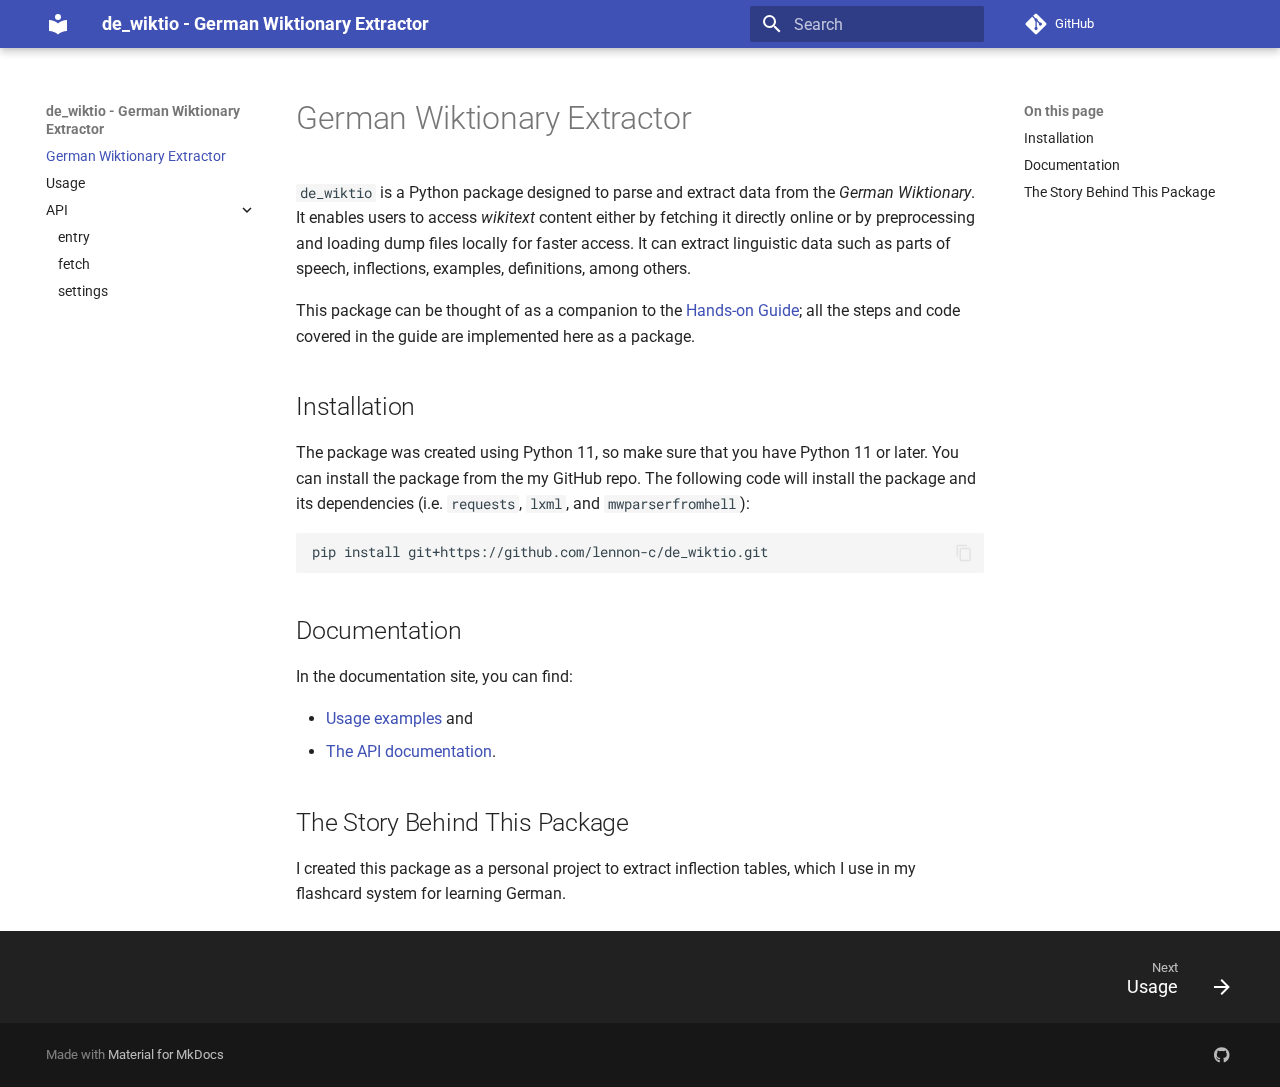
<file: index.html>
<!doctype html>
<html lang="en" class="no-js">
  <head>
    
      <meta charset="utf-8">
      <meta name="viewport" content="width=device-width,initial-scale=1">
      
      
      
      
      
        <link rel="next" href="usage/">
      
      
      <link rel="icon" href="assets/images/favicon.png">
      <meta name="generator" content="mkdocs-1.6.1, mkdocs-material-9.5.44">
    
    
      
        <title>de_wiktio - German Wiktionary Extractor</title>
      
    
    
      <link rel="stylesheet" href="assets/stylesheets/main.0253249f.min.css">
      
        
        <link rel="stylesheet" href="assets/stylesheets/palette.06af60db.min.css">
      
      


    
    
      
    
    
      
        
        
        <link rel="preconnect" href="https://fonts.gstatic.com" crossorigin>
        <link rel="stylesheet" href="https://fonts.googleapis.com/css?family=Roboto:300,300i,400,400i,700,700i%7CRoboto+Mono:400,400i,700,700i&display=fallback">
        <style>:root{--md-text-font:"Roboto";--md-code-font:"Roboto Mono"}</style>
      
    
    
      <link rel="stylesheet" href="assets/_markdown_exec_pyodide.css">
    
      <link rel="stylesheet" href="assets/_markdown_exec_ansi.css">
    
      <link rel="stylesheet" href="assets/_mkdocstrings.css">
    
      <link rel="stylesheet" href="css/mkdocstrings.css">
    
    <script>__md_scope=new URL(".",location),__md_hash=e=>[...e].reduce(((e,_)=>(e<<5)-e+_.charCodeAt(0)),0),__md_get=(e,_=localStorage,t=__md_scope)=>JSON.parse(_.getItem(t.pathname+"."+e)),__md_set=(e,_,t=localStorage,a=__md_scope)=>{try{t.setItem(a.pathname+"."+e,JSON.stringify(_))}catch(e){}}</script>
    
      

    
    
    
  </head>
  
  
    
    
    
    
    
    <body dir="ltr" data-md-color-scheme="default" data-md-color-primary="indigo" data-md-color-accent="indigo">
  
    
    <input class="md-toggle" data-md-toggle="drawer" type="checkbox" id="__drawer" autocomplete="off">
    <input class="md-toggle" data-md-toggle="search" type="checkbox" id="__search" autocomplete="off">
    <label class="md-overlay" for="__drawer"></label>
    <div data-md-component="skip">
      
        
        <a href="#installation" class="md-skip">
          Skip to content
        </a>
      
    </div>
    <div data-md-component="announce">
      
    </div>
    
    
      

  

<header class="md-header md-header--shadow" data-md-component="header">
  <nav class="md-header__inner md-grid" aria-label="Header">
    <a href="." title="de_wiktio - German Wiktionary Extractor" class="md-header__button md-logo" aria-label="de_wiktio - German Wiktionary Extractor" data-md-component="logo">
      
  
  <svg xmlns="http://www.w3.org/2000/svg" viewBox="0 0 24 24"><path d="M12 8a3 3 0 0 0 3-3 3 3 0 0 0-3-3 3 3 0 0 0-3 3 3 3 0 0 0 3 3m0 3.54C9.64 9.35 6.5 8 3 8v11c3.5 0 6.64 1.35 9 3.54 2.36-2.19 5.5-3.54 9-3.54V8c-3.5 0-6.64 1.35-9 3.54"/></svg>

    </a>
    <label class="md-header__button md-icon" for="__drawer">
      
      <svg xmlns="http://www.w3.org/2000/svg" viewBox="0 0 24 24"><path d="M3 6h18v2H3zm0 5h18v2H3zm0 5h18v2H3z"/></svg>
    </label>
    <div class="md-header__title" data-md-component="header-title">
      <div class="md-header__ellipsis">
        <div class="md-header__topic">
          <span class="md-ellipsis">
            de_wiktio - German Wiktionary Extractor
          </span>
        </div>
        <div class="md-header__topic" data-md-component="header-topic">
          <span class="md-ellipsis">
            
              German Wiktionary Extractor
            
          </span>
        </div>
      </div>
    </div>
    
      
    
    
    
    
      <label class="md-header__button md-icon" for="__search">
        
        <svg xmlns="http://www.w3.org/2000/svg" viewBox="0 0 24 24"><path d="M9.5 3A6.5 6.5 0 0 1 16 9.5c0 1.61-.59 3.09-1.56 4.23l.27.27h.79l5 5-1.5 1.5-5-5v-.79l-.27-.27A6.52 6.52 0 0 1 9.5 16 6.5 6.5 0 0 1 3 9.5 6.5 6.5 0 0 1 9.5 3m0 2C7 5 5 7 5 9.5S7 14 9.5 14 14 12 14 9.5 12 5 9.5 5"/></svg>
      </label>
      <div class="md-search" data-md-component="search" role="dialog">
  <label class="md-search__overlay" for="__search"></label>
  <div class="md-search__inner" role="search">
    <form class="md-search__form" name="search">
      <input type="text" class="md-search__input" name="query" aria-label="Search" placeholder="Search" autocapitalize="off" autocorrect="off" autocomplete="off" spellcheck="false" data-md-component="search-query" required>
      <label class="md-search__icon md-icon" for="__search">
        
        <svg xmlns="http://www.w3.org/2000/svg" viewBox="0 0 24 24"><path d="M9.5 3A6.5 6.5 0 0 1 16 9.5c0 1.61-.59 3.09-1.56 4.23l.27.27h.79l5 5-1.5 1.5-5-5v-.79l-.27-.27A6.52 6.52 0 0 1 9.5 16 6.5 6.5 0 0 1 3 9.5 6.5 6.5 0 0 1 9.5 3m0 2C7 5 5 7 5 9.5S7 14 9.5 14 14 12 14 9.5 12 5 9.5 5"/></svg>
        
        <svg xmlns="http://www.w3.org/2000/svg" viewBox="0 0 24 24"><path d="M20 11v2H8l5.5 5.5-1.42 1.42L4.16 12l7.92-7.92L13.5 5.5 8 11z"/></svg>
      </label>
      <nav class="md-search__options" aria-label="Search">
        
        <button type="reset" class="md-search__icon md-icon" title="Clear" aria-label="Clear" tabindex="-1">
          
          <svg xmlns="http://www.w3.org/2000/svg" viewBox="0 0 24 24"><path d="M19 6.41 17.59 5 12 10.59 6.41 5 5 6.41 10.59 12 5 17.59 6.41 19 12 13.41 17.59 19 19 17.59 13.41 12z"/></svg>
        </button>
      </nav>
      
        <div class="md-search__suggest" data-md-component="search-suggest"></div>
      
    </form>
    <div class="md-search__output">
      <div class="md-search__scrollwrap" tabindex="0" data-md-scrollfix>
        <div class="md-search-result" data-md-component="search-result">
          <div class="md-search-result__meta">
            Initializing search
          </div>
          <ol class="md-search-result__list" role="presentation"></ol>
        </div>
      </div>
    </div>
  </div>
</div>
    
    
      <div class="md-header__source">
        <a href="https://github.com/lennon-c/de_wiktio" title="Go to repository" class="md-source" data-md-component="source">
  <div class="md-source__icon md-icon">
    
    <svg xmlns="http://www.w3.org/2000/svg" viewBox="0 0 448 512"><!--! Font Awesome Free 6.6.0 by @fontawesome - https://fontawesome.com License - https://fontawesome.com/license/free (Icons: CC BY 4.0, Fonts: SIL OFL 1.1, Code: MIT License) Copyright 2024 Fonticons, Inc.--><path d="M439.55 236.05 244 40.45a28.87 28.87 0 0 0-40.81 0l-40.66 40.63 51.52 51.52c27.06-9.14 52.68 16.77 43.39 43.68l49.66 49.66c34.23-11.8 61.18 31 35.47 56.69-26.49 26.49-70.21-2.87-56-37.34L240.22 199v121.85c25.3 12.54 22.26 41.85 9.08 55a34.34 34.34 0 0 1-48.55 0c-17.57-17.6-11.07-46.91 11.25-56v-123c-20.8-8.51-24.6-30.74-18.64-45L142.57 101 8.45 235.14a28.86 28.86 0 0 0 0 40.81l195.61 195.6a28.86 28.86 0 0 0 40.8 0l194.69-194.69a28.86 28.86 0 0 0 0-40.81"/></svg>
  </div>
  <div class="md-source__repository">
    GitHub
  </div>
</a>
      </div>
    
  </nav>
  
</header>
    
    <div class="md-container" data-md-component="container">
      
      
        
          
        
      
      <main class="md-main" data-md-component="main">
        <div class="md-main__inner md-grid">
          
            
              
              <div class="md-sidebar md-sidebar--primary" data-md-component="sidebar" data-md-type="navigation" >
                <div class="md-sidebar__scrollwrap">
                  <div class="md-sidebar__inner">
                    



<nav class="md-nav md-nav--primary" aria-label="Navigation" data-md-level="0">
  <label class="md-nav__title" for="__drawer">
    <a href="." title="de_wiktio - German Wiktionary Extractor" class="md-nav__button md-logo" aria-label="de_wiktio - German Wiktionary Extractor" data-md-component="logo">
      
  
  <svg xmlns="http://www.w3.org/2000/svg" viewBox="0 0 24 24"><path d="M12 8a3 3 0 0 0 3-3 3 3 0 0 0-3-3 3 3 0 0 0-3 3 3 3 0 0 0 3 3m0 3.54C9.64 9.35 6.5 8 3 8v11c3.5 0 6.64 1.35 9 3.54 2.36-2.19 5.5-3.54 9-3.54V8c-3.5 0-6.64 1.35-9 3.54"/></svg>

    </a>
    de_wiktio - German Wiktionary Extractor
  </label>
  
    <div class="md-nav__source">
      <a href="https://github.com/lennon-c/de_wiktio" title="Go to repository" class="md-source" data-md-component="source">
  <div class="md-source__icon md-icon">
    
    <svg xmlns="http://www.w3.org/2000/svg" viewBox="0 0 448 512"><!--! Font Awesome Free 6.6.0 by @fontawesome - https://fontawesome.com License - https://fontawesome.com/license/free (Icons: CC BY 4.0, Fonts: SIL OFL 1.1, Code: MIT License) Copyright 2024 Fonticons, Inc.--><path d="M439.55 236.05 244 40.45a28.87 28.87 0 0 0-40.81 0l-40.66 40.63 51.52 51.52c27.06-9.14 52.68 16.77 43.39 43.68l49.66 49.66c34.23-11.8 61.18 31 35.47 56.69-26.49 26.49-70.21-2.87-56-37.34L240.22 199v121.85c25.3 12.54 22.26 41.85 9.08 55a34.34 34.34 0 0 1-48.55 0c-17.57-17.6-11.07-46.91 11.25-56v-123c-20.8-8.51-24.6-30.74-18.64-45L142.57 101 8.45 235.14a28.86 28.86 0 0 0 0 40.81l195.61 195.6a28.86 28.86 0 0 0 40.8 0l194.69-194.69a28.86 28.86 0 0 0 0-40.81"/></svg>
  </div>
  <div class="md-source__repository">
    GitHub
  </div>
</a>
    </div>
  
  <ul class="md-nav__list" data-md-scrollfix>
    
      
      
  
  
    
  
  
  
    <li class="md-nav__item md-nav__item--active">
      
      <input class="md-nav__toggle md-toggle" type="checkbox" id="__toc">
      
      
      
        <label class="md-nav__link md-nav__link--active" for="__toc">
          
  
  <span class="md-ellipsis">
    German Wiktionary Extractor
  </span>
  

          <span class="md-nav__icon md-icon"></span>
        </label>
      
      <a href="." class="md-nav__link md-nav__link--active">
        
  
  <span class="md-ellipsis">
    German Wiktionary Extractor
  </span>
  

      </a>
      
        

  

<nav class="md-nav md-nav--secondary" aria-label="On this page">
  
  
  
  
    <label class="md-nav__title" for="__toc">
      <span class="md-nav__icon md-icon"></span>
      On this page
    </label>
    <ul class="md-nav__list" data-md-component="toc" data-md-scrollfix>
      
        <li class="md-nav__item">
  <a href="#installation" class="md-nav__link">
    <span class="md-ellipsis">
      Installation
    </span>
  </a>
  
</li>
      
        <li class="md-nav__item">
  <a href="#documentation" class="md-nav__link">
    <span class="md-ellipsis">
      Documentation
    </span>
  </a>
  
</li>
      
        <li class="md-nav__item">
  <a href="#the-story-behind-this-package" class="md-nav__link">
    <span class="md-ellipsis">
      The Story Behind This Package
    </span>
  </a>
  
</li>
      
    </ul>
  
</nav>
      
    </li>
  

    
      
      
  
  
  
  
    <li class="md-nav__item">
      <a href="usage/" class="md-nav__link">
        
  
  <span class="md-ellipsis">
    Usage
  </span>
  

      </a>
    </li>
  

    
      
      
  
  
  
  
    
    
      
        
          
        
      
        
      
        
      
        
      
    
    
    
    <li class="md-nav__item md-nav__item--nested">
      
        
        
          
        
        <input class="md-nav__toggle md-toggle md-toggle--indeterminate" type="checkbox" id="__nav_3" >
        
          
          
          <div class="md-nav__link md-nav__container">
            <a href="API/" class="md-nav__link ">
              
  
  <span class="md-ellipsis">
    API
  </span>
  

            </a>
            
              
              <label class="md-nav__link " for="__nav_3" id="__nav_3_label" tabindex="0">
                <span class="md-nav__icon md-icon"></span>
              </label>
            
          </div>
        
        <nav class="md-nav" data-md-level="1" aria-labelledby="__nav_3_label" aria-expanded="false">
          <label class="md-nav__title" for="__nav_3">
            <span class="md-nav__icon md-icon"></span>
            API
          </label>
          <ul class="md-nav__list" data-md-scrollfix>
            
              
            
              
                
  
  
  
  
    <li class="md-nav__item">
      <a href="API/entry/" class="md-nav__link">
        
  
  <span class="md-ellipsis">
    entry
  </span>
  

      </a>
    </li>
  

              
            
              
                
  
  
  
  
    <li class="md-nav__item">
      <a href="API/fetch/" class="md-nav__link">
        
  
  <span class="md-ellipsis">
    fetch
  </span>
  

      </a>
    </li>
  

              
            
              
                
  
  
  
  
    <li class="md-nav__item">
      <a href="API/settings/" class="md-nav__link">
        
  
  <span class="md-ellipsis">
    settings
  </span>
  

      </a>
    </li>
  

              
            
          </ul>
        </nav>
      
    </li>
  

    
  </ul>
</nav>
                  </div>
                </div>
              </div>
            
            
              
              <div class="md-sidebar md-sidebar--secondary" data-md-component="sidebar" data-md-type="toc" >
                <div class="md-sidebar__scrollwrap">
                  <div class="md-sidebar__inner">
                    

  

<nav class="md-nav md-nav--secondary" aria-label="On this page">
  
  
  
  
    <label class="md-nav__title" for="__toc">
      <span class="md-nav__icon md-icon"></span>
      On this page
    </label>
    <ul class="md-nav__list" data-md-component="toc" data-md-scrollfix>
      
        <li class="md-nav__item">
  <a href="#installation" class="md-nav__link">
    <span class="md-ellipsis">
      Installation
    </span>
  </a>
  
</li>
      
        <li class="md-nav__item">
  <a href="#documentation" class="md-nav__link">
    <span class="md-ellipsis">
      Documentation
    </span>
  </a>
  
</li>
      
        <li class="md-nav__item">
  <a href="#the-story-behind-this-package" class="md-nav__link">
    <span class="md-ellipsis">
      The Story Behind This Package
    </span>
  </a>
  
</li>
      
    </ul>
  
</nav>
                  </div>
                </div>
              </div>
            
          
          
            <div class="md-content" data-md-component="content">
              <article class="md-content__inner md-typeset">
                
                  

  
  


  <h1>German Wiktionary Extractor</h1>

<p><code>de_wiktio</code> is a Python package designed to parse and extract data from the <em>German Wiktionary</em>. It enables users to access <em>wikitext</em> content either by fetching it directly online or by preprocessing and loading dump files locally for faster access. It can extract linguistic data such as parts of speech, inflections, examples, definitions, among others.</p>
<p>This package can be thought of as a companion to the <a href="https://lennon-c.github.io/python-wikitext-parser-guide">Hands-on Guide</a>; all the steps and code covered in the guide are implemented here as a package. </p>
<h2 id="installation">Installation<a class="headerlink" href="#installation" title="Permanent link">&para;</a></h2>
<p>The package was created using Python 11, so make sure that you have Python 11 or later. You can install the package from the my GitHub repo. The following code will install the package and its dependencies (i.e. <code>requests</code>, <code>lxml</code>, and <code>mwparserfromhell</code>):</p>
<div class="language-bash highlight"><pre><span></span><code>pip<span class="w"> </span>install<span class="w"> </span>git+https://github.com/lennon-c/de_wiktio.git
</code></pre></div>
<h2 id="documentation">Documentation<a class="headerlink" href="#documentation" title="Permanent link">&para;</a></h2>
<p>In the documentation site, you can find:</p>
<ul>
<li><a href="https://lennon-c.github.io/de_wiktio/usage/">Usage examples</a> and </li>
<li><a href="https://lennon-c.github.io/de_wiktio/API/">The API documentation</a>.  </li>
</ul>
<h2 id="the-story-behind-this-package">The Story Behind This Package<a class="headerlink" href="#the-story-behind-this-package" title="Permanent link">&para;</a></h2>
<p>I created this package as a personal project to extract inflection tables, which I use in my flashcard system for learning German.</p>












                
              </article>
            </div>
          
          
<script>var target=document.getElementById(location.hash.slice(1));target&&target.name&&(target.checked=target.name.startsWith("__tabbed_"))</script>
        </div>
        
          <button type="button" class="md-top md-icon" data-md-component="top" hidden>
  
  <svg xmlns="http://www.w3.org/2000/svg" viewBox="0 0 24 24"><path d="M13 20h-2V8l-5.5 5.5-1.42-1.42L12 4.16l7.92 7.92-1.42 1.42L13 8z"/></svg>
  Back to top
</button>
        
      </main>
      
        <footer class="md-footer">
  
    
      
      <nav class="md-footer__inner md-grid" aria-label="Footer" >
        
        
          
          <a href="usage/" class="md-footer__link md-footer__link--next" aria-label="Next: Usage">
            <div class="md-footer__title">
              <span class="md-footer__direction">
                Next
              </span>
              <div class="md-ellipsis">
                Usage
              </div>
            </div>
            <div class="md-footer__button md-icon">
              
              <svg xmlns="http://www.w3.org/2000/svg" viewBox="0 0 24 24"><path d="M4 11v2h12l-5.5 5.5 1.42 1.42L19.84 12l-7.92-7.92L10.5 5.5 16 11z"/></svg>
            </div>
          </a>
        
      </nav>
    
  
  <div class="md-footer-meta md-typeset">
    <div class="md-footer-meta__inner md-grid">
      <div class="md-copyright">
  
  
    Made with
    <a href="https://squidfunk.github.io/mkdocs-material/" target="_blank" rel="noopener">
      Material for MkDocs
    </a>
  
</div>
      
        <div class="md-social">
  
    
    
    
    
      
      
    
    <a href="https://github.com/lennon-c" target="_blank" rel="noopener" title="github.com" class="md-social__link">
      <svg xmlns="http://www.w3.org/2000/svg" viewBox="0 0 496 512"><!--! Font Awesome Free 6.6.0 by @fontawesome - https://fontawesome.com License - https://fontawesome.com/license/free (Icons: CC BY 4.0, Fonts: SIL OFL 1.1, Code: MIT License) Copyright 2024 Fonticons, Inc.--><path d="M165.9 397.4c0 2-2.3 3.6-5.2 3.6-3.3.3-5.6-1.3-5.6-3.6 0-2 2.3-3.6 5.2-3.6 3-.3 5.6 1.3 5.6 3.6m-31.1-4.5c-.7 2 1.3 4.3 4.3 4.9 2.6 1 5.6 0 6.2-2s-1.3-4.3-4.3-5.2c-2.6-.7-5.5.3-6.2 2.3m44.2-1.7c-2.9.7-4.9 2.6-4.6 4.9.3 2 2.9 3.3 5.9 2.6 2.9-.7 4.9-2.6 4.6-4.6-.3-1.9-3-3.2-5.9-2.9M244.8 8C106.1 8 0 113.3 0 252c0 110.9 69.8 205.8 169.5 239.2 12.8 2.3 17.3-5.6 17.3-12.1 0-6.2-.3-40.4-.3-61.4 0 0-70 15-84.7-29.8 0 0-11.4-29.1-27.8-36.6 0 0-22.9-15.7 1.6-15.4 0 0 24.9 2 38.6 25.8 21.9 38.6 58.6 27.5 72.9 20.9 2.3-16 8.8-27.1 16-33.7-55.9-6.2-112.3-14.3-112.3-110.5 0-27.5 7.6-41.3 23.6-58.9-2.6-6.5-11.1-33.3 2.6-67.9 20.9-6.5 69 27 69 27 20-5.6 41.5-8.5 62.8-8.5s42.8 2.9 62.8 8.5c0 0 48.1-33.6 69-27 13.7 34.7 5.2 61.4 2.6 67.9 16 17.7 25.8 31.5 25.8 58.9 0 96.5-58.9 104.2-114.8 110.5 9.2 7.9 17 22.9 17 46.4 0 33.7-.3 75.4-.3 83.6 0 6.5 4.6 14.4 17.3 12.1C428.2 457.8 496 362.9 496 252 496 113.3 383.5 8 244.8 8M97.2 352.9c-1.3 1-1 3.3.7 5.2 1.6 1.6 3.9 2.3 5.2 1 1.3-1 1-3.3-.7-5.2-1.6-1.6-3.9-2.3-5.2-1m-10.8-8.1c-.7 1.3.3 2.9 2.3 3.9 1.6 1 3.6.7 4.3-.7.7-1.3-.3-2.9-2.3-3.9-2-.6-3.6-.3-4.3.7m32.4 35.6c-1.6 1.3-1 4.3 1.3 6.2 2.3 2.3 5.2 2.6 6.5 1 1.3-1.3.7-4.3-1.3-6.2-2.2-2.3-5.2-2.6-6.5-1m-11.4-14.7c-1.6 1-1.6 3.6 0 5.9s4.3 3.3 5.6 2.3c1.6-1.3 1.6-3.9 0-6.2-1.4-2.3-4-3.3-5.6-2"/></svg>
    </a>
  
</div>
      
    </div>
  </div>
</footer>
      
    </div>
    <div class="md-dialog" data-md-component="dialog">
      <div class="md-dialog__inner md-typeset"></div>
    </div>
    
    
    <script id="__config" type="application/json">{"base": ".", "features": ["content.code.copy", "navigation.expand", "navigation.footer", "navigation.indexes", "toc.follow", "search.suggest", "search.highlight", "navigation.top"], "search": "assets/javascripts/workers/search.6ce7567c.min.js", "translations": {"clipboard.copied": "Copied to clipboard", "clipboard.copy": "Copy to clipboard", "search.result.more.one": "1 more on this page", "search.result.more.other": "# more on this page", "search.result.none": "No matching documents", "search.result.one": "1 matching document", "search.result.other": "# matching documents", "search.result.placeholder": "Type to start searching", "search.result.term.missing": "Missing", "select.version": "Select version"}}</script>
    
    
      <script src="assets/javascripts/bundle.83f73b43.min.js"></script>
      
        <script src="assets/_markdown_exec_pyodide.js"></script>
      
        <script src="js/open_in_new_tab.js"></script>
      
    
  </body>
</html>
</file>
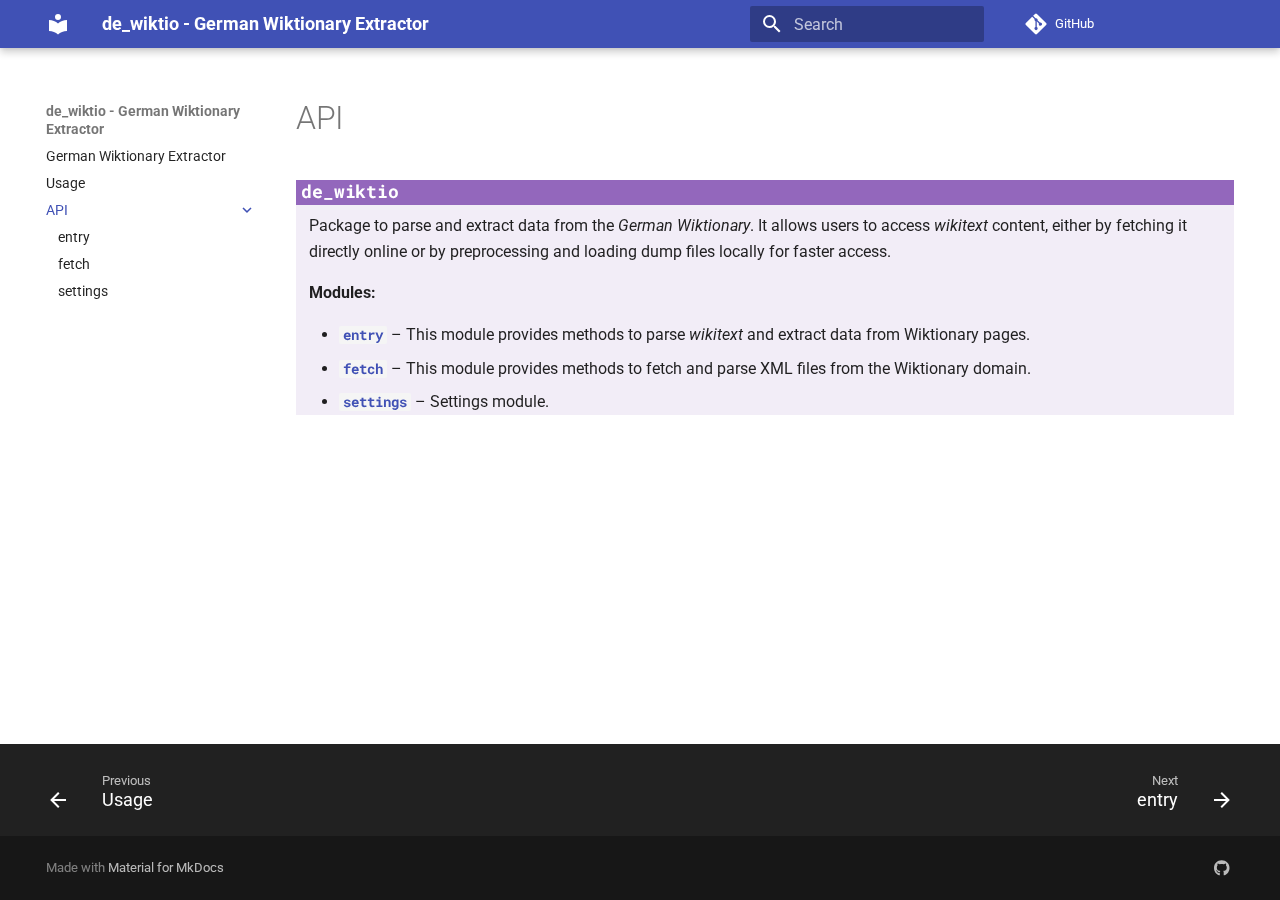
<file: API/index.html>
<!doctype html>
<html lang="en" class="no-js">
  <head>
    
      <meta charset="utf-8">
      <meta name="viewport" content="width=device-width,initial-scale=1">
      
      
      
      
        <link rel="prev" href="../usage/">
      
      
        <link rel="next" href="entry/">
      
      
      <link rel="icon" href="../assets/images/favicon.png">
      <meta name="generator" content="mkdocs-1.6.1, mkdocs-material-9.5.44">
    
    
      
        <title>API - de_wiktio - German Wiktionary Extractor</title>
      
    
    
      <link rel="stylesheet" href="../assets/stylesheets/main.0253249f.min.css">
      
        
        <link rel="stylesheet" href="../assets/stylesheets/palette.06af60db.min.css">
      
      


    
    
      
    
    
      
        
        
        <link rel="preconnect" href="https://fonts.gstatic.com" crossorigin>
        <link rel="stylesheet" href="https://fonts.googleapis.com/css?family=Roboto:300,300i,400,400i,700,700i%7CRoboto+Mono:400,400i,700,700i&display=fallback">
        <style>:root{--md-text-font:"Roboto";--md-code-font:"Roboto Mono"}</style>
      
    
    
      <link rel="stylesheet" href="../assets/_markdown_exec_pyodide.css">
    
      <link rel="stylesheet" href="../assets/_markdown_exec_ansi.css">
    
      <link rel="stylesheet" href="../assets/_mkdocstrings.css">
    
      <link rel="stylesheet" href="../css/mkdocstrings.css">
    
    <script>__md_scope=new URL("..",location),__md_hash=e=>[...e].reduce(((e,_)=>(e<<5)-e+_.charCodeAt(0)),0),__md_get=(e,_=localStorage,t=__md_scope)=>JSON.parse(_.getItem(t.pathname+"."+e)),__md_set=(e,_,t=localStorage,a=__md_scope)=>{try{t.setItem(a.pathname+"."+e,JSON.stringify(_))}catch(e){}}</script>
    
      

    
    
    
  </head>
  
  
    
    
    
    
    
    <body dir="ltr" data-md-color-scheme="default" data-md-color-primary="indigo" data-md-color-accent="indigo">
  
    
    <input class="md-toggle" data-md-toggle="drawer" type="checkbox" id="__drawer" autocomplete="off">
    <input class="md-toggle" data-md-toggle="search" type="checkbox" id="__search" autocomplete="off">
    <label class="md-overlay" for="__drawer"></label>
    <div data-md-component="skip">
      
        
        <a href="#de_wiktio" class="md-skip">
          Skip to content
        </a>
      
    </div>
    <div data-md-component="announce">
      
    </div>
    
    
      

  

<header class="md-header md-header--shadow" data-md-component="header">
  <nav class="md-header__inner md-grid" aria-label="Header">
    <a href=".." title="de_wiktio - German Wiktionary Extractor" class="md-header__button md-logo" aria-label="de_wiktio - German Wiktionary Extractor" data-md-component="logo">
      
  
  <svg xmlns="http://www.w3.org/2000/svg" viewBox="0 0 24 24"><path d="M12 8a3 3 0 0 0 3-3 3 3 0 0 0-3-3 3 3 0 0 0-3 3 3 3 0 0 0 3 3m0 3.54C9.64 9.35 6.5 8 3 8v11c3.5 0 6.64 1.35 9 3.54 2.36-2.19 5.5-3.54 9-3.54V8c-3.5 0-6.64 1.35-9 3.54"/></svg>

    </a>
    <label class="md-header__button md-icon" for="__drawer">
      
      <svg xmlns="http://www.w3.org/2000/svg" viewBox="0 0 24 24"><path d="M3 6h18v2H3zm0 5h18v2H3zm0 5h18v2H3z"/></svg>
    </label>
    <div class="md-header__title" data-md-component="header-title">
      <div class="md-header__ellipsis">
        <div class="md-header__topic">
          <span class="md-ellipsis">
            de_wiktio - German Wiktionary Extractor
          </span>
        </div>
        <div class="md-header__topic" data-md-component="header-topic">
          <span class="md-ellipsis">
            
              API
            
          </span>
        </div>
      </div>
    </div>
    
      
    
    
    
    
      <label class="md-header__button md-icon" for="__search">
        
        <svg xmlns="http://www.w3.org/2000/svg" viewBox="0 0 24 24"><path d="M9.5 3A6.5 6.5 0 0 1 16 9.5c0 1.61-.59 3.09-1.56 4.23l.27.27h.79l5 5-1.5 1.5-5-5v-.79l-.27-.27A6.52 6.52 0 0 1 9.5 16 6.5 6.5 0 0 1 3 9.5 6.5 6.5 0 0 1 9.5 3m0 2C7 5 5 7 5 9.5S7 14 9.5 14 14 12 14 9.5 12 5 9.5 5"/></svg>
      </label>
      <div class="md-search" data-md-component="search" role="dialog">
  <label class="md-search__overlay" for="__search"></label>
  <div class="md-search__inner" role="search">
    <form class="md-search__form" name="search">
      <input type="text" class="md-search__input" name="query" aria-label="Search" placeholder="Search" autocapitalize="off" autocorrect="off" autocomplete="off" spellcheck="false" data-md-component="search-query" required>
      <label class="md-search__icon md-icon" for="__search">
        
        <svg xmlns="http://www.w3.org/2000/svg" viewBox="0 0 24 24"><path d="M9.5 3A6.5 6.5 0 0 1 16 9.5c0 1.61-.59 3.09-1.56 4.23l.27.27h.79l5 5-1.5 1.5-5-5v-.79l-.27-.27A6.52 6.52 0 0 1 9.5 16 6.5 6.5 0 0 1 3 9.5 6.5 6.5 0 0 1 9.5 3m0 2C7 5 5 7 5 9.5S7 14 9.5 14 14 12 14 9.5 12 5 9.5 5"/></svg>
        
        <svg xmlns="http://www.w3.org/2000/svg" viewBox="0 0 24 24"><path d="M20 11v2H8l5.5 5.5-1.42 1.42L4.16 12l7.92-7.92L13.5 5.5 8 11z"/></svg>
      </label>
      <nav class="md-search__options" aria-label="Search">
        
        <button type="reset" class="md-search__icon md-icon" title="Clear" aria-label="Clear" tabindex="-1">
          
          <svg xmlns="http://www.w3.org/2000/svg" viewBox="0 0 24 24"><path d="M19 6.41 17.59 5 12 10.59 6.41 5 5 6.41 10.59 12 5 17.59 6.41 19 12 13.41 17.59 19 19 17.59 13.41 12z"/></svg>
        </button>
      </nav>
      
        <div class="md-search__suggest" data-md-component="search-suggest"></div>
      
    </form>
    <div class="md-search__output">
      <div class="md-search__scrollwrap" tabindex="0" data-md-scrollfix>
        <div class="md-search-result" data-md-component="search-result">
          <div class="md-search-result__meta">
            Initializing search
          </div>
          <ol class="md-search-result__list" role="presentation"></ol>
        </div>
      </div>
    </div>
  </div>
</div>
    
    
      <div class="md-header__source">
        <a href="https://github.com/lennon-c/de_wiktio" title="Go to repository" class="md-source" data-md-component="source">
  <div class="md-source__icon md-icon">
    
    <svg xmlns="http://www.w3.org/2000/svg" viewBox="0 0 448 512"><!--! Font Awesome Free 6.6.0 by @fontawesome - https://fontawesome.com License - https://fontawesome.com/license/free (Icons: CC BY 4.0, Fonts: SIL OFL 1.1, Code: MIT License) Copyright 2024 Fonticons, Inc.--><path d="M439.55 236.05 244 40.45a28.87 28.87 0 0 0-40.81 0l-40.66 40.63 51.52 51.52c27.06-9.14 52.68 16.77 43.39 43.68l49.66 49.66c34.23-11.8 61.18 31 35.47 56.69-26.49 26.49-70.21-2.87-56-37.34L240.22 199v121.85c25.3 12.54 22.26 41.85 9.08 55a34.34 34.34 0 0 1-48.55 0c-17.57-17.6-11.07-46.91 11.25-56v-123c-20.8-8.51-24.6-30.74-18.64-45L142.57 101 8.45 235.14a28.86 28.86 0 0 0 0 40.81l195.61 195.6a28.86 28.86 0 0 0 40.8 0l194.69-194.69a28.86 28.86 0 0 0 0-40.81"/></svg>
  </div>
  <div class="md-source__repository">
    GitHub
  </div>
</a>
      </div>
    
  </nav>
  
</header>
    
    <div class="md-container" data-md-component="container">
      
      
        
          
        
      
      <main class="md-main" data-md-component="main">
        <div class="md-main__inner md-grid">
          
            
              
                
              
              <div class="md-sidebar md-sidebar--primary" data-md-component="sidebar" data-md-type="navigation" >
                <div class="md-sidebar__scrollwrap">
                  <div class="md-sidebar__inner">
                    



<nav class="md-nav md-nav--primary" aria-label="Navigation" data-md-level="0">
  <label class="md-nav__title" for="__drawer">
    <a href=".." title="de_wiktio - German Wiktionary Extractor" class="md-nav__button md-logo" aria-label="de_wiktio - German Wiktionary Extractor" data-md-component="logo">
      
  
  <svg xmlns="http://www.w3.org/2000/svg" viewBox="0 0 24 24"><path d="M12 8a3 3 0 0 0 3-3 3 3 0 0 0-3-3 3 3 0 0 0-3 3 3 3 0 0 0 3 3m0 3.54C9.64 9.35 6.5 8 3 8v11c3.5 0 6.64 1.35 9 3.54 2.36-2.19 5.5-3.54 9-3.54V8c-3.5 0-6.64 1.35-9 3.54"/></svg>

    </a>
    de_wiktio - German Wiktionary Extractor
  </label>
  
    <div class="md-nav__source">
      <a href="https://github.com/lennon-c/de_wiktio" title="Go to repository" class="md-source" data-md-component="source">
  <div class="md-source__icon md-icon">
    
    <svg xmlns="http://www.w3.org/2000/svg" viewBox="0 0 448 512"><!--! Font Awesome Free 6.6.0 by @fontawesome - https://fontawesome.com License - https://fontawesome.com/license/free (Icons: CC BY 4.0, Fonts: SIL OFL 1.1, Code: MIT License) Copyright 2024 Fonticons, Inc.--><path d="M439.55 236.05 244 40.45a28.87 28.87 0 0 0-40.81 0l-40.66 40.63 51.52 51.52c27.06-9.14 52.68 16.77 43.39 43.68l49.66 49.66c34.23-11.8 61.18 31 35.47 56.69-26.49 26.49-70.21-2.87-56-37.34L240.22 199v121.85c25.3 12.54 22.26 41.85 9.08 55a34.34 34.34 0 0 1-48.55 0c-17.57-17.6-11.07-46.91 11.25-56v-123c-20.8-8.51-24.6-30.74-18.64-45L142.57 101 8.45 235.14a28.86 28.86 0 0 0 0 40.81l195.61 195.6a28.86 28.86 0 0 0 40.8 0l194.69-194.69a28.86 28.86 0 0 0 0-40.81"/></svg>
  </div>
  <div class="md-source__repository">
    GitHub
  </div>
</a>
    </div>
  
  <ul class="md-nav__list" data-md-scrollfix>
    
      
      
  
  
  
  
    <li class="md-nav__item">
      <a href=".." class="md-nav__link">
        
  
  <span class="md-ellipsis">
    German Wiktionary Extractor
  </span>
  

      </a>
    </li>
  

    
      
      
  
  
  
  
    <li class="md-nav__item">
      <a href="../usage/" class="md-nav__link">
        
  
  <span class="md-ellipsis">
    Usage
  </span>
  

      </a>
    </li>
  

    
      
      
  
  
    
  
  
  
    
    
      
        
          
        
      
        
      
        
      
        
      
    
    
    
    <li class="md-nav__item md-nav__item--active md-nav__item--nested">
      
        
        
        <input class="md-nav__toggle md-toggle " type="checkbox" id="__nav_3" checked>
        
          
          
          <div class="md-nav__link md-nav__container">
            <a href="./" class="md-nav__link md-nav__link--active">
              
  
  <span class="md-ellipsis">
    API
  </span>
  

            </a>
            
              
              <label class="md-nav__link md-nav__link--active" for="__nav_3" id="__nav_3_label" tabindex="0">
                <span class="md-nav__icon md-icon"></span>
              </label>
            
          </div>
        
        <nav class="md-nav" data-md-level="1" aria-labelledby="__nav_3_label" aria-expanded="true">
          <label class="md-nav__title" for="__nav_3">
            <span class="md-nav__icon md-icon"></span>
            API
          </label>
          <ul class="md-nav__list" data-md-scrollfix>
            
              
            
              
                
  
  
  
  
    <li class="md-nav__item">
      <a href="entry/" class="md-nav__link">
        
  
  <span class="md-ellipsis">
    entry
  </span>
  

      </a>
    </li>
  

              
            
              
                
  
  
  
  
    <li class="md-nav__item">
      <a href="fetch/" class="md-nav__link">
        
  
  <span class="md-ellipsis">
    fetch
  </span>
  

      </a>
    </li>
  

              
            
              
                
  
  
  
  
    <li class="md-nav__item">
      <a href="settings/" class="md-nav__link">
        
  
  <span class="md-ellipsis">
    settings
  </span>
  

      </a>
    </li>
  

              
            
          </ul>
        </nav>
      
    </li>
  

    
  </ul>
</nav>
                  </div>
                </div>
              </div>
            
            
              
                
              
              <div class="md-sidebar md-sidebar--secondary" data-md-component="sidebar" data-md-type="toc" hidden>
                <div class="md-sidebar__scrollwrap">
                  <div class="md-sidebar__inner">
                    

  

<nav class="md-nav md-nav--secondary" aria-label="On this page">
  
  
  
  
    <label class="md-nav__title" for="__toc">
      <span class="md-nav__icon md-icon"></span>
      On this page
    </label>
    <ul class="md-nav__list" data-md-component="toc" data-md-scrollfix>
      
        <li class="md-nav__item">
  <a href="#de_wiktio" class="md-nav__link">
    <span class="md-ellipsis">
      <code class="doc-symbol doc-symbol-toc doc-symbol-module"></code>&nbsp;de_wiktio
    </span>
  </a>
  
</li>
      
    </ul>
  
</nav>
                  </div>
                </div>
              </div>
            
          
          
            <div class="md-content" data-md-component="content">
              <article class="md-content__inner md-typeset">
                
                  

  
  


  <h1>API</h1>

<div class="doc doc-object doc-module">



<h2 id="de_wiktio" class="doc doc-heading">
            <code>de_wiktio</code>


<a href="#de_wiktio" class="headerlink" title="Permanent link">&para;</a></h2>

    <div class="doc doc-contents first">

        <p>Package to parse and extract data from the <em>German Wiktionary</em>. It allows users to access <em>wikitext</em> content, either by fetching it directly online or by preprocessing and loading dump files locally for faster access.</p>





<p><span class="doc-section-title">Modules:</span></p>
    <ul>
        <li class="doc-section-item field-body">
          <b><code><a class="autorefs autorefs-internal" title="de_wiktio.entry" href="entry/#de_wiktio.entry">entry</a></code></b>
          –
          <div class="doc-md-description">
            <p>This module provides methods to parse <em>wikitext</em> and extract data from Wiktionary pages.</p>
          </div>
        </li>
        <li class="doc-section-item field-body">
          <b><code><a class="autorefs autorefs-internal" title="de_wiktio.fetch" href="fetch/#de_wiktio.fetch">fetch</a></code></b>
          –
          <div class="doc-md-description">
            <p>This module provides methods to fetch and parse XML files from the Wiktionary domain.</p>
          </div>
        </li>
        <li class="doc-section-item field-body">
          <b><code><a class="autorefs autorefs-internal" title="de_wiktio.settings" href="settings/#de_wiktio.settings">settings</a></code></b>
          –
          <div class="doc-md-description">
            <p>Settings module.</p>
          </div>
        </li>
    </ul>









  <div class="doc doc-children">











  </div>

    </div>

</div>







  
  




  



                
              </article>
            </div>
          
          
<script>var target=document.getElementById(location.hash.slice(1));target&&target.name&&(target.checked=target.name.startsWith("__tabbed_"))</script>
        </div>
        
          <button type="button" class="md-top md-icon" data-md-component="top" hidden>
  
  <svg xmlns="http://www.w3.org/2000/svg" viewBox="0 0 24 24"><path d="M13 20h-2V8l-5.5 5.5-1.42-1.42L12 4.16l7.92 7.92-1.42 1.42L13 8z"/></svg>
  Back to top
</button>
        
      </main>
      
        <footer class="md-footer">
  
    
      
        
      
      <nav class="md-footer__inner md-grid" aria-label="Footer" >
        
          
          <a href="../usage/" class="md-footer__link md-footer__link--prev" aria-label="Previous: Usage">
            <div class="md-footer__button md-icon">
              
              <svg xmlns="http://www.w3.org/2000/svg" viewBox="0 0 24 24"><path d="M20 11v2H8l5.5 5.5-1.42 1.42L4.16 12l7.92-7.92L13.5 5.5 8 11z"/></svg>
            </div>
            <div class="md-footer__title">
              <span class="md-footer__direction">
                Previous
              </span>
              <div class="md-ellipsis">
                Usage
              </div>
            </div>
          </a>
        
        
          
          <a href="entry/" class="md-footer__link md-footer__link--next" aria-label="Next: entry">
            <div class="md-footer__title">
              <span class="md-footer__direction">
                Next
              </span>
              <div class="md-ellipsis">
                entry
              </div>
            </div>
            <div class="md-footer__button md-icon">
              
              <svg xmlns="http://www.w3.org/2000/svg" viewBox="0 0 24 24"><path d="M4 11v2h12l-5.5 5.5 1.42 1.42L19.84 12l-7.92-7.92L10.5 5.5 16 11z"/></svg>
            </div>
          </a>
        
      </nav>
    
  
  <div class="md-footer-meta md-typeset">
    <div class="md-footer-meta__inner md-grid">
      <div class="md-copyright">
  
  
    Made with
    <a href="https://squidfunk.github.io/mkdocs-material/" target="_blank" rel="noopener">
      Material for MkDocs
    </a>
  
</div>
      
        <div class="md-social">
  
    
    
    
    
      
      
    
    <a href="https://github.com/lennon-c" target="_blank" rel="noopener" title="github.com" class="md-social__link">
      <svg xmlns="http://www.w3.org/2000/svg" viewBox="0 0 496 512"><!--! Font Awesome Free 6.6.0 by @fontawesome - https://fontawesome.com License - https://fontawesome.com/license/free (Icons: CC BY 4.0, Fonts: SIL OFL 1.1, Code: MIT License) Copyright 2024 Fonticons, Inc.--><path d="M165.9 397.4c0 2-2.3 3.6-5.2 3.6-3.3.3-5.6-1.3-5.6-3.6 0-2 2.3-3.6 5.2-3.6 3-.3 5.6 1.3 5.6 3.6m-31.1-4.5c-.7 2 1.3 4.3 4.3 4.9 2.6 1 5.6 0 6.2-2s-1.3-4.3-4.3-5.2c-2.6-.7-5.5.3-6.2 2.3m44.2-1.7c-2.9.7-4.9 2.6-4.6 4.9.3 2 2.9 3.3 5.9 2.6 2.9-.7 4.9-2.6 4.6-4.6-.3-1.9-3-3.2-5.9-2.9M244.8 8C106.1 8 0 113.3 0 252c0 110.9 69.8 205.8 169.5 239.2 12.8 2.3 17.3-5.6 17.3-12.1 0-6.2-.3-40.4-.3-61.4 0 0-70 15-84.7-29.8 0 0-11.4-29.1-27.8-36.6 0 0-22.9-15.7 1.6-15.4 0 0 24.9 2 38.6 25.8 21.9 38.6 58.6 27.5 72.9 20.9 2.3-16 8.8-27.1 16-33.7-55.9-6.2-112.3-14.3-112.3-110.5 0-27.5 7.6-41.3 23.6-58.9-2.6-6.5-11.1-33.3 2.6-67.9 20.9-6.5 69 27 69 27 20-5.6 41.5-8.5 62.8-8.5s42.8 2.9 62.8 8.5c0 0 48.1-33.6 69-27 13.7 34.7 5.2 61.4 2.6 67.9 16 17.7 25.8 31.5 25.8 58.9 0 96.5-58.9 104.2-114.8 110.5 9.2 7.9 17 22.9 17 46.4 0 33.7-.3 75.4-.3 83.6 0 6.5 4.6 14.4 17.3 12.1C428.2 457.8 496 362.9 496 252 496 113.3 383.5 8 244.8 8M97.2 352.9c-1.3 1-1 3.3.7 5.2 1.6 1.6 3.9 2.3 5.2 1 1.3-1 1-3.3-.7-5.2-1.6-1.6-3.9-2.3-5.2-1m-10.8-8.1c-.7 1.3.3 2.9 2.3 3.9 1.6 1 3.6.7 4.3-.7.7-1.3-.3-2.9-2.3-3.9-2-.6-3.6-.3-4.3.7m32.4 35.6c-1.6 1.3-1 4.3 1.3 6.2 2.3 2.3 5.2 2.6 6.5 1 1.3-1.3.7-4.3-1.3-6.2-2.2-2.3-5.2-2.6-6.5-1m-11.4-14.7c-1.6 1-1.6 3.6 0 5.9s4.3 3.3 5.6 2.3c1.6-1.3 1.6-3.9 0-6.2-1.4-2.3-4-3.3-5.6-2"/></svg>
    </a>
  
</div>
      
    </div>
  </div>
</footer>
      
    </div>
    <div class="md-dialog" data-md-component="dialog">
      <div class="md-dialog__inner md-typeset"></div>
    </div>
    
    
    <script id="__config" type="application/json">{"base": "..", "features": ["content.code.copy", "navigation.expand", "navigation.footer", "navigation.indexes", "toc.follow", "search.suggest", "search.highlight", "navigation.top"], "search": "../assets/javascripts/workers/search.6ce7567c.min.js", "translations": {"clipboard.copied": "Copied to clipboard", "clipboard.copy": "Copy to clipboard", "search.result.more.one": "1 more on this page", "search.result.more.other": "# more on this page", "search.result.none": "No matching documents", "search.result.one": "1 matching document", "search.result.other": "# matching documents", "search.result.placeholder": "Type to start searching", "search.result.term.missing": "Missing", "select.version": "Select version"}}</script>
    
    
      <script src="../assets/javascripts/bundle.83f73b43.min.js"></script>
      
        <script src="../assets/_markdown_exec_pyodide.js"></script>
      
        <script src="../js/open_in_new_tab.js"></script>
      
    
  </body>
</html>
</file>
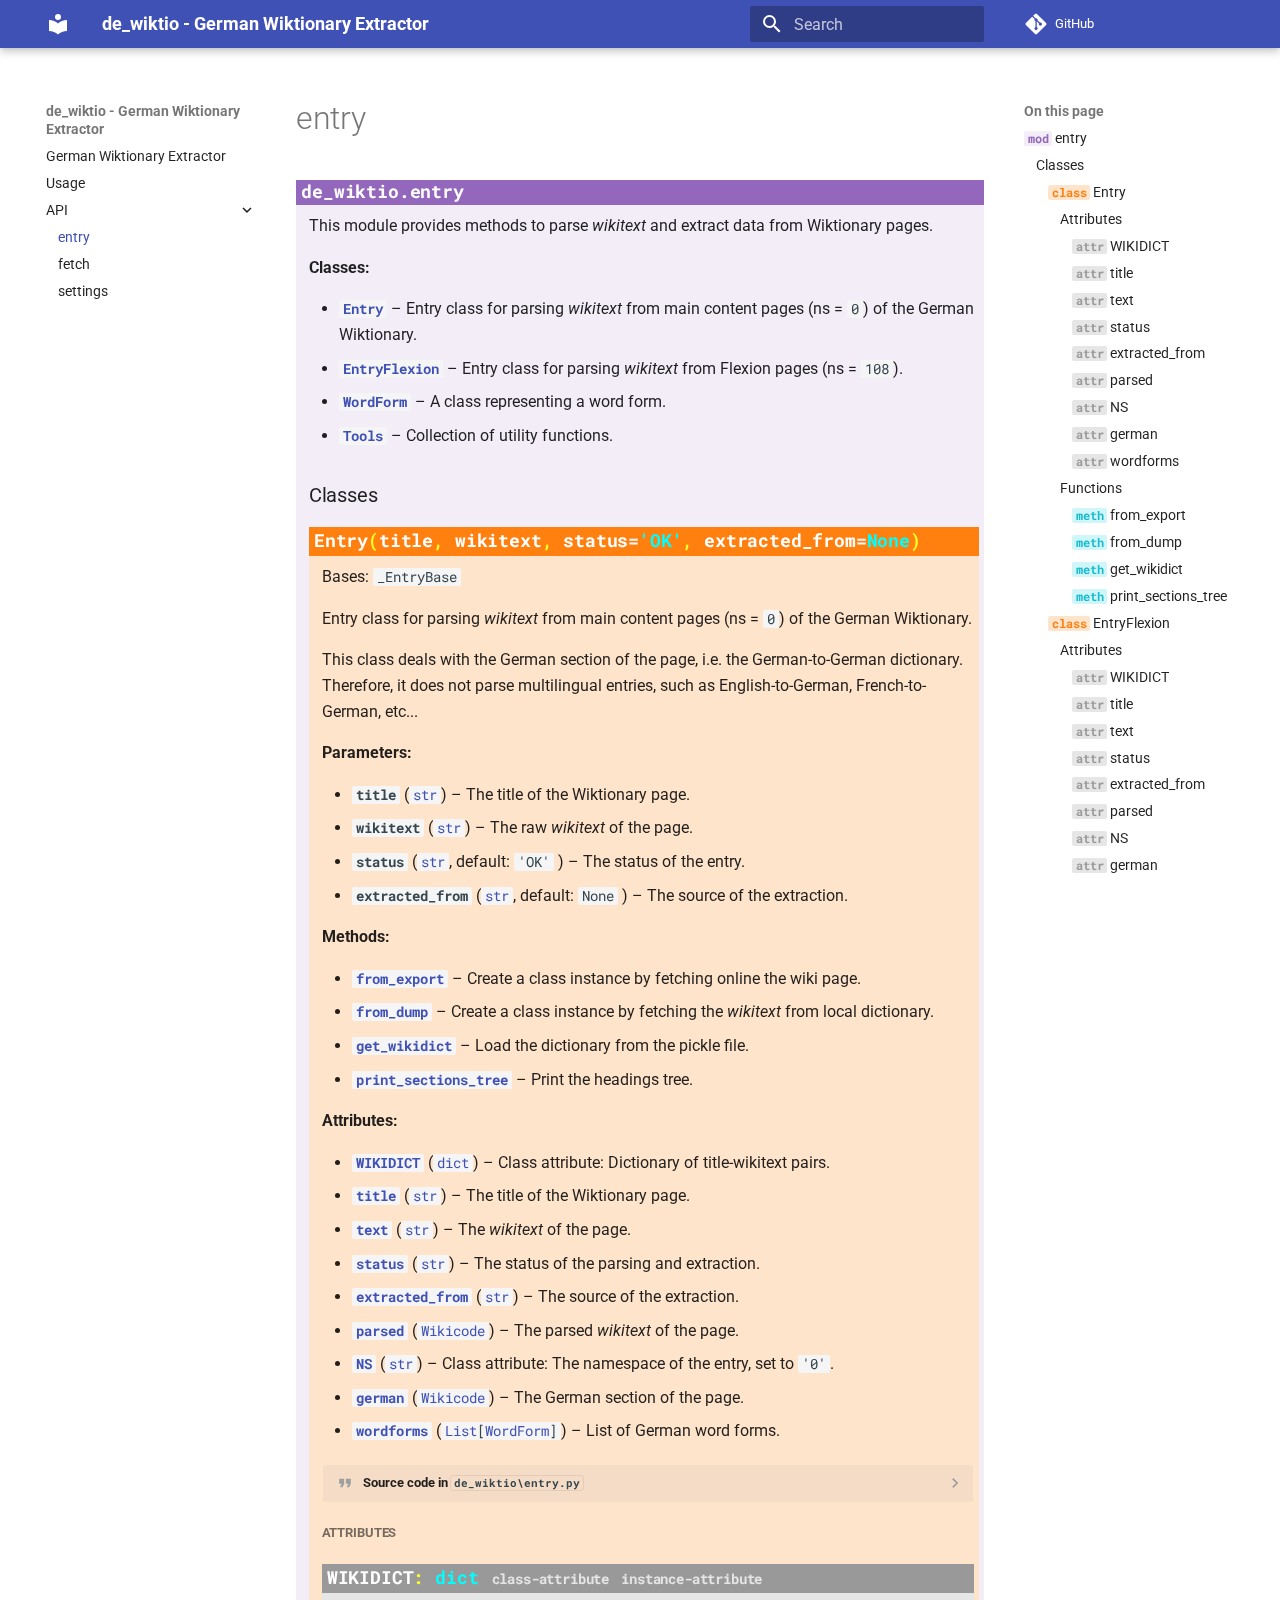
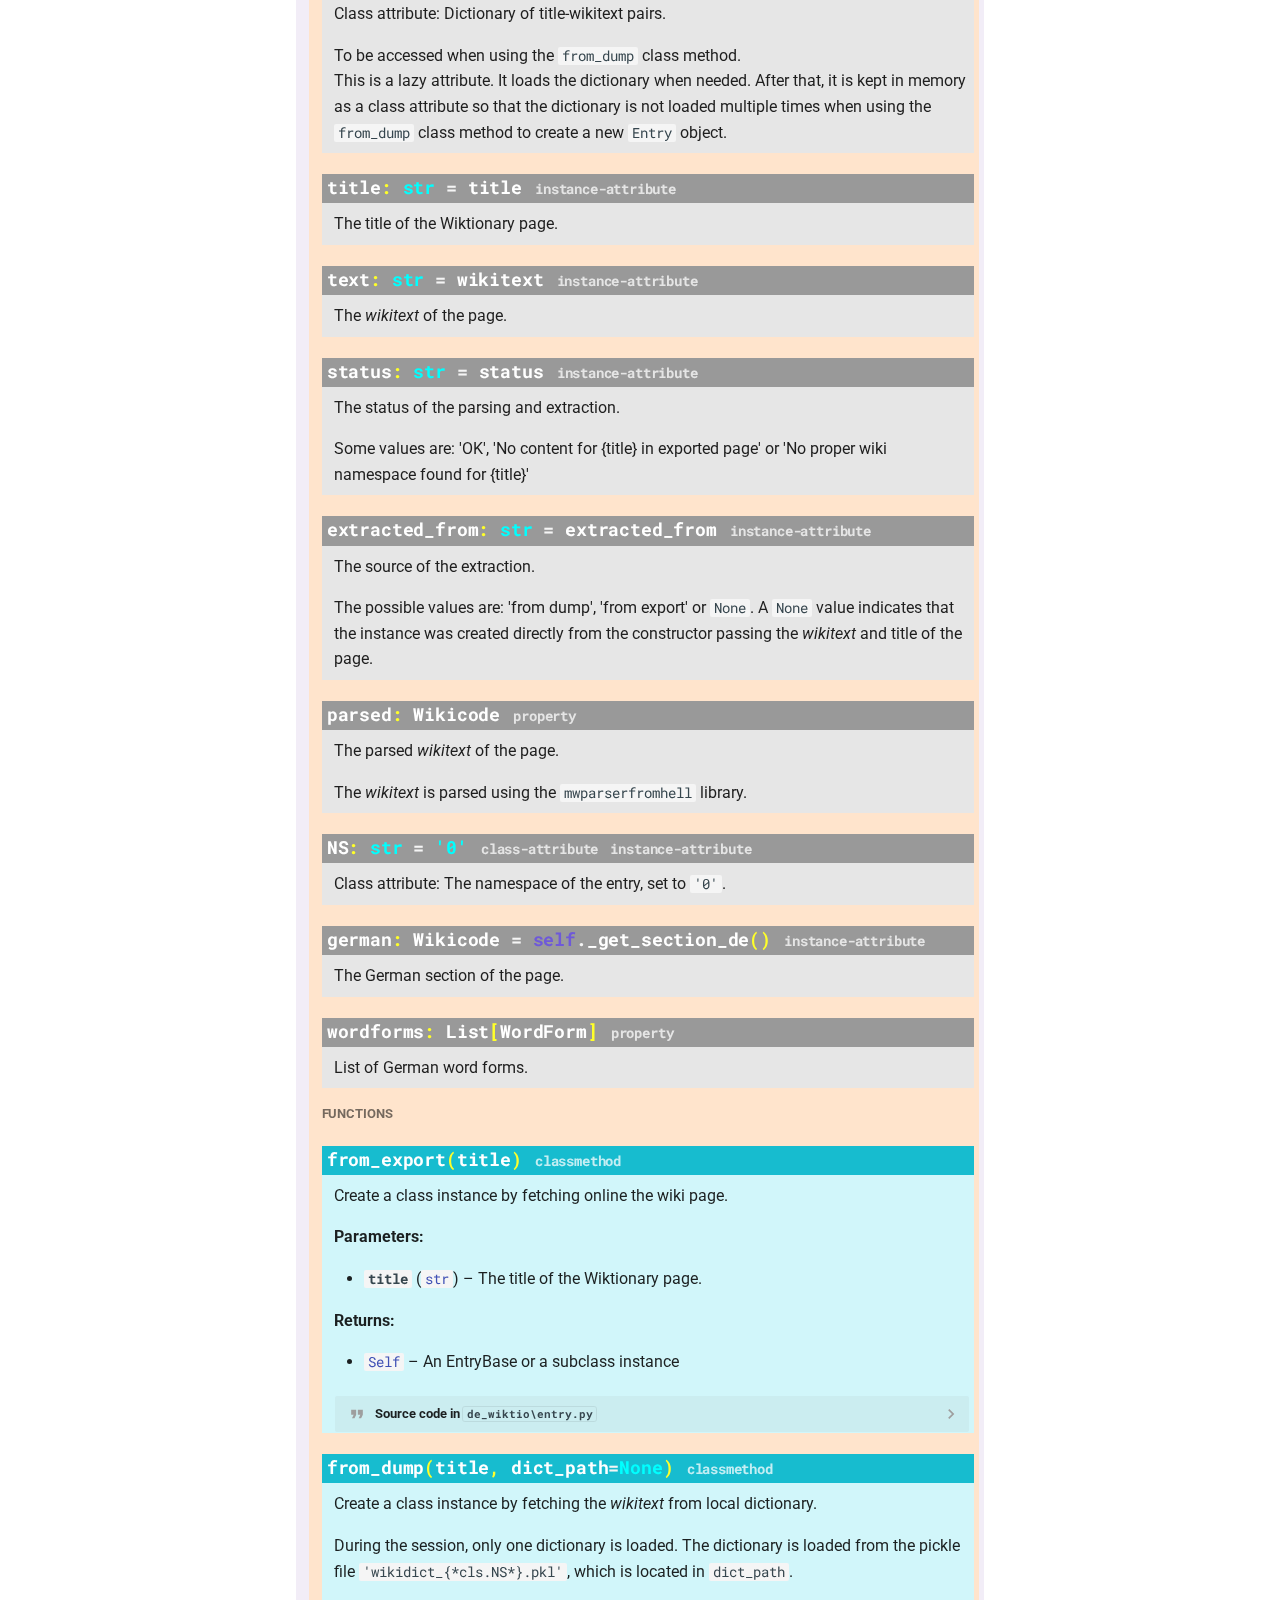
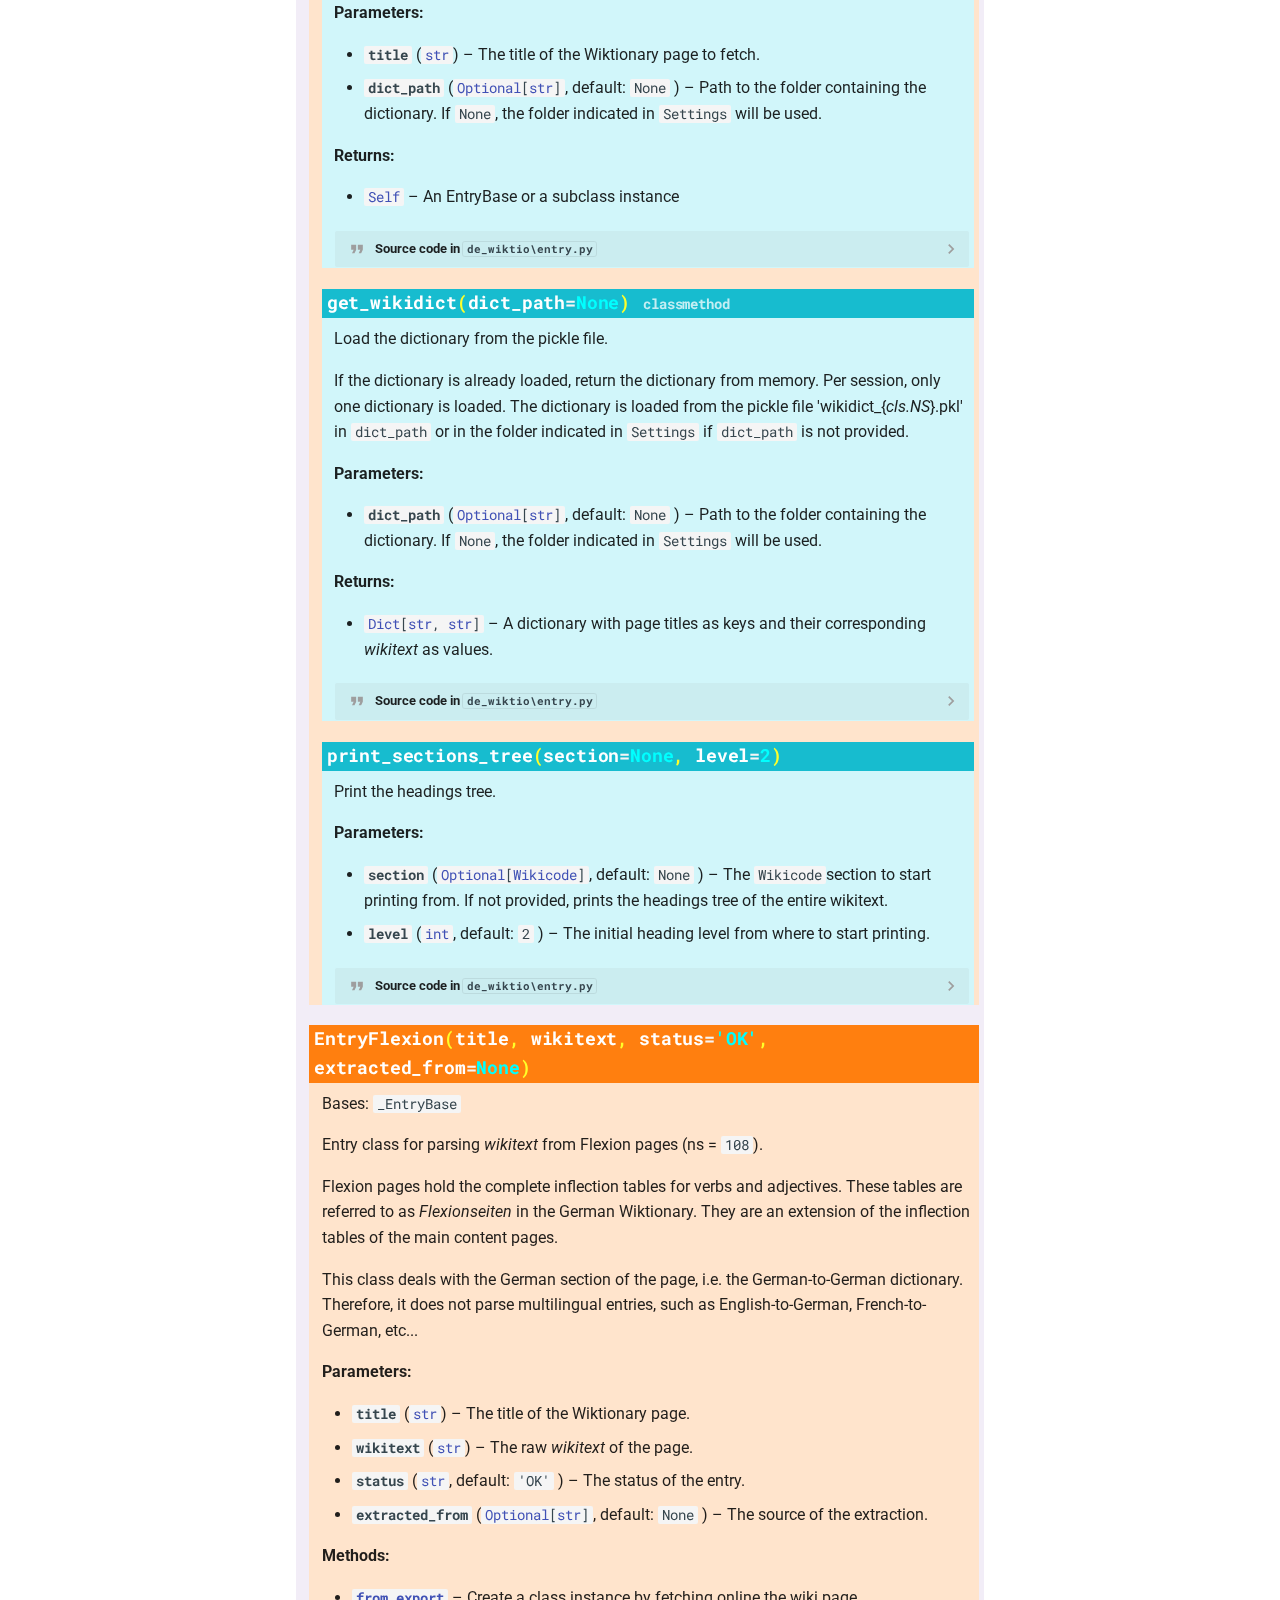
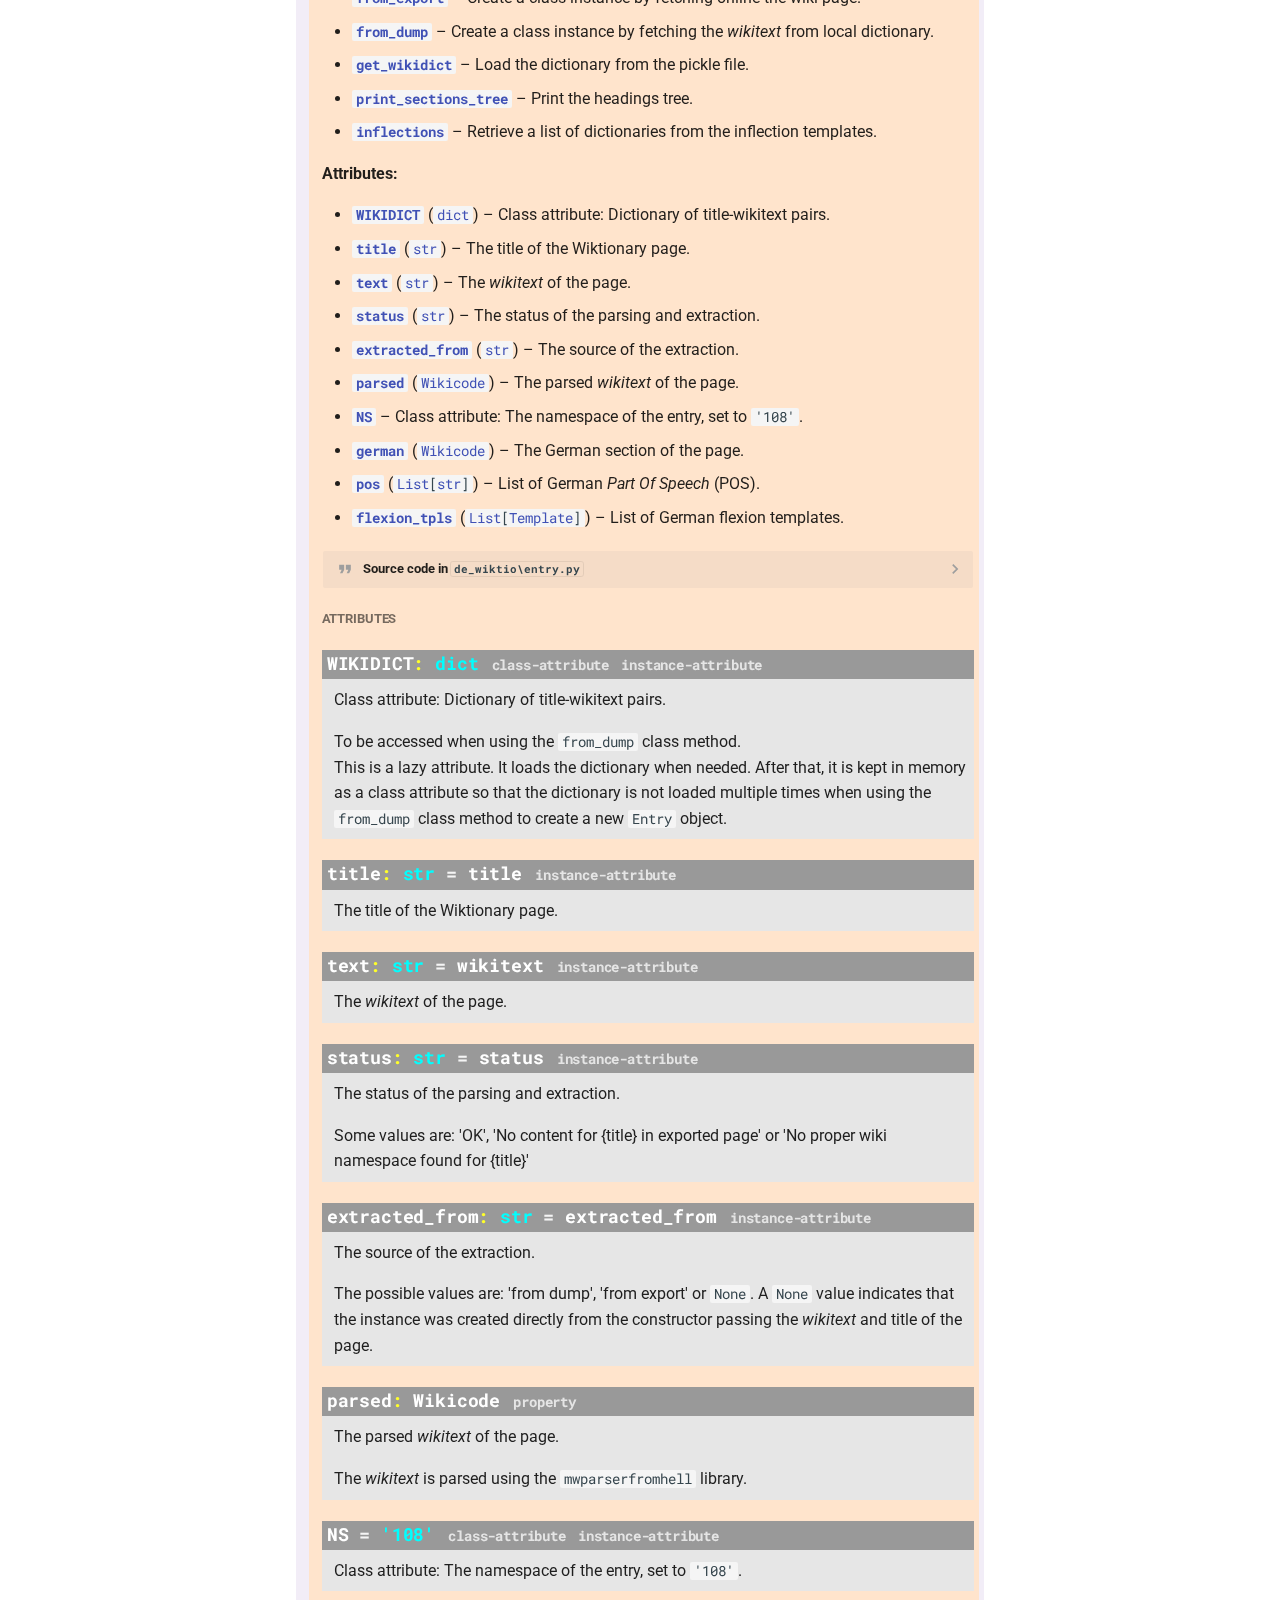
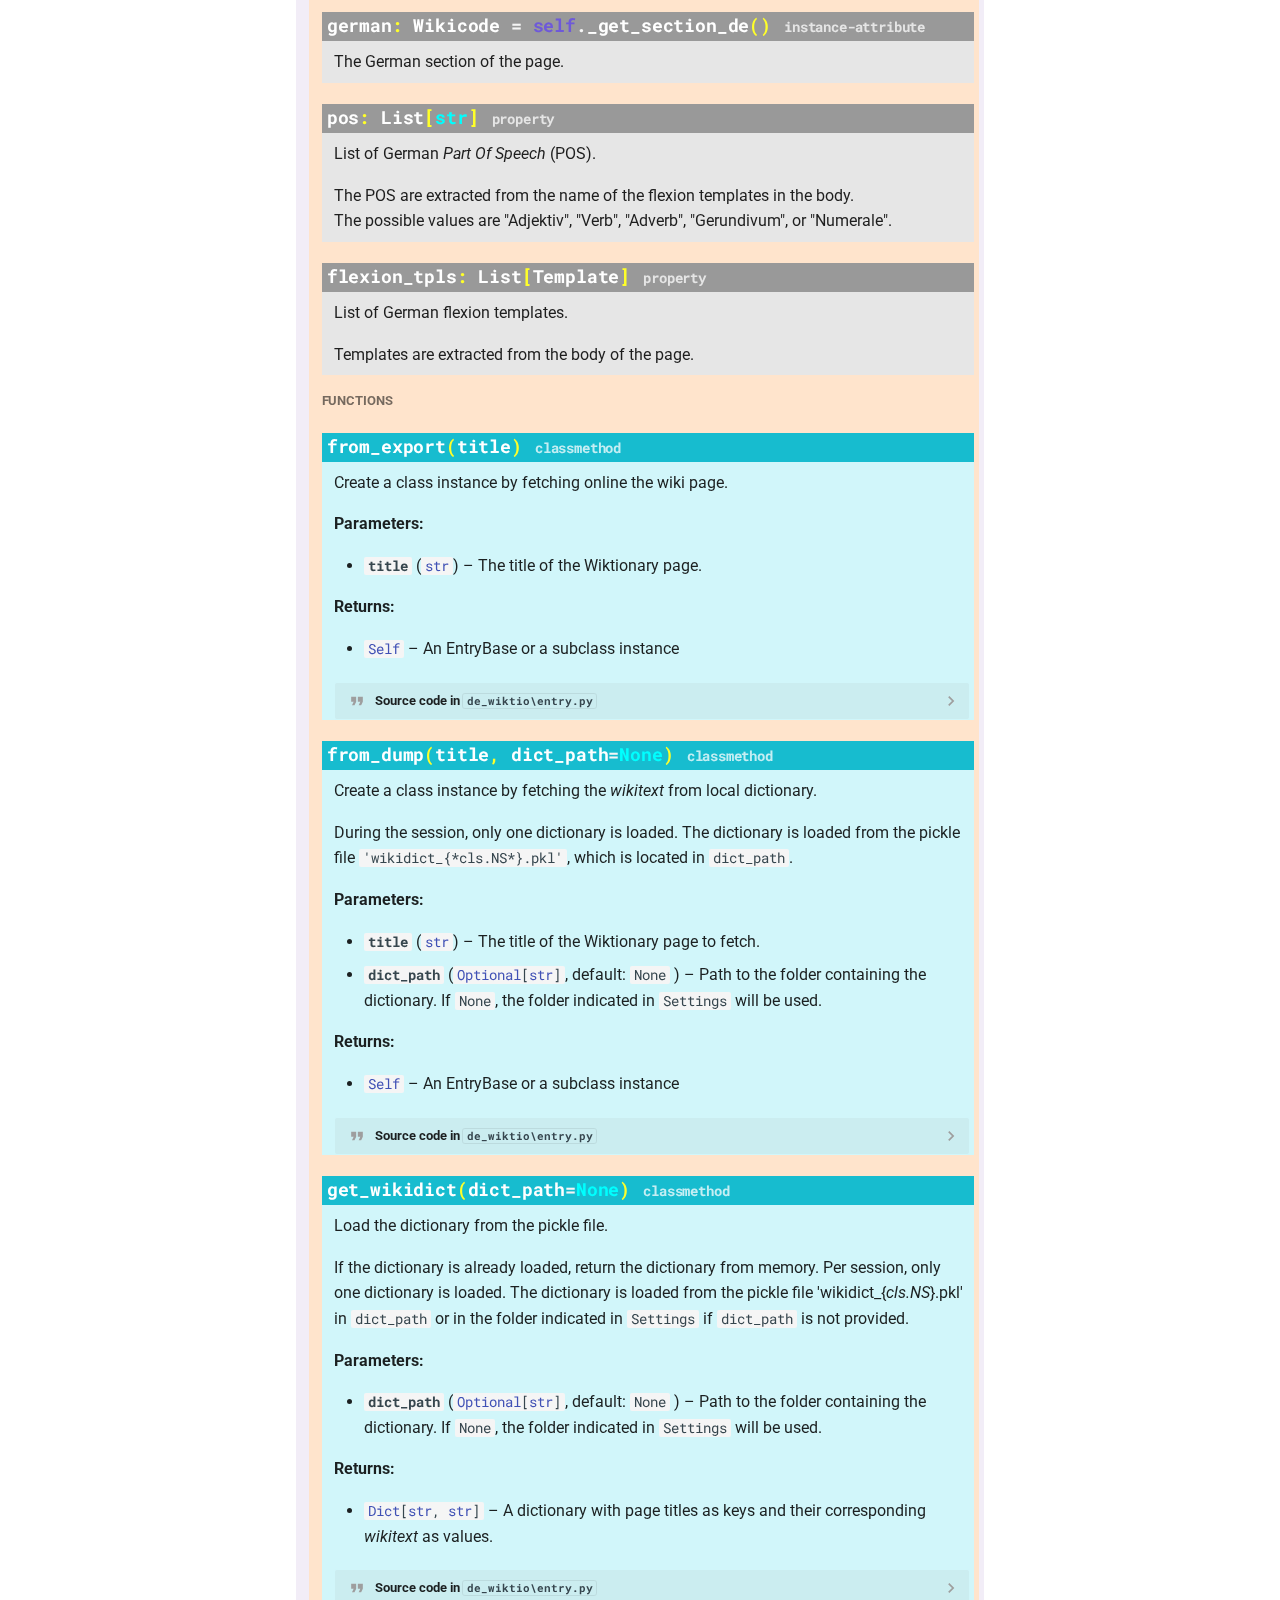
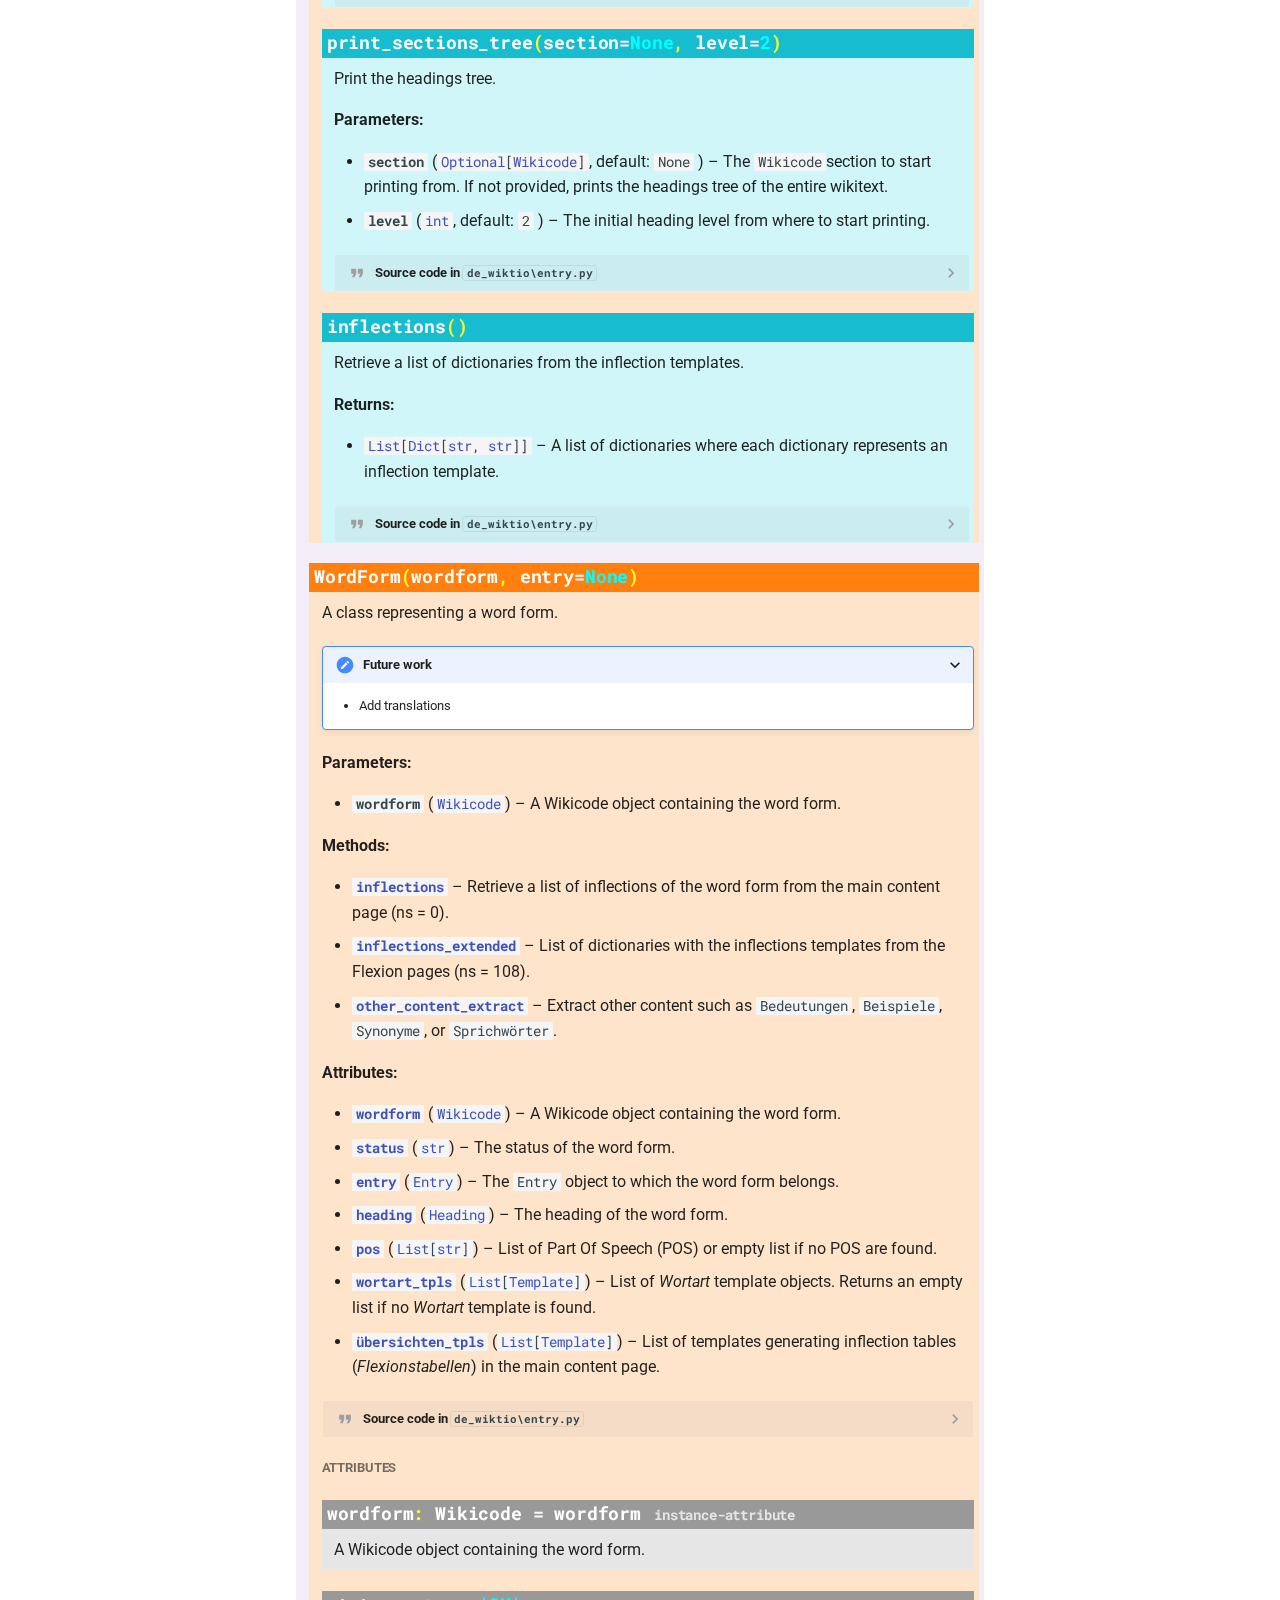
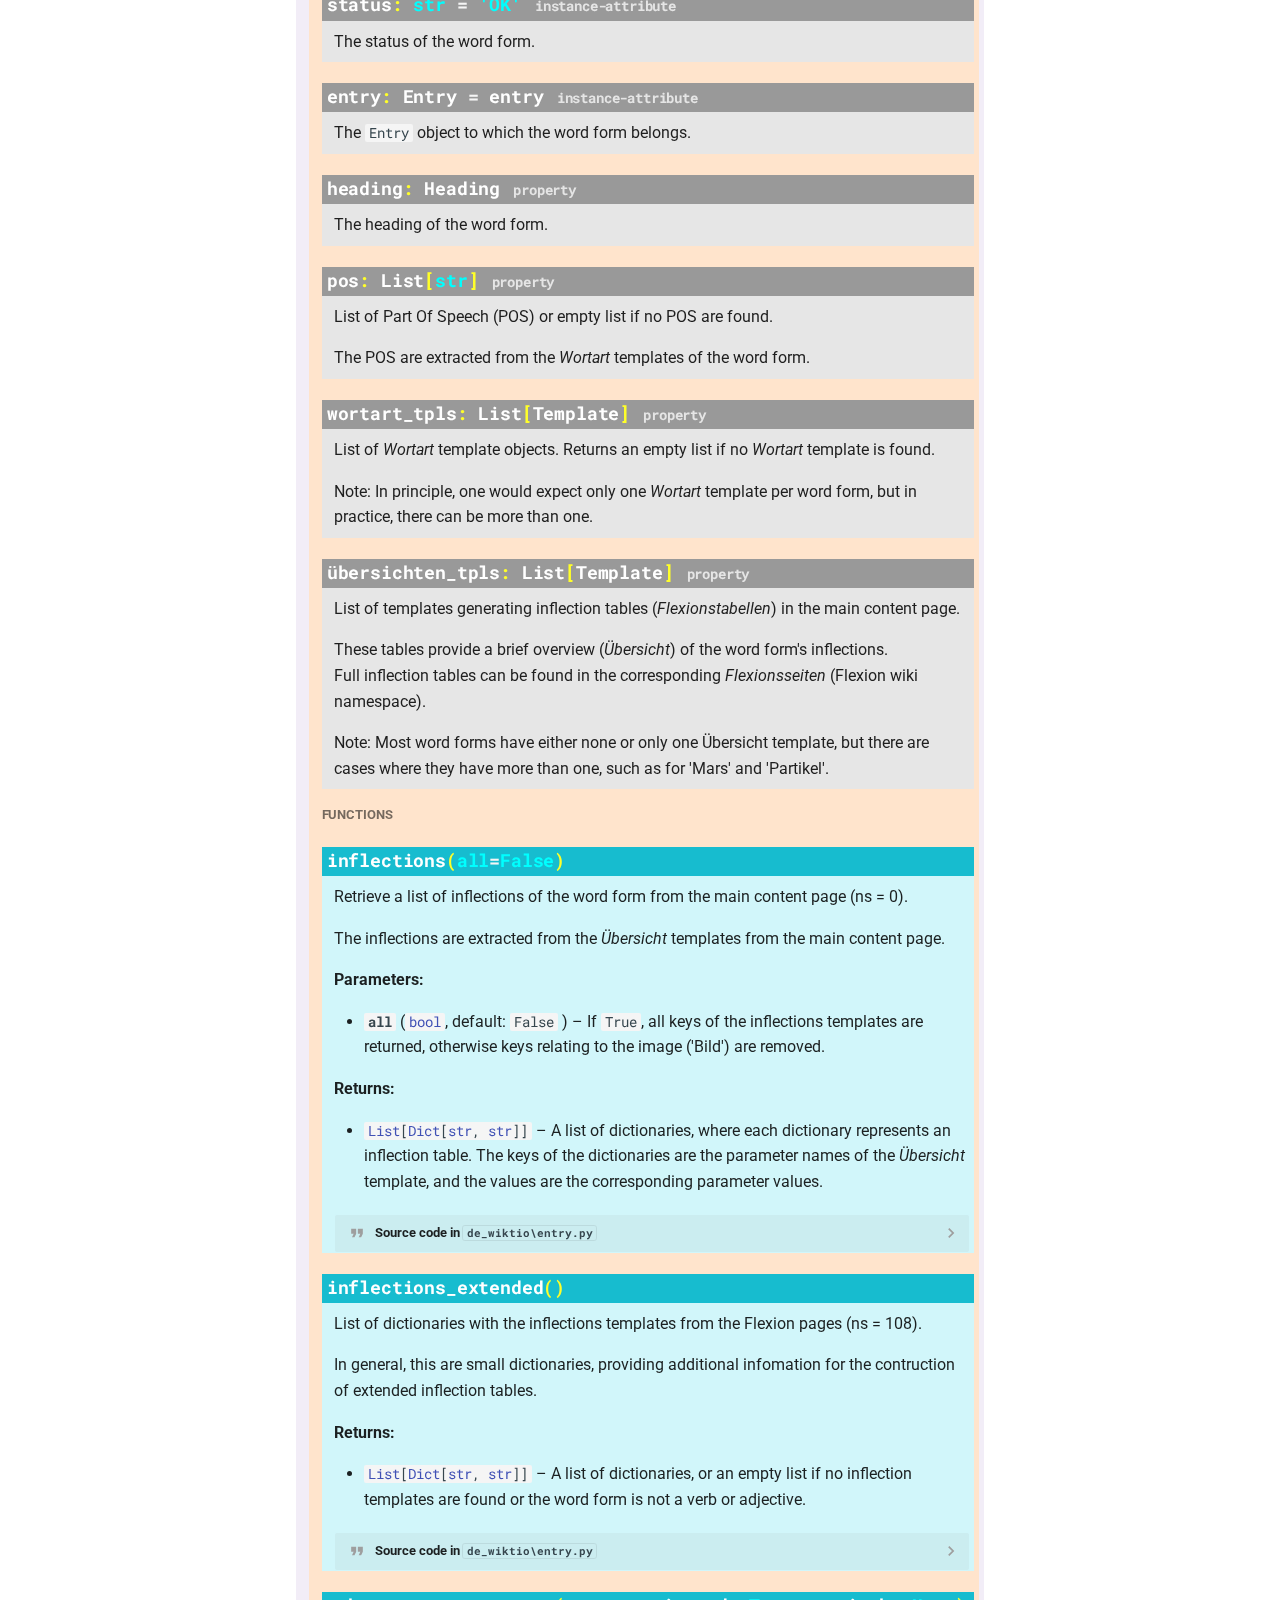
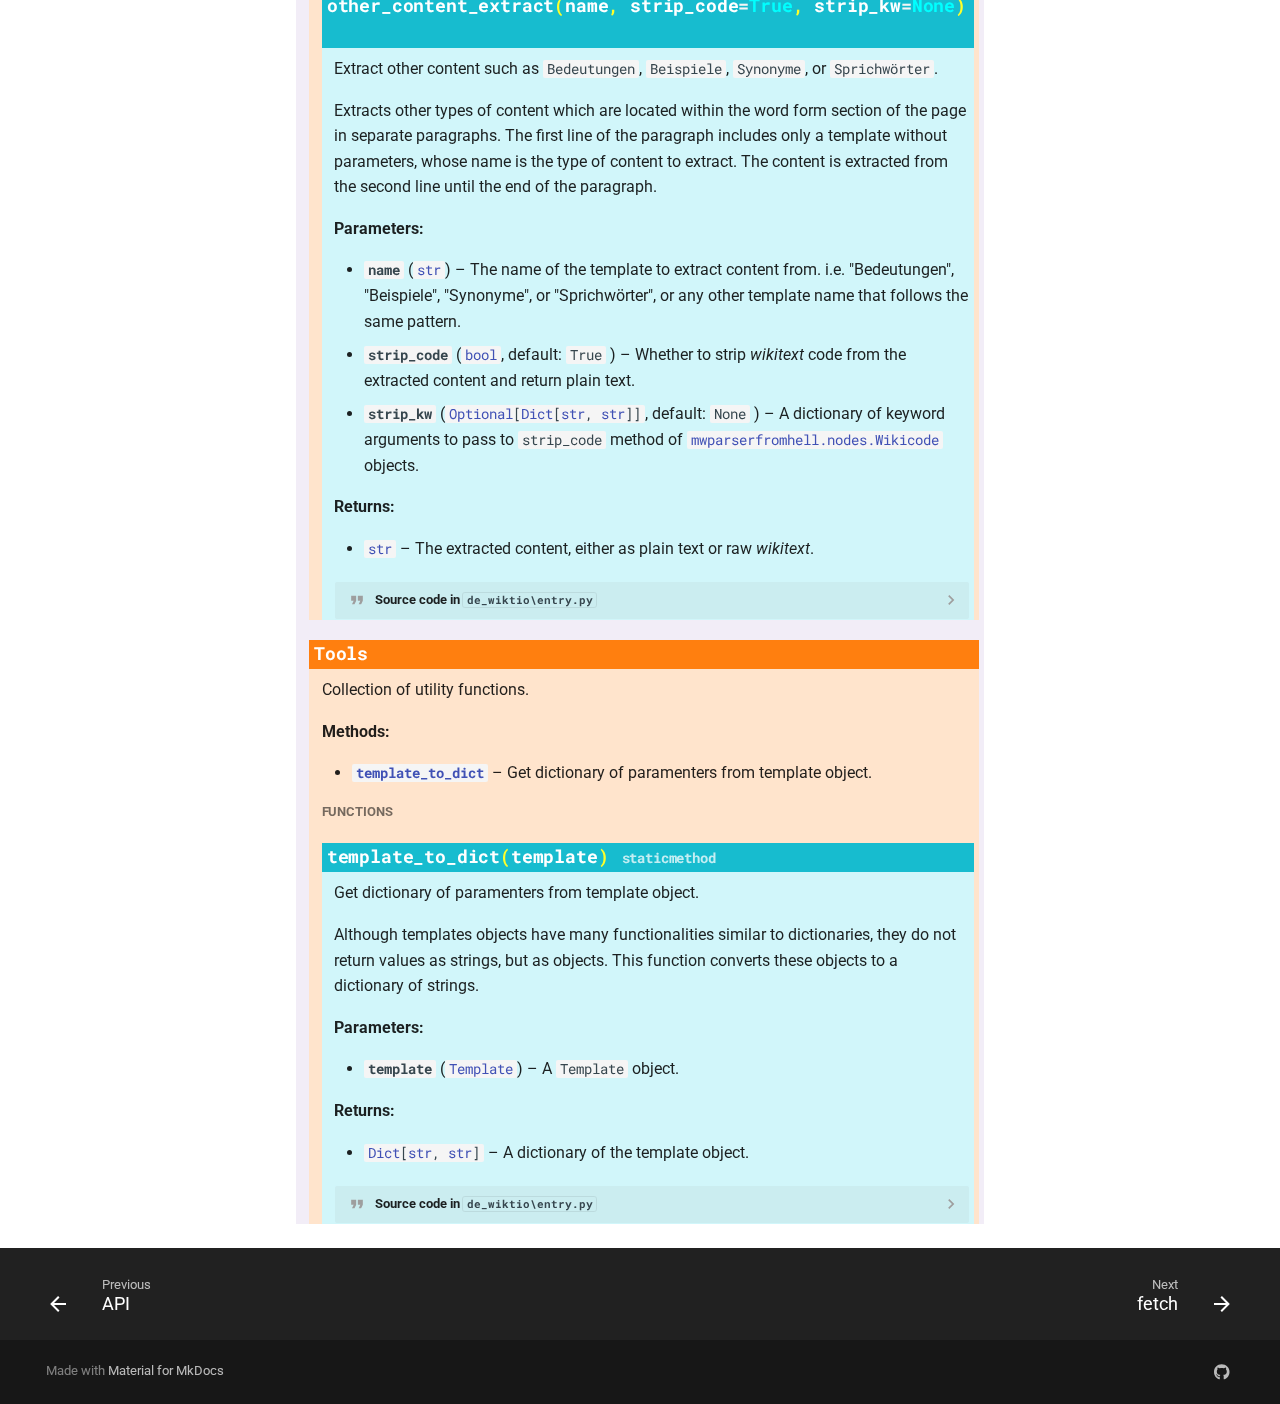
<file: API/entry/index.html>
<!doctype html>
<html lang="en" class="no-js">
  <head>
    
      <meta charset="utf-8">
      <meta name="viewport" content="width=device-width,initial-scale=1">
      
      
      
      
        <link rel="prev" href="../">
      
      
        <link rel="next" href="../fetch/">
      
      
      <link rel="icon" href="../../assets/images/favicon.png">
      <meta name="generator" content="mkdocs-1.6.1, mkdocs-material-9.5.44">
    
    
      
        <title>entry - de_wiktio - German Wiktionary Extractor</title>
      
    
    
      <link rel="stylesheet" href="../../assets/stylesheets/main.0253249f.min.css">
      
        
        <link rel="stylesheet" href="../../assets/stylesheets/palette.06af60db.min.css">
      
      


    
    
      
    
    
      
        
        
        <link rel="preconnect" href="https://fonts.gstatic.com" crossorigin>
        <link rel="stylesheet" href="https://fonts.googleapis.com/css?family=Roboto:300,300i,400,400i,700,700i%7CRoboto+Mono:400,400i,700,700i&display=fallback">
        <style>:root{--md-text-font:"Roboto";--md-code-font:"Roboto Mono"}</style>
      
    
    
      <link rel="stylesheet" href="../../assets/_markdown_exec_pyodide.css">
    
      <link rel="stylesheet" href="../../assets/_markdown_exec_ansi.css">
    
      <link rel="stylesheet" href="../../assets/_mkdocstrings.css">
    
      <link rel="stylesheet" href="../../css/mkdocstrings.css">
    
    <script>__md_scope=new URL("../..",location),__md_hash=e=>[...e].reduce(((e,_)=>(e<<5)-e+_.charCodeAt(0)),0),__md_get=(e,_=localStorage,t=__md_scope)=>JSON.parse(_.getItem(t.pathname+"."+e)),__md_set=(e,_,t=localStorage,a=__md_scope)=>{try{t.setItem(a.pathname+"."+e,JSON.stringify(_))}catch(e){}}</script>
    
      

    
    
    
  </head>
  
  
    
    
    
    
    
    <body dir="ltr" data-md-color-scheme="default" data-md-color-primary="indigo" data-md-color-accent="indigo">
  
    
    <input class="md-toggle" data-md-toggle="drawer" type="checkbox" id="__drawer" autocomplete="off">
    <input class="md-toggle" data-md-toggle="search" type="checkbox" id="__search" autocomplete="off">
    <label class="md-overlay" for="__drawer"></label>
    <div data-md-component="skip">
      
        
        <a href="#de_wiktio.entry" class="md-skip">
          Skip to content
        </a>
      
    </div>
    <div data-md-component="announce">
      
    </div>
    
    
      

  

<header class="md-header md-header--shadow" data-md-component="header">
  <nav class="md-header__inner md-grid" aria-label="Header">
    <a href="../.." title="de_wiktio - German Wiktionary Extractor" class="md-header__button md-logo" aria-label="de_wiktio - German Wiktionary Extractor" data-md-component="logo">
      
  
  <svg xmlns="http://www.w3.org/2000/svg" viewBox="0 0 24 24"><path d="M12 8a3 3 0 0 0 3-3 3 3 0 0 0-3-3 3 3 0 0 0-3 3 3 3 0 0 0 3 3m0 3.54C9.64 9.35 6.5 8 3 8v11c3.5 0 6.64 1.35 9 3.54 2.36-2.19 5.5-3.54 9-3.54V8c-3.5 0-6.64 1.35-9 3.54"/></svg>

    </a>
    <label class="md-header__button md-icon" for="__drawer">
      
      <svg xmlns="http://www.w3.org/2000/svg" viewBox="0 0 24 24"><path d="M3 6h18v2H3zm0 5h18v2H3zm0 5h18v2H3z"/></svg>
    </label>
    <div class="md-header__title" data-md-component="header-title">
      <div class="md-header__ellipsis">
        <div class="md-header__topic">
          <span class="md-ellipsis">
            de_wiktio - German Wiktionary Extractor
          </span>
        </div>
        <div class="md-header__topic" data-md-component="header-topic">
          <span class="md-ellipsis">
            
              entry
            
          </span>
        </div>
      </div>
    </div>
    
      
    
    
    
    
      <label class="md-header__button md-icon" for="__search">
        
        <svg xmlns="http://www.w3.org/2000/svg" viewBox="0 0 24 24"><path d="M9.5 3A6.5 6.5 0 0 1 16 9.5c0 1.61-.59 3.09-1.56 4.23l.27.27h.79l5 5-1.5 1.5-5-5v-.79l-.27-.27A6.52 6.52 0 0 1 9.5 16 6.5 6.5 0 0 1 3 9.5 6.5 6.5 0 0 1 9.5 3m0 2C7 5 5 7 5 9.5S7 14 9.5 14 14 12 14 9.5 12 5 9.5 5"/></svg>
      </label>
      <div class="md-search" data-md-component="search" role="dialog">
  <label class="md-search__overlay" for="__search"></label>
  <div class="md-search__inner" role="search">
    <form class="md-search__form" name="search">
      <input type="text" class="md-search__input" name="query" aria-label="Search" placeholder="Search" autocapitalize="off" autocorrect="off" autocomplete="off" spellcheck="false" data-md-component="search-query" required>
      <label class="md-search__icon md-icon" for="__search">
        
        <svg xmlns="http://www.w3.org/2000/svg" viewBox="0 0 24 24"><path d="M9.5 3A6.5 6.5 0 0 1 16 9.5c0 1.61-.59 3.09-1.56 4.23l.27.27h.79l5 5-1.5 1.5-5-5v-.79l-.27-.27A6.52 6.52 0 0 1 9.5 16 6.5 6.5 0 0 1 3 9.5 6.5 6.5 0 0 1 9.5 3m0 2C7 5 5 7 5 9.5S7 14 9.5 14 14 12 14 9.5 12 5 9.5 5"/></svg>
        
        <svg xmlns="http://www.w3.org/2000/svg" viewBox="0 0 24 24"><path d="M20 11v2H8l5.5 5.5-1.42 1.42L4.16 12l7.92-7.92L13.5 5.5 8 11z"/></svg>
      </label>
      <nav class="md-search__options" aria-label="Search">
        
        <button type="reset" class="md-search__icon md-icon" title="Clear" aria-label="Clear" tabindex="-1">
          
          <svg xmlns="http://www.w3.org/2000/svg" viewBox="0 0 24 24"><path d="M19 6.41 17.59 5 12 10.59 6.41 5 5 6.41 10.59 12 5 17.59 6.41 19 12 13.41 17.59 19 19 17.59 13.41 12z"/></svg>
        </button>
      </nav>
      
        <div class="md-search__suggest" data-md-component="search-suggest"></div>
      
    </form>
    <div class="md-search__output">
      <div class="md-search__scrollwrap" tabindex="0" data-md-scrollfix>
        <div class="md-search-result" data-md-component="search-result">
          <div class="md-search-result__meta">
            Initializing search
          </div>
          <ol class="md-search-result__list" role="presentation"></ol>
        </div>
      </div>
    </div>
  </div>
</div>
    
    
      <div class="md-header__source">
        <a href="https://github.com/lennon-c/de_wiktio" title="Go to repository" class="md-source" data-md-component="source">
  <div class="md-source__icon md-icon">
    
    <svg xmlns="http://www.w3.org/2000/svg" viewBox="0 0 448 512"><!--! Font Awesome Free 6.6.0 by @fontawesome - https://fontawesome.com License - https://fontawesome.com/license/free (Icons: CC BY 4.0, Fonts: SIL OFL 1.1, Code: MIT License) Copyright 2024 Fonticons, Inc.--><path d="M439.55 236.05 244 40.45a28.87 28.87 0 0 0-40.81 0l-40.66 40.63 51.52 51.52c27.06-9.14 52.68 16.77 43.39 43.68l49.66 49.66c34.23-11.8 61.18 31 35.47 56.69-26.49 26.49-70.21-2.87-56-37.34L240.22 199v121.85c25.3 12.54 22.26 41.85 9.08 55a34.34 34.34 0 0 1-48.55 0c-17.57-17.6-11.07-46.91 11.25-56v-123c-20.8-8.51-24.6-30.74-18.64-45L142.57 101 8.45 235.14a28.86 28.86 0 0 0 0 40.81l195.61 195.6a28.86 28.86 0 0 0 40.8 0l194.69-194.69a28.86 28.86 0 0 0 0-40.81"/></svg>
  </div>
  <div class="md-source__repository">
    GitHub
  </div>
</a>
      </div>
    
  </nav>
  
</header>
    
    <div class="md-container" data-md-component="container">
      
      
        
          
        
      
      <main class="md-main" data-md-component="main">
        <div class="md-main__inner md-grid">
          
            
              
              <div class="md-sidebar md-sidebar--primary" data-md-component="sidebar" data-md-type="navigation" >
                <div class="md-sidebar__scrollwrap">
                  <div class="md-sidebar__inner">
                    



<nav class="md-nav md-nav--primary" aria-label="Navigation" data-md-level="0">
  <label class="md-nav__title" for="__drawer">
    <a href="../.." title="de_wiktio - German Wiktionary Extractor" class="md-nav__button md-logo" aria-label="de_wiktio - German Wiktionary Extractor" data-md-component="logo">
      
  
  <svg xmlns="http://www.w3.org/2000/svg" viewBox="0 0 24 24"><path d="M12 8a3 3 0 0 0 3-3 3 3 0 0 0-3-3 3 3 0 0 0-3 3 3 3 0 0 0 3 3m0 3.54C9.64 9.35 6.5 8 3 8v11c3.5 0 6.64 1.35 9 3.54 2.36-2.19 5.5-3.54 9-3.54V8c-3.5 0-6.64 1.35-9 3.54"/></svg>

    </a>
    de_wiktio - German Wiktionary Extractor
  </label>
  
    <div class="md-nav__source">
      <a href="https://github.com/lennon-c/de_wiktio" title="Go to repository" class="md-source" data-md-component="source">
  <div class="md-source__icon md-icon">
    
    <svg xmlns="http://www.w3.org/2000/svg" viewBox="0 0 448 512"><!--! Font Awesome Free 6.6.0 by @fontawesome - https://fontawesome.com License - https://fontawesome.com/license/free (Icons: CC BY 4.0, Fonts: SIL OFL 1.1, Code: MIT License) Copyright 2024 Fonticons, Inc.--><path d="M439.55 236.05 244 40.45a28.87 28.87 0 0 0-40.81 0l-40.66 40.63 51.52 51.52c27.06-9.14 52.68 16.77 43.39 43.68l49.66 49.66c34.23-11.8 61.18 31 35.47 56.69-26.49 26.49-70.21-2.87-56-37.34L240.22 199v121.85c25.3 12.54 22.26 41.85 9.08 55a34.34 34.34 0 0 1-48.55 0c-17.57-17.6-11.07-46.91 11.25-56v-123c-20.8-8.51-24.6-30.74-18.64-45L142.57 101 8.45 235.14a28.86 28.86 0 0 0 0 40.81l195.61 195.6a28.86 28.86 0 0 0 40.8 0l194.69-194.69a28.86 28.86 0 0 0 0-40.81"/></svg>
  </div>
  <div class="md-source__repository">
    GitHub
  </div>
</a>
    </div>
  
  <ul class="md-nav__list" data-md-scrollfix>
    
      
      
  
  
  
  
    <li class="md-nav__item">
      <a href="../.." class="md-nav__link">
        
  
  <span class="md-ellipsis">
    German Wiktionary Extractor
  </span>
  

      </a>
    </li>
  

    
      
      
  
  
  
  
    <li class="md-nav__item">
      <a href="../../usage/" class="md-nav__link">
        
  
  <span class="md-ellipsis">
    Usage
  </span>
  

      </a>
    </li>
  

    
      
      
  
  
    
  
  
  
    
    
      
        
          
        
      
        
      
        
      
        
      
    
    
    
    <li class="md-nav__item md-nav__item--active md-nav__item--nested">
      
        
        
        <input class="md-nav__toggle md-toggle " type="checkbox" id="__nav_3" checked>
        
          
          
          <div class="md-nav__link md-nav__container">
            <a href="../" class="md-nav__link ">
              
  
  <span class="md-ellipsis">
    API
  </span>
  

            </a>
            
              
              <label class="md-nav__link " for="__nav_3" id="__nav_3_label" tabindex="0">
                <span class="md-nav__icon md-icon"></span>
              </label>
            
          </div>
        
        <nav class="md-nav" data-md-level="1" aria-labelledby="__nav_3_label" aria-expanded="true">
          <label class="md-nav__title" for="__nav_3">
            <span class="md-nav__icon md-icon"></span>
            API
          </label>
          <ul class="md-nav__list" data-md-scrollfix>
            
              
            
              
                
  
  
    
  
  
  
    <li class="md-nav__item md-nav__item--active">
      
      <input class="md-nav__toggle md-toggle" type="checkbox" id="__toc">
      
      
      
        <label class="md-nav__link md-nav__link--active" for="__toc">
          
  
  <span class="md-ellipsis">
    entry
  </span>
  

          <span class="md-nav__icon md-icon"></span>
        </label>
      
      <a href="./" class="md-nav__link md-nav__link--active">
        
  
  <span class="md-ellipsis">
    entry
  </span>
  

      </a>
      
        

  

<nav class="md-nav md-nav--secondary" aria-label="On this page">
  
  
  
  
    <label class="md-nav__title" for="__toc">
      <span class="md-nav__icon md-icon"></span>
      On this page
    </label>
    <ul class="md-nav__list" data-md-component="toc" data-md-scrollfix>
      
        <li class="md-nav__item">
  <a href="#de_wiktio.entry" class="md-nav__link">
    <span class="md-ellipsis">
      <code class="doc-symbol doc-symbol-toc doc-symbol-module"></code>&nbsp;entry
    </span>
  </a>
  
    <nav class="md-nav" aria-label=" entry">
      <ul class="md-nav__list">
        
          <li class="md-nav__item">
  <a href="#de_wiktio.entry-classes" class="md-nav__link">
    <span class="md-ellipsis">
      Classes
    </span>
  </a>
  
    <nav class="md-nav" aria-label="Classes">
      <ul class="md-nav__list">
        
          <li class="md-nav__item">
  <a href="#de_wiktio.entry.Entry" class="md-nav__link">
    <span class="md-ellipsis">
      <code class="doc-symbol doc-symbol-toc doc-symbol-class"></code>&nbsp;Entry
    </span>
  </a>
  
    <nav class="md-nav" aria-label=" Entry">
      <ul class="md-nav__list">
        
          <li class="md-nav__item">
  <a href="#de_wiktio.entry.Entry-attributes" class="md-nav__link">
    <span class="md-ellipsis">
      Attributes
    </span>
  </a>
  
    <nav class="md-nav" aria-label="Attributes">
      <ul class="md-nav__list">
        
          <li class="md-nav__item">
  <a href="#de_wiktio.entry.Entry.WIKIDICT" class="md-nav__link">
    <span class="md-ellipsis">
      <code class="doc-symbol doc-symbol-toc doc-symbol-attribute"></code>&nbsp;WIKIDICT
    </span>
  </a>
  
</li>
        
          <li class="md-nav__item">
  <a href="#de_wiktio.entry.Entry.title" class="md-nav__link">
    <span class="md-ellipsis">
      <code class="doc-symbol doc-symbol-toc doc-symbol-attribute"></code>&nbsp;title
    </span>
  </a>
  
</li>
        
          <li class="md-nav__item">
  <a href="#de_wiktio.entry.Entry.text" class="md-nav__link">
    <span class="md-ellipsis">
      <code class="doc-symbol doc-symbol-toc doc-symbol-attribute"></code>&nbsp;text
    </span>
  </a>
  
</li>
        
          <li class="md-nav__item">
  <a href="#de_wiktio.entry.Entry.status" class="md-nav__link">
    <span class="md-ellipsis">
      <code class="doc-symbol doc-symbol-toc doc-symbol-attribute"></code>&nbsp;status
    </span>
  </a>
  
</li>
        
          <li class="md-nav__item">
  <a href="#de_wiktio.entry.Entry.extracted_from" class="md-nav__link">
    <span class="md-ellipsis">
      <code class="doc-symbol doc-symbol-toc doc-symbol-attribute"></code>&nbsp;extracted_from
    </span>
  </a>
  
</li>
        
          <li class="md-nav__item">
  <a href="#de_wiktio.entry.Entry.parsed" class="md-nav__link">
    <span class="md-ellipsis">
      <code class="doc-symbol doc-symbol-toc doc-symbol-attribute"></code>&nbsp;parsed
    </span>
  </a>
  
</li>
        
          <li class="md-nav__item">
  <a href="#de_wiktio.entry.Entry.NS" class="md-nav__link">
    <span class="md-ellipsis">
      <code class="doc-symbol doc-symbol-toc doc-symbol-attribute"></code>&nbsp;NS
    </span>
  </a>
  
</li>
        
          <li class="md-nav__item">
  <a href="#de_wiktio.entry.Entry.german" class="md-nav__link">
    <span class="md-ellipsis">
      <code class="doc-symbol doc-symbol-toc doc-symbol-attribute"></code>&nbsp;german
    </span>
  </a>
  
</li>
        
          <li class="md-nav__item">
  <a href="#de_wiktio.entry.Entry.wordforms" class="md-nav__link">
    <span class="md-ellipsis">
      <code class="doc-symbol doc-symbol-toc doc-symbol-attribute"></code>&nbsp;wordforms
    </span>
  </a>
  
</li>
        
      </ul>
    </nav>
  
</li>
        
          <li class="md-nav__item">
  <a href="#de_wiktio.entry.Entry-functions" class="md-nav__link">
    <span class="md-ellipsis">
      Functions
    </span>
  </a>
  
    <nav class="md-nav" aria-label="Functions">
      <ul class="md-nav__list">
        
          <li class="md-nav__item">
  <a href="#de_wiktio.entry.Entry.from_export" class="md-nav__link">
    <span class="md-ellipsis">
      <code class="doc-symbol doc-symbol-toc doc-symbol-method"></code>&nbsp;from_export
    </span>
  </a>
  
</li>
        
          <li class="md-nav__item">
  <a href="#de_wiktio.entry.Entry.from_dump" class="md-nav__link">
    <span class="md-ellipsis">
      <code class="doc-symbol doc-symbol-toc doc-symbol-method"></code>&nbsp;from_dump
    </span>
  </a>
  
</li>
        
          <li class="md-nav__item">
  <a href="#de_wiktio.entry.Entry.get_wikidict" class="md-nav__link">
    <span class="md-ellipsis">
      <code class="doc-symbol doc-symbol-toc doc-symbol-method"></code>&nbsp;get_wikidict
    </span>
  </a>
  
</li>
        
          <li class="md-nav__item">
  <a href="#de_wiktio.entry.Entry.print_sections_tree" class="md-nav__link">
    <span class="md-ellipsis">
      <code class="doc-symbol doc-symbol-toc doc-symbol-method"></code>&nbsp;print_sections_tree
    </span>
  </a>
  
</li>
        
      </ul>
    </nav>
  
</li>
        
      </ul>
    </nav>
  
</li>
        
          <li class="md-nav__item">
  <a href="#de_wiktio.entry.EntryFlexion" class="md-nav__link">
    <span class="md-ellipsis">
      <code class="doc-symbol doc-symbol-toc doc-symbol-class"></code>&nbsp;EntryFlexion
    </span>
  </a>
  
    <nav class="md-nav" aria-label=" EntryFlexion">
      <ul class="md-nav__list">
        
          <li class="md-nav__item">
  <a href="#de_wiktio.entry.EntryFlexion-attributes" class="md-nav__link">
    <span class="md-ellipsis">
      Attributes
    </span>
  </a>
  
    <nav class="md-nav" aria-label="Attributes">
      <ul class="md-nav__list">
        
          <li class="md-nav__item">
  <a href="#de_wiktio.entry.EntryFlexion.WIKIDICT" class="md-nav__link">
    <span class="md-ellipsis">
      <code class="doc-symbol doc-symbol-toc doc-symbol-attribute"></code>&nbsp;WIKIDICT
    </span>
  </a>
  
</li>
        
          <li class="md-nav__item">
  <a href="#de_wiktio.entry.EntryFlexion.title" class="md-nav__link">
    <span class="md-ellipsis">
      <code class="doc-symbol doc-symbol-toc doc-symbol-attribute"></code>&nbsp;title
    </span>
  </a>
  
</li>
        
          <li class="md-nav__item">
  <a href="#de_wiktio.entry.EntryFlexion.text" class="md-nav__link">
    <span class="md-ellipsis">
      <code class="doc-symbol doc-symbol-toc doc-symbol-attribute"></code>&nbsp;text
    </span>
  </a>
  
</li>
        
          <li class="md-nav__item">
  <a href="#de_wiktio.entry.EntryFlexion.status" class="md-nav__link">
    <span class="md-ellipsis">
      <code class="doc-symbol doc-symbol-toc doc-symbol-attribute"></code>&nbsp;status
    </span>
  </a>
  
</li>
        
          <li class="md-nav__item">
  <a href="#de_wiktio.entry.EntryFlexion.extracted_from" class="md-nav__link">
    <span class="md-ellipsis">
      <code class="doc-symbol doc-symbol-toc doc-symbol-attribute"></code>&nbsp;extracted_from
    </span>
  </a>
  
</li>
        
          <li class="md-nav__item">
  <a href="#de_wiktio.entry.EntryFlexion.parsed" class="md-nav__link">
    <span class="md-ellipsis">
      <code class="doc-symbol doc-symbol-toc doc-symbol-attribute"></code>&nbsp;parsed
    </span>
  </a>
  
</li>
        
          <li class="md-nav__item">
  <a href="#de_wiktio.entry.EntryFlexion.NS" class="md-nav__link">
    <span class="md-ellipsis">
      <code class="doc-symbol doc-symbol-toc doc-symbol-attribute"></code>&nbsp;NS
    </span>
  </a>
  
</li>
        
          <li class="md-nav__item">
  <a href="#de_wiktio.entry.EntryFlexion.german" class="md-nav__link">
    <span class="md-ellipsis">
      <code class="doc-symbol doc-symbol-toc doc-symbol-attribute"></code>&nbsp;german
    </span>
  </a>
  
</li>
        
          <li class="md-nav__item">
  <a href="#de_wiktio.entry.EntryFlexion.pos" class="md-nav__link">
    <span class="md-ellipsis">
      <code class="doc-symbol doc-symbol-toc doc-symbol-attribute"></code>&nbsp;pos
    </span>
  </a>
  
</li>
        
          <li class="md-nav__item">
  <a href="#de_wiktio.entry.EntryFlexion.flexion_tpls" class="md-nav__link">
    <span class="md-ellipsis">
      <code class="doc-symbol doc-symbol-toc doc-symbol-attribute"></code>&nbsp;flexion_tpls
    </span>
  </a>
  
</li>
        
      </ul>
    </nav>
  
</li>
        
          <li class="md-nav__item">
  <a href="#de_wiktio.entry.EntryFlexion-functions" class="md-nav__link">
    <span class="md-ellipsis">
      Functions
    </span>
  </a>
  
    <nav class="md-nav" aria-label="Functions">
      <ul class="md-nav__list">
        
          <li class="md-nav__item">
  <a href="#de_wiktio.entry.EntryFlexion.from_export" class="md-nav__link">
    <span class="md-ellipsis">
      <code class="doc-symbol doc-symbol-toc doc-symbol-method"></code>&nbsp;from_export
    </span>
  </a>
  
</li>
        
          <li class="md-nav__item">
  <a href="#de_wiktio.entry.EntryFlexion.from_dump" class="md-nav__link">
    <span class="md-ellipsis">
      <code class="doc-symbol doc-symbol-toc doc-symbol-method"></code>&nbsp;from_dump
    </span>
  </a>
  
</li>
        
          <li class="md-nav__item">
  <a href="#de_wiktio.entry.EntryFlexion.get_wikidict" class="md-nav__link">
    <span class="md-ellipsis">
      <code class="doc-symbol doc-symbol-toc doc-symbol-method"></code>&nbsp;get_wikidict
    </span>
  </a>
  
</li>
        
          <li class="md-nav__item">
  <a href="#de_wiktio.entry.EntryFlexion.print_sections_tree" class="md-nav__link">
    <span class="md-ellipsis">
      <code class="doc-symbol doc-symbol-toc doc-symbol-method"></code>&nbsp;print_sections_tree
    </span>
  </a>
  
</li>
        
          <li class="md-nav__item">
  <a href="#de_wiktio.entry.EntryFlexion.inflections" class="md-nav__link">
    <span class="md-ellipsis">
      <code class="doc-symbol doc-symbol-toc doc-symbol-method"></code>&nbsp;inflections
    </span>
  </a>
  
</li>
        
      </ul>
    </nav>
  
</li>
        
      </ul>
    </nav>
  
</li>
        
          <li class="md-nav__item">
  <a href="#de_wiktio.entry.WordForm" class="md-nav__link">
    <span class="md-ellipsis">
      <code class="doc-symbol doc-symbol-toc doc-symbol-class"></code>&nbsp;WordForm
    </span>
  </a>
  
    <nav class="md-nav" aria-label=" WordForm">
      <ul class="md-nav__list">
        
          <li class="md-nav__item">
  <a href="#de_wiktio.entry.WordForm-attributes" class="md-nav__link">
    <span class="md-ellipsis">
      Attributes
    </span>
  </a>
  
    <nav class="md-nav" aria-label="Attributes">
      <ul class="md-nav__list">
        
          <li class="md-nav__item">
  <a href="#de_wiktio.entry.WordForm.wordform" class="md-nav__link">
    <span class="md-ellipsis">
      <code class="doc-symbol doc-symbol-toc doc-symbol-attribute"></code>&nbsp;wordform
    </span>
  </a>
  
</li>
        
          <li class="md-nav__item">
  <a href="#de_wiktio.entry.WordForm.status" class="md-nav__link">
    <span class="md-ellipsis">
      <code class="doc-symbol doc-symbol-toc doc-symbol-attribute"></code>&nbsp;status
    </span>
  </a>
  
</li>
        
          <li class="md-nav__item">
  <a href="#de_wiktio.entry.WordForm.entry" class="md-nav__link">
    <span class="md-ellipsis">
      <code class="doc-symbol doc-symbol-toc doc-symbol-attribute"></code>&nbsp;entry
    </span>
  </a>
  
</li>
        
          <li class="md-nav__item">
  <a href="#de_wiktio.entry.WordForm.heading" class="md-nav__link">
    <span class="md-ellipsis">
      <code class="doc-symbol doc-symbol-toc doc-symbol-attribute"></code>&nbsp;heading
    </span>
  </a>
  
</li>
        
          <li class="md-nav__item">
  <a href="#de_wiktio.entry.WordForm.pos" class="md-nav__link">
    <span class="md-ellipsis">
      <code class="doc-symbol doc-symbol-toc doc-symbol-attribute"></code>&nbsp;pos
    </span>
  </a>
  
</li>
        
          <li class="md-nav__item">
  <a href="#de_wiktio.entry.WordForm.wortart_tpls" class="md-nav__link">
    <span class="md-ellipsis">
      <code class="doc-symbol doc-symbol-toc doc-symbol-attribute"></code>&nbsp;wortart_tpls
    </span>
  </a>
  
</li>
        
          <li class="md-nav__item">
  <a href="#de_wiktio.entry.WordForm.übersichten_tpls" class="md-nav__link">
    <span class="md-ellipsis">
      <code class="doc-symbol doc-symbol-toc doc-symbol-attribute"></code>&nbsp;übersichten_tpls
    </span>
  </a>
  
</li>
        
      </ul>
    </nav>
  
</li>
        
          <li class="md-nav__item">
  <a href="#de_wiktio.entry.WordForm-functions" class="md-nav__link">
    <span class="md-ellipsis">
      Functions
    </span>
  </a>
  
    <nav class="md-nav" aria-label="Functions">
      <ul class="md-nav__list">
        
          <li class="md-nav__item">
  <a href="#de_wiktio.entry.WordForm.inflections" class="md-nav__link">
    <span class="md-ellipsis">
      <code class="doc-symbol doc-symbol-toc doc-symbol-method"></code>&nbsp;inflections
    </span>
  </a>
  
</li>
        
          <li class="md-nav__item">
  <a href="#de_wiktio.entry.WordForm.inflections_extended" class="md-nav__link">
    <span class="md-ellipsis">
      <code class="doc-symbol doc-symbol-toc doc-symbol-method"></code>&nbsp;inflections_extended
    </span>
  </a>
  
</li>
        
          <li class="md-nav__item">
  <a href="#de_wiktio.entry.WordForm.other_content_extract" class="md-nav__link">
    <span class="md-ellipsis">
      <code class="doc-symbol doc-symbol-toc doc-symbol-method"></code>&nbsp;other_content_extract
    </span>
  </a>
  
</li>
        
      </ul>
    </nav>
  
</li>
        
      </ul>
    </nav>
  
</li>
        
          <li class="md-nav__item">
  <a href="#de_wiktio.entry.Tools" class="md-nav__link">
    <span class="md-ellipsis">
      <code class="doc-symbol doc-symbol-toc doc-symbol-class"></code>&nbsp;Tools
    </span>
  </a>
  
    <nav class="md-nav" aria-label=" Tools">
      <ul class="md-nav__list">
        
          <li class="md-nav__item">
  <a href="#de_wiktio.entry.Tools-functions" class="md-nav__link">
    <span class="md-ellipsis">
      Functions
    </span>
  </a>
  
    <nav class="md-nav" aria-label="Functions">
      <ul class="md-nav__list">
        
          <li class="md-nav__item">
  <a href="#de_wiktio.entry.Tools.template_to_dict" class="md-nav__link">
    <span class="md-ellipsis">
      <code class="doc-symbol doc-symbol-toc doc-symbol-method"></code>&nbsp;template_to_dict
    </span>
  </a>
  
</li>
        
      </ul>
    </nav>
  
</li>
        
      </ul>
    </nav>
  
</li>
        
      </ul>
    </nav>
  
</li>
        
      </ul>
    </nav>
  
</li>
      
    </ul>
  
</nav>
      
    </li>
  

              
            
              
                
  
  
  
  
    <li class="md-nav__item">
      <a href="../fetch/" class="md-nav__link">
        
  
  <span class="md-ellipsis">
    fetch
  </span>
  

      </a>
    </li>
  

              
            
              
                
  
  
  
  
    <li class="md-nav__item">
      <a href="../settings/" class="md-nav__link">
        
  
  <span class="md-ellipsis">
    settings
  </span>
  

      </a>
    </li>
  

              
            
          </ul>
        </nav>
      
    </li>
  

    
  </ul>
</nav>
                  </div>
                </div>
              </div>
            
            
              
              <div class="md-sidebar md-sidebar--secondary" data-md-component="sidebar" data-md-type="toc" >
                <div class="md-sidebar__scrollwrap">
                  <div class="md-sidebar__inner">
                    

  

<nav class="md-nav md-nav--secondary" aria-label="On this page">
  
  
  
  
    <label class="md-nav__title" for="__toc">
      <span class="md-nav__icon md-icon"></span>
      On this page
    </label>
    <ul class="md-nav__list" data-md-component="toc" data-md-scrollfix>
      
        <li class="md-nav__item">
  <a href="#de_wiktio.entry" class="md-nav__link">
    <span class="md-ellipsis">
      <code class="doc-symbol doc-symbol-toc doc-symbol-module"></code>&nbsp;entry
    </span>
  </a>
  
    <nav class="md-nav" aria-label=" entry">
      <ul class="md-nav__list">
        
          <li class="md-nav__item">
  <a href="#de_wiktio.entry-classes" class="md-nav__link">
    <span class="md-ellipsis">
      Classes
    </span>
  </a>
  
    <nav class="md-nav" aria-label="Classes">
      <ul class="md-nav__list">
        
          <li class="md-nav__item">
  <a href="#de_wiktio.entry.Entry" class="md-nav__link">
    <span class="md-ellipsis">
      <code class="doc-symbol doc-symbol-toc doc-symbol-class"></code>&nbsp;Entry
    </span>
  </a>
  
    <nav class="md-nav" aria-label=" Entry">
      <ul class="md-nav__list">
        
          <li class="md-nav__item">
  <a href="#de_wiktio.entry.Entry-attributes" class="md-nav__link">
    <span class="md-ellipsis">
      Attributes
    </span>
  </a>
  
    <nav class="md-nav" aria-label="Attributes">
      <ul class="md-nav__list">
        
          <li class="md-nav__item">
  <a href="#de_wiktio.entry.Entry.WIKIDICT" class="md-nav__link">
    <span class="md-ellipsis">
      <code class="doc-symbol doc-symbol-toc doc-symbol-attribute"></code>&nbsp;WIKIDICT
    </span>
  </a>
  
</li>
        
          <li class="md-nav__item">
  <a href="#de_wiktio.entry.Entry.title" class="md-nav__link">
    <span class="md-ellipsis">
      <code class="doc-symbol doc-symbol-toc doc-symbol-attribute"></code>&nbsp;title
    </span>
  </a>
  
</li>
        
          <li class="md-nav__item">
  <a href="#de_wiktio.entry.Entry.text" class="md-nav__link">
    <span class="md-ellipsis">
      <code class="doc-symbol doc-symbol-toc doc-symbol-attribute"></code>&nbsp;text
    </span>
  </a>
  
</li>
        
          <li class="md-nav__item">
  <a href="#de_wiktio.entry.Entry.status" class="md-nav__link">
    <span class="md-ellipsis">
      <code class="doc-symbol doc-symbol-toc doc-symbol-attribute"></code>&nbsp;status
    </span>
  </a>
  
</li>
        
          <li class="md-nav__item">
  <a href="#de_wiktio.entry.Entry.extracted_from" class="md-nav__link">
    <span class="md-ellipsis">
      <code class="doc-symbol doc-symbol-toc doc-symbol-attribute"></code>&nbsp;extracted_from
    </span>
  </a>
  
</li>
        
          <li class="md-nav__item">
  <a href="#de_wiktio.entry.Entry.parsed" class="md-nav__link">
    <span class="md-ellipsis">
      <code class="doc-symbol doc-symbol-toc doc-symbol-attribute"></code>&nbsp;parsed
    </span>
  </a>
  
</li>
        
          <li class="md-nav__item">
  <a href="#de_wiktio.entry.Entry.NS" class="md-nav__link">
    <span class="md-ellipsis">
      <code class="doc-symbol doc-symbol-toc doc-symbol-attribute"></code>&nbsp;NS
    </span>
  </a>
  
</li>
        
          <li class="md-nav__item">
  <a href="#de_wiktio.entry.Entry.german" class="md-nav__link">
    <span class="md-ellipsis">
      <code class="doc-symbol doc-symbol-toc doc-symbol-attribute"></code>&nbsp;german
    </span>
  </a>
  
</li>
        
          <li class="md-nav__item">
  <a href="#de_wiktio.entry.Entry.wordforms" class="md-nav__link">
    <span class="md-ellipsis">
      <code class="doc-symbol doc-symbol-toc doc-symbol-attribute"></code>&nbsp;wordforms
    </span>
  </a>
  
</li>
        
      </ul>
    </nav>
  
</li>
        
          <li class="md-nav__item">
  <a href="#de_wiktio.entry.Entry-functions" class="md-nav__link">
    <span class="md-ellipsis">
      Functions
    </span>
  </a>
  
    <nav class="md-nav" aria-label="Functions">
      <ul class="md-nav__list">
        
          <li class="md-nav__item">
  <a href="#de_wiktio.entry.Entry.from_export" class="md-nav__link">
    <span class="md-ellipsis">
      <code class="doc-symbol doc-symbol-toc doc-symbol-method"></code>&nbsp;from_export
    </span>
  </a>
  
</li>
        
          <li class="md-nav__item">
  <a href="#de_wiktio.entry.Entry.from_dump" class="md-nav__link">
    <span class="md-ellipsis">
      <code class="doc-symbol doc-symbol-toc doc-symbol-method"></code>&nbsp;from_dump
    </span>
  </a>
  
</li>
        
          <li class="md-nav__item">
  <a href="#de_wiktio.entry.Entry.get_wikidict" class="md-nav__link">
    <span class="md-ellipsis">
      <code class="doc-symbol doc-symbol-toc doc-symbol-method"></code>&nbsp;get_wikidict
    </span>
  </a>
  
</li>
        
          <li class="md-nav__item">
  <a href="#de_wiktio.entry.Entry.print_sections_tree" class="md-nav__link">
    <span class="md-ellipsis">
      <code class="doc-symbol doc-symbol-toc doc-symbol-method"></code>&nbsp;print_sections_tree
    </span>
  </a>
  
</li>
        
      </ul>
    </nav>
  
</li>
        
      </ul>
    </nav>
  
</li>
        
          <li class="md-nav__item">
  <a href="#de_wiktio.entry.EntryFlexion" class="md-nav__link">
    <span class="md-ellipsis">
      <code class="doc-symbol doc-symbol-toc doc-symbol-class"></code>&nbsp;EntryFlexion
    </span>
  </a>
  
    <nav class="md-nav" aria-label=" EntryFlexion">
      <ul class="md-nav__list">
        
          <li class="md-nav__item">
  <a href="#de_wiktio.entry.EntryFlexion-attributes" class="md-nav__link">
    <span class="md-ellipsis">
      Attributes
    </span>
  </a>
  
    <nav class="md-nav" aria-label="Attributes">
      <ul class="md-nav__list">
        
          <li class="md-nav__item">
  <a href="#de_wiktio.entry.EntryFlexion.WIKIDICT" class="md-nav__link">
    <span class="md-ellipsis">
      <code class="doc-symbol doc-symbol-toc doc-symbol-attribute"></code>&nbsp;WIKIDICT
    </span>
  </a>
  
</li>
        
          <li class="md-nav__item">
  <a href="#de_wiktio.entry.EntryFlexion.title" class="md-nav__link">
    <span class="md-ellipsis">
      <code class="doc-symbol doc-symbol-toc doc-symbol-attribute"></code>&nbsp;title
    </span>
  </a>
  
</li>
        
          <li class="md-nav__item">
  <a href="#de_wiktio.entry.EntryFlexion.text" class="md-nav__link">
    <span class="md-ellipsis">
      <code class="doc-symbol doc-symbol-toc doc-symbol-attribute"></code>&nbsp;text
    </span>
  </a>
  
</li>
        
          <li class="md-nav__item">
  <a href="#de_wiktio.entry.EntryFlexion.status" class="md-nav__link">
    <span class="md-ellipsis">
      <code class="doc-symbol doc-symbol-toc doc-symbol-attribute"></code>&nbsp;status
    </span>
  </a>
  
</li>
        
          <li class="md-nav__item">
  <a href="#de_wiktio.entry.EntryFlexion.extracted_from" class="md-nav__link">
    <span class="md-ellipsis">
      <code class="doc-symbol doc-symbol-toc doc-symbol-attribute"></code>&nbsp;extracted_from
    </span>
  </a>
  
</li>
        
          <li class="md-nav__item">
  <a href="#de_wiktio.entry.EntryFlexion.parsed" class="md-nav__link">
    <span class="md-ellipsis">
      <code class="doc-symbol doc-symbol-toc doc-symbol-attribute"></code>&nbsp;parsed
    </span>
  </a>
  
</li>
        
          <li class="md-nav__item">
  <a href="#de_wiktio.entry.EntryFlexion.NS" class="md-nav__link">
    <span class="md-ellipsis">
      <code class="doc-symbol doc-symbol-toc doc-symbol-attribute"></code>&nbsp;NS
    </span>
  </a>
  
</li>
        
          <li class="md-nav__item">
  <a href="#de_wiktio.entry.EntryFlexion.german" class="md-nav__link">
    <span class="md-ellipsis">
      <code class="doc-symbol doc-symbol-toc doc-symbol-attribute"></code>&nbsp;german
    </span>
  </a>
  
</li>
        
          <li class="md-nav__item">
  <a href="#de_wiktio.entry.EntryFlexion.pos" class="md-nav__link">
    <span class="md-ellipsis">
      <code class="doc-symbol doc-symbol-toc doc-symbol-attribute"></code>&nbsp;pos
    </span>
  </a>
  
</li>
        
          <li class="md-nav__item">
  <a href="#de_wiktio.entry.EntryFlexion.flexion_tpls" class="md-nav__link">
    <span class="md-ellipsis">
      <code class="doc-symbol doc-symbol-toc doc-symbol-attribute"></code>&nbsp;flexion_tpls
    </span>
  </a>
  
</li>
        
      </ul>
    </nav>
  
</li>
        
          <li class="md-nav__item">
  <a href="#de_wiktio.entry.EntryFlexion-functions" class="md-nav__link">
    <span class="md-ellipsis">
      Functions
    </span>
  </a>
  
    <nav class="md-nav" aria-label="Functions">
      <ul class="md-nav__list">
        
          <li class="md-nav__item">
  <a href="#de_wiktio.entry.EntryFlexion.from_export" class="md-nav__link">
    <span class="md-ellipsis">
      <code class="doc-symbol doc-symbol-toc doc-symbol-method"></code>&nbsp;from_export
    </span>
  </a>
  
</li>
        
          <li class="md-nav__item">
  <a href="#de_wiktio.entry.EntryFlexion.from_dump" class="md-nav__link">
    <span class="md-ellipsis">
      <code class="doc-symbol doc-symbol-toc doc-symbol-method"></code>&nbsp;from_dump
    </span>
  </a>
  
</li>
        
          <li class="md-nav__item">
  <a href="#de_wiktio.entry.EntryFlexion.get_wikidict" class="md-nav__link">
    <span class="md-ellipsis">
      <code class="doc-symbol doc-symbol-toc doc-symbol-method"></code>&nbsp;get_wikidict
    </span>
  </a>
  
</li>
        
          <li class="md-nav__item">
  <a href="#de_wiktio.entry.EntryFlexion.print_sections_tree" class="md-nav__link">
    <span class="md-ellipsis">
      <code class="doc-symbol doc-symbol-toc doc-symbol-method"></code>&nbsp;print_sections_tree
    </span>
  </a>
  
</li>
        
          <li class="md-nav__item">
  <a href="#de_wiktio.entry.EntryFlexion.inflections" class="md-nav__link">
    <span class="md-ellipsis">
      <code class="doc-symbol doc-symbol-toc doc-symbol-method"></code>&nbsp;inflections
    </span>
  </a>
  
</li>
        
      </ul>
    </nav>
  
</li>
        
      </ul>
    </nav>
  
</li>
        
          <li class="md-nav__item">
  <a href="#de_wiktio.entry.WordForm" class="md-nav__link">
    <span class="md-ellipsis">
      <code class="doc-symbol doc-symbol-toc doc-symbol-class"></code>&nbsp;WordForm
    </span>
  </a>
  
    <nav class="md-nav" aria-label=" WordForm">
      <ul class="md-nav__list">
        
          <li class="md-nav__item">
  <a href="#de_wiktio.entry.WordForm-attributes" class="md-nav__link">
    <span class="md-ellipsis">
      Attributes
    </span>
  </a>
  
    <nav class="md-nav" aria-label="Attributes">
      <ul class="md-nav__list">
        
          <li class="md-nav__item">
  <a href="#de_wiktio.entry.WordForm.wordform" class="md-nav__link">
    <span class="md-ellipsis">
      <code class="doc-symbol doc-symbol-toc doc-symbol-attribute"></code>&nbsp;wordform
    </span>
  </a>
  
</li>
        
          <li class="md-nav__item">
  <a href="#de_wiktio.entry.WordForm.status" class="md-nav__link">
    <span class="md-ellipsis">
      <code class="doc-symbol doc-symbol-toc doc-symbol-attribute"></code>&nbsp;status
    </span>
  </a>
  
</li>
        
          <li class="md-nav__item">
  <a href="#de_wiktio.entry.WordForm.entry" class="md-nav__link">
    <span class="md-ellipsis">
      <code class="doc-symbol doc-symbol-toc doc-symbol-attribute"></code>&nbsp;entry
    </span>
  </a>
  
</li>
        
          <li class="md-nav__item">
  <a href="#de_wiktio.entry.WordForm.heading" class="md-nav__link">
    <span class="md-ellipsis">
      <code class="doc-symbol doc-symbol-toc doc-symbol-attribute"></code>&nbsp;heading
    </span>
  </a>
  
</li>
        
          <li class="md-nav__item">
  <a href="#de_wiktio.entry.WordForm.pos" class="md-nav__link">
    <span class="md-ellipsis">
      <code class="doc-symbol doc-symbol-toc doc-symbol-attribute"></code>&nbsp;pos
    </span>
  </a>
  
</li>
        
          <li class="md-nav__item">
  <a href="#de_wiktio.entry.WordForm.wortart_tpls" class="md-nav__link">
    <span class="md-ellipsis">
      <code class="doc-symbol doc-symbol-toc doc-symbol-attribute"></code>&nbsp;wortart_tpls
    </span>
  </a>
  
</li>
        
          <li class="md-nav__item">
  <a href="#de_wiktio.entry.WordForm.übersichten_tpls" class="md-nav__link">
    <span class="md-ellipsis">
      <code class="doc-symbol doc-symbol-toc doc-symbol-attribute"></code>&nbsp;übersichten_tpls
    </span>
  </a>
  
</li>
        
      </ul>
    </nav>
  
</li>
        
          <li class="md-nav__item">
  <a href="#de_wiktio.entry.WordForm-functions" class="md-nav__link">
    <span class="md-ellipsis">
      Functions
    </span>
  </a>
  
    <nav class="md-nav" aria-label="Functions">
      <ul class="md-nav__list">
        
          <li class="md-nav__item">
  <a href="#de_wiktio.entry.WordForm.inflections" class="md-nav__link">
    <span class="md-ellipsis">
      <code class="doc-symbol doc-symbol-toc doc-symbol-method"></code>&nbsp;inflections
    </span>
  </a>
  
</li>
        
          <li class="md-nav__item">
  <a href="#de_wiktio.entry.WordForm.inflections_extended" class="md-nav__link">
    <span class="md-ellipsis">
      <code class="doc-symbol doc-symbol-toc doc-symbol-method"></code>&nbsp;inflections_extended
    </span>
  </a>
  
</li>
        
          <li class="md-nav__item">
  <a href="#de_wiktio.entry.WordForm.other_content_extract" class="md-nav__link">
    <span class="md-ellipsis">
      <code class="doc-symbol doc-symbol-toc doc-symbol-method"></code>&nbsp;other_content_extract
    </span>
  </a>
  
</li>
        
      </ul>
    </nav>
  
</li>
        
      </ul>
    </nav>
  
</li>
        
          <li class="md-nav__item">
  <a href="#de_wiktio.entry.Tools" class="md-nav__link">
    <span class="md-ellipsis">
      <code class="doc-symbol doc-symbol-toc doc-symbol-class"></code>&nbsp;Tools
    </span>
  </a>
  
    <nav class="md-nav" aria-label=" Tools">
      <ul class="md-nav__list">
        
          <li class="md-nav__item">
  <a href="#de_wiktio.entry.Tools-functions" class="md-nav__link">
    <span class="md-ellipsis">
      Functions
    </span>
  </a>
  
    <nav class="md-nav" aria-label="Functions">
      <ul class="md-nav__list">
        
          <li class="md-nav__item">
  <a href="#de_wiktio.entry.Tools.template_to_dict" class="md-nav__link">
    <span class="md-ellipsis">
      <code class="doc-symbol doc-symbol-toc doc-symbol-method"></code>&nbsp;template_to_dict
    </span>
  </a>
  
</li>
        
      </ul>
    </nav>
  
</li>
        
      </ul>
    </nav>
  
</li>
        
      </ul>
    </nav>
  
</li>
        
      </ul>
    </nav>
  
</li>
      
    </ul>
  
</nav>
                  </div>
                </div>
              </div>
            
          
          
            <div class="md-content" data-md-component="content">
              <article class="md-content__inner md-typeset">
                
                  

  
  


  <h1>entry</h1>

<div class="doc doc-object doc-module">



<h2 id="de_wiktio.entry" class="doc doc-heading">
            <code>de_wiktio.entry</code>


<a href="#de_wiktio.entry" class="headerlink" title="Permanent link">&para;</a></h2>

    <div class="doc doc-contents first">

        <p>This module provides methods to parse <em>wikitext</em> and extract data from Wiktionary pages.</p>







<p><span class="doc-section-title">Classes:</span></p>
    <ul>
        <li class="doc-section-item field-body">
          <b><code><a class="autorefs autorefs-internal" title="de_wiktio.entry.Entry" href="#de_wiktio.entry.Entry">Entry</a></code></b>
          –
          <div class="doc-md-description">
            <p>Entry class for parsing <em>wikitext</em> from main content pages (ns = <code>0</code>) of the German Wiktionary.   </p>
          </div>
        </li>
        <li class="doc-section-item field-body">
          <b><code><a class="autorefs autorefs-internal" title="de_wiktio.entry.EntryFlexion" href="#de_wiktio.entry.EntryFlexion">EntryFlexion</a></code></b>
          –
          <div class="doc-md-description">
            <p>Entry class for parsing <em>wikitext</em> from Flexion pages (ns = <code>108</code>).</p>
          </div>
        </li>
        <li class="doc-section-item field-body">
          <b><code><a class="autorefs autorefs-internal" title="de_wiktio.entry.WordForm" href="#de_wiktio.entry.WordForm">WordForm</a></code></b>
          –
          <div class="doc-md-description">
            <p>A class representing a word form.</p>
          </div>
        </li>
        <li class="doc-section-item field-body">
          <b><code><a class="autorefs autorefs-internal" title="de_wiktio.entry.Tools" href="#de_wiktio.entry.Tools">Tools</a></code></b>
          –
          <div class="doc-md-description">
            <p>Collection of utility functions.</p>
          </div>
        </li>
    </ul>







  <div class="doc doc-children">






<h3 id="de_wiktio.entry-classes">Classes<a href="#de_wiktio.entry-classes" class="headerlink" title="Permanent link">&para;</a></h3>

<div class="doc doc-object doc-class">



<h4 id="de_wiktio.entry.Entry" class="doc doc-heading">
              <code class="highlight language-python"><span class="n">Entry</span><span class="p">(</span><span class="n">title</span><span class="p">,</span> <span class="n">wikitext</span><span class="p">,</span> <span class="n">status</span><span class="o">=</span><span class="s1">&#39;OK&#39;</span><span class="p">,</span> <span class="n">extracted_from</span><span class="o">=</span><span class="kc">None</span><span class="p">)</span></code>

<a href="#de_wiktio.entry.Entry" class="headerlink" title="Permanent link">&para;</a></h4>


    <div class="doc doc-contents ">
            <p class="doc doc-class-bases">
              Bases: <code><span title="de_wiktio.entry._EntryBase">_EntryBase</span></code></p>


        <p>Entry class for parsing <em>wikitext</em> from main content pages (ns = <code>0</code>) of the German Wiktionary.   </p>
<p>This class deals with the German section of the page, i.e. the German-to-German dictionary. Therefore, it does not parse multilingual entries, such as English-to-German, French-to-German, etc...</p>



<p><span class="doc-section-title">Parameters:</span></p>
    <ul>
        <li class="doc-section-item field-body">
            <b><code>title</code></b>
              (<code><a class="autorefs autorefs-external" href="https://docs.python.org/3/library/stdtypes.html#str">str</a></code>)
          –
          <div class="doc-md-description">
            <p>The title of the Wiktionary page.</p>
          </div>
        </li>
        <li class="doc-section-item field-body">
            <b><code>wikitext</code></b>
              (<code><a class="autorefs autorefs-external" href="https://docs.python.org/3/library/stdtypes.html#str">str</a></code>)
          –
          <div class="doc-md-description">
            <p>The raw <em>wikitext</em> of the page.</p>
          </div>
        </li>
        <li class="doc-section-item field-body">
            <b><code>status</code></b>
              (<code><a class="autorefs autorefs-external" href="https://docs.python.org/3/library/stdtypes.html#str">str</a></code>, default:
                  <code>&#39;OK&#39;</code>
)
          –
          <div class="doc-md-description">
            <p>The status of the entry.</p>
          </div>
        </li>
        <li class="doc-section-item field-body">
            <b><code>extracted_from</code></b>
              (<code><a class="autorefs autorefs-external" href="https://docs.python.org/3/library/stdtypes.html#str">str</a></code>, default:
                  <code>None</code>
)
          –
          <div class="doc-md-description">
            <p>The source of the extraction.</p>
          </div>
        </li>
    </ul>









<p><span class="doc-section-title">Methods:</span></p>
    <ul>
          <li class="doc-section-item field-body">
            <b><code><a class="autorefs autorefs-internal" title="de_wiktio.entry.Entry.from_export" href="#de_wiktio.entry.Entry.from_export">from_export</a></code></b>
            –
            <div class="doc-md-description">
              <p>Create a class instance by fetching online the wiki page.</p>
            </div>
          </li>
          <li class="doc-section-item field-body">
            <b><code><a class="autorefs autorefs-internal" title="de_wiktio.entry.Entry.from_dump" href="#de_wiktio.entry.Entry.from_dump">from_dump</a></code></b>
            –
            <div class="doc-md-description">
              <p>Create a class instance by fetching the <em>wikitext</em> from local dictionary.</p>
            </div>
          </li>
          <li class="doc-section-item field-body">
            <b><code><a class="autorefs autorefs-internal" title="de_wiktio.entry.Entry.get_wikidict" href="#de_wiktio.entry.Entry.get_wikidict">get_wikidict</a></code></b>
            –
            <div class="doc-md-description">
              <p>Load the dictionary from the pickle file. </p>
            </div>
          </li>
          <li class="doc-section-item field-body">
            <b><code><a class="autorefs autorefs-internal" title="de_wiktio.entry.Entry.print_sections_tree" href="#de_wiktio.entry.Entry.print_sections_tree">print_sections_tree</a></code></b>
            –
            <div class="doc-md-description">
              <p>Print the headings tree.</p>
            </div>
          </li>
    </ul>




<p><span class="doc-section-title">Attributes:</span></p>
    <ul>
        <li class="doc-section-item field-body">
          <b><code><a class="autorefs autorefs-internal" title="de_wiktio.entry.Entry.WIKIDICT" href="#de_wiktio.entry.Entry.WIKIDICT">WIKIDICT</a></code></b>
              (<code><a class="autorefs autorefs-external" href="https://docs.python.org/3/library/stdtypes.html#dict">dict</a></code>)
          –
          <div class="doc-md-description">
            <p>Class attribute: Dictionary of title-wikitext pairs.</p>
          </div>
        </li>
        <li class="doc-section-item field-body">
          <b><code><a class="autorefs autorefs-internal" title="de_wiktio.entry.Entry.title" href="#de_wiktio.entry.Entry.title">title</a></code></b>
              (<code><a class="autorefs autorefs-external" href="https://docs.python.org/3/library/stdtypes.html#str">str</a></code>)
          –
          <div class="doc-md-description">
            <p>The title of the Wiktionary page.</p>
          </div>
        </li>
        <li class="doc-section-item field-body">
          <b><code><a class="autorefs autorefs-internal" title="de_wiktio.entry.Entry.text" href="#de_wiktio.entry.Entry.text">text</a></code></b>
              (<code><a class="autorefs autorefs-external" href="https://docs.python.org/3/library/stdtypes.html#str">str</a></code>)
          –
          <div class="doc-md-description">
            <p>The <em>wikitext</em> of the page.</p>
          </div>
        </li>
        <li class="doc-section-item field-body">
          <b><code><a class="autorefs autorefs-internal" title="de_wiktio.entry.Entry.status" href="#de_wiktio.entry.Entry.status">status</a></code></b>
              (<code><a class="autorefs autorefs-external" href="https://docs.python.org/3/library/stdtypes.html#str">str</a></code>)
          –
          <div class="doc-md-description">
            <p>The status of the parsing and extraction. </p>
          </div>
        </li>
        <li class="doc-section-item field-body">
          <b><code><a class="autorefs autorefs-internal" title="de_wiktio.entry.Entry.extracted_from" href="#de_wiktio.entry.Entry.extracted_from">extracted_from</a></code></b>
              (<code><a class="autorefs autorefs-external" href="https://docs.python.org/3/library/stdtypes.html#str">str</a></code>)
          –
          <div class="doc-md-description">
            <p>The source of the extraction. </p>
          </div>
        </li>
        <li class="doc-section-item field-body">
          <b><code><a class="autorefs autorefs-internal" title="de_wiktio.entry.Entry.parsed" href="#de_wiktio.entry.Entry.parsed">parsed</a></code></b>
              (<code><a class="autorefs autorefs-external" title="mwparserfromhell.wikicode.Wikicode" href="https://mwparserfromhell.readthedocs.io/en/latest/api/mwparserfromhell.html#mwparserfromhell.wikicode.Wikicode">Wikicode</a></code>)
          –
          <div class="doc-md-description">
            <p>The parsed <em>wikitext</em> of the page.</p>
          </div>
        </li>
        <li class="doc-section-item field-body">
          <b><code><a class="autorefs autorefs-internal" title="de_wiktio.entry.Entry.NS" href="#de_wiktio.entry.Entry.NS">NS</a></code></b>
              (<code><a class="autorefs autorefs-external" href="https://docs.python.org/3/library/stdtypes.html#str">str</a></code>)
          –
          <div class="doc-md-description">
            <p>Class attribute: The namespace of the entry, set to <code>'0'</code>.</p>
          </div>
        </li>
        <li class="doc-section-item field-body">
          <b><code><a class="autorefs autorefs-internal" title="de_wiktio.entry.Entry.german" href="#de_wiktio.entry.Entry.german">german</a></code></b>
              (<code><a class="autorefs autorefs-external" title="mwparserfromhell.wikicode.Wikicode" href="https://mwparserfromhell.readthedocs.io/en/latest/api/mwparserfromhell.html#mwparserfromhell.wikicode.Wikicode">Wikicode</a></code>)
          –
          <div class="doc-md-description">
            <p>The German section of the page.</p>
          </div>
        </li>
        <li class="doc-section-item field-body">
          <b><code><a class="autorefs autorefs-internal" title="de_wiktio.entry.Entry.wordforms" href="#de_wiktio.entry.Entry.wordforms">wordforms</a></code></b>
              (<code><a class="autorefs autorefs-external" title="typing.List" href="https://docs.python.org/3/library/typing.html#typing.List">List</a>[<a class="autorefs autorefs-internal" title="de_wiktio.entry.WordForm" href="#de_wiktio.entry.WordForm">WordForm</a>]</code>)
          –
          <div class="doc-md-description">
            <p>List of German word forms.</p>
          </div>
        </li>
    </ul>

                  <details class="quote">
                    <summary>Source code in <code>de_wiktio\entry.py</code></summary>
                    <div class="language-python highlight"><table class="highlighttable"><tr><td class="linenos"><div class="linenodiv"><pre><span></span><span class="normal">202</span>
<span class="normal">203</span>
<span class="normal">204</span>
<span class="normal">205</span>
<span class="normal">206</span>
<span class="normal">207</span>
<span class="normal">208</span>
<span class="normal">209</span>
<span class="normal">210</span>
<span class="normal">211</span>
<span class="normal">212</span>
<span class="normal">213</span>
<span class="normal">214</span></pre></div></td><td class="code"><div><pre><span></span><code><span class="k">def</span> <span class="fm">__init__</span><span class="p">(</span><span class="bp">self</span><span class="p">,</span> <span class="n">title</span><span class="p">:</span> <span class="nb">str</span><span class="p">,</span> <span class="n">wikitext</span><span class="p">:</span><span class="nb">str</span><span class="p">,</span> <span class="n">status</span><span class="p">:</span><span class="nb">str</span><span class="o">=</span><span class="s1">&#39;OK&#39;</span><span class="p">,</span> <span class="n">extracted_from</span><span class="p">:</span><span class="nb">str</span> <span class="o">=</span><span class="kc">None</span><span class="p">)</span> <span class="o">-&gt;</span> <span class="kc">None</span><span class="p">:</span>
<span class="w">    </span><span class="sd">&quot;&quot;&quot;</span>
<span class="sd">    The Entry class constructor.</span>

<span class="sd">    Args:</span>
<span class="sd">        title: The title of the Wiktionary page.</span>
<span class="sd">        wikitext: The raw *wikitext* of the page.</span>
<span class="sd">        status: The status of the entry.</span>
<span class="sd">        extracted_from: The source of the extraction.</span>
<span class="sd">    &quot;&quot;&quot;</span>
    <span class="nb">super</span><span class="p">()</span><span class="o">.</span><span class="fm">__init__</span><span class="p">(</span><span class="n">title</span><span class="p">,</span> <span class="n">wikitext</span><span class="p">,</span> <span class="n">status</span><span class="p">,</span> <span class="n">extracted_from</span><span class="p">)</span>
    <span class="bp">self</span><span class="o">.</span><span class="n">german</span><span class="p">:</span> <span class="n">Wikicode</span> <span class="o">=</span> <span class="bp">self</span><span class="o">.</span><span class="n">_get_section_de</span><span class="p">()</span>
<span class="w">    </span><span class="sd">&quot;&quot;&quot;The German section of the page.&quot;&quot;&quot;</span>
</code></pre></div></td></tr></table></div>
                  </details>



  <div class="doc doc-children">





<h5 id="de_wiktio.entry.Entry-attributes">Attributes<a href="#de_wiktio.entry.Entry-attributes" class="headerlink" title="Permanent link">&para;</a></h5>

<div class="doc doc-object doc-attribute">



<h6 id="de_wiktio.entry.Entry.WIKIDICT" class="doc doc-heading">
            <code class="highlight language-python"><span class="n">WIKIDICT</span><span class="p">:</span> <span class="nb">dict</span></code>

  <span class="doc doc-labels">
      <small class="doc doc-label doc-label-class-attribute"><code>class-attribute</code></small>
      <small class="doc doc-label doc-label-instance-attribute"><code>instance-attribute</code></small>
  </span>

<a href="#de_wiktio.entry.Entry.WIKIDICT" class="headerlink" title="Permanent link">&para;</a></h6>


    <div class="doc doc-contents ">

        <p>Class attribute: Dictionary of title-wikitext pairs.</p>
<p>To be accessed when using the <code>from_dump</code> class method. <br />
This is a lazy attribute. It loads the dictionary when needed. After that, it is kept in memory as a class attribute so that the dictionary is not loaded multiple times when using the <code>from_dump</code> class method to create a new <code>Entry</code> object.</p>
    </div>

</div>

<div class="doc doc-object doc-attribute">



<h6 id="de_wiktio.entry.Entry.title" class="doc doc-heading">
            <code class="highlight language-python"><span class="n">title</span><span class="p">:</span> <span class="nb">str</span> <span class="o">=</span> <span class="n">title</span></code>

  <span class="doc doc-labels">
      <small class="doc doc-label doc-label-instance-attribute"><code>instance-attribute</code></small>
  </span>

<a href="#de_wiktio.entry.Entry.title" class="headerlink" title="Permanent link">&para;</a></h6>


    <div class="doc doc-contents ">

        <p>The title of the Wiktionary page.</p>
    </div>

</div>

<div class="doc doc-object doc-attribute">



<h6 id="de_wiktio.entry.Entry.text" class="doc doc-heading">
            <code class="highlight language-python"><span class="n">text</span><span class="p">:</span> <span class="nb">str</span> <span class="o">=</span> <span class="n">wikitext</span></code>

  <span class="doc doc-labels">
      <small class="doc doc-label doc-label-instance-attribute"><code>instance-attribute</code></small>
  </span>

<a href="#de_wiktio.entry.Entry.text" class="headerlink" title="Permanent link">&para;</a></h6>


    <div class="doc doc-contents ">

        <p>The <em>wikitext</em> of the page.</p>
    </div>

</div>

<div class="doc doc-object doc-attribute">



<h6 id="de_wiktio.entry.Entry.status" class="doc doc-heading">
            <code class="highlight language-python"><span class="n">status</span><span class="p">:</span> <span class="nb">str</span> <span class="o">=</span> <span class="n">status</span></code>

  <span class="doc doc-labels">
      <small class="doc doc-label doc-label-instance-attribute"><code>instance-attribute</code></small>
  </span>

<a href="#de_wiktio.entry.Entry.status" class="headerlink" title="Permanent link">&para;</a></h6>


    <div class="doc doc-contents ">

        <p>The status of the parsing and extraction. </p>
<p>Some values are: 'OK', 'No content for {title} in exported page' or 'No proper wiki namespace found for {title}'</p>
    </div>

</div>

<div class="doc doc-object doc-attribute">



<h6 id="de_wiktio.entry.Entry.extracted_from" class="doc doc-heading">
            <code class="highlight language-python"><span class="n">extracted_from</span><span class="p">:</span> <span class="nb">str</span> <span class="o">=</span> <span class="n">extracted_from</span></code>

  <span class="doc doc-labels">
      <small class="doc doc-label doc-label-instance-attribute"><code>instance-attribute</code></small>
  </span>

<a href="#de_wiktio.entry.Entry.extracted_from" class="headerlink" title="Permanent link">&para;</a></h6>


    <div class="doc doc-contents ">

        <p>The source of the extraction. </p>
<p>The possible values are: 'from dump', 'from export' or <code>None</code>. A <code>None</code> value indicates that the instance was created directly from the constructor passing the <em>wikitext</em> and title of the page.</p>
    </div>

</div>

<div class="doc doc-object doc-attribute">



<h6 id="de_wiktio.entry.Entry.parsed" class="doc doc-heading">
            <code class="highlight language-python"><span class="n">parsed</span><span class="p">:</span> <span class="n">Wikicode</span></code>

  <span class="doc doc-labels">
      <small class="doc doc-label doc-label-property"><code>property</code></small>
  </span>

<a href="#de_wiktio.entry.Entry.parsed" class="headerlink" title="Permanent link">&para;</a></h6>


    <div class="doc doc-contents ">

        <p>The parsed <em>wikitext</em> of the page.</p>
<p>The <em>wikitext</em> is parsed using the <code>mwparserfromhell</code> library.</p>
    </div>

</div>

<div class="doc doc-object doc-attribute">



<h6 id="de_wiktio.entry.Entry.NS" class="doc doc-heading">
            <code class="highlight language-python"><span class="n">NS</span><span class="p">:</span> <span class="nb">str</span> <span class="o">=</span> <span class="s1">&#39;0&#39;</span></code>

  <span class="doc doc-labels">
      <small class="doc doc-label doc-label-class-attribute"><code>class-attribute</code></small>
      <small class="doc doc-label doc-label-instance-attribute"><code>instance-attribute</code></small>
  </span>

<a href="#de_wiktio.entry.Entry.NS" class="headerlink" title="Permanent link">&para;</a></h6>


    <div class="doc doc-contents ">

        <p>Class attribute: The namespace of the entry, set to <code>'0'</code>.</p>
    </div>

</div>

<div class="doc doc-object doc-attribute">



<h6 id="de_wiktio.entry.Entry.german" class="doc doc-heading">
            <code class="highlight language-python"><span class="n">german</span><span class="p">:</span> <span class="n">Wikicode</span> <span class="o">=</span> <span class="bp">self</span><span class="o">.</span><span class="n">_get_section_de</span><span class="p">()</span></code>

  <span class="doc doc-labels">
      <small class="doc doc-label doc-label-instance-attribute"><code>instance-attribute</code></small>
  </span>

<a href="#de_wiktio.entry.Entry.german" class="headerlink" title="Permanent link">&para;</a></h6>


    <div class="doc doc-contents ">

        <p>The German section of the page.</p>
    </div>

</div>

<div class="doc doc-object doc-attribute">



<h6 id="de_wiktio.entry.Entry.wordforms" class="doc doc-heading">
            <code class="highlight language-python"><span class="n">wordforms</span><span class="p">:</span> <span class="n">List</span><span class="p">[</span><span class="n">WordForm</span><span class="p">]</span></code>

  <span class="doc doc-labels">
      <small class="doc doc-label doc-label-property"><code>property</code></small>
  </span>

<a href="#de_wiktio.entry.Entry.wordforms" class="headerlink" title="Permanent link">&para;</a></h6>


    <div class="doc doc-contents ">

        <p>List of German word forms.</p>
    </div>

</div>

<h5 id="de_wiktio.entry.Entry-functions">Functions<a href="#de_wiktio.entry.Entry-functions" class="headerlink" title="Permanent link">&para;</a></h5>

<div class="doc doc-object doc-function">


<h6 id="de_wiktio.entry.Entry.from_export" class="doc doc-heading">
            <code class="highlight language-python"><span class="n">from_export</span><span class="p">(</span><span class="n">title</span><span class="p">)</span></code>

  <span class="doc doc-labels">
      <small class="doc doc-label doc-label-classmethod"><code>classmethod</code></small>
  </span>

<a href="#de_wiktio.entry.Entry.from_export" class="headerlink" title="Permanent link">&para;</a></h6>


    <div class="doc doc-contents ">

        <p>Create a class instance by fetching online the wiki page.</p>


<p><span class="doc-section-title">Parameters:</span></p>
    <ul>
        <li class="doc-section-item field-body">
            <b><code>title</code></b>
              (<code><a class="autorefs autorefs-external" href="https://docs.python.org/3/library/stdtypes.html#str">str</a></code>)
          –
          <div class="doc-md-description">
            <p>The title of the Wiktionary page.</p>
          </div>
        </li>
    </ul>


<p><span class="doc-section-title">Returns:</span></p>
    <ul>
        <li class="doc-section-item field-body">
              <code><a class="autorefs autorefs-external" title="typing.Self" href="https://docs.python.org/3/library/typing.html#typing.Self">Self</a></code>
          –
          <div class="doc-md-description">
            <p>An EntryBase or a subclass instance</p>
          </div>
        </li>
    </ul>

            <details class="quote">
              <summary>Source code in <code>de_wiktio\entry.py</code></summary>
              <div class="language-python highlight"><table class="highlighttable"><tr><td class="linenos"><div class="linenodiv"><pre><span></span><span class="normal">39</span>
<span class="normal">40</span>
<span class="normal">41</span>
<span class="normal">42</span>
<span class="normal">43</span>
<span class="normal">44</span>
<span class="normal">45</span>
<span class="normal">46</span>
<span class="normal">47</span>
<span class="normal">48</span>
<span class="normal">49</span>
<span class="normal">50</span>
<span class="normal">51</span>
<span class="normal">52</span>
<span class="normal">53</span>
<span class="normal">54</span>
<span class="normal">55</span>
<span class="normal">56</span>
<span class="normal">57</span>
<span class="normal">58</span>
<span class="normal">59</span></pre></div></td><td class="code"><div><pre><span></span><code><span class="nd">@classmethod</span>
<span class="k">def</span> <span class="nf">from_export</span><span class="p">(</span><span class="bp">cls</span><span class="p">,</span> <span class="n">title</span><span class="p">:</span> <span class="nb">str</span><span class="p">)</span> <span class="o">-&gt;</span> <span class="n">Self</span><span class="p">:</span>      
<span class="w">    </span><span class="sd">&quot;&quot;&quot;Create a class instance by fetching online the wiki page.</span>

<span class="sd">    Args:</span>
<span class="sd">        title: The title of the Wiktionary page.</span>

<span class="sd">    Returns:</span>
<span class="sd">        An EntryBase or a subclass instance</span>
<span class="sd">    &quot;&quot;&quot;</span>
    <span class="n">fetched</span> <span class="o">=</span> <span class="n">PageExport</span><span class="p">(</span><span class="n">title</span><span class="p">)</span>
    <span class="n">wikitext</span> <span class="o">=</span> <span class="n">fetched</span><span class="o">.</span><span class="n">wikitext</span>

    <span class="k">if</span> <span class="n">fetched</span><span class="o">.</span><span class="n">wikitext</span> <span class="o">==</span> <span class="s1">&#39;&#39;</span><span class="p">:</span>
        <span class="n">status</span> <span class="o">=</span> <span class="sa">f</span><span class="s1">&#39;No content for </span><span class="si">{</span><span class="n">title</span><span class="si">}</span><span class="s1"> in exported page&#39;</span>
    <span class="k">elif</span> <span class="n">fetched</span><span class="o">.</span><span class="n">ns</span> <span class="o">!=</span> <span class="bp">cls</span><span class="o">.</span><span class="n">NS</span><span class="p">:</span>
        <span class="n">status</span> <span class="o">=</span> <span class="sa">f</span><span class="s1">&#39;No proper wiki namespace found for </span><span class="si">{</span><span class="n">title</span><span class="si">}</span><span class="s1">&#39;</span>
        <span class="n">wikitext</span> <span class="o">=</span> <span class="s1">&#39;&#39;</span>
    <span class="k">else</span><span class="p">:</span>
        <span class="n">status</span> <span class="o">=</span> <span class="s1">&#39;OK&#39;</span>
    <span class="k">return</span> <span class="bp">cls</span><span class="p">(</span><span class="n">title</span><span class="p">,</span> <span class="n">wikitext</span><span class="p">,</span> <span class="n">status</span><span class="p">,</span><span class="s1">&#39;from export&#39;</span><span class="p">)</span>
</code></pre></div></td></tr></table></div>
            </details>
    </div>

</div>

<div class="doc doc-object doc-function">


<h6 id="de_wiktio.entry.Entry.from_dump" class="doc doc-heading">
            <code class="highlight language-python"><span class="n">from_dump</span><span class="p">(</span><span class="n">title</span><span class="p">,</span> <span class="n">dict_path</span><span class="o">=</span><span class="kc">None</span><span class="p">)</span></code>

  <span class="doc doc-labels">
      <small class="doc doc-label doc-label-classmethod"><code>classmethod</code></small>
  </span>

<a href="#de_wiktio.entry.Entry.from_dump" class="headerlink" title="Permanent link">&para;</a></h6>


    <div class="doc doc-contents ">

        <p>Create a class instance by fetching the <em>wikitext</em> from local dictionary.</p>
<p>During the session, only one dictionary is loaded. The dictionary is loaded from the pickle file <code>'wikidict_{*cls.NS*}.pkl'</code>, which is located in <code>dict_path</code>.  </p>


<p><span class="doc-section-title">Parameters:</span></p>
    <ul>
        <li class="doc-section-item field-body">
            <b><code>title</code></b>
              (<code><a class="autorefs autorefs-external" href="https://docs.python.org/3/library/stdtypes.html#str">str</a></code>)
          –
          <div class="doc-md-description">
            <p>The title of the Wiktionary page to fetch.</p>
          </div>
        </li>
        <li class="doc-section-item field-body">
            <b><code>dict_path</code></b>
              (<code><a class="autorefs autorefs-external" title="typing.Optional" href="https://docs.python.org/3/library/typing.html#typing.Optional">Optional</a>[<a class="autorefs autorefs-external" href="https://docs.python.org/3/library/stdtypes.html#str">str</a>]</code>, default:
                  <code>None</code>
)
          –
          <div class="doc-md-description">
            <p>Path to the folder containing the dictionary. If <code>None</code>, the folder indicated in <code>Settings</code> will be used.</p>
          </div>
        </li>
    </ul>


<p><span class="doc-section-title">Returns:</span></p>
    <ul>
        <li class="doc-section-item field-body">
              <code><a class="autorefs autorefs-external" title="typing.Self" href="https://docs.python.org/3/library/typing.html#typing.Self">Self</a></code>
          –
          <div class="doc-md-description">
            <p>An EntryBase or a subclass instance</p>
          </div>
        </li>
    </ul>

            <details class="quote">
              <summary>Source code in <code>de_wiktio\entry.py</code></summary>
              <div class="language-python highlight"><table class="highlighttable"><tr><td class="linenos"><div class="linenodiv"><pre><span></span><span class="normal">61</span>
<span class="normal">62</span>
<span class="normal">63</span>
<span class="normal">64</span>
<span class="normal">65</span>
<span class="normal">66</span>
<span class="normal">67</span>
<span class="normal">68</span>
<span class="normal">69</span>
<span class="normal">70</span>
<span class="normal">71</span>
<span class="normal">72</span>
<span class="normal">73</span>
<span class="normal">74</span>
<span class="normal">75</span>
<span class="normal">76</span>
<span class="normal">77</span>
<span class="normal">78</span></pre></div></td><td class="code"><div><pre><span></span><code><span class="nd">@classmethod</span>
<span class="k">def</span> <span class="nf">from_dump</span><span class="p">(</span><span class="bp">cls</span><span class="p">,</span> <span class="n">title</span><span class="p">:</span> <span class="nb">str</span><span class="p">,</span> <span class="n">dict_path</span><span class="p">:</span> <span class="n">Optional</span><span class="p">[</span><span class="nb">str</span><span class="p">]</span> <span class="o">=</span> <span class="kc">None</span><span class="p">)</span> <span class="o">-&gt;</span> <span class="n">Self</span><span class="p">:</span> 
<span class="w">    </span><span class="sd">&quot;&quot;&quot;</span>
<span class="sd">    Create a class instance by fetching the *wikitext* from local dictionary.</span>

<span class="sd">    During the session, only one dictionary is loaded. The dictionary is loaded from the pickle file `&#39;wikidict_{*cls.NS*}.pkl&#39;`, which is located in `dict_path`.  </span>

<span class="sd">    Args:</span>
<span class="sd">        title: The title of the Wiktionary page to fetch.</span>
<span class="sd">        dict_path: Path to the folder containing the dictionary. If `None`, the folder indicated in `Settings` will be used.</span>

<span class="sd">    Returns:</span>
<span class="sd">        An EntryBase or a subclass instance</span>
<span class="sd">    &quot;&quot;&quot;</span>
    <span class="n">wikidict</span> <span class="o">=</span> <span class="bp">cls</span><span class="o">.</span><span class="n">get_wikidict</span><span class="p">(</span><span class="n">dict_path</span><span class="p">)</span>
    <span class="n">wikitext</span> <span class="o">=</span> <span class="n">wikidict</span><span class="o">.</span><span class="n">get</span><span class="p">(</span><span class="n">title</span><span class="p">,</span> <span class="s1">&#39;&#39;</span><span class="p">)</span>
    <span class="n">status</span> <span class="o">=</span> <span class="s1">&#39;OK&#39;</span> <span class="k">if</span> <span class="n">wikitext</span> <span class="o">!=</span> <span class="s1">&#39;&#39;</span> <span class="k">else</span> <span class="sa">f</span><span class="s1">&#39;No content for </span><span class="si">{</span><span class="n">title</span><span class="si">}</span><span class="s1"> in dump file&#39;</span>
    <span class="k">return</span> <span class="bp">cls</span><span class="p">(</span><span class="n">title</span><span class="p">,</span> <span class="n">wikitext</span><span class="p">,</span> <span class="n">status</span><span class="p">,</span> <span class="s1">&#39;from dump&#39;</span><span class="p">)</span>
</code></pre></div></td></tr></table></div>
            </details>
    </div>

</div>

<div class="doc doc-object doc-function">


<h6 id="de_wiktio.entry.Entry.get_wikidict" class="doc doc-heading">
            <code class="highlight language-python"><span class="n">get_wikidict</span><span class="p">(</span><span class="n">dict_path</span><span class="o">=</span><span class="kc">None</span><span class="p">)</span></code>

  <span class="doc doc-labels">
      <small class="doc doc-label doc-label-classmethod"><code>classmethod</code></small>
  </span>

<a href="#de_wiktio.entry.Entry.get_wikidict" class="headerlink" title="Permanent link">&para;</a></h6>


    <div class="doc doc-contents ">

        <p>Load the dictionary from the pickle file. </p>
<p>If the dictionary is already loaded, return the dictionary from memory. Per session, only one dictionary is loaded. The dictionary is loaded from the pickle file 'wikidict_{<em>cls.NS</em>}.pkl' in <code>dict_path</code> or in the folder indicated in <code>Settings</code> if <code>dict_path</code> is not provided.</p>


<p><span class="doc-section-title">Parameters:</span></p>
    <ul>
        <li class="doc-section-item field-body">
            <b><code>dict_path</code></b>
              (<code><a class="autorefs autorefs-external" title="typing.Optional" href="https://docs.python.org/3/library/typing.html#typing.Optional">Optional</a>[<a class="autorefs autorefs-external" href="https://docs.python.org/3/library/stdtypes.html#str">str</a>]</code>, default:
                  <code>None</code>
)
          –
          <div class="doc-md-description">
            <p>Path to the folder containing the dictionary. If <code>None</code>, the folder indicated in <code>Settings</code> will be used.</p>
          </div>
        </li>
    </ul>


<p><span class="doc-section-title">Returns:</span></p>
    <ul>
        <li class="doc-section-item field-body">
              <code><a class="autorefs autorefs-external" title="typing.Dict" href="https://docs.python.org/3/library/typing.html#typing.Dict">Dict</a>[<a class="autorefs autorefs-external" href="https://docs.python.org/3/library/stdtypes.html#str">str</a>, <a class="autorefs autorefs-external" href="https://docs.python.org/3/library/stdtypes.html#str">str</a>]</code>
          –
          <div class="doc-md-description">
            <p>A dictionary with page titles as keys and their corresponding <em>wikitext</em> as values.</p>
          </div>
        </li>
    </ul>

            <details class="quote">
              <summary>Source code in <code>de_wiktio\entry.py</code></summary>
              <div class="language-python highlight"><table class="highlighttable"><tr><td class="linenos"><div class="linenodiv"><pre><span></span><span class="normal"> 81</span>
<span class="normal"> 82</span>
<span class="normal"> 83</span>
<span class="normal"> 84</span>
<span class="normal"> 85</span>
<span class="normal"> 86</span>
<span class="normal"> 87</span>
<span class="normal"> 88</span>
<span class="normal"> 89</span>
<span class="normal"> 90</span>
<span class="normal"> 91</span>
<span class="normal"> 92</span>
<span class="normal"> 93</span>
<span class="normal"> 94</span>
<span class="normal"> 95</span>
<span class="normal"> 96</span>
<span class="normal"> 97</span>
<span class="normal"> 98</span>
<span class="normal"> 99</span>
<span class="normal">100</span>
<span class="normal">101</span>
<span class="normal">102</span>
<span class="normal">103</span>
<span class="normal">104</span>
<span class="normal">105</span></pre></div></td><td class="code"><div><pre><span></span><code><span class="nd">@classmethod</span>
<span class="k">def</span> <span class="nf">get_wikidict</span><span class="p">(</span><span class="bp">cls</span><span class="p">,</span> <span class="n">dict_path</span><span class="p">:</span> <span class="n">Optional</span><span class="p">[</span><span class="nb">str</span><span class="p">]</span> <span class="o">=</span> <span class="kc">None</span><span class="p">)</span> <span class="o">-&gt;</span> <span class="n">Dict</span><span class="p">[</span><span class="nb">str</span><span class="p">,</span> <span class="nb">str</span><span class="p">]:</span>
<span class="w">    </span><span class="sd">&quot;&quot;&quot;</span>
<span class="sd">    Load the dictionary from the pickle file. </span>

<span class="sd">    If the dictionary is already loaded, return the dictionary from memory. Per session, only one dictionary is loaded. The dictionary is loaded from the pickle file &#39;wikidict_{*cls.NS*}.pkl&#39; in `dict_path` or in the folder indicated in `Settings` if `dict_path` is not provided.</span>

<span class="sd">    Args:</span>
<span class="sd">        dict_path: Path to the folder containing the dictionary. If `None`, the folder indicated in `Settings` will be used.</span>

<span class="sd">    Returns:</span>
<span class="sd">        A dictionary with page titles as keys and their corresponding *wikitext* as values.</span>
<span class="sd">    &quot;&quot;&quot;</span>
    <span class="c1"># if the dictionary is already loaded, return it</span>
    <span class="k">if</span> <span class="bp">cls</span><span class="o">.</span><span class="n">WIKIDICT</span> <span class="ow">is</span> <span class="ow">not</span> <span class="kc">None</span><span class="p">:</span>
        <span class="k">return</span> <span class="bp">cls</span><span class="o">.</span><span class="n">WIKIDICT</span>

    <span class="c1"># otherwise, load the dictionary</span>
    <span class="k">if</span> <span class="n">dict_path</span> <span class="ow">is</span> <span class="kc">None</span><span class="p">:</span>
        <span class="bp">cls</span><span class="o">.</span><span class="n">WIKIDICT</span> <span class="o">=</span> <span class="n">WikiDump</span><span class="o">.</span><span class="n">load_wikidict_by_ns</span><span class="p">(</span><span class="n">ns</span><span class="o">=</span><span class="bp">cls</span><span class="o">.</span><span class="n">NS</span><span class="p">)</span>
    <span class="k">else</span><span class="p">:</span>
        <span class="n">_file</span> <span class="o">=</span> <span class="n">Path</span><span class="p">(</span><span class="n">dict_path</span><span class="p">)</span> <span class="o">/</span> <span class="sa">f</span><span class="s1">&#39;wikidict_</span><span class="si">{</span><span class="bp">cls</span><span class="o">.</span><span class="n">NS</span><span class="si">}</span><span class="s1">.pkl&#39;</span>
        <span class="bp">cls</span><span class="o">.</span><span class="n">WIKIDICT</span> <span class="o">=</span> <span class="n">WikiDump</span><span class="o">.</span><span class="n">load_wikidict_by_ns</span><span class="p">(</span><span class="n">file</span><span class="o">=</span><span class="n">_file</span><span class="p">,</span> <span class="n">ns</span><span class="o">=</span><span class="bp">cls</span><span class="o">.</span><span class="n">NS</span><span class="p">)</span>

    <span class="k">return</span> <span class="bp">cls</span><span class="o">.</span><span class="n">WIKIDICT</span>
</code></pre></div></td></tr></table></div>
            </details>
    </div>

</div>

<div class="doc doc-object doc-function">


<h6 id="de_wiktio.entry.Entry.print_sections_tree" class="doc doc-heading">
            <code class="highlight language-python"><span class="n">print_sections_tree</span><span class="p">(</span><span class="n">section</span><span class="o">=</span><span class="kc">None</span><span class="p">,</span> <span class="n">level</span><span class="o">=</span><span class="mi">2</span><span class="p">)</span></code>

<a href="#de_wiktio.entry.Entry.print_sections_tree" class="headerlink" title="Permanent link">&para;</a></h6>


    <div class="doc doc-contents ">

        <p>Print the headings tree.</p>


<p><span class="doc-section-title">Parameters:</span></p>
    <ul>
        <li class="doc-section-item field-body">
            <b><code>section</code></b>
              (<code><a class="autorefs autorefs-external" title="typing.Optional" href="https://docs.python.org/3/library/typing.html#typing.Optional">Optional</a>[<a class="autorefs autorefs-external" title="mwparserfromhell.wikicode.Wikicode" href="https://mwparserfromhell.readthedocs.io/en/latest/api/mwparserfromhell.html#mwparserfromhell.wikicode.Wikicode">Wikicode</a>]</code>, default:
                  <code>None</code>
)
          –
          <div class="doc-md-description">
            <p>The <code>Wikicode</code>section to start printing from. If not provided, prints the headings tree of the entire wikitext.</p>
          </div>
        </li>
        <li class="doc-section-item field-body">
            <b><code>level</code></b>
              (<code><a class="autorefs autorefs-external" href="https://docs.python.org/3/library/functions.html#int">int</a></code>, default:
                  <code>2</code>
)
          –
          <div class="doc-md-description">
            <p>The initial heading level from where to start printing.</p>
          </div>
        </li>
    </ul>

            <details class="quote">
              <summary>Source code in <code>de_wiktio\entry.py</code></summary>
              <div class="language-python highlight"><table class="highlighttable"><tr><td class="linenos"><div class="linenodiv"><pre><span></span><span class="normal">176</span>
<span class="normal">177</span>
<span class="normal">178</span>
<span class="normal">179</span>
<span class="normal">180</span>
<span class="normal">181</span>
<span class="normal">182</span>
<span class="normal">183</span>
<span class="normal">184</span>
<span class="normal">185</span>
<span class="normal">186</span>
<span class="normal">187</span>
<span class="normal">188</span>
<span class="normal">189</span>
<span class="normal">190</span></pre></div></td><td class="code"><div><pre><span></span><code><span class="k">def</span> <span class="nf">print_sections_tree</span><span class="p">(</span><span class="bp">self</span><span class="p">,</span> <span class="n">section</span><span class="p">:</span> <span class="n">Optional</span><span class="p">[</span><span class="n">Wikicode</span><span class="p">]</span> <span class="o">=</span> <span class="kc">None</span><span class="p">,</span> <span class="n">level</span><span class="p">:</span> <span class="nb">int</span> <span class="o">=</span> <span class="mi">2</span><span class="p">)</span> <span class="o">-&gt;</span> <span class="kc">None</span><span class="p">:</span>
<span class="w">    </span><span class="sd">&quot;&quot;&quot;</span>
<span class="sd">    Print the headings tree.</span>

<span class="sd">    Args:</span>
<span class="sd">        section: The `Wikicode`section to start printing from. If not provided, prints the headings tree of the entire wikitext.</span>
<span class="sd">        level: The initial heading level from where to start printing.</span>
<span class="sd">    &quot;&quot;&quot;</span>
    <span class="k">if</span> <span class="n">section</span> <span class="ow">is</span> <span class="kc">None</span><span class="p">:</span>
        <span class="n">section</span> <span class="o">=</span> <span class="bp">self</span><span class="o">.</span><span class="n">parsed</span>

    <span class="n">headings</span> <span class="o">=</span> <span class="n">section</span><span class="o">.</span><span class="n">filter_headings</span><span class="p">()</span>
    <span class="k">for</span> <span class="n">heading</span> <span class="ow">in</span> <span class="n">headings</span><span class="p">:</span>
        <span class="k">if</span> <span class="n">level</span> <span class="o">&lt;=</span> <span class="n">heading</span><span class="o">.</span><span class="n">level</span><span class="p">:</span>
            <span class="nb">print</span><span class="p">(</span><span class="s1">&#39; &#39;</span> <span class="o">*</span> <span class="mi">8</span> <span class="o">*</span> <span class="p">(</span><span class="n">heading</span><span class="o">.</span><span class="n">level</span> <span class="o">-</span> <span class="n">level</span><span class="p">),</span> <span class="n">heading</span><span class="o">.</span><span class="n">level</span><span class="p">,</span> <span class="n">heading</span><span class="o">.</span><span class="n">title</span><span class="p">)</span>
</code></pre></div></td></tr></table></div>
            </details>
    </div>

</div>



  </div>

    </div>

</div>

<div class="doc doc-object doc-class">



<h4 id="de_wiktio.entry.EntryFlexion" class="doc doc-heading">
              <code class="highlight language-python"><span class="n">EntryFlexion</span><span class="p">(</span><span class="n">title</span><span class="p">,</span> <span class="n">wikitext</span><span class="p">,</span> <span class="n">status</span><span class="o">=</span><span class="s1">&#39;OK&#39;</span><span class="p">,</span> <span class="n">extracted_from</span><span class="o">=</span><span class="kc">None</span><span class="p">)</span></code>

<a href="#de_wiktio.entry.EntryFlexion" class="headerlink" title="Permanent link">&para;</a></h4>


    <div class="doc doc-contents ">
            <p class="doc doc-class-bases">
              Bases: <code><span title="de_wiktio.entry._EntryBase">_EntryBase</span></code></p>


        <p>Entry class for parsing <em>wikitext</em> from Flexion pages (ns = <code>108</code>).</p>
<p>Flexion pages hold the complete inflection tables for verbs and adjectives. These tables are referred to as <em>Flexionseiten</em> in the German Wiktionary. They are an extension of the inflection tables of the main content pages. </p>
<p>This class deals with the German section of the page, i.e. the German-to-German dictionary. Therefore, it does not parse multilingual entries, such as English-to-German, French-to-German, etc...</p>



<p><span class="doc-section-title">Parameters:</span></p>
    <ul>
        <li class="doc-section-item field-body">
            <b><code>title</code></b>
              (<code><a class="autorefs autorefs-external" href="https://docs.python.org/3/library/stdtypes.html#str">str</a></code>)
          –
          <div class="doc-md-description">
            <p>The title of the Wiktionary page.</p>
          </div>
        </li>
        <li class="doc-section-item field-body">
            <b><code>wikitext</code></b>
              (<code><a class="autorefs autorefs-external" href="https://docs.python.org/3/library/stdtypes.html#str">str</a></code>)
          –
          <div class="doc-md-description">
            <p>The raw <em>wikitext</em> of the page.</p>
          </div>
        </li>
        <li class="doc-section-item field-body">
            <b><code>status</code></b>
              (<code><a class="autorefs autorefs-external" href="https://docs.python.org/3/library/stdtypes.html#str">str</a></code>, default:
                  <code>&#39;OK&#39;</code>
)
          –
          <div class="doc-md-description">
            <p>The status of the entry.</p>
          </div>
        </li>
        <li class="doc-section-item field-body">
            <b><code>extracted_from</code></b>
              (<code><a class="autorefs autorefs-external" title="typing.Optional" href="https://docs.python.org/3/library/typing.html#typing.Optional">Optional</a>[<a class="autorefs autorefs-external" href="https://docs.python.org/3/library/stdtypes.html#str">str</a>]</code>, default:
                  <code>None</code>
)
          –
          <div class="doc-md-description">
            <p>The source of the extraction.</p>
          </div>
        </li>
    </ul>









<p><span class="doc-section-title">Methods:</span></p>
    <ul>
          <li class="doc-section-item field-body">
            <b><code><a class="autorefs autorefs-internal" title="de_wiktio.entry.EntryFlexion.from_export" href="#de_wiktio.entry.EntryFlexion.from_export">from_export</a></code></b>
            –
            <div class="doc-md-description">
              <p>Create a class instance by fetching online the wiki page.</p>
            </div>
          </li>
          <li class="doc-section-item field-body">
            <b><code><a class="autorefs autorefs-internal" title="de_wiktio.entry.EntryFlexion.from_dump" href="#de_wiktio.entry.EntryFlexion.from_dump">from_dump</a></code></b>
            –
            <div class="doc-md-description">
              <p>Create a class instance by fetching the <em>wikitext</em> from local dictionary.</p>
            </div>
          </li>
          <li class="doc-section-item field-body">
            <b><code><a class="autorefs autorefs-internal" title="de_wiktio.entry.EntryFlexion.get_wikidict" href="#de_wiktio.entry.EntryFlexion.get_wikidict">get_wikidict</a></code></b>
            –
            <div class="doc-md-description">
              <p>Load the dictionary from the pickle file. </p>
            </div>
          </li>
          <li class="doc-section-item field-body">
            <b><code><a class="autorefs autorefs-internal" title="de_wiktio.entry.EntryFlexion.print_sections_tree" href="#de_wiktio.entry.EntryFlexion.print_sections_tree">print_sections_tree</a></code></b>
            –
            <div class="doc-md-description">
              <p>Print the headings tree.</p>
            </div>
          </li>
          <li class="doc-section-item field-body">
            <b><code><a class="autorefs autorefs-internal" title="de_wiktio.entry.EntryFlexion.inflections" href="#de_wiktio.entry.EntryFlexion.inflections">inflections</a></code></b>
            –
            <div class="doc-md-description">
              <p>Retrieve a list of dictionaries from the inflection templates.</p>
            </div>
          </li>
    </ul>




<p><span class="doc-section-title">Attributes:</span></p>
    <ul>
        <li class="doc-section-item field-body">
          <b><code><a class="autorefs autorefs-internal" title="de_wiktio.entry.EntryFlexion.WIKIDICT" href="#de_wiktio.entry.EntryFlexion.WIKIDICT">WIKIDICT</a></code></b>
              (<code><a class="autorefs autorefs-external" href="https://docs.python.org/3/library/stdtypes.html#dict">dict</a></code>)
          –
          <div class="doc-md-description">
            <p>Class attribute: Dictionary of title-wikitext pairs.</p>
          </div>
        </li>
        <li class="doc-section-item field-body">
          <b><code><a class="autorefs autorefs-internal" title="de_wiktio.entry.EntryFlexion.title" href="#de_wiktio.entry.EntryFlexion.title">title</a></code></b>
              (<code><a class="autorefs autorefs-external" href="https://docs.python.org/3/library/stdtypes.html#str">str</a></code>)
          –
          <div class="doc-md-description">
            <p>The title of the Wiktionary page.</p>
          </div>
        </li>
        <li class="doc-section-item field-body">
          <b><code><a class="autorefs autorefs-internal" title="de_wiktio.entry.EntryFlexion.text" href="#de_wiktio.entry.EntryFlexion.text">text</a></code></b>
              (<code><a class="autorefs autorefs-external" href="https://docs.python.org/3/library/stdtypes.html#str">str</a></code>)
          –
          <div class="doc-md-description">
            <p>The <em>wikitext</em> of the page.</p>
          </div>
        </li>
        <li class="doc-section-item field-body">
          <b><code><a class="autorefs autorefs-internal" title="de_wiktio.entry.EntryFlexion.status" href="#de_wiktio.entry.EntryFlexion.status">status</a></code></b>
              (<code><a class="autorefs autorefs-external" href="https://docs.python.org/3/library/stdtypes.html#str">str</a></code>)
          –
          <div class="doc-md-description">
            <p>The status of the parsing and extraction. </p>
          </div>
        </li>
        <li class="doc-section-item field-body">
          <b><code><a class="autorefs autorefs-internal" title="de_wiktio.entry.EntryFlexion.extracted_from" href="#de_wiktio.entry.EntryFlexion.extracted_from">extracted_from</a></code></b>
              (<code><a class="autorefs autorefs-external" href="https://docs.python.org/3/library/stdtypes.html#str">str</a></code>)
          –
          <div class="doc-md-description">
            <p>The source of the extraction. </p>
          </div>
        </li>
        <li class="doc-section-item field-body">
          <b><code><a class="autorefs autorefs-internal" title="de_wiktio.entry.EntryFlexion.parsed" href="#de_wiktio.entry.EntryFlexion.parsed">parsed</a></code></b>
              (<code><a class="autorefs autorefs-external" title="mwparserfromhell.wikicode.Wikicode" href="https://mwparserfromhell.readthedocs.io/en/latest/api/mwparserfromhell.html#mwparserfromhell.wikicode.Wikicode">Wikicode</a></code>)
          –
          <div class="doc-md-description">
            <p>The parsed <em>wikitext</em> of the page.</p>
          </div>
        </li>
        <li class="doc-section-item field-body">
          <b><code><a class="autorefs autorefs-internal" title="de_wiktio.entry.EntryFlexion.NS" href="#de_wiktio.entry.EntryFlexion.NS">NS</a></code></b>
          –
          <div class="doc-md-description">
            <p>Class attribute: The namespace of the entry, set to <code>'108'</code>.</p>
          </div>
        </li>
        <li class="doc-section-item field-body">
          <b><code><a class="autorefs autorefs-internal" title="de_wiktio.entry.EntryFlexion.german" href="#de_wiktio.entry.EntryFlexion.german">german</a></code></b>
              (<code><a class="autorefs autorefs-external" title="mwparserfromhell.wikicode.Wikicode" href="https://mwparserfromhell.readthedocs.io/en/latest/api/mwparserfromhell.html#mwparserfromhell.wikicode.Wikicode">Wikicode</a></code>)
          –
          <div class="doc-md-description">
            <p>The German section of the page.</p>
          </div>
        </li>
        <li class="doc-section-item field-body">
          <b><code><a class="autorefs autorefs-internal" title="de_wiktio.entry.EntryFlexion.pos" href="#de_wiktio.entry.EntryFlexion.pos">pos</a></code></b>
              (<code><a class="autorefs autorefs-external" title="typing.List" href="https://docs.python.org/3/library/typing.html#typing.List">List</a>[<a class="autorefs autorefs-external" href="https://docs.python.org/3/library/stdtypes.html#str">str</a>]</code>)
          –
          <div class="doc-md-description">
            <p>List of German <em>Part Of Speech</em> (POS).</p>
          </div>
        </li>
        <li class="doc-section-item field-body">
          <b><code><a class="autorefs autorefs-internal" title="de_wiktio.entry.EntryFlexion.flexion_tpls" href="#de_wiktio.entry.EntryFlexion.flexion_tpls">flexion_tpls</a></code></b>
              (<code><a class="autorefs autorefs-external" title="typing.List" href="https://docs.python.org/3/library/typing.html#typing.List">List</a>[<a class="autorefs autorefs-external" title="mwparserfromhell.nodes.template.Template" href="https://mwparserfromhell.readthedocs.io/en/latest/api/mwparserfromhell.nodes.html#mwparserfromhell.nodes.template.Template">Template</a>]</code>)
          –
          <div class="doc-md-description">
            <p>List of German flexion templates.</p>
          </div>
        </li>
    </ul>

                  <details class="quote">
                    <summary>Source code in <code>de_wiktio\entry.py</code></summary>
                    <div class="language-python highlight"><table class="highlighttable"><tr><td class="linenos"><div class="linenodiv"><pre><span></span><span class="normal">247</span>
<span class="normal">248</span>
<span class="normal">249</span>
<span class="normal">250</span>
<span class="normal">251</span>
<span class="normal">252</span>
<span class="normal">253</span>
<span class="normal">254</span>
<span class="normal">255</span>
<span class="normal">256</span>
<span class="normal">257</span>
<span class="normal">258</span>
<span class="normal">259</span>
<span class="normal">260</span></pre></div></td><td class="code"><div><pre><span></span><code><span class="k">def</span> <span class="fm">__init__</span><span class="p">(</span><span class="bp">self</span><span class="p">,</span> <span class="n">title</span><span class="p">:</span> <span class="nb">str</span><span class="p">,</span> <span class="n">wikitext</span><span class="p">:</span> <span class="nb">str</span><span class="p">,</span> <span class="n">status</span><span class="p">:</span> <span class="nb">str</span> <span class="o">=</span> <span class="s1">&#39;OK&#39;</span><span class="p">,</span> <span class="n">extracted_from</span><span class="p">:</span> <span class="n">Optional</span><span class="p">[</span><span class="nb">str</span><span class="p">]</span> <span class="o">=</span> <span class="kc">None</span><span class="p">)</span> <span class="o">-&gt;</span> <span class="kc">None</span><span class="p">:</span>
<span class="w">    </span><span class="sd">&quot;&quot;&quot;</span>
<span class="sd">    The EntryFlexion class constructor.</span>

<span class="sd">    Args:</span>
<span class="sd">        title: The title of the Wiktionary page.</span>
<span class="sd">        wikitext: The raw *wikitext* of the page.</span>
<span class="sd">        status: The status of the entry.</span>
<span class="sd">        extracted_from: The source of the extraction.</span>

<span class="sd">    &quot;&quot;&quot;</span>
    <span class="nb">super</span><span class="p">()</span><span class="o">.</span><span class="fm">__init__</span><span class="p">(</span><span class="n">title</span><span class="p">,</span> <span class="n">wikitext</span><span class="p">,</span> <span class="n">status</span><span class="p">,</span> <span class="n">extracted_from</span><span class="p">)</span>
    <span class="bp">self</span><span class="o">.</span><span class="n">german</span><span class="p">:</span> <span class="n">Wikicode</span> <span class="o">=</span> <span class="bp">self</span><span class="o">.</span><span class="n">_get_section_de</span><span class="p">()</span>
<span class="w">    </span><span class="sd">&quot;&quot;&quot;The German section of the page.&quot;&quot;&quot;</span>
</code></pre></div></td></tr></table></div>
                  </details>



  <div class="doc doc-children">





<h5 id="de_wiktio.entry.EntryFlexion-attributes">Attributes<a href="#de_wiktio.entry.EntryFlexion-attributes" class="headerlink" title="Permanent link">&para;</a></h5>

<div class="doc doc-object doc-attribute">



<h6 id="de_wiktio.entry.EntryFlexion.WIKIDICT" class="doc doc-heading">
            <code class="highlight language-python"><span class="n">WIKIDICT</span><span class="p">:</span> <span class="nb">dict</span></code>

  <span class="doc doc-labels">
      <small class="doc doc-label doc-label-class-attribute"><code>class-attribute</code></small>
      <small class="doc doc-label doc-label-instance-attribute"><code>instance-attribute</code></small>
  </span>

<a href="#de_wiktio.entry.EntryFlexion.WIKIDICT" class="headerlink" title="Permanent link">&para;</a></h6>


    <div class="doc doc-contents ">

        <p>Class attribute: Dictionary of title-wikitext pairs.</p>
<p>To be accessed when using the <code>from_dump</code> class method. <br />
This is a lazy attribute. It loads the dictionary when needed. After that, it is kept in memory as a class attribute so that the dictionary is not loaded multiple times when using the <code>from_dump</code> class method to create a new <code>Entry</code> object.</p>
    </div>

</div>

<div class="doc doc-object doc-attribute">



<h6 id="de_wiktio.entry.EntryFlexion.title" class="doc doc-heading">
            <code class="highlight language-python"><span class="n">title</span><span class="p">:</span> <span class="nb">str</span> <span class="o">=</span> <span class="n">title</span></code>

  <span class="doc doc-labels">
      <small class="doc doc-label doc-label-instance-attribute"><code>instance-attribute</code></small>
  </span>

<a href="#de_wiktio.entry.EntryFlexion.title" class="headerlink" title="Permanent link">&para;</a></h6>


    <div class="doc doc-contents ">

        <p>The title of the Wiktionary page.</p>
    </div>

</div>

<div class="doc doc-object doc-attribute">



<h6 id="de_wiktio.entry.EntryFlexion.text" class="doc doc-heading">
            <code class="highlight language-python"><span class="n">text</span><span class="p">:</span> <span class="nb">str</span> <span class="o">=</span> <span class="n">wikitext</span></code>

  <span class="doc doc-labels">
      <small class="doc doc-label doc-label-instance-attribute"><code>instance-attribute</code></small>
  </span>

<a href="#de_wiktio.entry.EntryFlexion.text" class="headerlink" title="Permanent link">&para;</a></h6>


    <div class="doc doc-contents ">

        <p>The <em>wikitext</em> of the page.</p>
    </div>

</div>

<div class="doc doc-object doc-attribute">



<h6 id="de_wiktio.entry.EntryFlexion.status" class="doc doc-heading">
            <code class="highlight language-python"><span class="n">status</span><span class="p">:</span> <span class="nb">str</span> <span class="o">=</span> <span class="n">status</span></code>

  <span class="doc doc-labels">
      <small class="doc doc-label doc-label-instance-attribute"><code>instance-attribute</code></small>
  </span>

<a href="#de_wiktio.entry.EntryFlexion.status" class="headerlink" title="Permanent link">&para;</a></h6>


    <div class="doc doc-contents ">

        <p>The status of the parsing and extraction. </p>
<p>Some values are: 'OK', 'No content for {title} in exported page' or 'No proper wiki namespace found for {title}'</p>
    </div>

</div>

<div class="doc doc-object doc-attribute">



<h6 id="de_wiktio.entry.EntryFlexion.extracted_from" class="doc doc-heading">
            <code class="highlight language-python"><span class="n">extracted_from</span><span class="p">:</span> <span class="nb">str</span> <span class="o">=</span> <span class="n">extracted_from</span></code>

  <span class="doc doc-labels">
      <small class="doc doc-label doc-label-instance-attribute"><code>instance-attribute</code></small>
  </span>

<a href="#de_wiktio.entry.EntryFlexion.extracted_from" class="headerlink" title="Permanent link">&para;</a></h6>


    <div class="doc doc-contents ">

        <p>The source of the extraction. </p>
<p>The possible values are: 'from dump', 'from export' or <code>None</code>. A <code>None</code> value indicates that the instance was created directly from the constructor passing the <em>wikitext</em> and title of the page.</p>
    </div>

</div>

<div class="doc doc-object doc-attribute">



<h6 id="de_wiktio.entry.EntryFlexion.parsed" class="doc doc-heading">
            <code class="highlight language-python"><span class="n">parsed</span><span class="p">:</span> <span class="n">Wikicode</span></code>

  <span class="doc doc-labels">
      <small class="doc doc-label doc-label-property"><code>property</code></small>
  </span>

<a href="#de_wiktio.entry.EntryFlexion.parsed" class="headerlink" title="Permanent link">&para;</a></h6>


    <div class="doc doc-contents ">

        <p>The parsed <em>wikitext</em> of the page.</p>
<p>The <em>wikitext</em> is parsed using the <code>mwparserfromhell</code> library.</p>
    </div>

</div>

<div class="doc doc-object doc-attribute">



<h6 id="de_wiktio.entry.EntryFlexion.NS" class="doc doc-heading">
            <code class="highlight language-python"><span class="n">NS</span> <span class="o">=</span> <span class="s1">&#39;108&#39;</span></code>

  <span class="doc doc-labels">
      <small class="doc doc-label doc-label-class-attribute"><code>class-attribute</code></small>
      <small class="doc doc-label doc-label-instance-attribute"><code>instance-attribute</code></small>
  </span>

<a href="#de_wiktio.entry.EntryFlexion.NS" class="headerlink" title="Permanent link">&para;</a></h6>


    <div class="doc doc-contents ">

        <p>Class attribute: The namespace of the entry, set to <code>'108'</code>.</p>
    </div>

</div>

<div class="doc doc-object doc-attribute">



<h6 id="de_wiktio.entry.EntryFlexion.german" class="doc doc-heading">
            <code class="highlight language-python"><span class="n">german</span><span class="p">:</span> <span class="n">Wikicode</span> <span class="o">=</span> <span class="bp">self</span><span class="o">.</span><span class="n">_get_section_de</span><span class="p">()</span></code>

  <span class="doc doc-labels">
      <small class="doc doc-label doc-label-instance-attribute"><code>instance-attribute</code></small>
  </span>

<a href="#de_wiktio.entry.EntryFlexion.german" class="headerlink" title="Permanent link">&para;</a></h6>


    <div class="doc doc-contents ">

        <p>The German section of the page.</p>
    </div>

</div>

<div class="doc doc-object doc-attribute">



<h6 id="de_wiktio.entry.EntryFlexion.pos" class="doc doc-heading">
            <code class="highlight language-python"><span class="n">pos</span><span class="p">:</span> <span class="n">List</span><span class="p">[</span><span class="nb">str</span><span class="p">]</span></code>

  <span class="doc doc-labels">
      <small class="doc doc-label doc-label-property"><code>property</code></small>
  </span>

<a href="#de_wiktio.entry.EntryFlexion.pos" class="headerlink" title="Permanent link">&para;</a></h6>


    <div class="doc doc-contents ">

        <p>List of German <em>Part Of Speech</em> (POS).</p>
<p>The POS are extracted from the name of the flexion templates in the body.<br />
The possible values are "Adjektiv", "Verb", "Adverb", "Gerundivum", or "Numerale".</p>
    </div>

</div>

<div class="doc doc-object doc-attribute">



<h6 id="de_wiktio.entry.EntryFlexion.flexion_tpls" class="doc doc-heading">
            <code class="highlight language-python"><span class="n">flexion_tpls</span><span class="p">:</span> <span class="n">List</span><span class="p">[</span><span class="n">Template</span><span class="p">]</span></code>

  <span class="doc doc-labels">
      <small class="doc doc-label doc-label-property"><code>property</code></small>
  </span>

<a href="#de_wiktio.entry.EntryFlexion.flexion_tpls" class="headerlink" title="Permanent link">&para;</a></h6>


    <div class="doc doc-contents ">

        <p>List of German flexion templates.</p>
<p>Templates are extracted from the body of the page.</p>
    </div>

</div>

<h5 id="de_wiktio.entry.EntryFlexion-functions">Functions<a href="#de_wiktio.entry.EntryFlexion-functions" class="headerlink" title="Permanent link">&para;</a></h5>

<div class="doc doc-object doc-function">


<h6 id="de_wiktio.entry.EntryFlexion.from_export" class="doc doc-heading">
            <code class="highlight language-python"><span class="n">from_export</span><span class="p">(</span><span class="n">title</span><span class="p">)</span></code>

  <span class="doc doc-labels">
      <small class="doc doc-label doc-label-classmethod"><code>classmethod</code></small>
  </span>

<a href="#de_wiktio.entry.EntryFlexion.from_export" class="headerlink" title="Permanent link">&para;</a></h6>


    <div class="doc doc-contents ">

        <p>Create a class instance by fetching online the wiki page.</p>


<p><span class="doc-section-title">Parameters:</span></p>
    <ul>
        <li class="doc-section-item field-body">
            <b><code>title</code></b>
              (<code><a class="autorefs autorefs-external" href="https://docs.python.org/3/library/stdtypes.html#str">str</a></code>)
          –
          <div class="doc-md-description">
            <p>The title of the Wiktionary page.</p>
          </div>
        </li>
    </ul>


<p><span class="doc-section-title">Returns:</span></p>
    <ul>
        <li class="doc-section-item field-body">
              <code><a class="autorefs autorefs-external" title="typing.Self" href="https://docs.python.org/3/library/typing.html#typing.Self">Self</a></code>
          –
          <div class="doc-md-description">
            <p>An EntryBase or a subclass instance</p>
          </div>
        </li>
    </ul>

            <details class="quote">
              <summary>Source code in <code>de_wiktio\entry.py</code></summary>
              <div class="language-python highlight"><table class="highlighttable"><tr><td class="linenos"><div class="linenodiv"><pre><span></span><span class="normal">39</span>
<span class="normal">40</span>
<span class="normal">41</span>
<span class="normal">42</span>
<span class="normal">43</span>
<span class="normal">44</span>
<span class="normal">45</span>
<span class="normal">46</span>
<span class="normal">47</span>
<span class="normal">48</span>
<span class="normal">49</span>
<span class="normal">50</span>
<span class="normal">51</span>
<span class="normal">52</span>
<span class="normal">53</span>
<span class="normal">54</span>
<span class="normal">55</span>
<span class="normal">56</span>
<span class="normal">57</span>
<span class="normal">58</span>
<span class="normal">59</span></pre></div></td><td class="code"><div><pre><span></span><code><span class="nd">@classmethod</span>
<span class="k">def</span> <span class="nf">from_export</span><span class="p">(</span><span class="bp">cls</span><span class="p">,</span> <span class="n">title</span><span class="p">:</span> <span class="nb">str</span><span class="p">)</span> <span class="o">-&gt;</span> <span class="n">Self</span><span class="p">:</span>      
<span class="w">    </span><span class="sd">&quot;&quot;&quot;Create a class instance by fetching online the wiki page.</span>

<span class="sd">    Args:</span>
<span class="sd">        title: The title of the Wiktionary page.</span>

<span class="sd">    Returns:</span>
<span class="sd">        An EntryBase or a subclass instance</span>
<span class="sd">    &quot;&quot;&quot;</span>
    <span class="n">fetched</span> <span class="o">=</span> <span class="n">PageExport</span><span class="p">(</span><span class="n">title</span><span class="p">)</span>
    <span class="n">wikitext</span> <span class="o">=</span> <span class="n">fetched</span><span class="o">.</span><span class="n">wikitext</span>

    <span class="k">if</span> <span class="n">fetched</span><span class="o">.</span><span class="n">wikitext</span> <span class="o">==</span> <span class="s1">&#39;&#39;</span><span class="p">:</span>
        <span class="n">status</span> <span class="o">=</span> <span class="sa">f</span><span class="s1">&#39;No content for </span><span class="si">{</span><span class="n">title</span><span class="si">}</span><span class="s1"> in exported page&#39;</span>
    <span class="k">elif</span> <span class="n">fetched</span><span class="o">.</span><span class="n">ns</span> <span class="o">!=</span> <span class="bp">cls</span><span class="o">.</span><span class="n">NS</span><span class="p">:</span>
        <span class="n">status</span> <span class="o">=</span> <span class="sa">f</span><span class="s1">&#39;No proper wiki namespace found for </span><span class="si">{</span><span class="n">title</span><span class="si">}</span><span class="s1">&#39;</span>
        <span class="n">wikitext</span> <span class="o">=</span> <span class="s1">&#39;&#39;</span>
    <span class="k">else</span><span class="p">:</span>
        <span class="n">status</span> <span class="o">=</span> <span class="s1">&#39;OK&#39;</span>
    <span class="k">return</span> <span class="bp">cls</span><span class="p">(</span><span class="n">title</span><span class="p">,</span> <span class="n">wikitext</span><span class="p">,</span> <span class="n">status</span><span class="p">,</span><span class="s1">&#39;from export&#39;</span><span class="p">)</span>
</code></pre></div></td></tr></table></div>
            </details>
    </div>

</div>

<div class="doc doc-object doc-function">


<h6 id="de_wiktio.entry.EntryFlexion.from_dump" class="doc doc-heading">
            <code class="highlight language-python"><span class="n">from_dump</span><span class="p">(</span><span class="n">title</span><span class="p">,</span> <span class="n">dict_path</span><span class="o">=</span><span class="kc">None</span><span class="p">)</span></code>

  <span class="doc doc-labels">
      <small class="doc doc-label doc-label-classmethod"><code>classmethod</code></small>
  </span>

<a href="#de_wiktio.entry.EntryFlexion.from_dump" class="headerlink" title="Permanent link">&para;</a></h6>


    <div class="doc doc-contents ">

        <p>Create a class instance by fetching the <em>wikitext</em> from local dictionary.</p>
<p>During the session, only one dictionary is loaded. The dictionary is loaded from the pickle file <code>'wikidict_{*cls.NS*}.pkl'</code>, which is located in <code>dict_path</code>.  </p>


<p><span class="doc-section-title">Parameters:</span></p>
    <ul>
        <li class="doc-section-item field-body">
            <b><code>title</code></b>
              (<code><a class="autorefs autorefs-external" href="https://docs.python.org/3/library/stdtypes.html#str">str</a></code>)
          –
          <div class="doc-md-description">
            <p>The title of the Wiktionary page to fetch.</p>
          </div>
        </li>
        <li class="doc-section-item field-body">
            <b><code>dict_path</code></b>
              (<code><a class="autorefs autorefs-external" title="typing.Optional" href="https://docs.python.org/3/library/typing.html#typing.Optional">Optional</a>[<a class="autorefs autorefs-external" href="https://docs.python.org/3/library/stdtypes.html#str">str</a>]</code>, default:
                  <code>None</code>
)
          –
          <div class="doc-md-description">
            <p>Path to the folder containing the dictionary. If <code>None</code>, the folder indicated in <code>Settings</code> will be used.</p>
          </div>
        </li>
    </ul>


<p><span class="doc-section-title">Returns:</span></p>
    <ul>
        <li class="doc-section-item field-body">
              <code><a class="autorefs autorefs-external" title="typing.Self" href="https://docs.python.org/3/library/typing.html#typing.Self">Self</a></code>
          –
          <div class="doc-md-description">
            <p>An EntryBase or a subclass instance</p>
          </div>
        </li>
    </ul>

            <details class="quote">
              <summary>Source code in <code>de_wiktio\entry.py</code></summary>
              <div class="language-python highlight"><table class="highlighttable"><tr><td class="linenos"><div class="linenodiv"><pre><span></span><span class="normal">61</span>
<span class="normal">62</span>
<span class="normal">63</span>
<span class="normal">64</span>
<span class="normal">65</span>
<span class="normal">66</span>
<span class="normal">67</span>
<span class="normal">68</span>
<span class="normal">69</span>
<span class="normal">70</span>
<span class="normal">71</span>
<span class="normal">72</span>
<span class="normal">73</span>
<span class="normal">74</span>
<span class="normal">75</span>
<span class="normal">76</span>
<span class="normal">77</span>
<span class="normal">78</span></pre></div></td><td class="code"><div><pre><span></span><code><span class="nd">@classmethod</span>
<span class="k">def</span> <span class="nf">from_dump</span><span class="p">(</span><span class="bp">cls</span><span class="p">,</span> <span class="n">title</span><span class="p">:</span> <span class="nb">str</span><span class="p">,</span> <span class="n">dict_path</span><span class="p">:</span> <span class="n">Optional</span><span class="p">[</span><span class="nb">str</span><span class="p">]</span> <span class="o">=</span> <span class="kc">None</span><span class="p">)</span> <span class="o">-&gt;</span> <span class="n">Self</span><span class="p">:</span> 
<span class="w">    </span><span class="sd">&quot;&quot;&quot;</span>
<span class="sd">    Create a class instance by fetching the *wikitext* from local dictionary.</span>

<span class="sd">    During the session, only one dictionary is loaded. The dictionary is loaded from the pickle file `&#39;wikidict_{*cls.NS*}.pkl&#39;`, which is located in `dict_path`.  </span>

<span class="sd">    Args:</span>
<span class="sd">        title: The title of the Wiktionary page to fetch.</span>
<span class="sd">        dict_path: Path to the folder containing the dictionary. If `None`, the folder indicated in `Settings` will be used.</span>

<span class="sd">    Returns:</span>
<span class="sd">        An EntryBase or a subclass instance</span>
<span class="sd">    &quot;&quot;&quot;</span>
    <span class="n">wikidict</span> <span class="o">=</span> <span class="bp">cls</span><span class="o">.</span><span class="n">get_wikidict</span><span class="p">(</span><span class="n">dict_path</span><span class="p">)</span>
    <span class="n">wikitext</span> <span class="o">=</span> <span class="n">wikidict</span><span class="o">.</span><span class="n">get</span><span class="p">(</span><span class="n">title</span><span class="p">,</span> <span class="s1">&#39;&#39;</span><span class="p">)</span>
    <span class="n">status</span> <span class="o">=</span> <span class="s1">&#39;OK&#39;</span> <span class="k">if</span> <span class="n">wikitext</span> <span class="o">!=</span> <span class="s1">&#39;&#39;</span> <span class="k">else</span> <span class="sa">f</span><span class="s1">&#39;No content for </span><span class="si">{</span><span class="n">title</span><span class="si">}</span><span class="s1"> in dump file&#39;</span>
    <span class="k">return</span> <span class="bp">cls</span><span class="p">(</span><span class="n">title</span><span class="p">,</span> <span class="n">wikitext</span><span class="p">,</span> <span class="n">status</span><span class="p">,</span> <span class="s1">&#39;from dump&#39;</span><span class="p">)</span>
</code></pre></div></td></tr></table></div>
            </details>
    </div>

</div>

<div class="doc doc-object doc-function">


<h6 id="de_wiktio.entry.EntryFlexion.get_wikidict" class="doc doc-heading">
            <code class="highlight language-python"><span class="n">get_wikidict</span><span class="p">(</span><span class="n">dict_path</span><span class="o">=</span><span class="kc">None</span><span class="p">)</span></code>

  <span class="doc doc-labels">
      <small class="doc doc-label doc-label-classmethod"><code>classmethod</code></small>
  </span>

<a href="#de_wiktio.entry.EntryFlexion.get_wikidict" class="headerlink" title="Permanent link">&para;</a></h6>


    <div class="doc doc-contents ">

        <p>Load the dictionary from the pickle file. </p>
<p>If the dictionary is already loaded, return the dictionary from memory. Per session, only one dictionary is loaded. The dictionary is loaded from the pickle file 'wikidict_{<em>cls.NS</em>}.pkl' in <code>dict_path</code> or in the folder indicated in <code>Settings</code> if <code>dict_path</code> is not provided.</p>


<p><span class="doc-section-title">Parameters:</span></p>
    <ul>
        <li class="doc-section-item field-body">
            <b><code>dict_path</code></b>
              (<code><a class="autorefs autorefs-external" title="typing.Optional" href="https://docs.python.org/3/library/typing.html#typing.Optional">Optional</a>[<a class="autorefs autorefs-external" href="https://docs.python.org/3/library/stdtypes.html#str">str</a>]</code>, default:
                  <code>None</code>
)
          –
          <div class="doc-md-description">
            <p>Path to the folder containing the dictionary. If <code>None</code>, the folder indicated in <code>Settings</code> will be used.</p>
          </div>
        </li>
    </ul>


<p><span class="doc-section-title">Returns:</span></p>
    <ul>
        <li class="doc-section-item field-body">
              <code><a class="autorefs autorefs-external" title="typing.Dict" href="https://docs.python.org/3/library/typing.html#typing.Dict">Dict</a>[<a class="autorefs autorefs-external" href="https://docs.python.org/3/library/stdtypes.html#str">str</a>, <a class="autorefs autorefs-external" href="https://docs.python.org/3/library/stdtypes.html#str">str</a>]</code>
          –
          <div class="doc-md-description">
            <p>A dictionary with page titles as keys and their corresponding <em>wikitext</em> as values.</p>
          </div>
        </li>
    </ul>

            <details class="quote">
              <summary>Source code in <code>de_wiktio\entry.py</code></summary>
              <div class="language-python highlight"><table class="highlighttable"><tr><td class="linenos"><div class="linenodiv"><pre><span></span><span class="normal"> 81</span>
<span class="normal"> 82</span>
<span class="normal"> 83</span>
<span class="normal"> 84</span>
<span class="normal"> 85</span>
<span class="normal"> 86</span>
<span class="normal"> 87</span>
<span class="normal"> 88</span>
<span class="normal"> 89</span>
<span class="normal"> 90</span>
<span class="normal"> 91</span>
<span class="normal"> 92</span>
<span class="normal"> 93</span>
<span class="normal"> 94</span>
<span class="normal"> 95</span>
<span class="normal"> 96</span>
<span class="normal"> 97</span>
<span class="normal"> 98</span>
<span class="normal"> 99</span>
<span class="normal">100</span>
<span class="normal">101</span>
<span class="normal">102</span>
<span class="normal">103</span>
<span class="normal">104</span>
<span class="normal">105</span></pre></div></td><td class="code"><div><pre><span></span><code><span class="nd">@classmethod</span>
<span class="k">def</span> <span class="nf">get_wikidict</span><span class="p">(</span><span class="bp">cls</span><span class="p">,</span> <span class="n">dict_path</span><span class="p">:</span> <span class="n">Optional</span><span class="p">[</span><span class="nb">str</span><span class="p">]</span> <span class="o">=</span> <span class="kc">None</span><span class="p">)</span> <span class="o">-&gt;</span> <span class="n">Dict</span><span class="p">[</span><span class="nb">str</span><span class="p">,</span> <span class="nb">str</span><span class="p">]:</span>
<span class="w">    </span><span class="sd">&quot;&quot;&quot;</span>
<span class="sd">    Load the dictionary from the pickle file. </span>

<span class="sd">    If the dictionary is already loaded, return the dictionary from memory. Per session, only one dictionary is loaded. The dictionary is loaded from the pickle file &#39;wikidict_{*cls.NS*}.pkl&#39; in `dict_path` or in the folder indicated in `Settings` if `dict_path` is not provided.</span>

<span class="sd">    Args:</span>
<span class="sd">        dict_path: Path to the folder containing the dictionary. If `None`, the folder indicated in `Settings` will be used.</span>

<span class="sd">    Returns:</span>
<span class="sd">        A dictionary with page titles as keys and their corresponding *wikitext* as values.</span>
<span class="sd">    &quot;&quot;&quot;</span>
    <span class="c1"># if the dictionary is already loaded, return it</span>
    <span class="k">if</span> <span class="bp">cls</span><span class="o">.</span><span class="n">WIKIDICT</span> <span class="ow">is</span> <span class="ow">not</span> <span class="kc">None</span><span class="p">:</span>
        <span class="k">return</span> <span class="bp">cls</span><span class="o">.</span><span class="n">WIKIDICT</span>

    <span class="c1"># otherwise, load the dictionary</span>
    <span class="k">if</span> <span class="n">dict_path</span> <span class="ow">is</span> <span class="kc">None</span><span class="p">:</span>
        <span class="bp">cls</span><span class="o">.</span><span class="n">WIKIDICT</span> <span class="o">=</span> <span class="n">WikiDump</span><span class="o">.</span><span class="n">load_wikidict_by_ns</span><span class="p">(</span><span class="n">ns</span><span class="o">=</span><span class="bp">cls</span><span class="o">.</span><span class="n">NS</span><span class="p">)</span>
    <span class="k">else</span><span class="p">:</span>
        <span class="n">_file</span> <span class="o">=</span> <span class="n">Path</span><span class="p">(</span><span class="n">dict_path</span><span class="p">)</span> <span class="o">/</span> <span class="sa">f</span><span class="s1">&#39;wikidict_</span><span class="si">{</span><span class="bp">cls</span><span class="o">.</span><span class="n">NS</span><span class="si">}</span><span class="s1">.pkl&#39;</span>
        <span class="bp">cls</span><span class="o">.</span><span class="n">WIKIDICT</span> <span class="o">=</span> <span class="n">WikiDump</span><span class="o">.</span><span class="n">load_wikidict_by_ns</span><span class="p">(</span><span class="n">file</span><span class="o">=</span><span class="n">_file</span><span class="p">,</span> <span class="n">ns</span><span class="o">=</span><span class="bp">cls</span><span class="o">.</span><span class="n">NS</span><span class="p">)</span>

    <span class="k">return</span> <span class="bp">cls</span><span class="o">.</span><span class="n">WIKIDICT</span>
</code></pre></div></td></tr></table></div>
            </details>
    </div>

</div>

<div class="doc doc-object doc-function">


<h6 id="de_wiktio.entry.EntryFlexion.print_sections_tree" class="doc doc-heading">
            <code class="highlight language-python"><span class="n">print_sections_tree</span><span class="p">(</span><span class="n">section</span><span class="o">=</span><span class="kc">None</span><span class="p">,</span> <span class="n">level</span><span class="o">=</span><span class="mi">2</span><span class="p">)</span></code>

<a href="#de_wiktio.entry.EntryFlexion.print_sections_tree" class="headerlink" title="Permanent link">&para;</a></h6>


    <div class="doc doc-contents ">

        <p>Print the headings tree.</p>


<p><span class="doc-section-title">Parameters:</span></p>
    <ul>
        <li class="doc-section-item field-body">
            <b><code>section</code></b>
              (<code><a class="autorefs autorefs-external" title="typing.Optional" href="https://docs.python.org/3/library/typing.html#typing.Optional">Optional</a>[<a class="autorefs autorefs-external" title="mwparserfromhell.wikicode.Wikicode" href="https://mwparserfromhell.readthedocs.io/en/latest/api/mwparserfromhell.html#mwparserfromhell.wikicode.Wikicode">Wikicode</a>]</code>, default:
                  <code>None</code>
)
          –
          <div class="doc-md-description">
            <p>The <code>Wikicode</code>section to start printing from. If not provided, prints the headings tree of the entire wikitext.</p>
          </div>
        </li>
        <li class="doc-section-item field-body">
            <b><code>level</code></b>
              (<code><a class="autorefs autorefs-external" href="https://docs.python.org/3/library/functions.html#int">int</a></code>, default:
                  <code>2</code>
)
          –
          <div class="doc-md-description">
            <p>The initial heading level from where to start printing.</p>
          </div>
        </li>
    </ul>

            <details class="quote">
              <summary>Source code in <code>de_wiktio\entry.py</code></summary>
              <div class="language-python highlight"><table class="highlighttable"><tr><td class="linenos"><div class="linenodiv"><pre><span></span><span class="normal">176</span>
<span class="normal">177</span>
<span class="normal">178</span>
<span class="normal">179</span>
<span class="normal">180</span>
<span class="normal">181</span>
<span class="normal">182</span>
<span class="normal">183</span>
<span class="normal">184</span>
<span class="normal">185</span>
<span class="normal">186</span>
<span class="normal">187</span>
<span class="normal">188</span>
<span class="normal">189</span>
<span class="normal">190</span></pre></div></td><td class="code"><div><pre><span></span><code><span class="k">def</span> <span class="nf">print_sections_tree</span><span class="p">(</span><span class="bp">self</span><span class="p">,</span> <span class="n">section</span><span class="p">:</span> <span class="n">Optional</span><span class="p">[</span><span class="n">Wikicode</span><span class="p">]</span> <span class="o">=</span> <span class="kc">None</span><span class="p">,</span> <span class="n">level</span><span class="p">:</span> <span class="nb">int</span> <span class="o">=</span> <span class="mi">2</span><span class="p">)</span> <span class="o">-&gt;</span> <span class="kc">None</span><span class="p">:</span>
<span class="w">    </span><span class="sd">&quot;&quot;&quot;</span>
<span class="sd">    Print the headings tree.</span>

<span class="sd">    Args:</span>
<span class="sd">        section: The `Wikicode`section to start printing from. If not provided, prints the headings tree of the entire wikitext.</span>
<span class="sd">        level: The initial heading level from where to start printing.</span>
<span class="sd">    &quot;&quot;&quot;</span>
    <span class="k">if</span> <span class="n">section</span> <span class="ow">is</span> <span class="kc">None</span><span class="p">:</span>
        <span class="n">section</span> <span class="o">=</span> <span class="bp">self</span><span class="o">.</span><span class="n">parsed</span>

    <span class="n">headings</span> <span class="o">=</span> <span class="n">section</span><span class="o">.</span><span class="n">filter_headings</span><span class="p">()</span>
    <span class="k">for</span> <span class="n">heading</span> <span class="ow">in</span> <span class="n">headings</span><span class="p">:</span>
        <span class="k">if</span> <span class="n">level</span> <span class="o">&lt;=</span> <span class="n">heading</span><span class="o">.</span><span class="n">level</span><span class="p">:</span>
            <span class="nb">print</span><span class="p">(</span><span class="s1">&#39; &#39;</span> <span class="o">*</span> <span class="mi">8</span> <span class="o">*</span> <span class="p">(</span><span class="n">heading</span><span class="o">.</span><span class="n">level</span> <span class="o">-</span> <span class="n">level</span><span class="p">),</span> <span class="n">heading</span><span class="o">.</span><span class="n">level</span><span class="p">,</span> <span class="n">heading</span><span class="o">.</span><span class="n">title</span><span class="p">)</span>
</code></pre></div></td></tr></table></div>
            </details>
    </div>

</div>

<div class="doc doc-object doc-function">


<h6 id="de_wiktio.entry.EntryFlexion.inflections" class="doc doc-heading">
            <code class="highlight language-python"><span class="n">inflections</span><span class="p">()</span></code>

<a href="#de_wiktio.entry.EntryFlexion.inflections" class="headerlink" title="Permanent link">&para;</a></h6>


    <div class="doc doc-contents ">

        <p>Retrieve a list of dictionaries from the inflection templates.</p>


<p><span class="doc-section-title">Returns:</span></p>
    <ul>
        <li class="doc-section-item field-body">
              <code><a class="autorefs autorefs-external" title="typing.List" href="https://docs.python.org/3/library/typing.html#typing.List">List</a>[<a class="autorefs autorefs-external" title="typing.Dict" href="https://docs.python.org/3/library/typing.html#typing.Dict">Dict</a>[<a class="autorefs autorefs-external" href="https://docs.python.org/3/library/stdtypes.html#str">str</a>, <a class="autorefs autorefs-external" href="https://docs.python.org/3/library/stdtypes.html#str">str</a>]]</code>
          –
          <div class="doc-md-description">
            <p>A list of dictionaries where each dictionary represents an inflection template.</p>
          </div>
        </li>
    </ul>

            <details class="quote">
              <summary>Source code in <code>de_wiktio\entry.py</code></summary>
              <div class="language-python highlight"><table class="highlighttable"><tr><td class="linenos"><div class="linenodiv"><pre><span></span><span class="normal">290</span>
<span class="normal">291</span>
<span class="normal">292</span>
<span class="normal">293</span>
<span class="normal">294</span>
<span class="normal">295</span>
<span class="normal">296</span></pre></div></td><td class="code"><div><pre><span></span><code><span class="k">def</span> <span class="nf">inflections</span><span class="p">(</span><span class="bp">self</span><span class="p">)</span> <span class="o">-&gt;</span> <span class="n">List</span><span class="p">[</span><span class="n">Dict</span><span class="p">[</span><span class="nb">str</span><span class="p">,</span> <span class="nb">str</span><span class="p">]]:</span>
<span class="w">    </span><span class="sd">&quot;&quot;&quot;Retrieve a list of dictionaries from the inflection templates.</span>

<span class="sd">    Returns:</span>
<span class="sd">        A list of dictionaries where each dictionary represents an inflection template.</span>
<span class="sd">    &quot;&quot;&quot;</span>
    <span class="k">return</span> <span class="p">[</span><span class="n">Tools</span><span class="o">.</span><span class="n">template_to_dict</span><span class="p">(</span><span class="n">template</span><span class="p">)</span> <span class="k">for</span> <span class="n">template</span> <span class="ow">in</span> <span class="bp">self</span><span class="o">.</span><span class="n">flexion_tpls</span><span class="p">]</span>
</code></pre></div></td></tr></table></div>
            </details>
    </div>

</div>



  </div>

    </div>

</div>

<div class="doc doc-object doc-class">



<h4 id="de_wiktio.entry.WordForm" class="doc doc-heading">
              <code class="highlight language-python"><span class="n">WordForm</span><span class="p">(</span><span class="n">wordform</span><span class="p">,</span> <span class="n">entry</span><span class="o">=</span><span class="kc">None</span><span class="p">)</span></code>

<a href="#de_wiktio.entry.WordForm" class="headerlink" title="Permanent link">&para;</a></h4>


    <div class="doc doc-contents ">


        <p>A class representing a word form.</p>


<details class="future-work" open>
  <summary>Future work</summary>
  <ul>
<li>Add translations</li>
</ul>
</details>


<p><span class="doc-section-title">Parameters:</span></p>
    <ul>
        <li class="doc-section-item field-body">
            <b><code>wordform</code></b>
              (<code><a class="autorefs autorefs-external" title="mwparserfromhell.wikicode.Wikicode" href="https://mwparserfromhell.readthedocs.io/en/latest/api/mwparserfromhell.html#mwparserfromhell.wikicode.Wikicode">Wikicode</a></code>)
          –
          <div class="doc-md-description">
            <p>A Wikicode object containing the word form.</p>
          </div>
        </li>
    </ul>









<p><span class="doc-section-title">Methods:</span></p>
    <ul>
          <li class="doc-section-item field-body">
            <b><code><a class="autorefs autorefs-internal" title="de_wiktio.entry.WordForm.inflections" href="#de_wiktio.entry.WordForm.inflections">inflections</a></code></b>
            –
            <div class="doc-md-description">
              <p>Retrieve a list of inflections of the word form from the main content page (ns = 0).</p>
            </div>
          </li>
          <li class="doc-section-item field-body">
            <b><code><a class="autorefs autorefs-internal" title="de_wiktio.entry.WordForm.inflections_extended" href="#de_wiktio.entry.WordForm.inflections_extended">inflections_extended</a></code></b>
            –
            <div class="doc-md-description">
              <p>List of dictionaries with the inflections templates from the Flexion pages (ns = 108).</p>
            </div>
          </li>
          <li class="doc-section-item field-body">
            <b><code><a class="autorefs autorefs-internal" title="de_wiktio.entry.WordForm.other_content_extract" href="#de_wiktio.entry.WordForm.other_content_extract">other_content_extract</a></code></b>
            –
            <div class="doc-md-description">
              <p>Extract other content such as <code>Bedeutungen</code>, <code>Beispiele</code>, <code>Synonyme</code>, or <code>Sprichwörter</code>.</p>
            </div>
          </li>
    </ul>




<p><span class="doc-section-title">Attributes:</span></p>
    <ul>
        <li class="doc-section-item field-body">
          <b><code><a class="autorefs autorefs-internal" title="de_wiktio.entry.WordForm.wordform" href="#de_wiktio.entry.WordForm.wordform">wordform</a></code></b>
              (<code><a class="autorefs autorefs-external" title="mwparserfromhell.wikicode.Wikicode" href="https://mwparserfromhell.readthedocs.io/en/latest/api/mwparserfromhell.html#mwparserfromhell.wikicode.Wikicode">Wikicode</a></code>)
          –
          <div class="doc-md-description">
            <p>A Wikicode object containing the word form.</p>
          </div>
        </li>
        <li class="doc-section-item field-body">
          <b><code><a class="autorefs autorefs-internal" title="de_wiktio.entry.WordForm.status" href="#de_wiktio.entry.WordForm.status">status</a></code></b>
              (<code><a class="autorefs autorefs-external" href="https://docs.python.org/3/library/stdtypes.html#str">str</a></code>)
          –
          <div class="doc-md-description">
            <p>The status of the word form.</p>
          </div>
        </li>
        <li class="doc-section-item field-body">
          <b><code><a class="autorefs autorefs-internal" title="de_wiktio.entry.WordForm.entry" href="#de_wiktio.entry.WordForm.entry">entry</a></code></b>
              (<code><a class="autorefs autorefs-internal" title="de_wiktio.entry.Entry" href="#de_wiktio.entry.Entry">Entry</a></code>)
          –
          <div class="doc-md-description">
            <p>The <code>Entry</code> object to which the word form belongs.</p>
          </div>
        </li>
        <li class="doc-section-item field-body">
          <b><code><a class="autorefs autorefs-internal" title="de_wiktio.entry.WordForm.heading" href="#de_wiktio.entry.WordForm.heading">heading</a></code></b>
              (<code><a class="autorefs autorefs-external" title="mwparserfromhell.nodes.heading.Heading" href="https://mwparserfromhell.readthedocs.io/en/latest/api/mwparserfromhell.nodes.html#mwparserfromhell.nodes.heading.Heading">Heading</a></code>)
          –
          <div class="doc-md-description">
            <p>The heading of the word form.</p>
          </div>
        </li>
        <li class="doc-section-item field-body">
          <b><code><a class="autorefs autorefs-internal" title="de_wiktio.entry.WordForm.pos" href="#de_wiktio.entry.WordForm.pos">pos</a></code></b>
              (<code><a class="autorefs autorefs-external" title="typing.List" href="https://docs.python.org/3/library/typing.html#typing.List">List</a>[<a class="autorefs autorefs-external" href="https://docs.python.org/3/library/stdtypes.html#str">str</a>]</code>)
          –
          <div class="doc-md-description">
            <p>List of Part Of Speech (POS) or empty list if no POS are found.</p>
          </div>
        </li>
        <li class="doc-section-item field-body">
          <b><code><a class="autorefs autorefs-internal" title="de_wiktio.entry.WordForm.wortart_tpls" href="#de_wiktio.entry.WordForm.wortart_tpls">wortart_tpls</a></code></b>
              (<code><a class="autorefs autorefs-external" title="typing.List" href="https://docs.python.org/3/library/typing.html#typing.List">List</a>[<a class="autorefs autorefs-external" title="mwparserfromhell.nodes.template.Template" href="https://mwparserfromhell.readthedocs.io/en/latest/api/mwparserfromhell.nodes.html#mwparserfromhell.nodes.template.Template">Template</a>]</code>)
          –
          <div class="doc-md-description">
            <p>List of <em>Wortart</em> template objects. Returns an empty list if no <em>Wortart</em> template is found.</p>
          </div>
        </li>
        <li class="doc-section-item field-body">
          <b><code><a class="autorefs autorefs-internal" title="de_wiktio.entry.WordForm.übersichten_tpls" href="#de_wiktio.entry.WordForm.übersichten_tpls">übersichten_tpls</a></code></b>
              (<code><a class="autorefs autorefs-external" title="typing.List" href="https://docs.python.org/3/library/typing.html#typing.List">List</a>[<a class="autorefs autorefs-external" title="mwparserfromhell.nodes.template.Template" href="https://mwparserfromhell.readthedocs.io/en/latest/api/mwparserfromhell.nodes.html#mwparserfromhell.nodes.template.Template">Template</a>]</code>)
          –
          <div class="doc-md-description">
            <p>List of templates generating inflection tables (<em>Flexionstabellen</em>) in the main content page.</p>
          </div>
        </li>
    </ul>

                  <details class="quote">
                    <summary>Source code in <code>de_wiktio\entry.py</code></summary>
                    <div class="language-python highlight"><table class="highlighttable"><tr><td class="linenos"><div class="linenodiv"><pre><span></span><span class="normal">327</span>
<span class="normal">328</span>
<span class="normal">329</span>
<span class="normal">330</span>
<span class="normal">331</span>
<span class="normal">332</span>
<span class="normal">333</span>
<span class="normal">334</span>
<span class="normal">335</span>
<span class="normal">336</span>
<span class="normal">337</span>
<span class="normal">338</span></pre></div></td><td class="code"><div><pre><span></span><code><span class="k">def</span> <span class="fm">__init__</span><span class="p">(</span><span class="bp">self</span><span class="p">,</span> <span class="n">wordform</span><span class="p">:</span> <span class="n">Wikicode</span><span class="p">,</span> <span class="n">entry</span><span class="p">:</span> <span class="n">Entry</span> <span class="o">=</span> <span class="kc">None</span><span class="p">)</span> <span class="o">-&gt;</span> <span class="kc">None</span><span class="p">:</span>
<span class="w">    </span><span class="sd">&quot;&quot;&quot;The WordForm constructor.</span>

<span class="sd">    Args:</span>
<span class="sd">        wordform: A Wikicode object containing the word form.</span>
<span class="sd">    &quot;&quot;&quot;</span>
    <span class="bp">self</span><span class="o">.</span><span class="n">wordform</span><span class="p">:</span> <span class="n">Wikicode</span> <span class="o">=</span> <span class="n">wordform</span>
<span class="w">    </span><span class="sd">&quot;&quot;&quot;A Wikicode object containing the word form.&quot;&quot;&quot;</span>
    <span class="bp">self</span><span class="o">.</span><span class="n">status</span><span class="p">:</span> <span class="nb">str</span> <span class="o">=</span> <span class="s1">&#39;OK&#39;</span>
<span class="w">    </span><span class="sd">&quot;&quot;&quot;The status of the word form.&quot;&quot;&quot;</span>
    <span class="bp">self</span><span class="o">.</span><span class="n">entry</span><span class="p">:</span> <span class="n">Entry</span> <span class="o">=</span> <span class="n">entry</span>
<span class="w">    </span><span class="sd">&quot;&quot;&quot;The `Entry` object to which the word form belongs.&quot;&quot;&quot;</span>
</code></pre></div></td></tr></table></div>
                  </details>



  <div class="doc doc-children">





<h5 id="de_wiktio.entry.WordForm-attributes">Attributes<a href="#de_wiktio.entry.WordForm-attributes" class="headerlink" title="Permanent link">&para;</a></h5>

<div class="doc doc-object doc-attribute">



<h6 id="de_wiktio.entry.WordForm.wordform" class="doc doc-heading">
            <code class="highlight language-python"><span class="n">wordform</span><span class="p">:</span> <span class="n">Wikicode</span> <span class="o">=</span> <span class="n">wordform</span></code>

  <span class="doc doc-labels">
      <small class="doc doc-label doc-label-instance-attribute"><code>instance-attribute</code></small>
  </span>

<a href="#de_wiktio.entry.WordForm.wordform" class="headerlink" title="Permanent link">&para;</a></h6>


    <div class="doc doc-contents ">

        <p>A Wikicode object containing the word form.</p>
    </div>

</div>

<div class="doc doc-object doc-attribute">



<h6 id="de_wiktio.entry.WordForm.status" class="doc doc-heading">
            <code class="highlight language-python"><span class="n">status</span><span class="p">:</span> <span class="nb">str</span> <span class="o">=</span> <span class="s1">&#39;OK&#39;</span></code>

  <span class="doc doc-labels">
      <small class="doc doc-label doc-label-instance-attribute"><code>instance-attribute</code></small>
  </span>

<a href="#de_wiktio.entry.WordForm.status" class="headerlink" title="Permanent link">&para;</a></h6>


    <div class="doc doc-contents ">

        <p>The status of the word form.</p>
    </div>

</div>

<div class="doc doc-object doc-attribute">



<h6 id="de_wiktio.entry.WordForm.entry" class="doc doc-heading">
            <code class="highlight language-python"><span class="n">entry</span><span class="p">:</span> <span class="n">Entry</span> <span class="o">=</span> <span class="n">entry</span></code>

  <span class="doc doc-labels">
      <small class="doc doc-label doc-label-instance-attribute"><code>instance-attribute</code></small>
  </span>

<a href="#de_wiktio.entry.WordForm.entry" class="headerlink" title="Permanent link">&para;</a></h6>


    <div class="doc doc-contents ">

        <p>The <code>Entry</code> object to which the word form belongs.</p>
    </div>

</div>

<div class="doc doc-object doc-attribute">



<h6 id="de_wiktio.entry.WordForm.heading" class="doc doc-heading">
            <code class="highlight language-python"><span class="n">heading</span><span class="p">:</span> <span class="n">Heading</span></code>

  <span class="doc doc-labels">
      <small class="doc doc-label doc-label-property"><code>property</code></small>
  </span>

<a href="#de_wiktio.entry.WordForm.heading" class="headerlink" title="Permanent link">&para;</a></h6>


    <div class="doc doc-contents ">

        <p>The heading of the word form.</p>
    </div>

</div>

<div class="doc doc-object doc-attribute">



<h6 id="de_wiktio.entry.WordForm.pos" class="doc doc-heading">
            <code class="highlight language-python"><span class="n">pos</span><span class="p">:</span> <span class="n">List</span><span class="p">[</span><span class="nb">str</span><span class="p">]</span></code>

  <span class="doc doc-labels">
      <small class="doc doc-label doc-label-property"><code>property</code></small>
  </span>

<a href="#de_wiktio.entry.WordForm.pos" class="headerlink" title="Permanent link">&para;</a></h6>


    <div class="doc doc-contents ">

        <p>List of Part Of Speech (POS) or empty list if no POS are found.</p>
<p>The POS are extracted from the <em>Wortart</em> templates of the word form.</p>
    </div>

</div>

<div class="doc doc-object doc-attribute">



<h6 id="de_wiktio.entry.WordForm.wortart_tpls" class="doc doc-heading">
            <code class="highlight language-python"><span class="n">wortart_tpls</span><span class="p">:</span> <span class="n">List</span><span class="p">[</span><span class="n">Template</span><span class="p">]</span></code>

  <span class="doc doc-labels">
      <small class="doc doc-label doc-label-property"><code>property</code></small>
  </span>

<a href="#de_wiktio.entry.WordForm.wortart_tpls" class="headerlink" title="Permanent link">&para;</a></h6>


    <div class="doc doc-contents ">

        <p>List of <em>Wortart</em> template objects. Returns an empty list if no <em>Wortart</em> template is found.</p>
<p>Note: In principle, one would expect only one <em>Wortart</em> template per word form, but in practice, there can be more than one.</p>
    </div>

</div>

<div class="doc doc-object doc-attribute">



<h6 id="de_wiktio.entry.WordForm.übersichten_tpls" class="doc doc-heading">
            <code class="highlight language-python"><span class="n">übersichten_tpls</span><span class="p">:</span> <span class="n">List</span><span class="p">[</span><span class="n">Template</span><span class="p">]</span></code>

  <span class="doc doc-labels">
      <small class="doc doc-label doc-label-property"><code>property</code></small>
  </span>

<a href="#de_wiktio.entry.WordForm.übersichten_tpls" class="headerlink" title="Permanent link">&para;</a></h6>


    <div class="doc doc-contents ">

        <p>List of templates generating inflection tables (<em>Flexionstabellen</em>) in the main content page.</p>
<p>These tables provide a brief overview (<em>Übersicht</em>) of the word form's inflections.<br />
Full inflection tables can be found in the corresponding <em>Flexionsseiten</em> (Flexion wiki namespace).</p>
<p>Note: Most word forms have either none or only one Übersicht template, but there are cases where they have more than one, such as for 'Mars' and 'Partikel'.</p>
    </div>

</div>

<h5 id="de_wiktio.entry.WordForm-functions">Functions<a href="#de_wiktio.entry.WordForm-functions" class="headerlink" title="Permanent link">&para;</a></h5>

<div class="doc doc-object doc-function">


<h6 id="de_wiktio.entry.WordForm.inflections" class="doc doc-heading">
            <code class="highlight language-python"><span class="n">inflections</span><span class="p">(</span><span class="nb">all</span><span class="o">=</span><span class="kc">False</span><span class="p">)</span></code>

<a href="#de_wiktio.entry.WordForm.inflections" class="headerlink" title="Permanent link">&para;</a></h6>


    <div class="doc doc-contents ">

        <p>Retrieve a list of inflections of the word form from the main content page (ns = 0).</p>
<p>The inflections are extracted from the <em>Übersicht</em> templates from the main content page.</p>


<p><span class="doc-section-title">Parameters:</span></p>
    <ul>
        <li class="doc-section-item field-body">
            <b><code>all</code></b>
              (<code><a class="autorefs autorefs-external" href="https://docs.python.org/3/library/functions.html#bool">bool</a></code>, default:
                  <code>False</code>
)
          –
          <div class="doc-md-description">
            <p>If <code>True</code>, all keys of the inflections templates are returned, otherwise keys relating to the image ('Bild') are removed.</p>
          </div>
        </li>
    </ul>


<p><span class="doc-section-title">Returns:</span></p>
    <ul>
        <li class="doc-section-item field-body">
              <code><a class="autorefs autorefs-external" title="typing.List" href="https://docs.python.org/3/library/typing.html#typing.List">List</a>[<a class="autorefs autorefs-external" title="typing.Dict" href="https://docs.python.org/3/library/typing.html#typing.Dict">Dict</a>[<a class="autorefs autorefs-external" href="https://docs.python.org/3/library/stdtypes.html#str">str</a>, <a class="autorefs autorefs-external" href="https://docs.python.org/3/library/stdtypes.html#str">str</a>]]</code>
          –
          <div class="doc-md-description">
            <p>A list of dictionaries, where each dictionary represents an inflection table. The keys of the dictionaries are the parameter names of the <em>Übersicht</em> template, and the values are the corresponding parameter values.</p>
          </div>
        </li>
    </ul>

            <details class="quote">
              <summary>Source code in <code>de_wiktio\entry.py</code></summary>
              <div class="language-python highlight"><table class="highlighttable"><tr><td class="linenos"><div class="linenodiv"><pre><span></span><span class="normal">388</span>
<span class="normal">389</span>
<span class="normal">390</span>
<span class="normal">391</span>
<span class="normal">392</span>
<span class="normal">393</span>
<span class="normal">394</span>
<span class="normal">395</span>
<span class="normal">396</span>
<span class="normal">397</span>
<span class="normal">398</span>
<span class="normal">399</span>
<span class="normal">400</span>
<span class="normal">401</span>
<span class="normal">402</span>
<span class="normal">403</span>
<span class="normal">404</span>
<span class="normal">405</span>
<span class="normal">406</span></pre></div></td><td class="code"><div><pre><span></span><code><span class="k">def</span> <span class="nf">inflections</span><span class="p">(</span><span class="bp">self</span><span class="p">,</span> <span class="nb">all</span><span class="p">:</span> <span class="nb">bool</span><span class="o">=</span><span class="kc">False</span><span class="p">)</span> <span class="o">-&gt;</span> <span class="n">List</span><span class="p">[</span><span class="n">Dict</span><span class="p">[</span><span class="nb">str</span><span class="p">,</span> <span class="nb">str</span><span class="p">]]:</span>
<span class="w">    </span><span class="sd">&quot;&quot;&quot;</span>
<span class="sd">    Retrieve a list of inflections of the word form from the main content page (ns = 0).</span>

<span class="sd">    The inflections are extracted from the *Übersicht* templates from the main content page.</span>

<span class="sd">    Args:</span>
<span class="sd">        all: If `True`, all keys of the inflections templates are returned, otherwise keys relating to the image (&#39;Bild&#39;) are removed.</span>

<span class="sd">    Returns:</span>
<span class="sd">        A list of dictionaries, where each dictionary represents an inflection table. The keys of the dictionaries are the parameter names of the *Übersicht* template, and the values are the corresponding parameter values.  </span>
<span class="sd">    &quot;&quot;&quot;</span>
    <span class="n">flexions</span> <span class="o">=</span> <span class="p">[</span><span class="n">Tools</span><span class="o">.</span><span class="n">template_to_dict</span><span class="p">(</span><span class="n">template</span><span class="p">)</span> <span class="k">for</span> <span class="n">template</span> <span class="ow">in</span> <span class="bp">self</span><span class="o">.</span><span class="n">übersichten_tpls</span><span class="p">]</span>
    <span class="k">if</span> <span class="nb">all</span><span class="p">:</span>
        <span class="k">return</span> <span class="n">flexions</span>
    <span class="k">else</span><span class="p">:</span>
        <span class="k">return</span> <span class="p">[{</span><span class="n">k</span><span class="p">:</span><span class="n">v</span> <span class="k">for</span> <span class="n">k</span><span class="p">,</span><span class="n">v</span> <span class="ow">in</span> <span class="n">flexion</span><span class="o">.</span><span class="n">items</span><span class="p">()</span> 
            <span class="k">if</span> <span class="s1">&#39;Bild&#39;</span> <span class="ow">not</span> <span class="ow">in</span> <span class="n">k</span>  
            <span class="ow">and</span> <span class="ow">not</span> <span class="n">k</span><span class="o">.</span><span class="n">isnumeric</span><span class="p">()}</span> <span class="k">for</span> <span class="n">flexion</span> <span class="ow">in</span> <span class="n">flexions</span><span class="p">]</span>
</code></pre></div></td></tr></table></div>
            </details>
    </div>

</div>

<div class="doc doc-object doc-function">


<h6 id="de_wiktio.entry.WordForm.inflections_extended" class="doc doc-heading">
            <code class="highlight language-python"><span class="n">inflections_extended</span><span class="p">()</span></code>

<a href="#de_wiktio.entry.WordForm.inflections_extended" class="headerlink" title="Permanent link">&para;</a></h6>


    <div class="doc doc-contents ">

        <p>List of dictionaries with the inflections templates from the Flexion pages (ns = 108).</p>
<p>In general, this are small dictionaries, providing additional infomation for the contruction of extended inflection tables.</p>


<p><span class="doc-section-title">Returns:</span></p>
    <ul>
        <li class="doc-section-item field-body">
              <code><a class="autorefs autorefs-external" title="typing.List" href="https://docs.python.org/3/library/typing.html#typing.List">List</a>[<a class="autorefs autorefs-external" title="typing.Dict" href="https://docs.python.org/3/library/typing.html#typing.Dict">Dict</a>[<a class="autorefs autorefs-external" href="https://docs.python.org/3/library/stdtypes.html#str">str</a>, <a class="autorefs autorefs-external" href="https://docs.python.org/3/library/stdtypes.html#str">str</a>]]</code>
          –
          <div class="doc-md-description">
            <p>A list of dictionaries, or an empty list if no inflection templates are found or the word form is not a verb or adjective.</p>
          </div>
        </li>
    </ul>

            <details class="quote">
              <summary>Source code in <code>de_wiktio\entry.py</code></summary>
              <div class="language-python highlight"><table class="highlighttable"><tr><td class="linenos"><div class="linenodiv"><pre><span></span><span class="normal">408</span>
<span class="normal">409</span>
<span class="normal">410</span>
<span class="normal">411</span>
<span class="normal">412</span>
<span class="normal">413</span>
<span class="normal">414</span>
<span class="normal">415</span>
<span class="normal">416</span>
<span class="normal">417</span>
<span class="normal">418</span>
<span class="normal">419</span></pre></div></td><td class="code"><div><pre><span></span><code><span class="k">def</span> <span class="nf">inflections_extended</span><span class="p">(</span><span class="bp">self</span><span class="p">)</span> <span class="o">-&gt;</span> <span class="n">List</span><span class="p">[</span><span class="n">Dict</span><span class="p">[</span><span class="nb">str</span><span class="p">,</span> <span class="nb">str</span><span class="p">]]:</span>
<span class="w">    </span><span class="sd">&quot;&quot;&quot;List of dictionaries with the inflections templates from the Flexion pages (ns = 108).</span>

<span class="sd">    In general, this are small dictionaries, providing additional infomation for the contruction of extended inflection tables.</span>

<span class="sd">    Returns: </span>
<span class="sd">        A list of dictionaries, or an empty list if no inflection templates are found or the word form is not a verb or adjective.</span>
<span class="sd">    &quot;&quot;&quot;</span>
    <span class="k">if</span> <span class="bp">self</span><span class="o">.</span><span class="n">_flexionseite</span><span class="p">:</span>
        <span class="k">return</span> <span class="bp">self</span><span class="o">.</span><span class="n">_flexionseite</span><span class="o">.</span><span class="n">inflections</span><span class="p">()</span>
    <span class="k">else</span><span class="p">:</span>
        <span class="k">return</span> <span class="p">[]</span>
</code></pre></div></td></tr></table></div>
            </details>
    </div>

</div>

<div class="doc doc-object doc-function">


<h6 id="de_wiktio.entry.WordForm.other_content_extract" class="doc doc-heading">
            <code class="highlight language-python"><span class="n">other_content_extract</span><span class="p">(</span><span class="n">name</span><span class="p">,</span> <span class="n">strip_code</span><span class="o">=</span><span class="kc">True</span><span class="p">,</span> <span class="n">strip_kw</span><span class="o">=</span><span class="kc">None</span><span class="p">)</span></code>

<a href="#de_wiktio.entry.WordForm.other_content_extract" class="headerlink" title="Permanent link">&para;</a></h6>


    <div class="doc doc-contents ">

        <p>Extract other content such as <code>Bedeutungen</code>, <code>Beispiele</code>, <code>Synonyme</code>, or <code>Sprichwörter</code>.</p>
<p>Extracts other types of content which are located within the word form section of the page in separate paragraphs. The first line of the paragraph includes only a template without parameters, whose name is the type of content to extract. The content is extracted from the second line until the end of the paragraph.</p>


<p><span class="doc-section-title">Parameters:</span></p>
    <ul>
        <li class="doc-section-item field-body">
            <b><code>name</code></b>
              (<code><a class="autorefs autorefs-external" href="https://docs.python.org/3/library/stdtypes.html#str">str</a></code>)
          –
          <div class="doc-md-description">
            <p>The name of the template to extract content from. i.e. "Bedeutungen", "Beispiele", "Synonyme", or "Sprichwörter", or any other template name that follows the same pattern.</p>
          </div>
        </li>
        <li class="doc-section-item field-body">
            <b><code>strip_code</code></b>
              (<code><a class="autorefs autorefs-external" href="https://docs.python.org/3/library/functions.html#bool">bool</a></code>, default:
                  <code>True</code>
)
          –
          <div class="doc-md-description">
            <p>Whether to strip <em>wikitext</em> code from the extracted content and return plain text.</p>
          </div>
        </li>
        <li class="doc-section-item field-body">
            <b><code>strip_kw</code></b>
              (<code><a class="autorefs autorefs-external" title="typing.Optional" href="https://docs.python.org/3/library/typing.html#typing.Optional">Optional</a>[<a class="autorefs autorefs-external" title="typing.Dict" href="https://docs.python.org/3/library/typing.html#typing.Dict">Dict</a>[<a class="autorefs autorefs-external" href="https://docs.python.org/3/library/stdtypes.html#str">str</a>, <a class="autorefs autorefs-external" href="https://docs.python.org/3/library/stdtypes.html#str">str</a>]]</code>, default:
                  <code>None</code>
)
          –
          <div class="doc-md-description">
            <p>A dictionary of keyword arguments to pass to <code>strip_code</code> method of <a class="autorefs autorefs-external" href="https://mwparserfromhell.readthedocs.io/en/latest/api/mwparserfromhell.html#mwparserfromhell.wikicode.Wikicode.strip_code"><code>mwparserfromhell.nodes.Wikicode</code></a> objects.</p>
          </div>
        </li>
    </ul>


<p><span class="doc-section-title">Returns:</span></p>
    <ul>
        <li class="doc-section-item field-body">
              <code><a class="autorefs autorefs-external" href="https://docs.python.org/3/library/stdtypes.html#str">str</a></code>
          –
          <div class="doc-md-description">
            <p>The extracted content, either as plain text or raw <em>wikitext</em>.</p>
          </div>
        </li>
    </ul>

            <details class="quote">
              <summary>Source code in <code>de_wiktio\entry.py</code></summary>
              <div class="language-python highlight"><table class="highlighttable"><tr><td class="linenos"><div class="linenodiv"><pre><span></span><span class="normal">422</span>
<span class="normal">423</span>
<span class="normal">424</span>
<span class="normal">425</span>
<span class="normal">426</span>
<span class="normal">427</span>
<span class="normal">428</span>
<span class="normal">429</span>
<span class="normal">430</span>
<span class="normal">431</span>
<span class="normal">432</span>
<span class="normal">433</span>
<span class="normal">434</span>
<span class="normal">435</span>
<span class="normal">436</span>
<span class="normal">437</span>
<span class="normal">438</span>
<span class="normal">439</span>
<span class="normal">440</span>
<span class="normal">441</span>
<span class="normal">442</span>
<span class="normal">443</span>
<span class="normal">444</span>
<span class="normal">445</span>
<span class="normal">446</span>
<span class="normal">447</span>
<span class="normal">448</span>
<span class="normal">449</span>
<span class="normal">450</span></pre></div></td><td class="code"><div><pre><span></span><code><span class="k">def</span> <span class="nf">other_content_extract</span><span class="p">(</span><span class="bp">self</span><span class="p">,</span> <span class="n">name</span><span class="p">:</span> <span class="nb">str</span><span class="p">,</span> <span class="n">strip_code</span><span class="p">:</span> <span class="nb">bool</span> <span class="o">=</span> <span class="kc">True</span><span class="p">,</span> <span class="n">strip_kw</span><span class="p">:</span> <span class="n">Optional</span><span class="p">[</span><span class="n">Dict</span><span class="p">[</span><span class="nb">str</span><span class="p">,</span> <span class="nb">str</span><span class="p">]]</span> <span class="o">=</span> <span class="kc">None</span><span class="p">)</span> <span class="o">-&gt;</span> <span class="nb">str</span><span class="p">:</span>
<span class="w">    </span><span class="sd">&quot;&quot;&quot;Extract other content such as `Bedeutungen`, `Beispiele`, `Synonyme`, or `Sprichwörter`.</span>

<span class="sd">    Extracts other types of content which are located within the word form section of the page in separate paragraphs. The first line of the paragraph includes only a template without parameters, whose name is the type of content to extract. The content is extracted from the second line until the end of the paragraph.</span>

<span class="sd">    Args:</span>
<span class="sd">        name: The name of the template to extract content from. i.e. &quot;Bedeutungen&quot;, &quot;Beispiele&quot;, &quot;Synonyme&quot;, or &quot;Sprichwörter&quot;, or any other template name that follows the same pattern.</span>
<span class="sd">        strip_code: Whether to strip *wikitext* code from the extracted content and return plain text.</span>
<span class="sd">        strip_kw: A dictionary of keyword arguments to pass to `strip_code` method of [`mwparserfromhell.nodes.Wikicode`][mwparserfromhell.wikicode.Wikicode.strip_code] objects.</span>

<span class="sd">    Returns:</span>
<span class="sd">        The extracted content, either as plain text or raw *wikitext*.</span>
<span class="sd">    &quot;&quot;&quot;</span>
    <span class="n">text</span> <span class="o">=</span> <span class="nb">str</span><span class="p">(</span><span class="bp">self</span><span class="o">.</span><span class="n">wordform</span><span class="p">)</span>
    <span class="n">pattern</span> <span class="o">=</span> <span class="sa">r</span><span class="s1">&#39;\n\n\{\{&#39;</span> <span class="o">+</span> <span class="n">name</span> <span class="o">+</span> <span class="sa">r</span><span class="s1">&#39;\}\}\n(.+?)\n\n&#39;</span>
    <span class="n">search</span> <span class="o">=</span> <span class="n">re</span><span class="o">.</span><span class="n">search</span><span class="p">(</span><span class="n">pattern</span><span class="p">,</span> <span class="n">text</span><span class="p">,</span> <span class="n">re</span><span class="o">.</span><span class="n">DOTALL</span><span class="p">)</span>

    <span class="k">if</span> <span class="n">search</span> <span class="ow">is</span> <span class="kc">None</span><span class="p">:</span>
        <span class="k">return</span>  

    <span class="n">content</span> <span class="o">=</span> <span class="n">search</span><span class="o">.</span><span class="n">group</span><span class="p">(</span><span class="mi">1</span><span class="p">)</span>

    <span class="k">if</span> <span class="n">strip_code</span><span class="p">:</span>
        <span class="k">if</span> <span class="n">strip_kw</span> <span class="ow">is</span> <span class="ow">not</span> <span class="kc">None</span><span class="p">:</span>
            <span class="n">content</span> <span class="o">=</span> <span class="n">mwparserfromhell</span><span class="o">.</span><span class="n">parse</span><span class="p">(</span><span class="n">content</span><span class="p">)</span><span class="o">.</span><span class="n">strip_code</span><span class="p">(</span><span class="o">**</span><span class="n">strip_kw</span><span class="p">)</span>
        <span class="k">else</span><span class="p">:</span>
            <span class="n">content</span> <span class="o">=</span> <span class="n">mwparserfromhell</span><span class="o">.</span><span class="n">parse</span><span class="p">(</span><span class="n">content</span><span class="p">)</span><span class="o">.</span><span class="n">strip_code</span><span class="p">()</span>

    <span class="k">return</span> <span class="n">content</span>
</code></pre></div></td></tr></table></div>
            </details>
    </div>

</div>



  </div>

    </div>

</div>

<div class="doc doc-object doc-class">



<h4 id="de_wiktio.entry.Tools" class="doc doc-heading">
            <code>Tools</code>


<a href="#de_wiktio.entry.Tools" class="headerlink" title="Permanent link">&para;</a></h4>


    <div class="doc doc-contents ">


        <p>Collection of utility functions.</p>









<p><span class="doc-section-title">Methods:</span></p>
    <ul>
          <li class="doc-section-item field-body">
            <b><code><a class="autorefs autorefs-internal" title="de_wiktio.entry.Tools.template_to_dict" href="#de_wiktio.entry.Tools.template_to_dict">template_to_dict</a></code></b>
            –
            <div class="doc-md-description">
              <p>Get dictionary of paramenters from template object.</p>
            </div>
          </li>
    </ul>






  <div class="doc doc-children">







<h5 id="de_wiktio.entry.Tools-functions">Functions<a href="#de_wiktio.entry.Tools-functions" class="headerlink" title="Permanent link">&para;</a></h5>

<div class="doc doc-object doc-function">


<h6 id="de_wiktio.entry.Tools.template_to_dict" class="doc doc-heading">
            <code class="highlight language-python"><span class="n">template_to_dict</span><span class="p">(</span><span class="n">template</span><span class="p">)</span></code>

  <span class="doc doc-labels">
      <small class="doc doc-label doc-label-staticmethod"><code>staticmethod</code></small>
  </span>

<a href="#de_wiktio.entry.Tools.template_to_dict" class="headerlink" title="Permanent link">&para;</a></h6>


    <div class="doc doc-contents ">

        <p>Get dictionary of paramenters from template object.</p>
<p>Although templates objects have many functionalities similar to dictionaries, they do not return values as strings, but as objects. This function converts these objects to a dictionary of strings.</p>


<p><span class="doc-section-title">Parameters:</span></p>
    <ul>
        <li class="doc-section-item field-body">
            <b><code>template</code></b>
              (<code><a class="autorefs autorefs-external" title="mwparserfromhell.nodes.template.Template" href="https://mwparserfromhell.readthedocs.io/en/latest/api/mwparserfromhell.nodes.html#mwparserfromhell.nodes.template.Template">Template</a></code>)
          –
          <div class="doc-md-description">
            <p>A <code>Template</code> object.</p>
          </div>
        </li>
    </ul>


<p><span class="doc-section-title">Returns:</span></p>
    <ul>
        <li class="doc-section-item field-body">
              <code><a class="autorefs autorefs-external" title="typing.Dict" href="https://docs.python.org/3/library/typing.html#typing.Dict">Dict</a>[<a class="autorefs autorefs-external" href="https://docs.python.org/3/library/stdtypes.html#str">str</a>, <a class="autorefs autorefs-external" href="https://docs.python.org/3/library/stdtypes.html#str">str</a>]</code>
          –
          <div class="doc-md-description">
            <p>A dictionary of the template object.</p>
          </div>
        </li>
    </ul>

            <details class="quote">
              <summary>Source code in <code>de_wiktio\entry.py</code></summary>
              <div class="language-python highlight"><table class="highlighttable"><tr><td class="linenos"><div class="linenodiv"><pre><span></span><span class="normal">486</span>
<span class="normal">487</span>
<span class="normal">488</span>
<span class="normal">489</span>
<span class="normal">490</span>
<span class="normal">491</span>
<span class="normal">492</span>
<span class="normal">493</span>
<span class="normal">494</span>
<span class="normal">495</span>
<span class="normal">496</span>
<span class="normal">497</span>
<span class="normal">498</span>
<span class="normal">499</span>
<span class="normal">500</span></pre></div></td><td class="code"><div><pre><span></span><code><span class="nd">@staticmethod</span>
<span class="k">def</span> <span class="nf">template_to_dict</span><span class="p">(</span><span class="n">template</span><span class="p">:</span> <span class="n">Template</span><span class="p">)</span> <span class="o">-&gt;</span> <span class="n">Dict</span><span class="p">[</span><span class="nb">str</span><span class="p">,</span> <span class="nb">str</span><span class="p">]:</span>
<span class="w">   </span><span class="sd">&quot;&quot;&quot;Get dictionary of paramenters from template object.</span>

<span class="sd">   Although templates objects have many functionalities similar to dictionaries, they do not return values as strings, but as objects. This function converts these objects to a dictionary of strings.</span>

<span class="sd">   Args:</span>
<span class="sd">       template: A `Template` object.</span>

<span class="sd">   Returns:</span>
<span class="sd">       A dictionary of the template object.</span>
<span class="sd">   &quot;&quot;&quot;</span>
   <span class="n">params</span> <span class="o">=</span> <span class="p">{</span><span class="nb">str</span><span class="p">(</span><span class="n">p</span><span class="o">.</span><span class="n">name</span><span class="p">)</span><span class="o">.</span><span class="n">strip</span><span class="p">():</span><span class="nb">str</span><span class="p">(</span><span class="n">p</span><span class="o">.</span><span class="n">value</span><span class="p">)</span><span class="o">.</span><span class="n">strip</span><span class="p">()</span> 
             <span class="k">for</span> <span class="n">p</span> <span class="ow">in</span> <span class="n">template</span><span class="o">.</span><span class="n">params</span><span class="p">}</span>
   <span class="k">return</span> <span class="n">params</span>
</code></pre></div></td></tr></table></div>
            </details>
    </div>

</div>



  </div>

    </div>

</div>




  </div>

    </div>

</div>












                
              </article>
            </div>
          
          
<script>var target=document.getElementById(location.hash.slice(1));target&&target.name&&(target.checked=target.name.startsWith("__tabbed_"))</script>
        </div>
        
          <button type="button" class="md-top md-icon" data-md-component="top" hidden>
  
  <svg xmlns="http://www.w3.org/2000/svg" viewBox="0 0 24 24"><path d="M13 20h-2V8l-5.5 5.5-1.42-1.42L12 4.16l7.92 7.92-1.42 1.42L13 8z"/></svg>
  Back to top
</button>
        
      </main>
      
        <footer class="md-footer">
  
    
      
      <nav class="md-footer__inner md-grid" aria-label="Footer" >
        
          
          <a href="../" class="md-footer__link md-footer__link--prev" aria-label="Previous: API">
            <div class="md-footer__button md-icon">
              
              <svg xmlns="http://www.w3.org/2000/svg" viewBox="0 0 24 24"><path d="M20 11v2H8l5.5 5.5-1.42 1.42L4.16 12l7.92-7.92L13.5 5.5 8 11z"/></svg>
            </div>
            <div class="md-footer__title">
              <span class="md-footer__direction">
                Previous
              </span>
              <div class="md-ellipsis">
                API
              </div>
            </div>
          </a>
        
        
          
          <a href="../fetch/" class="md-footer__link md-footer__link--next" aria-label="Next: fetch">
            <div class="md-footer__title">
              <span class="md-footer__direction">
                Next
              </span>
              <div class="md-ellipsis">
                fetch
              </div>
            </div>
            <div class="md-footer__button md-icon">
              
              <svg xmlns="http://www.w3.org/2000/svg" viewBox="0 0 24 24"><path d="M4 11v2h12l-5.5 5.5 1.42 1.42L19.84 12l-7.92-7.92L10.5 5.5 16 11z"/></svg>
            </div>
          </a>
        
      </nav>
    
  
  <div class="md-footer-meta md-typeset">
    <div class="md-footer-meta__inner md-grid">
      <div class="md-copyright">
  
  
    Made with
    <a href="https://squidfunk.github.io/mkdocs-material/" target="_blank" rel="noopener">
      Material for MkDocs
    </a>
  
</div>
      
        <div class="md-social">
  
    
    
    
    
      
      
    
    <a href="https://github.com/lennon-c" target="_blank" rel="noopener" title="github.com" class="md-social__link">
      <svg xmlns="http://www.w3.org/2000/svg" viewBox="0 0 496 512"><!--! Font Awesome Free 6.6.0 by @fontawesome - https://fontawesome.com License - https://fontawesome.com/license/free (Icons: CC BY 4.0, Fonts: SIL OFL 1.1, Code: MIT License) Copyright 2024 Fonticons, Inc.--><path d="M165.9 397.4c0 2-2.3 3.6-5.2 3.6-3.3.3-5.6-1.3-5.6-3.6 0-2 2.3-3.6 5.2-3.6 3-.3 5.6 1.3 5.6 3.6m-31.1-4.5c-.7 2 1.3 4.3 4.3 4.9 2.6 1 5.6 0 6.2-2s-1.3-4.3-4.3-5.2c-2.6-.7-5.5.3-6.2 2.3m44.2-1.7c-2.9.7-4.9 2.6-4.6 4.9.3 2 2.9 3.3 5.9 2.6 2.9-.7 4.9-2.6 4.6-4.6-.3-1.9-3-3.2-5.9-2.9M244.8 8C106.1 8 0 113.3 0 252c0 110.9 69.8 205.8 169.5 239.2 12.8 2.3 17.3-5.6 17.3-12.1 0-6.2-.3-40.4-.3-61.4 0 0-70 15-84.7-29.8 0 0-11.4-29.1-27.8-36.6 0 0-22.9-15.7 1.6-15.4 0 0 24.9 2 38.6 25.8 21.9 38.6 58.6 27.5 72.9 20.9 2.3-16 8.8-27.1 16-33.7-55.9-6.2-112.3-14.3-112.3-110.5 0-27.5 7.6-41.3 23.6-58.9-2.6-6.5-11.1-33.3 2.6-67.9 20.9-6.5 69 27 69 27 20-5.6 41.5-8.5 62.8-8.5s42.8 2.9 62.8 8.5c0 0 48.1-33.6 69-27 13.7 34.7 5.2 61.4 2.6 67.9 16 17.7 25.8 31.5 25.8 58.9 0 96.5-58.9 104.2-114.8 110.5 9.2 7.9 17 22.9 17 46.4 0 33.7-.3 75.4-.3 83.6 0 6.5 4.6 14.4 17.3 12.1C428.2 457.8 496 362.9 496 252 496 113.3 383.5 8 244.8 8M97.2 352.9c-1.3 1-1 3.3.7 5.2 1.6 1.6 3.9 2.3 5.2 1 1.3-1 1-3.3-.7-5.2-1.6-1.6-3.9-2.3-5.2-1m-10.8-8.1c-.7 1.3.3 2.9 2.3 3.9 1.6 1 3.6.7 4.3-.7.7-1.3-.3-2.9-2.3-3.9-2-.6-3.6-.3-4.3.7m32.4 35.6c-1.6 1.3-1 4.3 1.3 6.2 2.3 2.3 5.2 2.6 6.5 1 1.3-1.3.7-4.3-1.3-6.2-2.2-2.3-5.2-2.6-6.5-1m-11.4-14.7c-1.6 1-1.6 3.6 0 5.9s4.3 3.3 5.6 2.3c1.6-1.3 1.6-3.9 0-6.2-1.4-2.3-4-3.3-5.6-2"/></svg>
    </a>
  
</div>
      
    </div>
  </div>
</footer>
      
    </div>
    <div class="md-dialog" data-md-component="dialog">
      <div class="md-dialog__inner md-typeset"></div>
    </div>
    
    
    <script id="__config" type="application/json">{"base": "../..", "features": ["content.code.copy", "navigation.expand", "navigation.footer", "navigation.indexes", "toc.follow", "search.suggest", "search.highlight", "navigation.top"], "search": "../../assets/javascripts/workers/search.6ce7567c.min.js", "translations": {"clipboard.copied": "Copied to clipboard", "clipboard.copy": "Copy to clipboard", "search.result.more.one": "1 more on this page", "search.result.more.other": "# more on this page", "search.result.none": "No matching documents", "search.result.one": "1 matching document", "search.result.other": "# matching documents", "search.result.placeholder": "Type to start searching", "search.result.term.missing": "Missing", "select.version": "Select version"}}</script>
    
    
      <script src="../../assets/javascripts/bundle.83f73b43.min.js"></script>
      
        <script src="../../assets/_markdown_exec_pyodide.js"></script>
      
        <script src="../../js/open_in_new_tab.js"></script>
      
    
  </body>
</html>
</file>
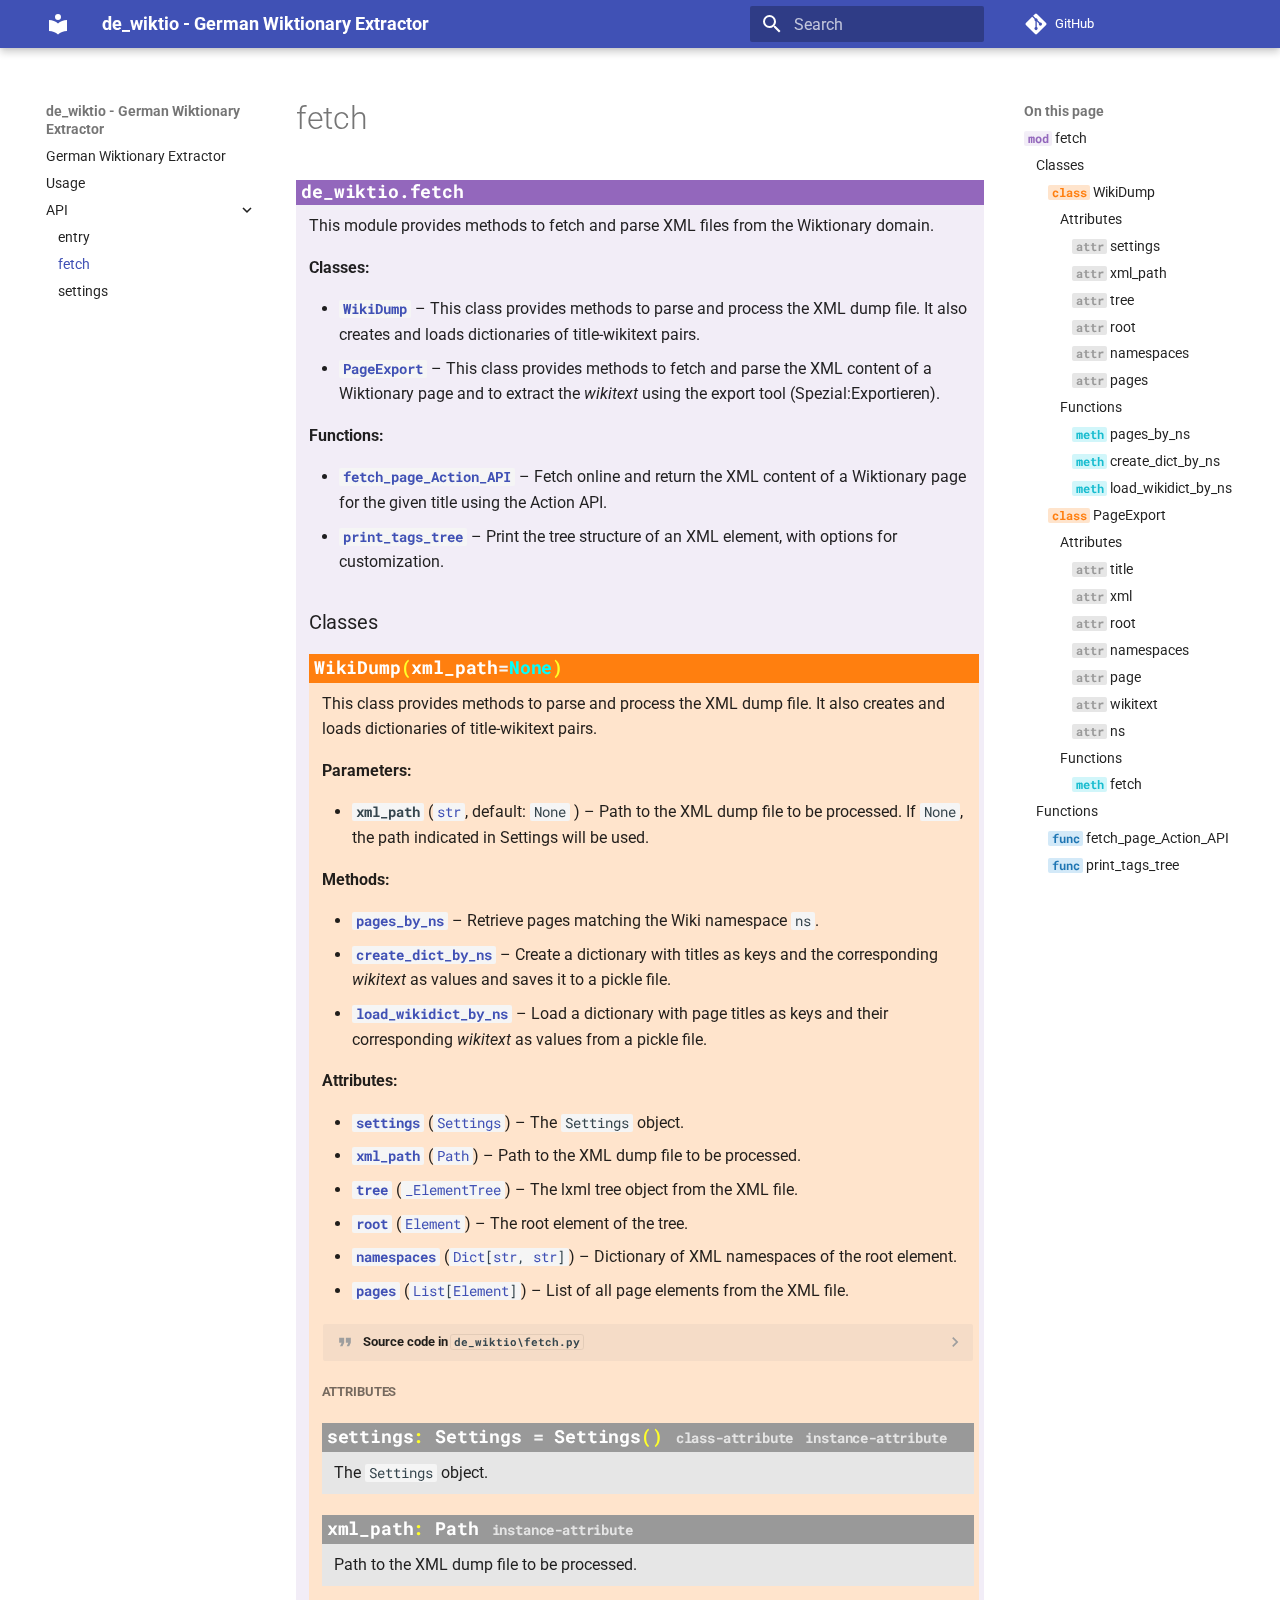
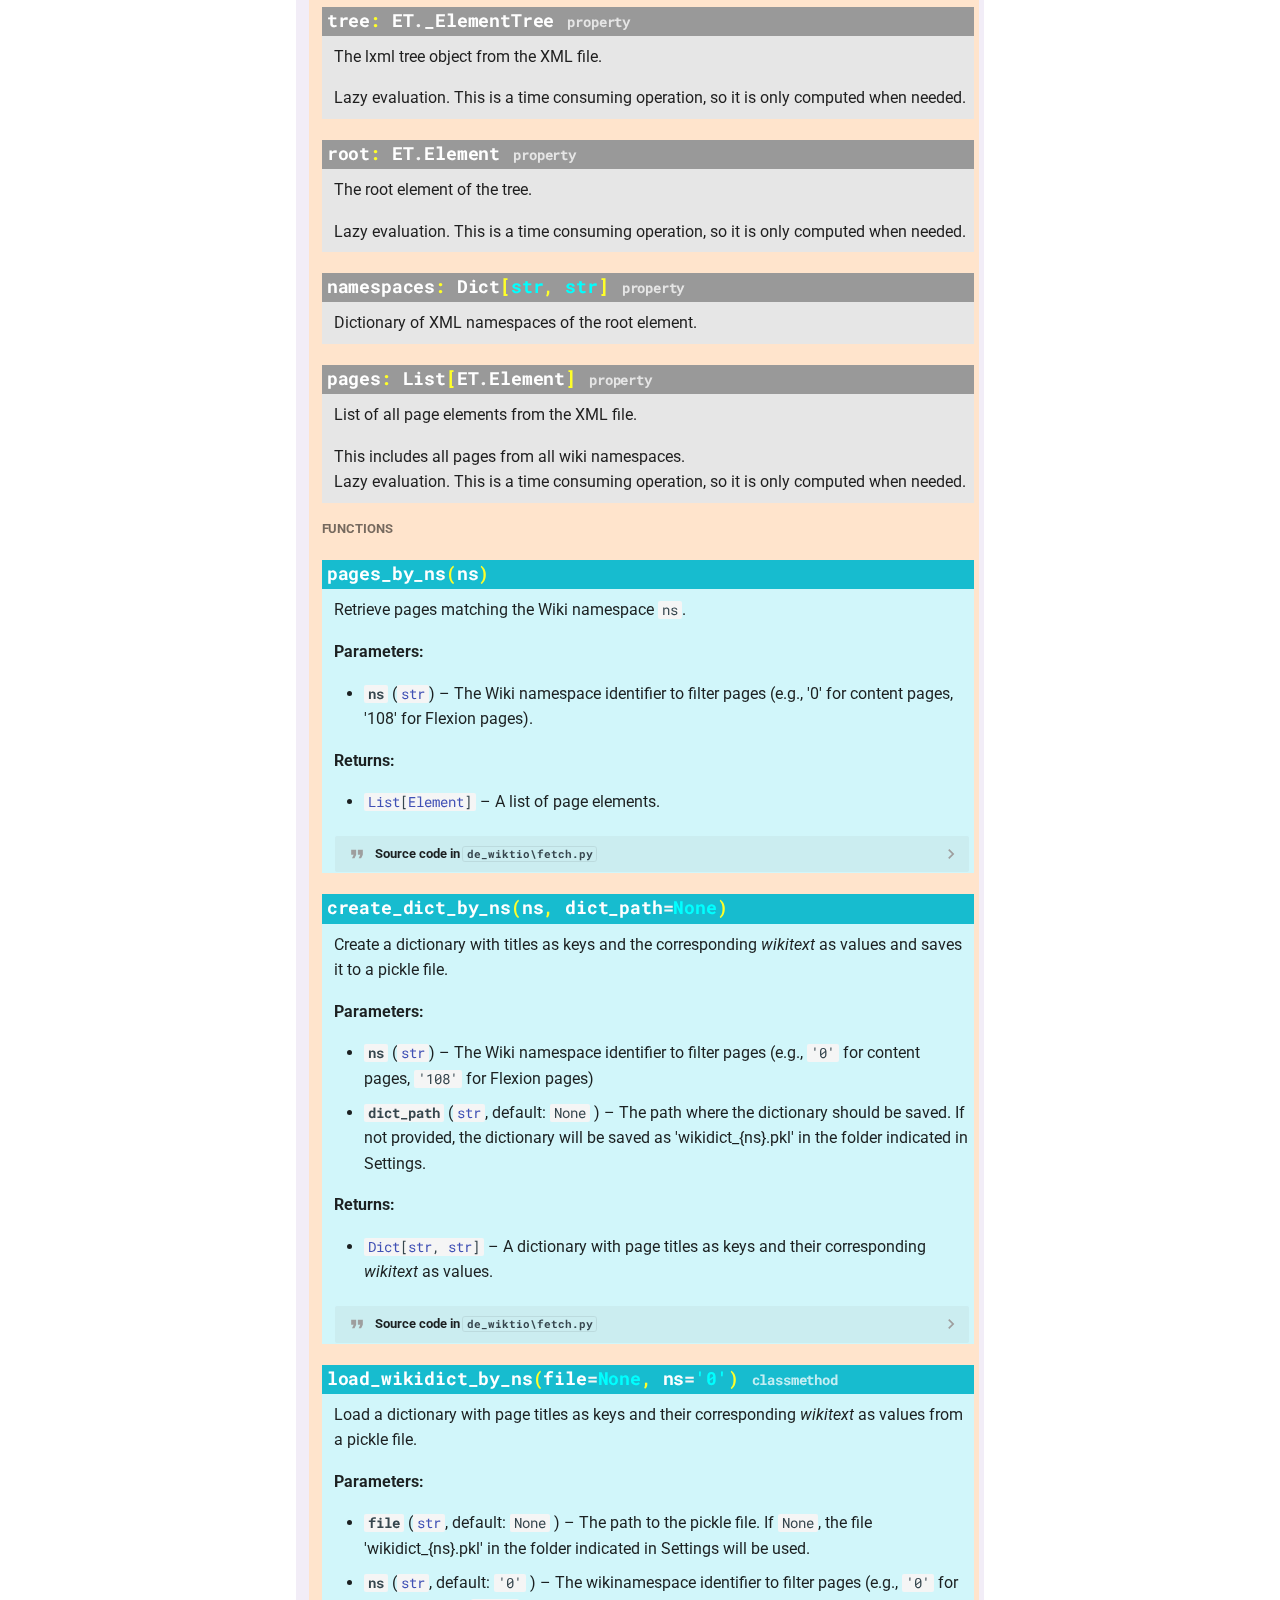
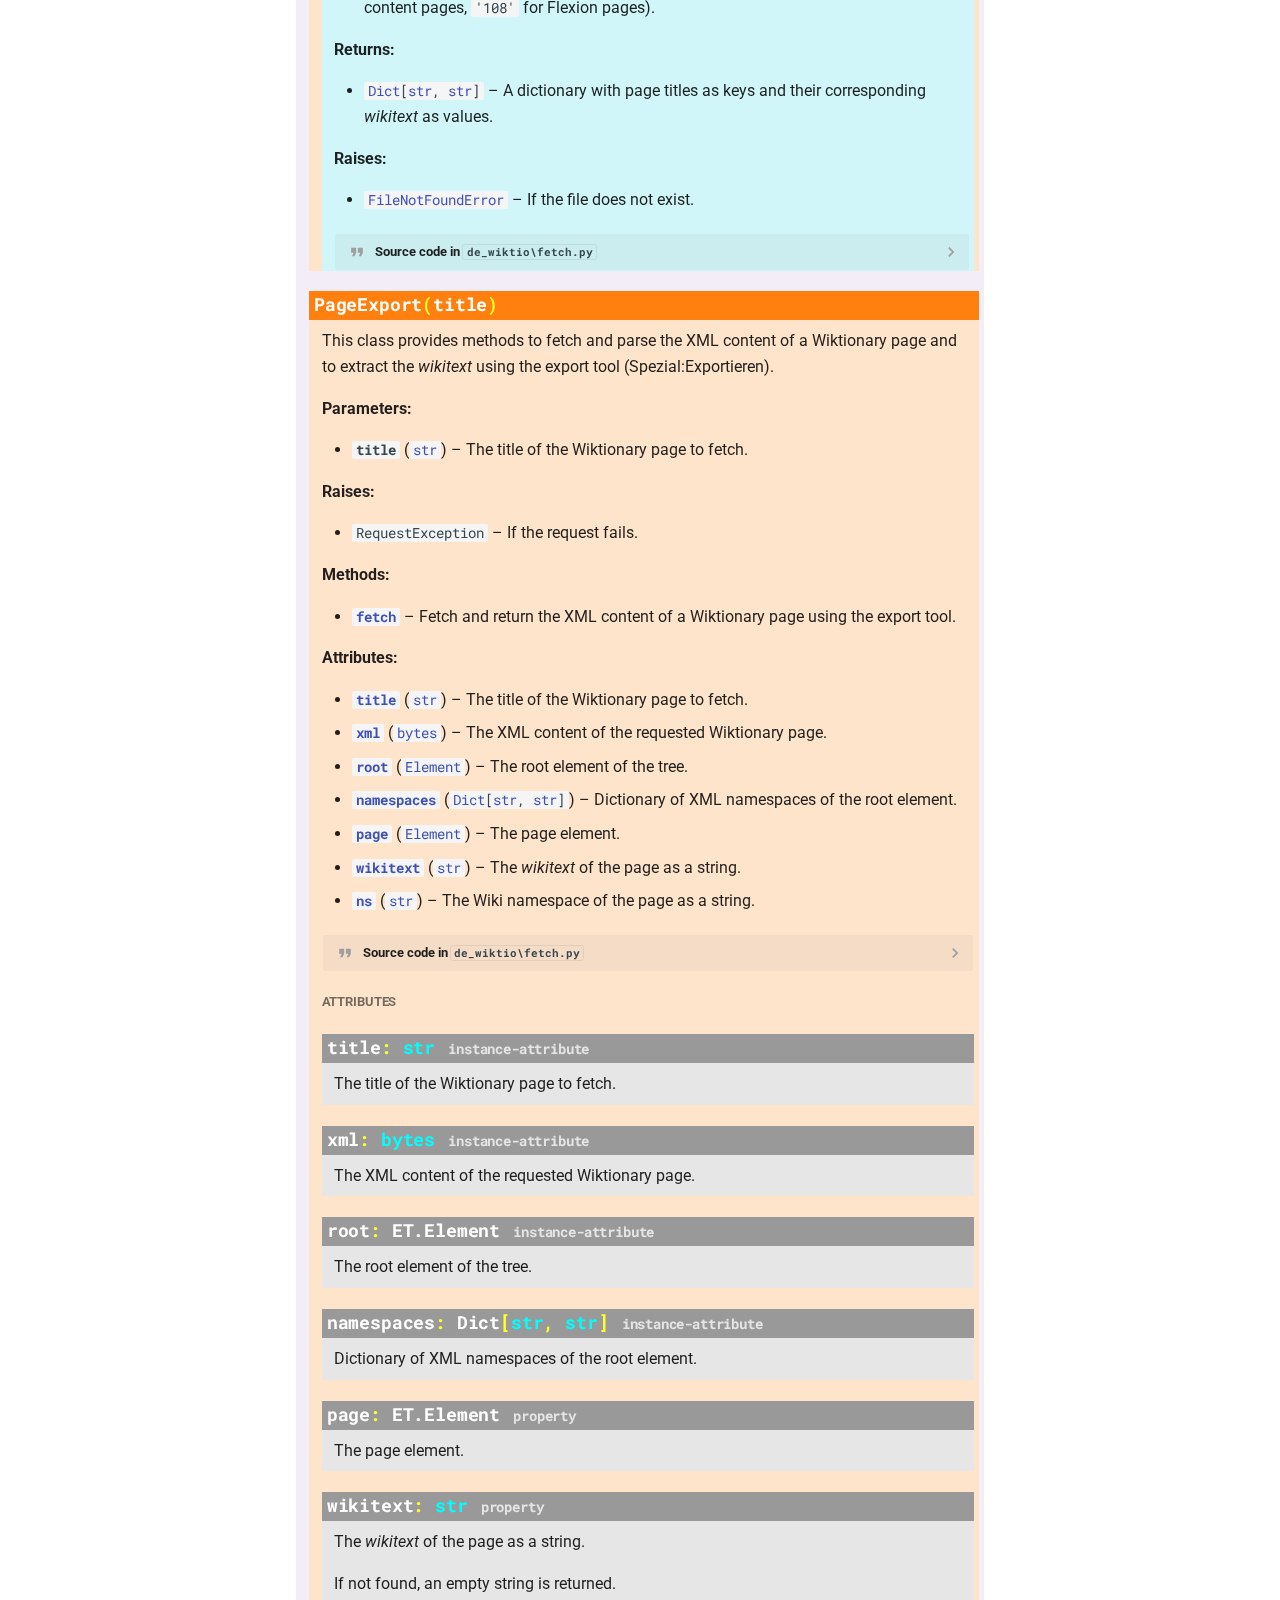
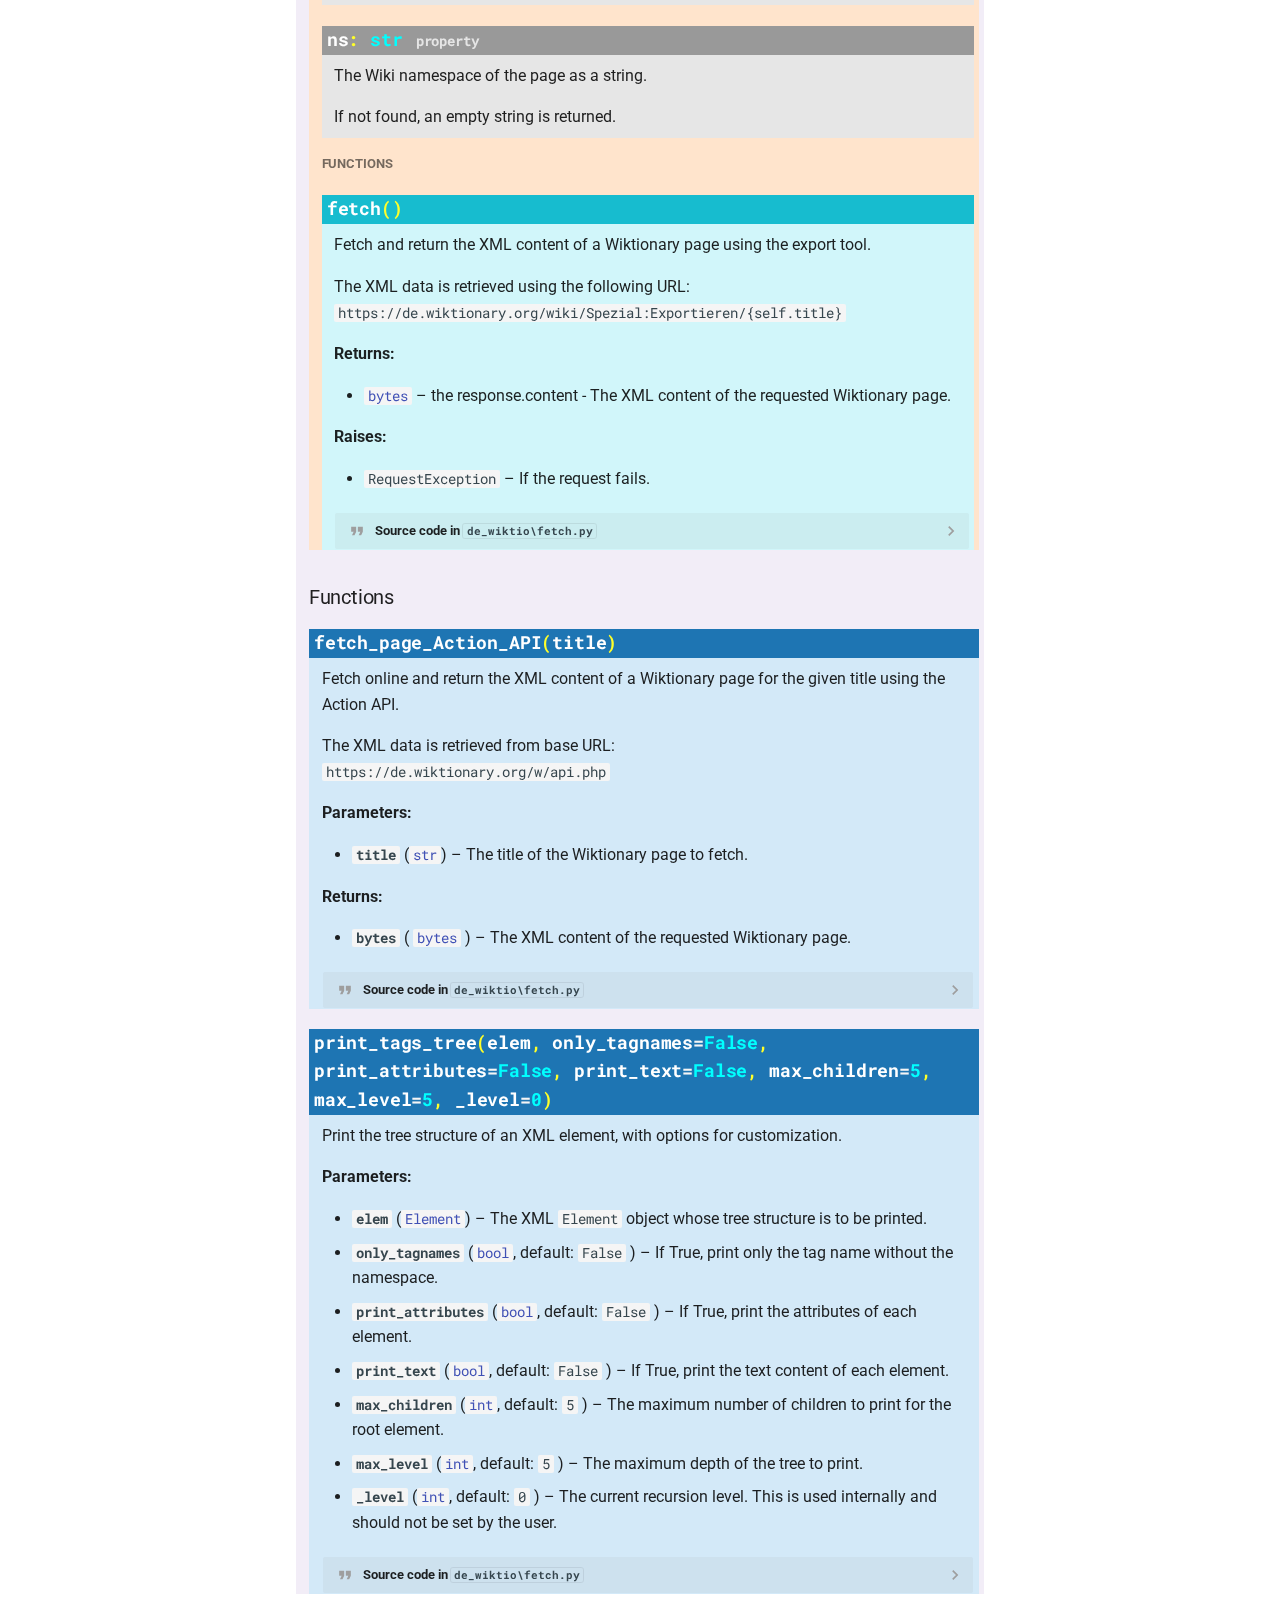
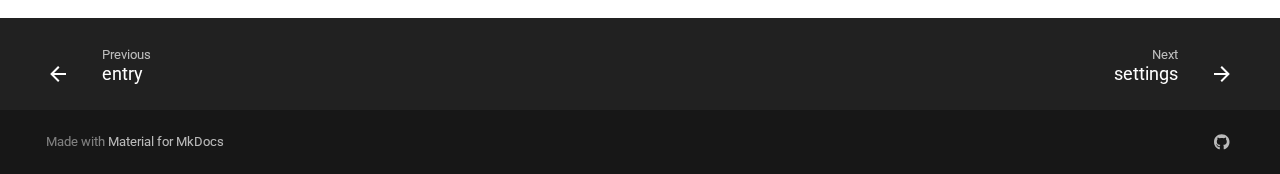
<file: API/fetch/index.html>
<!doctype html>
<html lang="en" class="no-js">
  <head>
    
      <meta charset="utf-8">
      <meta name="viewport" content="width=device-width,initial-scale=1">
      
      
      
      
        <link rel="prev" href="../entry/">
      
      
        <link rel="next" href="../settings/">
      
      
      <link rel="icon" href="../../assets/images/favicon.png">
      <meta name="generator" content="mkdocs-1.6.1, mkdocs-material-9.5.44">
    
    
      
        <title>fetch - de_wiktio - German Wiktionary Extractor</title>
      
    
    
      <link rel="stylesheet" href="../../assets/stylesheets/main.0253249f.min.css">
      
        
        <link rel="stylesheet" href="../../assets/stylesheets/palette.06af60db.min.css">
      
      


    
    
      
    
    
      
        
        
        <link rel="preconnect" href="https://fonts.gstatic.com" crossorigin>
        <link rel="stylesheet" href="https://fonts.googleapis.com/css?family=Roboto:300,300i,400,400i,700,700i%7CRoboto+Mono:400,400i,700,700i&display=fallback">
        <style>:root{--md-text-font:"Roboto";--md-code-font:"Roboto Mono"}</style>
      
    
    
      <link rel="stylesheet" href="../../assets/_markdown_exec_pyodide.css">
    
      <link rel="stylesheet" href="../../assets/_markdown_exec_ansi.css">
    
      <link rel="stylesheet" href="../../assets/_mkdocstrings.css">
    
      <link rel="stylesheet" href="../../css/mkdocstrings.css">
    
    <script>__md_scope=new URL("../..",location),__md_hash=e=>[...e].reduce(((e,_)=>(e<<5)-e+_.charCodeAt(0)),0),__md_get=(e,_=localStorage,t=__md_scope)=>JSON.parse(_.getItem(t.pathname+"."+e)),__md_set=(e,_,t=localStorage,a=__md_scope)=>{try{t.setItem(a.pathname+"."+e,JSON.stringify(_))}catch(e){}}</script>
    
      

    
    
    
  </head>
  
  
    
    
    
    
    
    <body dir="ltr" data-md-color-scheme="default" data-md-color-primary="indigo" data-md-color-accent="indigo">
  
    
    <input class="md-toggle" data-md-toggle="drawer" type="checkbox" id="__drawer" autocomplete="off">
    <input class="md-toggle" data-md-toggle="search" type="checkbox" id="__search" autocomplete="off">
    <label class="md-overlay" for="__drawer"></label>
    <div data-md-component="skip">
      
        
        <a href="#de_wiktio.fetch" class="md-skip">
          Skip to content
        </a>
      
    </div>
    <div data-md-component="announce">
      
    </div>
    
    
      

  

<header class="md-header md-header--shadow" data-md-component="header">
  <nav class="md-header__inner md-grid" aria-label="Header">
    <a href="../.." title="de_wiktio - German Wiktionary Extractor" class="md-header__button md-logo" aria-label="de_wiktio - German Wiktionary Extractor" data-md-component="logo">
      
  
  <svg xmlns="http://www.w3.org/2000/svg" viewBox="0 0 24 24"><path d="M12 8a3 3 0 0 0 3-3 3 3 0 0 0-3-3 3 3 0 0 0-3 3 3 3 0 0 0 3 3m0 3.54C9.64 9.35 6.5 8 3 8v11c3.5 0 6.64 1.35 9 3.54 2.36-2.19 5.5-3.54 9-3.54V8c-3.5 0-6.64 1.35-9 3.54"/></svg>

    </a>
    <label class="md-header__button md-icon" for="__drawer">
      
      <svg xmlns="http://www.w3.org/2000/svg" viewBox="0 0 24 24"><path d="M3 6h18v2H3zm0 5h18v2H3zm0 5h18v2H3z"/></svg>
    </label>
    <div class="md-header__title" data-md-component="header-title">
      <div class="md-header__ellipsis">
        <div class="md-header__topic">
          <span class="md-ellipsis">
            de_wiktio - German Wiktionary Extractor
          </span>
        </div>
        <div class="md-header__topic" data-md-component="header-topic">
          <span class="md-ellipsis">
            
              fetch
            
          </span>
        </div>
      </div>
    </div>
    
      
    
    
    
    
      <label class="md-header__button md-icon" for="__search">
        
        <svg xmlns="http://www.w3.org/2000/svg" viewBox="0 0 24 24"><path d="M9.5 3A6.5 6.5 0 0 1 16 9.5c0 1.61-.59 3.09-1.56 4.23l.27.27h.79l5 5-1.5 1.5-5-5v-.79l-.27-.27A6.52 6.52 0 0 1 9.5 16 6.5 6.5 0 0 1 3 9.5 6.5 6.5 0 0 1 9.5 3m0 2C7 5 5 7 5 9.5S7 14 9.5 14 14 12 14 9.5 12 5 9.5 5"/></svg>
      </label>
      <div class="md-search" data-md-component="search" role="dialog">
  <label class="md-search__overlay" for="__search"></label>
  <div class="md-search__inner" role="search">
    <form class="md-search__form" name="search">
      <input type="text" class="md-search__input" name="query" aria-label="Search" placeholder="Search" autocapitalize="off" autocorrect="off" autocomplete="off" spellcheck="false" data-md-component="search-query" required>
      <label class="md-search__icon md-icon" for="__search">
        
        <svg xmlns="http://www.w3.org/2000/svg" viewBox="0 0 24 24"><path d="M9.5 3A6.5 6.5 0 0 1 16 9.5c0 1.61-.59 3.09-1.56 4.23l.27.27h.79l5 5-1.5 1.5-5-5v-.79l-.27-.27A6.52 6.52 0 0 1 9.5 16 6.5 6.5 0 0 1 3 9.5 6.5 6.5 0 0 1 9.5 3m0 2C7 5 5 7 5 9.5S7 14 9.5 14 14 12 14 9.5 12 5 9.5 5"/></svg>
        
        <svg xmlns="http://www.w3.org/2000/svg" viewBox="0 0 24 24"><path d="M20 11v2H8l5.5 5.5-1.42 1.42L4.16 12l7.92-7.92L13.5 5.5 8 11z"/></svg>
      </label>
      <nav class="md-search__options" aria-label="Search">
        
        <button type="reset" class="md-search__icon md-icon" title="Clear" aria-label="Clear" tabindex="-1">
          
          <svg xmlns="http://www.w3.org/2000/svg" viewBox="0 0 24 24"><path d="M19 6.41 17.59 5 12 10.59 6.41 5 5 6.41 10.59 12 5 17.59 6.41 19 12 13.41 17.59 19 19 17.59 13.41 12z"/></svg>
        </button>
      </nav>
      
        <div class="md-search__suggest" data-md-component="search-suggest"></div>
      
    </form>
    <div class="md-search__output">
      <div class="md-search__scrollwrap" tabindex="0" data-md-scrollfix>
        <div class="md-search-result" data-md-component="search-result">
          <div class="md-search-result__meta">
            Initializing search
          </div>
          <ol class="md-search-result__list" role="presentation"></ol>
        </div>
      </div>
    </div>
  </div>
</div>
    
    
      <div class="md-header__source">
        <a href="https://github.com/lennon-c/de_wiktio" title="Go to repository" class="md-source" data-md-component="source">
  <div class="md-source__icon md-icon">
    
    <svg xmlns="http://www.w3.org/2000/svg" viewBox="0 0 448 512"><!--! Font Awesome Free 6.6.0 by @fontawesome - https://fontawesome.com License - https://fontawesome.com/license/free (Icons: CC BY 4.0, Fonts: SIL OFL 1.1, Code: MIT License) Copyright 2024 Fonticons, Inc.--><path d="M439.55 236.05 244 40.45a28.87 28.87 0 0 0-40.81 0l-40.66 40.63 51.52 51.52c27.06-9.14 52.68 16.77 43.39 43.68l49.66 49.66c34.23-11.8 61.18 31 35.47 56.69-26.49 26.49-70.21-2.87-56-37.34L240.22 199v121.85c25.3 12.54 22.26 41.85 9.08 55a34.34 34.34 0 0 1-48.55 0c-17.57-17.6-11.07-46.91 11.25-56v-123c-20.8-8.51-24.6-30.74-18.64-45L142.57 101 8.45 235.14a28.86 28.86 0 0 0 0 40.81l195.61 195.6a28.86 28.86 0 0 0 40.8 0l194.69-194.69a28.86 28.86 0 0 0 0-40.81"/></svg>
  </div>
  <div class="md-source__repository">
    GitHub
  </div>
</a>
      </div>
    
  </nav>
  
</header>
    
    <div class="md-container" data-md-component="container">
      
      
        
          
        
      
      <main class="md-main" data-md-component="main">
        <div class="md-main__inner md-grid">
          
            
              
              <div class="md-sidebar md-sidebar--primary" data-md-component="sidebar" data-md-type="navigation" >
                <div class="md-sidebar__scrollwrap">
                  <div class="md-sidebar__inner">
                    



<nav class="md-nav md-nav--primary" aria-label="Navigation" data-md-level="0">
  <label class="md-nav__title" for="__drawer">
    <a href="../.." title="de_wiktio - German Wiktionary Extractor" class="md-nav__button md-logo" aria-label="de_wiktio - German Wiktionary Extractor" data-md-component="logo">
      
  
  <svg xmlns="http://www.w3.org/2000/svg" viewBox="0 0 24 24"><path d="M12 8a3 3 0 0 0 3-3 3 3 0 0 0-3-3 3 3 0 0 0-3 3 3 3 0 0 0 3 3m0 3.54C9.64 9.35 6.5 8 3 8v11c3.5 0 6.64 1.35 9 3.54 2.36-2.19 5.5-3.54 9-3.54V8c-3.5 0-6.64 1.35-9 3.54"/></svg>

    </a>
    de_wiktio - German Wiktionary Extractor
  </label>
  
    <div class="md-nav__source">
      <a href="https://github.com/lennon-c/de_wiktio" title="Go to repository" class="md-source" data-md-component="source">
  <div class="md-source__icon md-icon">
    
    <svg xmlns="http://www.w3.org/2000/svg" viewBox="0 0 448 512"><!--! Font Awesome Free 6.6.0 by @fontawesome - https://fontawesome.com License - https://fontawesome.com/license/free (Icons: CC BY 4.0, Fonts: SIL OFL 1.1, Code: MIT License) Copyright 2024 Fonticons, Inc.--><path d="M439.55 236.05 244 40.45a28.87 28.87 0 0 0-40.81 0l-40.66 40.63 51.52 51.52c27.06-9.14 52.68 16.77 43.39 43.68l49.66 49.66c34.23-11.8 61.18 31 35.47 56.69-26.49 26.49-70.21-2.87-56-37.34L240.22 199v121.85c25.3 12.54 22.26 41.85 9.08 55a34.34 34.34 0 0 1-48.55 0c-17.57-17.6-11.07-46.91 11.25-56v-123c-20.8-8.51-24.6-30.74-18.64-45L142.57 101 8.45 235.14a28.86 28.86 0 0 0 0 40.81l195.61 195.6a28.86 28.86 0 0 0 40.8 0l194.69-194.69a28.86 28.86 0 0 0 0-40.81"/></svg>
  </div>
  <div class="md-source__repository">
    GitHub
  </div>
</a>
    </div>
  
  <ul class="md-nav__list" data-md-scrollfix>
    
      
      
  
  
  
  
    <li class="md-nav__item">
      <a href="../.." class="md-nav__link">
        
  
  <span class="md-ellipsis">
    German Wiktionary Extractor
  </span>
  

      </a>
    </li>
  

    
      
      
  
  
  
  
    <li class="md-nav__item">
      <a href="../../usage/" class="md-nav__link">
        
  
  <span class="md-ellipsis">
    Usage
  </span>
  

      </a>
    </li>
  

    
      
      
  
  
    
  
  
  
    
    
      
        
          
        
      
        
      
        
      
        
      
    
    
    
    <li class="md-nav__item md-nav__item--active md-nav__item--nested">
      
        
        
        <input class="md-nav__toggle md-toggle " type="checkbox" id="__nav_3" checked>
        
          
          
          <div class="md-nav__link md-nav__container">
            <a href="../" class="md-nav__link ">
              
  
  <span class="md-ellipsis">
    API
  </span>
  

            </a>
            
              
              <label class="md-nav__link " for="__nav_3" id="__nav_3_label" tabindex="0">
                <span class="md-nav__icon md-icon"></span>
              </label>
            
          </div>
        
        <nav class="md-nav" data-md-level="1" aria-labelledby="__nav_3_label" aria-expanded="true">
          <label class="md-nav__title" for="__nav_3">
            <span class="md-nav__icon md-icon"></span>
            API
          </label>
          <ul class="md-nav__list" data-md-scrollfix>
            
              
            
              
                
  
  
  
  
    <li class="md-nav__item">
      <a href="../entry/" class="md-nav__link">
        
  
  <span class="md-ellipsis">
    entry
  </span>
  

      </a>
    </li>
  

              
            
              
                
  
  
    
  
  
  
    <li class="md-nav__item md-nav__item--active">
      
      <input class="md-nav__toggle md-toggle" type="checkbox" id="__toc">
      
      
      
        <label class="md-nav__link md-nav__link--active" for="__toc">
          
  
  <span class="md-ellipsis">
    fetch
  </span>
  

          <span class="md-nav__icon md-icon"></span>
        </label>
      
      <a href="./" class="md-nav__link md-nav__link--active">
        
  
  <span class="md-ellipsis">
    fetch
  </span>
  

      </a>
      
        

  

<nav class="md-nav md-nav--secondary" aria-label="On this page">
  
  
  
  
    <label class="md-nav__title" for="__toc">
      <span class="md-nav__icon md-icon"></span>
      On this page
    </label>
    <ul class="md-nav__list" data-md-component="toc" data-md-scrollfix>
      
        <li class="md-nav__item">
  <a href="#de_wiktio.fetch" class="md-nav__link">
    <span class="md-ellipsis">
      <code class="doc-symbol doc-symbol-toc doc-symbol-module"></code>&nbsp;fetch
    </span>
  </a>
  
    <nav class="md-nav" aria-label=" fetch">
      <ul class="md-nav__list">
        
          <li class="md-nav__item">
  <a href="#de_wiktio.fetch-classes" class="md-nav__link">
    <span class="md-ellipsis">
      Classes
    </span>
  </a>
  
    <nav class="md-nav" aria-label="Classes">
      <ul class="md-nav__list">
        
          <li class="md-nav__item">
  <a href="#de_wiktio.fetch.WikiDump" class="md-nav__link">
    <span class="md-ellipsis">
      <code class="doc-symbol doc-symbol-toc doc-symbol-class"></code>&nbsp;WikiDump
    </span>
  </a>
  
    <nav class="md-nav" aria-label=" WikiDump">
      <ul class="md-nav__list">
        
          <li class="md-nav__item">
  <a href="#de_wiktio.fetch.WikiDump-attributes" class="md-nav__link">
    <span class="md-ellipsis">
      Attributes
    </span>
  </a>
  
    <nav class="md-nav" aria-label="Attributes">
      <ul class="md-nav__list">
        
          <li class="md-nav__item">
  <a href="#de_wiktio.fetch.WikiDump.settings" class="md-nav__link">
    <span class="md-ellipsis">
      <code class="doc-symbol doc-symbol-toc doc-symbol-attribute"></code>&nbsp;settings
    </span>
  </a>
  
</li>
        
          <li class="md-nav__item">
  <a href="#de_wiktio.fetch.WikiDump.xml_path" class="md-nav__link">
    <span class="md-ellipsis">
      <code class="doc-symbol doc-symbol-toc doc-symbol-attribute"></code>&nbsp;xml_path
    </span>
  </a>
  
</li>
        
          <li class="md-nav__item">
  <a href="#de_wiktio.fetch.WikiDump.tree" class="md-nav__link">
    <span class="md-ellipsis">
      <code class="doc-symbol doc-symbol-toc doc-symbol-attribute"></code>&nbsp;tree
    </span>
  </a>
  
</li>
        
          <li class="md-nav__item">
  <a href="#de_wiktio.fetch.WikiDump.root" class="md-nav__link">
    <span class="md-ellipsis">
      <code class="doc-symbol doc-symbol-toc doc-symbol-attribute"></code>&nbsp;root
    </span>
  </a>
  
</li>
        
          <li class="md-nav__item">
  <a href="#de_wiktio.fetch.WikiDump.namespaces" class="md-nav__link">
    <span class="md-ellipsis">
      <code class="doc-symbol doc-symbol-toc doc-symbol-attribute"></code>&nbsp;namespaces
    </span>
  </a>
  
</li>
        
          <li class="md-nav__item">
  <a href="#de_wiktio.fetch.WikiDump.pages" class="md-nav__link">
    <span class="md-ellipsis">
      <code class="doc-symbol doc-symbol-toc doc-symbol-attribute"></code>&nbsp;pages
    </span>
  </a>
  
</li>
        
      </ul>
    </nav>
  
</li>
        
          <li class="md-nav__item">
  <a href="#de_wiktio.fetch.WikiDump-functions" class="md-nav__link">
    <span class="md-ellipsis">
      Functions
    </span>
  </a>
  
    <nav class="md-nav" aria-label="Functions">
      <ul class="md-nav__list">
        
          <li class="md-nav__item">
  <a href="#de_wiktio.fetch.WikiDump.pages_by_ns" class="md-nav__link">
    <span class="md-ellipsis">
      <code class="doc-symbol doc-symbol-toc doc-symbol-method"></code>&nbsp;pages_by_ns
    </span>
  </a>
  
</li>
        
          <li class="md-nav__item">
  <a href="#de_wiktio.fetch.WikiDump.create_dict_by_ns" class="md-nav__link">
    <span class="md-ellipsis">
      <code class="doc-symbol doc-symbol-toc doc-symbol-method"></code>&nbsp;create_dict_by_ns
    </span>
  </a>
  
</li>
        
          <li class="md-nav__item">
  <a href="#de_wiktio.fetch.WikiDump.load_wikidict_by_ns" class="md-nav__link">
    <span class="md-ellipsis">
      <code class="doc-symbol doc-symbol-toc doc-symbol-method"></code>&nbsp;load_wikidict_by_ns
    </span>
  </a>
  
</li>
        
      </ul>
    </nav>
  
</li>
        
      </ul>
    </nav>
  
</li>
        
          <li class="md-nav__item">
  <a href="#de_wiktio.fetch.PageExport" class="md-nav__link">
    <span class="md-ellipsis">
      <code class="doc-symbol doc-symbol-toc doc-symbol-class"></code>&nbsp;PageExport
    </span>
  </a>
  
    <nav class="md-nav" aria-label=" PageExport">
      <ul class="md-nav__list">
        
          <li class="md-nav__item">
  <a href="#de_wiktio.fetch.PageExport-attributes" class="md-nav__link">
    <span class="md-ellipsis">
      Attributes
    </span>
  </a>
  
    <nav class="md-nav" aria-label="Attributes">
      <ul class="md-nav__list">
        
          <li class="md-nav__item">
  <a href="#de_wiktio.fetch.PageExport.title" class="md-nav__link">
    <span class="md-ellipsis">
      <code class="doc-symbol doc-symbol-toc doc-symbol-attribute"></code>&nbsp;title
    </span>
  </a>
  
</li>
        
          <li class="md-nav__item">
  <a href="#de_wiktio.fetch.PageExport.xml" class="md-nav__link">
    <span class="md-ellipsis">
      <code class="doc-symbol doc-symbol-toc doc-symbol-attribute"></code>&nbsp;xml
    </span>
  </a>
  
</li>
        
          <li class="md-nav__item">
  <a href="#de_wiktio.fetch.PageExport.root" class="md-nav__link">
    <span class="md-ellipsis">
      <code class="doc-symbol doc-symbol-toc doc-symbol-attribute"></code>&nbsp;root
    </span>
  </a>
  
</li>
        
          <li class="md-nav__item">
  <a href="#de_wiktio.fetch.PageExport.namespaces" class="md-nav__link">
    <span class="md-ellipsis">
      <code class="doc-symbol doc-symbol-toc doc-symbol-attribute"></code>&nbsp;namespaces
    </span>
  </a>
  
</li>
        
          <li class="md-nav__item">
  <a href="#de_wiktio.fetch.PageExport.page" class="md-nav__link">
    <span class="md-ellipsis">
      <code class="doc-symbol doc-symbol-toc doc-symbol-attribute"></code>&nbsp;page
    </span>
  </a>
  
</li>
        
          <li class="md-nav__item">
  <a href="#de_wiktio.fetch.PageExport.wikitext" class="md-nav__link">
    <span class="md-ellipsis">
      <code class="doc-symbol doc-symbol-toc doc-symbol-attribute"></code>&nbsp;wikitext
    </span>
  </a>
  
</li>
        
          <li class="md-nav__item">
  <a href="#de_wiktio.fetch.PageExport.ns" class="md-nav__link">
    <span class="md-ellipsis">
      <code class="doc-symbol doc-symbol-toc doc-symbol-attribute"></code>&nbsp;ns
    </span>
  </a>
  
</li>
        
      </ul>
    </nav>
  
</li>
        
          <li class="md-nav__item">
  <a href="#de_wiktio.fetch.PageExport-functions" class="md-nav__link">
    <span class="md-ellipsis">
      Functions
    </span>
  </a>
  
    <nav class="md-nav" aria-label="Functions">
      <ul class="md-nav__list">
        
          <li class="md-nav__item">
  <a href="#de_wiktio.fetch.PageExport.fetch" class="md-nav__link">
    <span class="md-ellipsis">
      <code class="doc-symbol doc-symbol-toc doc-symbol-method"></code>&nbsp;fetch
    </span>
  </a>
  
</li>
        
      </ul>
    </nav>
  
</li>
        
      </ul>
    </nav>
  
</li>
        
      </ul>
    </nav>
  
</li>
        
          <li class="md-nav__item">
  <a href="#de_wiktio.fetch-functions" class="md-nav__link">
    <span class="md-ellipsis">
      Functions
    </span>
  </a>
  
    <nav class="md-nav" aria-label="Functions">
      <ul class="md-nav__list">
        
          <li class="md-nav__item">
  <a href="#de_wiktio.fetch.fetch_page_Action_API" class="md-nav__link">
    <span class="md-ellipsis">
      <code class="doc-symbol doc-symbol-toc doc-symbol-function"></code>&nbsp;fetch_page_Action_API
    </span>
  </a>
  
</li>
        
          <li class="md-nav__item">
  <a href="#de_wiktio.fetch.print_tags_tree" class="md-nav__link">
    <span class="md-ellipsis">
      <code class="doc-symbol doc-symbol-toc doc-symbol-function"></code>&nbsp;print_tags_tree
    </span>
  </a>
  
</li>
        
      </ul>
    </nav>
  
</li>
        
      </ul>
    </nav>
  
</li>
      
    </ul>
  
</nav>
      
    </li>
  

              
            
              
                
  
  
  
  
    <li class="md-nav__item">
      <a href="../settings/" class="md-nav__link">
        
  
  <span class="md-ellipsis">
    settings
  </span>
  

      </a>
    </li>
  

              
            
          </ul>
        </nav>
      
    </li>
  

    
  </ul>
</nav>
                  </div>
                </div>
              </div>
            
            
              
              <div class="md-sidebar md-sidebar--secondary" data-md-component="sidebar" data-md-type="toc" >
                <div class="md-sidebar__scrollwrap">
                  <div class="md-sidebar__inner">
                    

  

<nav class="md-nav md-nav--secondary" aria-label="On this page">
  
  
  
  
    <label class="md-nav__title" for="__toc">
      <span class="md-nav__icon md-icon"></span>
      On this page
    </label>
    <ul class="md-nav__list" data-md-component="toc" data-md-scrollfix>
      
        <li class="md-nav__item">
  <a href="#de_wiktio.fetch" class="md-nav__link">
    <span class="md-ellipsis">
      <code class="doc-symbol doc-symbol-toc doc-symbol-module"></code>&nbsp;fetch
    </span>
  </a>
  
    <nav class="md-nav" aria-label=" fetch">
      <ul class="md-nav__list">
        
          <li class="md-nav__item">
  <a href="#de_wiktio.fetch-classes" class="md-nav__link">
    <span class="md-ellipsis">
      Classes
    </span>
  </a>
  
    <nav class="md-nav" aria-label="Classes">
      <ul class="md-nav__list">
        
          <li class="md-nav__item">
  <a href="#de_wiktio.fetch.WikiDump" class="md-nav__link">
    <span class="md-ellipsis">
      <code class="doc-symbol doc-symbol-toc doc-symbol-class"></code>&nbsp;WikiDump
    </span>
  </a>
  
    <nav class="md-nav" aria-label=" WikiDump">
      <ul class="md-nav__list">
        
          <li class="md-nav__item">
  <a href="#de_wiktio.fetch.WikiDump-attributes" class="md-nav__link">
    <span class="md-ellipsis">
      Attributes
    </span>
  </a>
  
    <nav class="md-nav" aria-label="Attributes">
      <ul class="md-nav__list">
        
          <li class="md-nav__item">
  <a href="#de_wiktio.fetch.WikiDump.settings" class="md-nav__link">
    <span class="md-ellipsis">
      <code class="doc-symbol doc-symbol-toc doc-symbol-attribute"></code>&nbsp;settings
    </span>
  </a>
  
</li>
        
          <li class="md-nav__item">
  <a href="#de_wiktio.fetch.WikiDump.xml_path" class="md-nav__link">
    <span class="md-ellipsis">
      <code class="doc-symbol doc-symbol-toc doc-symbol-attribute"></code>&nbsp;xml_path
    </span>
  </a>
  
</li>
        
          <li class="md-nav__item">
  <a href="#de_wiktio.fetch.WikiDump.tree" class="md-nav__link">
    <span class="md-ellipsis">
      <code class="doc-symbol doc-symbol-toc doc-symbol-attribute"></code>&nbsp;tree
    </span>
  </a>
  
</li>
        
          <li class="md-nav__item">
  <a href="#de_wiktio.fetch.WikiDump.root" class="md-nav__link">
    <span class="md-ellipsis">
      <code class="doc-symbol doc-symbol-toc doc-symbol-attribute"></code>&nbsp;root
    </span>
  </a>
  
</li>
        
          <li class="md-nav__item">
  <a href="#de_wiktio.fetch.WikiDump.namespaces" class="md-nav__link">
    <span class="md-ellipsis">
      <code class="doc-symbol doc-symbol-toc doc-symbol-attribute"></code>&nbsp;namespaces
    </span>
  </a>
  
</li>
        
          <li class="md-nav__item">
  <a href="#de_wiktio.fetch.WikiDump.pages" class="md-nav__link">
    <span class="md-ellipsis">
      <code class="doc-symbol doc-symbol-toc doc-symbol-attribute"></code>&nbsp;pages
    </span>
  </a>
  
</li>
        
      </ul>
    </nav>
  
</li>
        
          <li class="md-nav__item">
  <a href="#de_wiktio.fetch.WikiDump-functions" class="md-nav__link">
    <span class="md-ellipsis">
      Functions
    </span>
  </a>
  
    <nav class="md-nav" aria-label="Functions">
      <ul class="md-nav__list">
        
          <li class="md-nav__item">
  <a href="#de_wiktio.fetch.WikiDump.pages_by_ns" class="md-nav__link">
    <span class="md-ellipsis">
      <code class="doc-symbol doc-symbol-toc doc-symbol-method"></code>&nbsp;pages_by_ns
    </span>
  </a>
  
</li>
        
          <li class="md-nav__item">
  <a href="#de_wiktio.fetch.WikiDump.create_dict_by_ns" class="md-nav__link">
    <span class="md-ellipsis">
      <code class="doc-symbol doc-symbol-toc doc-symbol-method"></code>&nbsp;create_dict_by_ns
    </span>
  </a>
  
</li>
        
          <li class="md-nav__item">
  <a href="#de_wiktio.fetch.WikiDump.load_wikidict_by_ns" class="md-nav__link">
    <span class="md-ellipsis">
      <code class="doc-symbol doc-symbol-toc doc-symbol-method"></code>&nbsp;load_wikidict_by_ns
    </span>
  </a>
  
</li>
        
      </ul>
    </nav>
  
</li>
        
      </ul>
    </nav>
  
</li>
        
          <li class="md-nav__item">
  <a href="#de_wiktio.fetch.PageExport" class="md-nav__link">
    <span class="md-ellipsis">
      <code class="doc-symbol doc-symbol-toc doc-symbol-class"></code>&nbsp;PageExport
    </span>
  </a>
  
    <nav class="md-nav" aria-label=" PageExport">
      <ul class="md-nav__list">
        
          <li class="md-nav__item">
  <a href="#de_wiktio.fetch.PageExport-attributes" class="md-nav__link">
    <span class="md-ellipsis">
      Attributes
    </span>
  </a>
  
    <nav class="md-nav" aria-label="Attributes">
      <ul class="md-nav__list">
        
          <li class="md-nav__item">
  <a href="#de_wiktio.fetch.PageExport.title" class="md-nav__link">
    <span class="md-ellipsis">
      <code class="doc-symbol doc-symbol-toc doc-symbol-attribute"></code>&nbsp;title
    </span>
  </a>
  
</li>
        
          <li class="md-nav__item">
  <a href="#de_wiktio.fetch.PageExport.xml" class="md-nav__link">
    <span class="md-ellipsis">
      <code class="doc-symbol doc-symbol-toc doc-symbol-attribute"></code>&nbsp;xml
    </span>
  </a>
  
</li>
        
          <li class="md-nav__item">
  <a href="#de_wiktio.fetch.PageExport.root" class="md-nav__link">
    <span class="md-ellipsis">
      <code class="doc-symbol doc-symbol-toc doc-symbol-attribute"></code>&nbsp;root
    </span>
  </a>
  
</li>
        
          <li class="md-nav__item">
  <a href="#de_wiktio.fetch.PageExport.namespaces" class="md-nav__link">
    <span class="md-ellipsis">
      <code class="doc-symbol doc-symbol-toc doc-symbol-attribute"></code>&nbsp;namespaces
    </span>
  </a>
  
</li>
        
          <li class="md-nav__item">
  <a href="#de_wiktio.fetch.PageExport.page" class="md-nav__link">
    <span class="md-ellipsis">
      <code class="doc-symbol doc-symbol-toc doc-symbol-attribute"></code>&nbsp;page
    </span>
  </a>
  
</li>
        
          <li class="md-nav__item">
  <a href="#de_wiktio.fetch.PageExport.wikitext" class="md-nav__link">
    <span class="md-ellipsis">
      <code class="doc-symbol doc-symbol-toc doc-symbol-attribute"></code>&nbsp;wikitext
    </span>
  </a>
  
</li>
        
          <li class="md-nav__item">
  <a href="#de_wiktio.fetch.PageExport.ns" class="md-nav__link">
    <span class="md-ellipsis">
      <code class="doc-symbol doc-symbol-toc doc-symbol-attribute"></code>&nbsp;ns
    </span>
  </a>
  
</li>
        
      </ul>
    </nav>
  
</li>
        
          <li class="md-nav__item">
  <a href="#de_wiktio.fetch.PageExport-functions" class="md-nav__link">
    <span class="md-ellipsis">
      Functions
    </span>
  </a>
  
    <nav class="md-nav" aria-label="Functions">
      <ul class="md-nav__list">
        
          <li class="md-nav__item">
  <a href="#de_wiktio.fetch.PageExport.fetch" class="md-nav__link">
    <span class="md-ellipsis">
      <code class="doc-symbol doc-symbol-toc doc-symbol-method"></code>&nbsp;fetch
    </span>
  </a>
  
</li>
        
      </ul>
    </nav>
  
</li>
        
      </ul>
    </nav>
  
</li>
        
      </ul>
    </nav>
  
</li>
        
          <li class="md-nav__item">
  <a href="#de_wiktio.fetch-functions" class="md-nav__link">
    <span class="md-ellipsis">
      Functions
    </span>
  </a>
  
    <nav class="md-nav" aria-label="Functions">
      <ul class="md-nav__list">
        
          <li class="md-nav__item">
  <a href="#de_wiktio.fetch.fetch_page_Action_API" class="md-nav__link">
    <span class="md-ellipsis">
      <code class="doc-symbol doc-symbol-toc doc-symbol-function"></code>&nbsp;fetch_page_Action_API
    </span>
  </a>
  
</li>
        
          <li class="md-nav__item">
  <a href="#de_wiktio.fetch.print_tags_tree" class="md-nav__link">
    <span class="md-ellipsis">
      <code class="doc-symbol doc-symbol-toc doc-symbol-function"></code>&nbsp;print_tags_tree
    </span>
  </a>
  
</li>
        
      </ul>
    </nav>
  
</li>
        
      </ul>
    </nav>
  
</li>
      
    </ul>
  
</nav>
                  </div>
                </div>
              </div>
            
          
          
            <div class="md-content" data-md-component="content">
              <article class="md-content__inner md-typeset">
                
                  

  
  


  <h1>fetch</h1>

<div class="doc doc-object doc-module">



<h2 id="de_wiktio.fetch" class="doc doc-heading">
            <code>de_wiktio.fetch</code>


<a href="#de_wiktio.fetch" class="headerlink" title="Permanent link">&para;</a></h2>

    <div class="doc doc-contents first">

        <p>This module provides methods to fetch and parse XML files from the Wiktionary domain.</p>







<p><span class="doc-section-title">Classes:</span></p>
    <ul>
        <li class="doc-section-item field-body">
          <b><code><a class="autorefs autorefs-internal" title="de_wiktio.fetch.WikiDump" href="#de_wiktio.fetch.WikiDump">WikiDump</a></code></b>
          –
          <div class="doc-md-description">
            <p>This class provides methods to parse and process the XML dump file. It also creates and loads dictionaries of title-wikitext pairs.</p>
          </div>
        </li>
        <li class="doc-section-item field-body">
          <b><code><a class="autorefs autorefs-internal" title="de_wiktio.fetch.PageExport" href="#de_wiktio.fetch.PageExport">PageExport</a></code></b>
          –
          <div class="doc-md-description">
            <p>This class provides methods to fetch and parse the XML content of a Wiktionary page and to extract the <em>wikitext</em> using the export tool (Spezial:Exportieren).</p>
          </div>
        </li>
    </ul>




<p><span class="doc-section-title">Functions:</span></p>
    <ul>
          <li class="doc-section-item field-body">
            <b><code><a class="autorefs autorefs-internal" title="de_wiktio.fetch.fetch_page_Action_API" href="#de_wiktio.fetch.fetch_page_Action_API">fetch_page_Action_API</a></code></b>
            –
            <div class="doc-md-description">
              <p>Fetch online and return the XML content of a Wiktionary page for the given title using the Action API.</p>
            </div>
          </li>
          <li class="doc-section-item field-body">
            <b><code><a class="autorefs autorefs-internal" title="de_wiktio.fetch.print_tags_tree" href="#de_wiktio.fetch.print_tags_tree">print_tags_tree</a></code></b>
            –
            <div class="doc-md-description">
              <p>Print the tree structure of an XML element, with options for customization.</p>
            </div>
          </li>
    </ul>





  <div class="doc doc-children">






<h3 id="de_wiktio.fetch-classes">Classes<a href="#de_wiktio.fetch-classes" class="headerlink" title="Permanent link">&para;</a></h3>

<div class="doc doc-object doc-class">



<h4 id="de_wiktio.fetch.WikiDump" class="doc doc-heading">
              <code class="highlight language-python"><span class="n">WikiDump</span><span class="p">(</span><span class="n">xml_path</span><span class="o">=</span><span class="kc">None</span><span class="p">)</span></code>

<a href="#de_wiktio.fetch.WikiDump" class="headerlink" title="Permanent link">&para;</a></h4>


    <div class="doc doc-contents ">


        <p>This class provides methods to parse and process the XML dump file. It also creates and loads dictionaries of title-wikitext pairs.</p>



<p><span class="doc-section-title">Parameters:</span></p>
    <ul>
        <li class="doc-section-item field-body">
            <b><code>xml_path</code></b>
              (<code><a class="autorefs autorefs-external" href="https://docs.python.org/3/library/stdtypes.html#str">str</a></code>, default:
                  <code>None</code>
)
          –
          <div class="doc-md-description">
            <p>Path to the XML dump file to be processed. If <code>None</code>, the path indicated in Settings will be used.</p>
          </div>
        </li>
    </ul>









<p><span class="doc-section-title">Methods:</span></p>
    <ul>
          <li class="doc-section-item field-body">
            <b><code><a class="autorefs autorefs-internal" title="de_wiktio.fetch.WikiDump.pages_by_ns" href="#de_wiktio.fetch.WikiDump.pages_by_ns">pages_by_ns</a></code></b>
            –
            <div class="doc-md-description">
              <p>Retrieve pages matching the Wiki namespace <code>ns</code>. </p>
            </div>
          </li>
          <li class="doc-section-item field-body">
            <b><code><a class="autorefs autorefs-internal" title="de_wiktio.fetch.WikiDump.create_dict_by_ns" href="#de_wiktio.fetch.WikiDump.create_dict_by_ns">create_dict_by_ns</a></code></b>
            –
            <div class="doc-md-description">
              <p>Create a dictionary with titles as keys and the corresponding <em>wikitext</em> as values and saves it to a pickle file.</p>
            </div>
          </li>
          <li class="doc-section-item field-body">
            <b><code><a class="autorefs autorefs-internal" title="de_wiktio.fetch.WikiDump.load_wikidict_by_ns" href="#de_wiktio.fetch.WikiDump.load_wikidict_by_ns">load_wikidict_by_ns</a></code></b>
            –
            <div class="doc-md-description">
              <p>Load a dictionary with page titles as keys and their corresponding <em>wikitext</em> as values from a pickle file.</p>
            </div>
          </li>
    </ul>




<p><span class="doc-section-title">Attributes:</span></p>
    <ul>
        <li class="doc-section-item field-body">
          <b><code><a class="autorefs autorefs-internal" title="de_wiktio.fetch.WikiDump.settings" href="#de_wiktio.fetch.WikiDump.settings">settings</a></code></b>
              (<code><a class="autorefs autorefs-internal" title="de_wiktio.settings.Settings" href="../settings/#de_wiktio.settings.Settings">Settings</a></code>)
          –
          <div class="doc-md-description">
            <p>The <code>Settings</code> object.</p>
          </div>
        </li>
        <li class="doc-section-item field-body">
          <b><code><a class="autorefs autorefs-internal" title="de_wiktio.fetch.WikiDump.xml_path" href="#de_wiktio.fetch.WikiDump.xml_path">xml_path</a></code></b>
              (<code><a class="autorefs autorefs-external" title="pathlib.Path" href="https://docs.python.org/3/library/pathlib.html#pathlib.Path">Path</a></code>)
          –
          <div class="doc-md-description">
            <p>Path to the XML dump file to be processed.</p>
          </div>
        </li>
        <li class="doc-section-item field-body">
          <b><code><a class="autorefs autorefs-internal" title="de_wiktio.fetch.WikiDump.tree" href="#de_wiktio.fetch.WikiDump.tree">tree</a></code></b>
              (<code><a class="autorefs autorefs-external" title="lxml.etree._ElementTree" href="https://lxml.de/apidoc/lxml.etree.html#lxml.etree._ElementTree">_ElementTree</a></code>)
          –
          <div class="doc-md-description">
            <p>The lxml tree object from the XML file.</p>
          </div>
        </li>
        <li class="doc-section-item field-body">
          <b><code><a class="autorefs autorefs-internal" title="de_wiktio.fetch.WikiDump.root" href="#de_wiktio.fetch.WikiDump.root">root</a></code></b>
              (<code><a class="autorefs autorefs-external" title="lxml.etree.Element" href="https://lxml.de/apidoc/lxml.etree.html#lxml.etree.Element">Element</a></code>)
          –
          <div class="doc-md-description">
            <p>The root element of the tree.</p>
          </div>
        </li>
        <li class="doc-section-item field-body">
          <b><code><a class="autorefs autorefs-internal" title="de_wiktio.fetch.WikiDump.namespaces" href="#de_wiktio.fetch.WikiDump.namespaces">namespaces</a></code></b>
              (<code><a class="autorefs autorefs-external" title="typing.Dict" href="https://docs.python.org/3/library/typing.html#typing.Dict">Dict</a>[<a class="autorefs autorefs-external" href="https://docs.python.org/3/library/stdtypes.html#str">str</a>, <a class="autorefs autorefs-external" href="https://docs.python.org/3/library/stdtypes.html#str">str</a>]</code>)
          –
          <div class="doc-md-description">
            <p>Dictionary of XML namespaces of the root element.</p>
          </div>
        </li>
        <li class="doc-section-item field-body">
          <b><code><a class="autorefs autorefs-internal" title="de_wiktio.fetch.WikiDump.pages" href="#de_wiktio.fetch.WikiDump.pages">pages</a></code></b>
              (<code><a class="autorefs autorefs-external" title="typing.List" href="https://docs.python.org/3/library/typing.html#typing.List">List</a>[<a class="autorefs autorefs-external" title="lxml.etree.Element" href="https://lxml.de/apidoc/lxml.etree.html#lxml.etree.Element">Element</a>]</code>)
          –
          <div class="doc-md-description">
            <p>List of all page elements from the XML file.</p>
          </div>
        </li>
    </ul>

                  <details class="quote">
                    <summary>Source code in <code>de_wiktio\fetch.py</code></summary>
                    <div class="language-python highlight"><table class="highlighttable"><tr><td class="linenos"><div class="linenodiv"><pre><span></span><span class="normal">21</span>
<span class="normal">22</span>
<span class="normal">23</span>
<span class="normal">24</span>
<span class="normal">25</span>
<span class="normal">26</span>
<span class="normal">27</span>
<span class="normal">28</span>
<span class="normal">29</span>
<span class="normal">30</span>
<span class="normal">31</span>
<span class="normal">32</span>
<span class="normal">33</span>
<span class="normal">34</span>
<span class="normal">35</span>
<span class="normal">36</span>
<span class="normal">37</span>
<span class="normal">38</span>
<span class="normal">39</span>
<span class="normal">40</span></pre></div></td><td class="code"><div><pre><span></span><code><span class="k">def</span> <span class="fm">__init__</span><span class="p">(</span><span class="bp">self</span><span class="p">,</span> <span class="n">xml_path</span><span class="p">:</span> <span class="nb">str</span> <span class="o">=</span> <span class="kc">None</span><span class="p">):</span>
<span class="w">    </span><span class="sd">&quot;&quot;&quot;</span>
<span class="sd">    WikiDump object constructor.</span>

<span class="sd">    Args:</span>
<span class="sd">        xml_path: Path to the XML dump file to be processed. If `None`, the path indicated in Settings will be used. </span>
<span class="sd">    &quot;&quot;&quot;</span>
    <span class="k">if</span> <span class="n">xml_path</span> <span class="ow">is</span> <span class="kc">None</span><span class="p">:</span>
        <span class="n">xml_path</span> <span class="o">=</span> <span class="n">WikiDump</span><span class="o">.</span><span class="n">settings</span><span class="o">.</span><span class="n">get</span><span class="p">(</span><span class="s1">&#39;XML_FILE&#39;</span><span class="p">)</span>
        <span class="k">if</span> <span class="n">xml_path</span> <span class="ow">is</span> <span class="kc">None</span><span class="p">:</span>
            <span class="k">raise</span> <span class="ne">ValueError</span><span class="p">(</span><span class="s2">&quot;Path not provided. Please provide a valid path to the XML file or set a valid XML_FILE in Settings&quot;</span><span class="p">)</span>

    <span class="k">if</span> <span class="ow">not</span> <span class="n">Path</span><span class="p">(</span><span class="n">xml_path</span><span class="p">)</span><span class="o">.</span><span class="n">exists</span><span class="p">():</span>
        <span class="k">raise</span> <span class="ne">FileNotFoundError</span><span class="p">(</span><span class="sa">f</span><span class="s2">&quot;File not found: </span><span class="si">{</span><span class="n">xml_path</span><span class="si">}</span><span class="s2">. Please provide a valid path or set a valid XML_FILE in Settings&quot;</span><span class="p">)</span> 

    <span class="bp">self</span><span class="o">.</span><span class="n">xml_path</span><span class="o">=</span> <span class="n">Path</span><span class="p">(</span><span class="n">xml_path</span><span class="p">)</span>

    <span class="c1"># Instance attributes docstring </span>
    <span class="bp">self</span><span class="o">.</span><span class="n">xml_path</span><span class="p">:</span> <span class="n">Path</span>
    <span class="s2">&quot;Path to the XML dump file to be processed.&quot;</span>
</code></pre></div></td></tr></table></div>
                  </details>



  <div class="doc doc-children">





<h5 id="de_wiktio.fetch.WikiDump-attributes">Attributes<a href="#de_wiktio.fetch.WikiDump-attributes" class="headerlink" title="Permanent link">&para;</a></h5>

<div class="doc doc-object doc-attribute">



<h6 id="de_wiktio.fetch.WikiDump.settings" class="doc doc-heading">
            <code class="highlight language-python"><span class="n">settings</span><span class="p">:</span> <span class="n">Settings</span> <span class="o">=</span> <span class="n">Settings</span><span class="p">()</span></code>

  <span class="doc doc-labels">
      <small class="doc doc-label doc-label-class-attribute"><code>class-attribute</code></small>
      <small class="doc doc-label doc-label-instance-attribute"><code>instance-attribute</code></small>
  </span>

<a href="#de_wiktio.fetch.WikiDump.settings" class="headerlink" title="Permanent link">&para;</a></h6>


    <div class="doc doc-contents ">

        <p>The <code>Settings</code> object.</p>
    </div>

</div>

<div class="doc doc-object doc-attribute">



<h6 id="de_wiktio.fetch.WikiDump.xml_path" class="doc doc-heading">
            <code class="highlight language-python"><span class="n">xml_path</span><span class="p">:</span> <span class="n">Path</span></code>

  <span class="doc doc-labels">
      <small class="doc doc-label doc-label-instance-attribute"><code>instance-attribute</code></small>
  </span>

<a href="#de_wiktio.fetch.WikiDump.xml_path" class="headerlink" title="Permanent link">&para;</a></h6>


    <div class="doc doc-contents ">

        <p>Path to the XML dump file to be processed.</p>
    </div>

</div>

<div class="doc doc-object doc-attribute">



<h6 id="de_wiktio.fetch.WikiDump.tree" class="doc doc-heading">
            <code class="highlight language-python"><span class="n">tree</span><span class="p">:</span> <span class="n">ET</span><span class="o">.</span><span class="n">_ElementTree</span></code>

  <span class="doc doc-labels">
      <small class="doc doc-label doc-label-property"><code>property</code></small>
  </span>

<a href="#de_wiktio.fetch.WikiDump.tree" class="headerlink" title="Permanent link">&para;</a></h6>


    <div class="doc doc-contents ">

        <p>The lxml tree object from the XML file.</p>
<p>Lazy evaluation. This is a time consuming operation, so it is only computed when needed.</p>
    </div>

</div>

<div class="doc doc-object doc-attribute">



<h6 id="de_wiktio.fetch.WikiDump.root" class="doc doc-heading">
            <code class="highlight language-python"><span class="n">root</span><span class="p">:</span> <span class="n">ET</span><span class="o">.</span><span class="n">Element</span></code>

  <span class="doc doc-labels">
      <small class="doc doc-label doc-label-property"><code>property</code></small>
  </span>

<a href="#de_wiktio.fetch.WikiDump.root" class="headerlink" title="Permanent link">&para;</a></h6>


    <div class="doc doc-contents ">

        <p>The root element of the tree.</p>
<p>Lazy evaluation. This is a time consuming operation, so it is only computed when needed.</p>
    </div>

</div>

<div class="doc doc-object doc-attribute">



<h6 id="de_wiktio.fetch.WikiDump.namespaces" class="doc doc-heading">
            <code class="highlight language-python"><span class="n">namespaces</span><span class="p">:</span> <span class="n">Dict</span><span class="p">[</span><span class="nb">str</span><span class="p">,</span> <span class="nb">str</span><span class="p">]</span></code>

  <span class="doc doc-labels">
      <small class="doc doc-label doc-label-property"><code>property</code></small>
  </span>

<a href="#de_wiktio.fetch.WikiDump.namespaces" class="headerlink" title="Permanent link">&para;</a></h6>


    <div class="doc doc-contents ">

        <p>Dictionary of XML namespaces of the root element.</p>
    </div>

</div>

<div class="doc doc-object doc-attribute">



<h6 id="de_wiktio.fetch.WikiDump.pages" class="doc doc-heading">
            <code class="highlight language-python"><span class="n">pages</span><span class="p">:</span> <span class="n">List</span><span class="p">[</span><span class="n">ET</span><span class="o">.</span><span class="n">Element</span><span class="p">]</span></code>

  <span class="doc doc-labels">
      <small class="doc doc-label doc-label-property"><code>property</code></small>
  </span>

<a href="#de_wiktio.fetch.WikiDump.pages" class="headerlink" title="Permanent link">&para;</a></h6>


    <div class="doc doc-contents ">

        <p>List of all page elements from the XML file.</p>
<p>This includes all pages from all wiki namespaces.<br />
Lazy evaluation. This is a time consuming operation, so it is only computed when needed.</p>
    </div>

</div>

<h5 id="de_wiktio.fetch.WikiDump-functions">Functions<a href="#de_wiktio.fetch.WikiDump-functions" class="headerlink" title="Permanent link">&para;</a></h5>

<div class="doc doc-object doc-function">


<h6 id="de_wiktio.fetch.WikiDump.pages_by_ns" class="doc doc-heading">
            <code class="highlight language-python"><span class="n">pages_by_ns</span><span class="p">(</span><span class="n">ns</span><span class="p">)</span></code>

<a href="#de_wiktio.fetch.WikiDump.pages_by_ns" class="headerlink" title="Permanent link">&para;</a></h6>


    <div class="doc doc-contents ">

        <p>Retrieve pages matching the Wiki namespace <code>ns</code>. </p>


<p><span class="doc-section-title">Parameters:</span></p>
    <ul>
        <li class="doc-section-item field-body">
            <b><code>ns</code></b>
              (<code><a class="autorefs autorefs-external" href="https://docs.python.org/3/library/stdtypes.html#str">str</a></code>)
          –
          <div class="doc-md-description">
            <p>The Wiki namespace identifier to filter pages (e.g., '0' for content pages, '108' for Flexion pages).</p>
          </div>
        </li>
    </ul>


<p><span class="doc-section-title">Returns:</span></p>
    <ul>
        <li class="doc-section-item field-body">
              <code><a class="autorefs autorefs-external" title="typing.List" href="https://docs.python.org/3/library/typing.html#typing.List">List</a>[<a class="autorefs autorefs-external" title="lxml.etree.Element" href="https://lxml.de/apidoc/lxml.etree.html#lxml.etree.Element">Element</a>]</code>
          –
          <div class="doc-md-description">
            <p>A list of page elements.</p>
          </div>
        </li>
    </ul>

            <details class="quote">
              <summary>Source code in <code>de_wiktio\fetch.py</code></summary>
              <div class="language-python highlight"><table class="highlighttable"><tr><td class="linenos"><div class="linenodiv"><pre><span></span><span class="normal">79</span>
<span class="normal">80</span>
<span class="normal">81</span>
<span class="normal">82</span>
<span class="normal">83</span>
<span class="normal">84</span>
<span class="normal">85</span>
<span class="normal">86</span>
<span class="normal">87</span>
<span class="normal">88</span>
<span class="normal">89</span>
<span class="normal">90</span>
<span class="normal">91</span>
<span class="normal">92</span>
<span class="normal">93</span>
<span class="normal">94</span></pre></div></td><td class="code"><div><pre><span></span><code><span class="k">def</span> <span class="nf">pages_by_ns</span><span class="p">(</span><span class="bp">self</span><span class="p">,</span> <span class="n">ns</span><span class="p">:</span> <span class="nb">str</span><span class="p">)</span> <span class="o">-&gt;</span> <span class="n">List</span><span class="p">[</span><span class="n">ET</span><span class="o">.</span><span class="n">Element</span><span class="p">]:</span>
<span class="w">    </span><span class="sd">&quot;&quot;&quot;</span>
<span class="sd">    Retrieve pages matching the Wiki namespace `ns`. </span>

<span class="sd">    Args:</span>
<span class="sd">        ns: The Wiki namespace identifier to filter pages (e.g., &#39;0&#39; for content pages, &#39;108&#39; for Flexion pages).</span>

<span class="sd">    Returns:</span>
<span class="sd">        A list of page elements.</span>
<span class="sd">    &quot;&quot;&quot;</span>
    <span class="n">elements</span> <span class="o">=</span> <span class="nb">list</span><span class="p">()</span>
    <span class="k">for</span> <span class="n">p</span> <span class="ow">in</span> <span class="bp">self</span><span class="o">.</span><span class="n">pages</span><span class="p">:</span>
        <span class="n">element</span> <span class="o">=</span> <span class="n">p</span><span class="o">.</span><span class="n">find</span><span class="p">(</span><span class="s1">&#39;ns&#39;</span><span class="p">,</span> <span class="n">namespaces</span><span class="o">=</span><span class="bp">self</span><span class="o">.</span><span class="n">namespaces</span><span class="p">)</span>
        <span class="k">if</span> <span class="n">element</span><span class="o">.</span><span class="n">text</span> <span class="o">==</span> <span class="n">ns</span><span class="p">:</span> 
            <span class="n">elements</span><span class="o">.</span><span class="n">append</span><span class="p">(</span><span class="n">p</span><span class="p">)</span>
    <span class="k">return</span> <span class="n">elements</span>
</code></pre></div></td></tr></table></div>
            </details>
    </div>

</div>

<div class="doc doc-object doc-function">


<h6 id="de_wiktio.fetch.WikiDump.create_dict_by_ns" class="doc doc-heading">
            <code class="highlight language-python"><span class="n">create_dict_by_ns</span><span class="p">(</span><span class="n">ns</span><span class="p">,</span> <span class="n">dict_path</span><span class="o">=</span><span class="kc">None</span><span class="p">)</span></code>

<a href="#de_wiktio.fetch.WikiDump.create_dict_by_ns" class="headerlink" title="Permanent link">&para;</a></h6>


    <div class="doc doc-contents ">

        <p>Create a dictionary with titles as keys and the corresponding <em>wikitext</em> as values and saves it to a pickle file.</p>


<p><span class="doc-section-title">Parameters:</span></p>
    <ul>
        <li class="doc-section-item field-body">
            <b><code>ns</code></b>
              (<code><a class="autorefs autorefs-external" href="https://docs.python.org/3/library/stdtypes.html#str">str</a></code>)
          –
          <div class="doc-md-description">
            <p>The Wiki namespace identifier to filter pages (e.g., <code>'0'</code> for content pages, <code>'108'</code> for Flexion pages)</p>
          </div>
        </li>
        <li class="doc-section-item field-body">
            <b><code>dict_path</code></b>
              (<code><a class="autorefs autorefs-external" href="https://docs.python.org/3/library/stdtypes.html#str">str</a></code>, default:
                  <code>None</code>
)
          –
          <div class="doc-md-description">
            <p>The path where the dictionary should be saved. If not provided, the dictionary will be saved as 'wikidict_{ns}.pkl' in the folder indicated in Settings.</p>
          </div>
        </li>
    </ul>


<p><span class="doc-section-title">Returns:</span></p>
    <ul>
        <li class="doc-section-item field-body">
              <code><a class="autorefs autorefs-external" title="typing.Dict" href="https://docs.python.org/3/library/typing.html#typing.Dict">Dict</a>[<a class="autorefs autorefs-external" href="https://docs.python.org/3/library/stdtypes.html#str">str</a>, <a class="autorefs autorefs-external" href="https://docs.python.org/3/library/stdtypes.html#str">str</a>]</code>
          –
          <div class="doc-md-description">
            <p>A dictionary with page titles as keys and their corresponding <em>wikitext</em> as values.</p>
          </div>
        </li>
    </ul>

            <details class="quote">
              <summary>Source code in <code>de_wiktio\fetch.py</code></summary>
              <div class="language-python highlight"><table class="highlighttable"><tr><td class="linenos"><div class="linenodiv"><pre><span></span><span class="normal"> 96</span>
<span class="normal"> 97</span>
<span class="normal"> 98</span>
<span class="normal"> 99</span>
<span class="normal">100</span>
<span class="normal">101</span>
<span class="normal">102</span>
<span class="normal">103</span>
<span class="normal">104</span>
<span class="normal">105</span>
<span class="normal">106</span>
<span class="normal">107</span>
<span class="normal">108</span>
<span class="normal">109</span>
<span class="normal">110</span>
<span class="normal">111</span>
<span class="normal">112</span>
<span class="normal">113</span>
<span class="normal">114</span>
<span class="normal">115</span>
<span class="normal">116</span>
<span class="normal">117</span>
<span class="normal">118</span>
<span class="normal">119</span>
<span class="normal">120</span>
<span class="normal">121</span>
<span class="normal">122</span>
<span class="normal">123</span>
<span class="normal">124</span>
<span class="normal">125</span>
<span class="normal">126</span>
<span class="normal">127</span>
<span class="normal">128</span></pre></div></td><td class="code"><div><pre><span></span><code><span class="k">def</span> <span class="nf">create_dict_by_ns</span><span class="p">(</span><span class="bp">self</span><span class="p">,</span> <span class="n">ns</span><span class="p">:</span> <span class="nb">str</span><span class="p">,</span> <span class="n">dict_path</span><span class="p">:</span> <span class="nb">str</span> <span class="o">=</span> <span class="kc">None</span><span class="p">)</span> <span class="o">-&gt;</span> <span class="n">Dict</span><span class="p">[</span><span class="nb">str</span><span class="p">,</span> <span class="nb">str</span><span class="p">]:</span>
<span class="w">    </span><span class="sd">&quot;&quot;&quot;</span>
<span class="sd">    Create a dictionary with titles as keys and the corresponding *wikitext* as values and saves it to a pickle file.</span>

<span class="sd">    Args:</span>
<span class="sd">        ns: The Wiki namespace identifier to filter pages (e.g., `&#39;0&#39;` for content pages, `&#39;108&#39;` for Flexion pages)</span>
<span class="sd">        dict_path: The path where the dictionary should be saved. If not provided, the dictionary will be saved as &#39;wikidict_{ns}.pkl&#39; in the folder indicated in Settings.</span>

<span class="sd">    Returns:</span>
<span class="sd">        A dictionary with page titles as keys and their corresponding *wikitext* as values.</span>
<span class="sd">    &quot;&quot;&quot;</span>
    <span class="k">if</span> <span class="n">dict_path</span> <span class="ow">is</span> <span class="kc">None</span><span class="p">:</span>
        <span class="n">dict_path</span> <span class="o">=</span> <span class="n">WikiDump</span><span class="o">.</span><span class="n">settings</span><span class="o">.</span><span class="n">get</span><span class="p">(</span><span class="s1">&#39;DICT_PATH&#39;</span><span class="p">)</span>
        <span class="k">if</span> <span class="n">dict_path</span> <span class="ow">is</span> <span class="kc">None</span><span class="p">:</span>
            <span class="k">raise</span> <span class="ne">ValueError</span><span class="p">(</span><span class="s2">&quot;Path not provided. Please provide a valid path to the dictionary or set a valid DICT_PATH in Settings&quot;</span><span class="p">)</span>

    <span class="n">dict_path</span> <span class="o">=</span> <span class="n">Path</span><span class="p">(</span><span class="n">dict_path</span><span class="p">)</span>

    <span class="k">if</span> <span class="ow">not</span> <span class="n">dict_path</span><span class="o">.</span><span class="n">exists</span><span class="p">():</span>
        <span class="k">raise</span> <span class="ne">FileNotFoundError</span><span class="p">(</span><span class="sa">f</span><span class="s2">&quot;Folder not found: </span><span class="si">{</span><span class="n">dict_path</span><span class="si">}</span><span class="s2">. Please provide a valid path or set a valid DICT_PATH in Settings&quot;</span><span class="p">)</span>

    <span class="n">pages</span> <span class="o">=</span> <span class="bp">self</span><span class="o">.</span><span class="n">pages_by_ns</span><span class="p">(</span><span class="n">ns</span><span class="p">)</span>
    <span class="n">dic</span> <span class="o">=</span> <span class="nb">dict</span><span class="p">()</span>
    <span class="k">for</span> <span class="n">p</span> <span class="ow">in</span> <span class="n">pages</span><span class="p">:</span>
        <span class="n">title</span> <span class="o">=</span> <span class="n">p</span><span class="o">.</span><span class="n">find</span><span class="p">(</span><span class="s1">&#39;title&#39;</span><span class="p">,</span> <span class="n">namespaces</span><span class="o">=</span><span class="bp">self</span><span class="o">.</span><span class="n">namespaces</span><span class="p">)</span>
        <span class="n">wikitext</span> <span class="o">=</span> <span class="n">p</span><span class="o">.</span><span class="n">find</span><span class="p">(</span><span class="s1">&#39;revision/text&#39;</span><span class="p">,</span> <span class="n">namespaces</span><span class="o">=</span><span class="bp">self</span><span class="o">.</span><span class="n">namespaces</span><span class="p">)</span>
        <span class="n">dic</span><span class="p">[</span><span class="n">title</span><span class="o">.</span><span class="n">text</span><span class="p">]</span> <span class="o">=</span> <span class="n">wikitext</span><span class="o">.</span><span class="n">text</span>

    <span class="n">dict_file</span> <span class="o">=</span> <span class="n">dict_path</span> <span class="o">/</span> <span class="sa">f</span><span class="s1">&#39;wikidict_</span><span class="si">{</span><span class="n">ns</span><span class="si">}</span><span class="s1">.pkl&#39;</span>

    <span class="k">with</span> <span class="nb">open</span><span class="p">(</span><span class="n">dict_file</span><span class="p">,</span> <span class="s1">&#39;wb&#39;</span><span class="p">)</span> <span class="k">as</span> <span class="n">f</span><span class="p">:</span>
        <span class="n">pickle</span><span class="o">.</span><span class="n">dump</span><span class="p">(</span><span class="n">dic</span><span class="p">,</span> <span class="n">f</span><span class="p">)</span>
    <span class="k">return</span> <span class="n">dic</span>
</code></pre></div></td></tr></table></div>
            </details>
    </div>

</div>

<div class="doc doc-object doc-function">


<h6 id="de_wiktio.fetch.WikiDump.load_wikidict_by_ns" class="doc doc-heading">
            <code class="highlight language-python"><span class="n">load_wikidict_by_ns</span><span class="p">(</span><span class="n">file</span><span class="o">=</span><span class="kc">None</span><span class="p">,</span> <span class="n">ns</span><span class="o">=</span><span class="s1">&#39;0&#39;</span><span class="p">)</span></code>

  <span class="doc doc-labels">
      <small class="doc doc-label doc-label-classmethod"><code>classmethod</code></small>
  </span>

<a href="#de_wiktio.fetch.WikiDump.load_wikidict_by_ns" class="headerlink" title="Permanent link">&para;</a></h6>


    <div class="doc doc-contents ">

        <p>Load a dictionary with page titles as keys and their corresponding <em>wikitext</em> as values from a pickle file.</p>


<p><span class="doc-section-title">Parameters:</span></p>
    <ul>
        <li class="doc-section-item field-body">
            <b><code>file</code></b>
              (<code><a class="autorefs autorefs-external" href="https://docs.python.org/3/library/stdtypes.html#str">str</a></code>, default:
                  <code>None</code>
)
          –
          <div class="doc-md-description">
            <p>The path to the pickle file. If <code>None</code>, the file 'wikidict_{ns}.pkl' in the folder indicated in Settings will be used.        </p>
          </div>
        </li>
        <li class="doc-section-item field-body">
            <b><code>ns</code></b>
              (<code><a class="autorefs autorefs-external" href="https://docs.python.org/3/library/stdtypes.html#str">str</a></code>, default:
                  <code>&#39;0&#39;</code>
)
          –
          <div class="doc-md-description">
            <p>The wikinamespace identifier to filter pages (e.g., <code>'0'</code> for content pages, <code>'108'</code> for Flexion pages). </p>
          </div>
        </li>
    </ul>


<p><span class="doc-section-title">Returns:</span></p>
    <ul>
        <li class="doc-section-item field-body">
              <code><a class="autorefs autorefs-external" title="typing.Dict" href="https://docs.python.org/3/library/typing.html#typing.Dict">Dict</a>[<a class="autorefs autorefs-external" href="https://docs.python.org/3/library/stdtypes.html#str">str</a>, <a class="autorefs autorefs-external" href="https://docs.python.org/3/library/stdtypes.html#str">str</a>]</code>
          –
          <div class="doc-md-description">
            <p>A dictionary with page titles as keys and their corresponding <em>wikitext</em> as values.</p>
          </div>
        </li>
    </ul>


<p><span class="doc-section-title">Raises:</span></p>
    <ul>
        <li class="doc-section-item field-body">
              <code><a class="autorefs autorefs-external" href="https://docs.python.org/3/library/exceptions.html#FileNotFoundError">FileNotFoundError</a></code>
            –
          <div class="doc-md-description">
            <p>If the file does not exist.</p>
          </div>
        </li>
    </ul>

            <details class="quote">
              <summary>Source code in <code>de_wiktio\fetch.py</code></summary>
              <div class="language-python highlight"><table class="highlighttable"><tr><td class="linenos"><div class="linenodiv"><pre><span></span><span class="normal">131</span>
<span class="normal">132</span>
<span class="normal">133</span>
<span class="normal">134</span>
<span class="normal">135</span>
<span class="normal">136</span>
<span class="normal">137</span>
<span class="normal">138</span>
<span class="normal">139</span>
<span class="normal">140</span>
<span class="normal">141</span>
<span class="normal">142</span>
<span class="normal">143</span>
<span class="normal">144</span>
<span class="normal">145</span>
<span class="normal">146</span>
<span class="normal">147</span>
<span class="normal">148</span>
<span class="normal">149</span>
<span class="normal">150</span>
<span class="normal">151</span>
<span class="normal">152</span>
<span class="normal">153</span>
<span class="normal">154</span>
<span class="normal">155</span>
<span class="normal">156</span>
<span class="normal">157</span>
<span class="normal">158</span>
<span class="normal">159</span>
<span class="normal">160</span>
<span class="normal">161</span></pre></div></td><td class="code"><div><pre><span></span><code><span class="nd">@classmethod</span>
<span class="k">def</span> <span class="nf">load_wikidict_by_ns</span><span class="p">(</span><span class="bp">cls</span><span class="p">,</span> <span class="n">file</span><span class="p">:</span> <span class="nb">str</span> <span class="o">=</span> <span class="kc">None</span><span class="p">,</span> <span class="n">ns</span><span class="p">:</span> <span class="nb">str</span> <span class="o">=</span> <span class="s1">&#39;0&#39;</span><span class="p">)</span> <span class="o">-&gt;</span> <span class="n">Dict</span><span class="p">[</span><span class="nb">str</span><span class="p">,</span> <span class="nb">str</span><span class="p">]:</span>
<span class="w">    </span><span class="sd">&quot;&quot;&quot;</span>
<span class="sd">    Load a dictionary with page titles as keys and their corresponding *wikitext* as values from a pickle file.</span>

<span class="sd">    Args:</span>
<span class="sd">        file: The path to the pickle file. If `None`, the file &#39;wikidict_{ns}.pkl&#39; in the folder indicated in Settings will be used.	</span>
<span class="sd">        ns: The wikinamespace identifier to filter pages (e.g., `&#39;0&#39;` for content pages, `&#39;108&#39;` for Flexion pages). </span>

<span class="sd">    Returns:</span>
<span class="sd">        A dictionary with page titles as keys and their corresponding *wikitext* as values.</span>

<span class="sd">    Raises:</span>
<span class="sd">        FileNotFoundError: If the file does not exist.</span>
<span class="sd">    &quot;&quot;&quot;</span>
    <span class="k">if</span> <span class="n">file</span> <span class="ow">is</span> <span class="kc">None</span><span class="p">:</span>
        <span class="n">dict_path</span> <span class="o">=</span> <span class="bp">cls</span><span class="o">.</span><span class="n">settings</span><span class="o">.</span><span class="n">get</span><span class="p">(</span><span class="s1">&#39;DICT_PATH&#39;</span><span class="p">)</span>
        <span class="c1"># print(type(dict_path))</span>
        <span class="k">if</span> <span class="n">dict_path</span> <span class="ow">is</span> <span class="kc">None</span><span class="p">:</span>
            <span class="k">raise</span> <span class="ne">ValueError</span><span class="p">(</span><span class="s2">&quot;Path not provided. Please provide a valid path to the dictionary or set a valid DICT_PATH in Settings&quot;</span><span class="p">)</span>
        <span class="k">else</span><span class="p">:</span>
            <span class="n">file</span> <span class="o">=</span> <span class="n">Path</span><span class="p">(</span><span class="n">dict_path</span><span class="p">)</span> <span class="o">/</span> <span class="sa">f</span><span class="s1">&#39;wikidict_</span><span class="si">{</span><span class="n">ns</span><span class="si">}</span><span class="s1">.pkl&#39;</span>
    <span class="k">else</span><span class="p">:</span>
        <span class="n">file</span> <span class="o">=</span> <span class="n">Path</span><span class="p">(</span><span class="n">file</span><span class="p">)</span>

    <span class="k">if</span> <span class="ow">not</span> <span class="n">file</span><span class="o">.</span><span class="n">exists</span><span class="p">():</span>
        <span class="k">raise</span> <span class="ne">FileNotFoundError</span><span class="p">(</span><span class="sa">f</span><span class="s2">&quot;The file </span><span class="si">{</span><span class="n">file</span><span class="si">}</span><span class="s2"> does not exist. Please create it first using the &#39;create_dict_by_ns&#39; method.&quot;</span><span class="p">)</span>

    <span class="k">with</span> <span class="nb">open</span><span class="p">(</span><span class="n">file</span><span class="p">,</span> <span class="s1">&#39;rb&#39;</span><span class="p">)</span> <span class="k">as</span> <span class="n">f</span><span class="p">:</span>
        <span class="n">dic</span> <span class="o">=</span> <span class="n">pickle</span><span class="o">.</span><span class="n">load</span><span class="p">(</span><span class="n">f</span><span class="p">)</span>
    <span class="k">return</span> <span class="n">dic</span>
</code></pre></div></td></tr></table></div>
            </details>
    </div>

</div>



  </div>

    </div>

</div>

<div class="doc doc-object doc-class">



<h4 id="de_wiktio.fetch.PageExport" class="doc doc-heading">
              <code class="highlight language-python"><span class="n">PageExport</span><span class="p">(</span><span class="n">title</span><span class="p">)</span></code>

<a href="#de_wiktio.fetch.PageExport" class="headerlink" title="Permanent link">&para;</a></h4>


    <div class="doc doc-contents ">


        <p>This class provides methods to fetch and parse the XML content of a Wiktionary page and to extract the <em>wikitext</em> using the export tool (Spezial:Exportieren).</p>



<p><span class="doc-section-title">Parameters:</span></p>
    <ul>
        <li class="doc-section-item field-body">
            <b><code>title</code></b>
              (<code><a class="autorefs autorefs-external" href="https://docs.python.org/3/library/stdtypes.html#str">str</a></code>)
          –
          <div class="doc-md-description">
            <p>The title of the Wiktionary page to fetch.</p>
          </div>
        </li>
    </ul>


<p><span class="doc-section-title">Raises:</span></p>
    <ul>
        <li class="doc-section-item field-body">
              <code><span title="requests.exceptions.RequestException">RequestException</span></code>
            –
          <div class="doc-md-description">
            <p>If the request fails.</p>
          </div>
        </li>
    </ul>









<p><span class="doc-section-title">Methods:</span></p>
    <ul>
          <li class="doc-section-item field-body">
            <b><code><a class="autorefs autorefs-internal" title="de_wiktio.fetch.PageExport.fetch" href="#de_wiktio.fetch.PageExport.fetch">fetch</a></code></b>
            –
            <div class="doc-md-description">
              <p>Fetch and return the XML content of a Wiktionary page using the export tool.</p>
            </div>
          </li>
    </ul>




<p><span class="doc-section-title">Attributes:</span></p>
    <ul>
        <li class="doc-section-item field-body">
          <b><code><a class="autorefs autorefs-internal" title="de_wiktio.fetch.PageExport.title" href="#de_wiktio.fetch.PageExport.title">title</a></code></b>
              (<code><a class="autorefs autorefs-external" href="https://docs.python.org/3/library/stdtypes.html#str">str</a></code>)
          –
          <div class="doc-md-description">
            <p>The title of the Wiktionary page to fetch.</p>
          </div>
        </li>
        <li class="doc-section-item field-body">
          <b><code><a class="autorefs autorefs-internal" title="de_wiktio.fetch.PageExport.xml" href="#de_wiktio.fetch.PageExport.xml">xml</a></code></b>
              (<code><a class="autorefs autorefs-external" href="https://docs.python.org/3/library/stdtypes.html#bytes">bytes</a></code>)
          –
          <div class="doc-md-description">
            <p>The XML content of the requested Wiktionary page.</p>
          </div>
        </li>
        <li class="doc-section-item field-body">
          <b><code><a class="autorefs autorefs-internal" title="de_wiktio.fetch.PageExport.root" href="#de_wiktio.fetch.PageExport.root">root</a></code></b>
              (<code><a class="autorefs autorefs-external" title="lxml.etree.Element" href="https://lxml.de/apidoc/lxml.etree.html#lxml.etree.Element">Element</a></code>)
          –
          <div class="doc-md-description">
            <p>The root element of the tree.</p>
          </div>
        </li>
        <li class="doc-section-item field-body">
          <b><code><a class="autorefs autorefs-internal" title="de_wiktio.fetch.PageExport.namespaces" href="#de_wiktio.fetch.PageExport.namespaces">namespaces</a></code></b>
              (<code><a class="autorefs autorefs-external" title="typing.Dict" href="https://docs.python.org/3/library/typing.html#typing.Dict">Dict</a>[<a class="autorefs autorefs-external" href="https://docs.python.org/3/library/stdtypes.html#str">str</a>, <a class="autorefs autorefs-external" href="https://docs.python.org/3/library/stdtypes.html#str">str</a>]</code>)
          –
          <div class="doc-md-description">
            <p>Dictionary of XML namespaces of the root element.</p>
          </div>
        </li>
        <li class="doc-section-item field-body">
          <b><code><a class="autorefs autorefs-internal" title="de_wiktio.fetch.PageExport.page" href="#de_wiktio.fetch.PageExport.page">page</a></code></b>
              (<code><a class="autorefs autorefs-external" title="lxml.etree.Element" href="https://lxml.de/apidoc/lxml.etree.html#lxml.etree.Element">Element</a></code>)
          –
          <div class="doc-md-description">
            <p>The page element.</p>
          </div>
        </li>
        <li class="doc-section-item field-body">
          <b><code><a class="autorefs autorefs-internal" title="de_wiktio.fetch.PageExport.wikitext" href="#de_wiktio.fetch.PageExport.wikitext">wikitext</a></code></b>
              (<code><a class="autorefs autorefs-external" href="https://docs.python.org/3/library/stdtypes.html#str">str</a></code>)
          –
          <div class="doc-md-description">
            <p>The <em>wikitext</em> of the page as a string.</p>
          </div>
        </li>
        <li class="doc-section-item field-body">
          <b><code><a class="autorefs autorefs-internal" title="de_wiktio.fetch.PageExport.ns" href="#de_wiktio.fetch.PageExport.ns">ns</a></code></b>
              (<code><a class="autorefs autorefs-external" href="https://docs.python.org/3/library/stdtypes.html#str">str</a></code>)
          –
          <div class="doc-md-description">
            <p>The Wiki namespace of the page as a string.</p>
          </div>
        </li>
    </ul>

                  <details class="quote">
                    <summary>Source code in <code>de_wiktio\fetch.py</code></summary>
                    <div class="language-python highlight"><table class="highlighttable"><tr><td class="linenos"><div class="linenodiv"><pre><span></span><span class="normal">166</span>
<span class="normal">167</span>
<span class="normal">168</span>
<span class="normal">169</span>
<span class="normal">170</span>
<span class="normal">171</span>
<span class="normal">172</span>
<span class="normal">173</span>
<span class="normal">174</span>
<span class="normal">175</span>
<span class="normal">176</span>
<span class="normal">177</span>
<span class="normal">178</span>
<span class="normal">179</span>
<span class="normal">180</span>
<span class="normal">181</span>
<span class="normal">182</span>
<span class="normal">183</span>
<span class="normal">184</span>
<span class="normal">185</span>
<span class="normal">186</span>
<span class="normal">187</span>
<span class="normal">188</span>
<span class="normal">189</span></pre></div></td><td class="code"><div><pre><span></span><code><span class="k">def</span> <span class="fm">__init__</span><span class="p">(</span><span class="bp">self</span><span class="p">,</span> <span class="n">title</span><span class="p">:</span> <span class="nb">str</span><span class="p">)</span> <span class="o">-&gt;</span> <span class="kc">None</span><span class="p">:</span>
<span class="w">    </span><span class="sd">&quot;&quot;&quot;&quot;</span>
<span class="sd">    Initialize the PageExport class.</span>

<span class="sd">    Args:</span>
<span class="sd">        title: The title of the Wiktionary page to fetch.</span>

<span class="sd">    Raises:</span>
<span class="sd">        requests.exceptions.RequestException: If the request fails.</span>
<span class="sd">    &quot;&quot;&quot;</span>
    <span class="bp">self</span><span class="o">.</span><span class="n">title</span><span class="p">:</span> <span class="nb">str</span> <span class="o">=</span> <span class="n">title</span>
    <span class="bp">self</span><span class="o">.</span><span class="n">xml</span> <span class="o">=</span> <span class="bp">self</span><span class="o">.</span><span class="n">fetch</span><span class="p">()</span>
    <span class="bp">self</span><span class="o">.</span><span class="n">root</span> <span class="o">=</span> <span class="n">ET</span><span class="o">.</span><span class="n">fromstring</span><span class="p">(</span><span class="bp">self</span><span class="o">.</span><span class="n">xml</span><span class="p">)</span>
    <span class="bp">self</span><span class="o">.</span><span class="n">namespaces</span> <span class="o">=</span> <span class="bp">self</span><span class="o">.</span><span class="n">root</span><span class="o">.</span><span class="n">nsmap</span> 

    <span class="c1"># Instance attributes docstring </span>
    <span class="bp">self</span><span class="o">.</span><span class="n">title</span><span class="p">:</span> <span class="nb">str</span>
    <span class="s2">&quot;The title of the Wiktionary page to fetch.&quot;</span>
    <span class="bp">self</span><span class="o">.</span><span class="n">xml</span><span class="p">:</span> <span class="nb">bytes</span>
    <span class="s2">&quot;The XML content of the requested Wiktionary page.&quot;</span>
    <span class="bp">self</span><span class="o">.</span><span class="n">root</span><span class="p">:</span> <span class="n">ET</span><span class="o">.</span><span class="n">Element</span>
    <span class="s2">&quot;The root element of the tree.&quot;</span>
    <span class="bp">self</span><span class="o">.</span><span class="n">namespaces</span><span class="p">:</span> <span class="n">Dict</span><span class="p">[</span><span class="nb">str</span><span class="p">,</span> <span class="nb">str</span><span class="p">]</span>
    <span class="s2">&quot;Dictionary of XML namespaces of the root element.&quot;</span>
</code></pre></div></td></tr></table></div>
                  </details>



  <div class="doc doc-children">





<h5 id="de_wiktio.fetch.PageExport-attributes">Attributes<a href="#de_wiktio.fetch.PageExport-attributes" class="headerlink" title="Permanent link">&para;</a></h5>

<div class="doc doc-object doc-attribute">



<h6 id="de_wiktio.fetch.PageExport.title" class="doc doc-heading">
            <code class="highlight language-python"><span class="n">title</span><span class="p">:</span> <span class="nb">str</span></code>

  <span class="doc doc-labels">
      <small class="doc doc-label doc-label-instance-attribute"><code>instance-attribute</code></small>
  </span>

<a href="#de_wiktio.fetch.PageExport.title" class="headerlink" title="Permanent link">&para;</a></h6>


    <div class="doc doc-contents ">

        <p>The title of the Wiktionary page to fetch.</p>
    </div>

</div>

<div class="doc doc-object doc-attribute">



<h6 id="de_wiktio.fetch.PageExport.xml" class="doc doc-heading">
            <code class="highlight language-python"><span class="n">xml</span><span class="p">:</span> <span class="nb">bytes</span></code>

  <span class="doc doc-labels">
      <small class="doc doc-label doc-label-instance-attribute"><code>instance-attribute</code></small>
  </span>

<a href="#de_wiktio.fetch.PageExport.xml" class="headerlink" title="Permanent link">&para;</a></h6>


    <div class="doc doc-contents ">

        <p>The XML content of the requested Wiktionary page.</p>
    </div>

</div>

<div class="doc doc-object doc-attribute">



<h6 id="de_wiktio.fetch.PageExport.root" class="doc doc-heading">
            <code class="highlight language-python"><span class="n">root</span><span class="p">:</span> <span class="n">ET</span><span class="o">.</span><span class="n">Element</span></code>

  <span class="doc doc-labels">
      <small class="doc doc-label doc-label-instance-attribute"><code>instance-attribute</code></small>
  </span>

<a href="#de_wiktio.fetch.PageExport.root" class="headerlink" title="Permanent link">&para;</a></h6>


    <div class="doc doc-contents ">

        <p>The root element of the tree.</p>
    </div>

</div>

<div class="doc doc-object doc-attribute">



<h6 id="de_wiktio.fetch.PageExport.namespaces" class="doc doc-heading">
            <code class="highlight language-python"><span class="n">namespaces</span><span class="p">:</span> <span class="n">Dict</span><span class="p">[</span><span class="nb">str</span><span class="p">,</span> <span class="nb">str</span><span class="p">]</span></code>

  <span class="doc doc-labels">
      <small class="doc doc-label doc-label-instance-attribute"><code>instance-attribute</code></small>
  </span>

<a href="#de_wiktio.fetch.PageExport.namespaces" class="headerlink" title="Permanent link">&para;</a></h6>


    <div class="doc doc-contents ">

        <p>Dictionary of XML namespaces of the root element.</p>
    </div>

</div>

<div class="doc doc-object doc-attribute">



<h6 id="de_wiktio.fetch.PageExport.page" class="doc doc-heading">
            <code class="highlight language-python"><span class="n">page</span><span class="p">:</span> <span class="n">ET</span><span class="o">.</span><span class="n">Element</span></code>

  <span class="doc doc-labels">
      <small class="doc doc-label doc-label-property"><code>property</code></small>
  </span>

<a href="#de_wiktio.fetch.PageExport.page" class="headerlink" title="Permanent link">&para;</a></h6>


    <div class="doc doc-contents ">

        <p>The page element.</p>
    </div>

</div>

<div class="doc doc-object doc-attribute">



<h6 id="de_wiktio.fetch.PageExport.wikitext" class="doc doc-heading">
            <code class="highlight language-python"><span class="n">wikitext</span><span class="p">:</span> <span class="nb">str</span></code>

  <span class="doc doc-labels">
      <small class="doc doc-label doc-label-property"><code>property</code></small>
  </span>

<a href="#de_wiktio.fetch.PageExport.wikitext" class="headerlink" title="Permanent link">&para;</a></h6>


    <div class="doc doc-contents ">

        <p>The <em>wikitext</em> of the page as a string.</p>
<p>If not found, an empty string is returned.</p>
    </div>

</div>

<div class="doc doc-object doc-attribute">



<h6 id="de_wiktio.fetch.PageExport.ns" class="doc doc-heading">
            <code class="highlight language-python"><span class="n">ns</span><span class="p">:</span> <span class="nb">str</span></code>

  <span class="doc doc-labels">
      <small class="doc doc-label doc-label-property"><code>property</code></small>
  </span>

<a href="#de_wiktio.fetch.PageExport.ns" class="headerlink" title="Permanent link">&para;</a></h6>


    <div class="doc doc-contents ">

        <p>The Wiki namespace of the page as a string.</p>
<p>If not found, an empty string is returned.</p>
    </div>

</div>

<h5 id="de_wiktio.fetch.PageExport-functions">Functions<a href="#de_wiktio.fetch.PageExport-functions" class="headerlink" title="Permanent link">&para;</a></h5>

<div class="doc doc-object doc-function">


<h6 id="de_wiktio.fetch.PageExport.fetch" class="doc doc-heading">
            <code class="highlight language-python"><span class="n">fetch</span><span class="p">()</span></code>

<a href="#de_wiktio.fetch.PageExport.fetch" class="headerlink" title="Permanent link">&para;</a></h6>


    <div class="doc doc-contents ">

        <p>Fetch and return the XML content of a Wiktionary page using the export tool.</p>
<p>The XML data is retrieved using the following URL:<br />
<code>https://de.wiktionary.org/wiki/Spezial:Exportieren/{self.title}</code></p>


<p><span class="doc-section-title">Returns:</span></p>
    <ul>
        <li class="doc-section-item field-body">
              <code><a class="autorefs autorefs-external" href="https://docs.python.org/3/library/stdtypes.html#bytes">bytes</a></code>
          –
          <div class="doc-md-description">
            <p>the response.content - The XML content of the requested Wiktionary page.</p>
          </div>
        </li>
    </ul>


<p><span class="doc-section-title">Raises:</span></p>
    <ul>
        <li class="doc-section-item field-body">
              <code><span title="requests.exceptions.RequestException">RequestException</span></code>
            –
          <div class="doc-md-description">
            <p>If the request fails.</p>
          </div>
        </li>
    </ul>

            <details class="quote">
              <summary>Source code in <code>de_wiktio\fetch.py</code></summary>
              <div class="language-python highlight"><table class="highlighttable"><tr><td class="linenos"><div class="linenodiv"><pre><span></span><span class="normal">192</span>
<span class="normal">193</span>
<span class="normal">194</span>
<span class="normal">195</span>
<span class="normal">196</span>
<span class="normal">197</span>
<span class="normal">198</span>
<span class="normal">199</span>
<span class="normal">200</span>
<span class="normal">201</span>
<span class="normal">202</span>
<span class="normal">203</span>
<span class="normal">204</span>
<span class="normal">205</span>
<span class="normal">206</span>
<span class="normal">207</span>
<span class="normal">208</span>
<span class="normal">209</span></pre></div></td><td class="code"><div><pre><span></span><code><span class="k">def</span> <span class="nf">fetch</span><span class="p">(</span><span class="bp">self</span><span class="p">)</span> <span class="o">-&gt;</span> <span class="nb">bytes</span><span class="p">:</span>
<span class="w">    </span><span class="sd">&quot;&quot;&quot;</span>
<span class="sd">    Fetch and return the XML content of a Wiktionary page using the export tool.</span>

<span class="sd">    The XML data is retrieved using the following URL:</span>
<span class="sd">    `https://de.wiktionary.org/wiki/Spezial:Exportieren/{self.title}`</span>


<span class="sd">    Returns:</span>
<span class="sd">        the response.content - The XML content of the requested Wiktionary page.</span>

<span class="sd">    Raises:</span>
<span class="sd">        requests.exceptions.RequestException: If the request fails.</span>
<span class="sd">    &quot;&quot;&quot;</span>
    <span class="n">url</span> <span class="o">=</span> <span class="sa">f</span><span class="s1">&#39;https://de.wiktionary.org/wiki/Spezial:Exportieren/</span><span class="si">{</span><span class="bp">self</span><span class="o">.</span><span class="n">title</span><span class="si">}</span><span class="s1">&#39;</span>
    <span class="n">resp</span> <span class="o">=</span> <span class="n">requests</span><span class="o">.</span><span class="n">get</span><span class="p">(</span><span class="n">url</span><span class="p">)</span>
    <span class="n">resp</span><span class="o">.</span><span class="n">raise_for_status</span><span class="p">()</span>
    <span class="k">return</span> <span class="n">resp</span><span class="o">.</span><span class="n">content</span> 
</code></pre></div></td></tr></table></div>
            </details>
    </div>

</div>



  </div>

    </div>

</div>
<h3 id="de_wiktio.fetch-functions">Functions<a href="#de_wiktio.fetch-functions" class="headerlink" title="Permanent link">&para;</a></h3>

<div class="doc doc-object doc-function">


<h4 id="de_wiktio.fetch.fetch_page_Action_API" class="doc doc-heading">
            <code class="highlight language-python"><span class="n">fetch_page_Action_API</span><span class="p">(</span><span class="n">title</span><span class="p">)</span></code>

<a href="#de_wiktio.fetch.fetch_page_Action_API" class="headerlink" title="Permanent link">&para;</a></h4>


    <div class="doc doc-contents ">

        <p>Fetch online and return the XML content of a Wiktionary page for the given title using the Action API.</p>
<p>The XML data is retrieved from base URL:<br />
<code>https://de.wiktionary.org/w/api.php</code></p>


<p><span class="doc-section-title">Parameters:</span></p>
    <ul>
        <li class="doc-section-item field-body">
            <b><code>title</code></b>
              (<code><a class="autorefs autorefs-external" href="https://docs.python.org/3/library/stdtypes.html#str">str</a></code>)
          –
          <div class="doc-md-description">
            <p>The title of the Wiktionary page to fetch.</p>
          </div>
        </li>
    </ul>


<p><span class="doc-section-title">Returns:</span></p>
    <ul>
        <li class="doc-section-item field-body">
<b><code>bytes</code></b> (              <code><a class="autorefs autorefs-external" href="https://docs.python.org/3/library/stdtypes.html#bytes">bytes</a></code>
)          –
          <div class="doc-md-description">
            <p>The XML content of the requested Wiktionary page.</p>
          </div>
        </li>
    </ul>

            <details class="quote">
              <summary>Source code in <code>de_wiktio\fetch.py</code></summary>
              <div class="language-python highlight"><table class="highlighttable"><tr><td class="linenos"><div class="linenodiv"><pre><span></span><span class="normal">248</span>
<span class="normal">249</span>
<span class="normal">250</span>
<span class="normal">251</span>
<span class="normal">252</span>
<span class="normal">253</span>
<span class="normal">254</span>
<span class="normal">255</span>
<span class="normal">256</span>
<span class="normal">257</span>
<span class="normal">258</span>
<span class="normal">259</span>
<span class="normal">260</span>
<span class="normal">261</span>
<span class="normal">262</span>
<span class="normal">263</span>
<span class="normal">264</span>
<span class="normal">265</span>
<span class="normal">266</span>
<span class="normal">267</span>
<span class="normal">268</span>
<span class="normal">269</span>
<span class="normal">270</span></pre></div></td><td class="code"><div><pre><span></span><code><span class="k">def</span> <span class="nf">fetch_page_Action_API</span><span class="p">(</span><span class="n">title</span><span class="p">:</span><span class="nb">str</span><span class="p">)</span><span class="o">-&gt;</span> <span class="nb">bytes</span><span class="p">:</span>
<span class="w">    </span><span class="sd">&quot;&quot;&quot;Fetch online and return the XML content of a Wiktionary page for the given title using the Action API.</span>

<span class="sd">    The XML data is retrieved from base URL:</span>
<span class="sd">    `https://de.wiktionary.org/w/api.php`</span>

<span class="sd">    Args:</span>
<span class="sd">        title: The title of the Wiktionary page to fetch.</span>

<span class="sd">    Returns:</span>
<span class="sd">        bytes: The XML content of the requested Wiktionary page.</span>
<span class="sd">    &quot;&quot;&quot;</span>
    <span class="n">url</span> <span class="o">=</span> <span class="s2">&quot;https://de.wiktionary.org/w/api.php&quot;</span>

    <span class="n">params</span> <span class="o">=</span> <span class="p">{</span>
        <span class="s2">&quot;titles&quot;</span><span class="p">:</span> <span class="n">title</span><span class="p">,</span>
        <span class="s2">&quot;action&quot;</span><span class="p">:</span> <span class="s2">&quot;query&quot;</span><span class="p">,</span>
        <span class="s2">&quot;export&quot;</span><span class="p">:</span> <span class="mi">1</span><span class="p">,</span>
        <span class="s2">&quot;exportnowrap&quot;</span><span class="p">:</span> <span class="mi">1</span>
    <span class="p">}</span>

    <span class="n">resp</span> <span class="o">=</span> <span class="n">requests</span><span class="o">.</span><span class="n">get</span><span class="p">(</span><span class="n">url</span><span class="o">=</span><span class="n">url</span><span class="p">,</span> <span class="n">params</span><span class="o">=</span><span class="n">params</span><span class="p">)</span>
    <span class="k">return</span> <span class="n">resp</span><span class="o">.</span><span class="n">content</span>
</code></pre></div></td></tr></table></div>
            </details>
    </div>

</div>

<div class="doc doc-object doc-function">


<h4 id="de_wiktio.fetch.print_tags_tree" class="doc doc-heading">
            <code class="highlight language-python"><span class="n">print_tags_tree</span><span class="p">(</span><span class="n">elem</span><span class="p">,</span> <span class="n">only_tagnames</span><span class="o">=</span><span class="kc">False</span><span class="p">,</span> <span class="n">print_attributes</span><span class="o">=</span><span class="kc">False</span><span class="p">,</span> <span class="n">print_text</span><span class="o">=</span><span class="kc">False</span><span class="p">,</span> <span class="n">max_children</span><span class="o">=</span><span class="mi">5</span><span class="p">,</span> <span class="n">max_level</span><span class="o">=</span><span class="mi">5</span><span class="p">,</span> <span class="n">_level</span><span class="o">=</span><span class="mi">0</span><span class="p">)</span></code>

<a href="#de_wiktio.fetch.print_tags_tree" class="headerlink" title="Permanent link">&para;</a></h4>


    <div class="doc doc-contents ">

        <p>Print the tree structure of an XML element, with options for customization.</p>


<p><span class="doc-section-title">Parameters:</span></p>
    <ul>
        <li class="doc-section-item field-body">
            <b><code>elem</code></b>
              (<code><a class="autorefs autorefs-external" title="lxml.etree.Element" href="https://lxml.de/apidoc/lxml.etree.html#lxml.etree.Element">Element</a></code>)
          –
          <div class="doc-md-description">
            <p>The XML <code>Element</code> object whose tree structure is to be printed.</p>
          </div>
        </li>
        <li class="doc-section-item field-body">
            <b><code>only_tagnames</code></b>
              (<code><a class="autorefs autorefs-external" href="https://docs.python.org/3/library/functions.html#bool">bool</a></code>, default:
                  <code>False</code>
)
          –
          <div class="doc-md-description">
            <p>If True, print only the tag name without the namespace.</p>
          </div>
        </li>
        <li class="doc-section-item field-body">
            <b><code>print_attributes</code></b>
              (<code><a class="autorefs autorefs-external" href="https://docs.python.org/3/library/functions.html#bool">bool</a></code>, default:
                  <code>False</code>
)
          –
          <div class="doc-md-description">
            <p>If True, print the attributes of each element.</p>
          </div>
        </li>
        <li class="doc-section-item field-body">
            <b><code>print_text</code></b>
              (<code><a class="autorefs autorefs-external" href="https://docs.python.org/3/library/functions.html#bool">bool</a></code>, default:
                  <code>False</code>
)
          –
          <div class="doc-md-description">
            <p>If True, print the text content of each element.</p>
          </div>
        </li>
        <li class="doc-section-item field-body">
            <b><code>max_children</code></b>
              (<code><a class="autorefs autorefs-external" href="https://docs.python.org/3/library/functions.html#int">int</a></code>, default:
                  <code>5</code>
)
          –
          <div class="doc-md-description">
            <p>The maximum number of children to print for the root element.</p>
          </div>
        </li>
        <li class="doc-section-item field-body">
            <b><code>max_level</code></b>
              (<code><a class="autorefs autorefs-external" href="https://docs.python.org/3/library/functions.html#int">int</a></code>, default:
                  <code>5</code>
)
          –
          <div class="doc-md-description">
            <p>The maximum depth of the tree to print.</p>
          </div>
        </li>
        <li class="doc-section-item field-body">
            <b><code>_level</code></b>
              (<code><a class="autorefs autorefs-external" href="https://docs.python.org/3/library/functions.html#int">int</a></code>, default:
                  <code>0</code>
)
          –
          <div class="doc-md-description">
            <p>The current recursion level. This is used internally and should not be set by the user.</p>
          </div>
        </li>
    </ul>

            <details class="quote">
              <summary>Source code in <code>de_wiktio\fetch.py</code></summary>
              <div class="language-python highlight"><table class="highlighttable"><tr><td class="linenos"><div class="linenodiv"><pre><span></span><span class="normal">273</span>
<span class="normal">274</span>
<span class="normal">275</span>
<span class="normal">276</span>
<span class="normal">277</span>
<span class="normal">278</span>
<span class="normal">279</span>
<span class="normal">280</span>
<span class="normal">281</span>
<span class="normal">282</span>
<span class="normal">283</span>
<span class="normal">284</span>
<span class="normal">285</span>
<span class="normal">286</span>
<span class="normal">287</span>
<span class="normal">288</span>
<span class="normal">289</span>
<span class="normal">290</span>
<span class="normal">291</span>
<span class="normal">292</span>
<span class="normal">293</span>
<span class="normal">294</span>
<span class="normal">295</span>
<span class="normal">296</span>
<span class="normal">297</span>
<span class="normal">298</span>
<span class="normal">299</span>
<span class="normal">300</span>
<span class="normal">301</span>
<span class="normal">302</span>
<span class="normal">303</span>
<span class="normal">304</span>
<span class="normal">305</span>
<span class="normal">306</span>
<span class="normal">307</span>
<span class="normal">308</span>
<span class="normal">309</span>
<span class="normal">310</span>
<span class="normal">311</span>
<span class="normal">312</span>
<span class="normal">313</span>
<span class="normal">314</span>
<span class="normal">315</span>
<span class="normal">316</span></pre></div></td><td class="code"><div><pre><span></span><code><span class="k">def</span> <span class="nf">print_tags_tree</span><span class="p">(</span>
                    <span class="n">elem</span><span class="p">:</span> <span class="n">ET</span><span class="o">.</span><span class="n">Element</span><span class="p">,</span>
                    <span class="n">only_tagnames</span><span class="p">:</span> <span class="nb">bool</span> <span class="o">=</span> <span class="kc">False</span><span class="p">,</span>
                    <span class="n">print_attributes</span><span class="p">:</span> <span class="nb">bool</span> <span class="o">=</span> <span class="kc">False</span><span class="p">,</span>
                    <span class="n">print_text</span><span class="p">:</span> <span class="nb">bool</span> <span class="o">=</span> <span class="kc">False</span><span class="p">,</span>
                    <span class="n">max_children</span><span class="p">:</span> <span class="nb">int</span> <span class="o">=</span> <span class="mi">5</span><span class="p">,</span>
                    <span class="n">max_level</span><span class="p">:</span> <span class="nb">int</span> <span class="o">=</span> <span class="mi">5</span><span class="p">,</span>
                    <span class="n">_level</span><span class="p">:</span> <span class="nb">int</span> <span class="o">=</span> <span class="mi">0</span>
                    <span class="p">)</span> <span class="o">-&gt;</span> <span class="kc">None</span><span class="p">:</span>
<span class="w">    </span><span class="sd">&quot;&quot;&quot;Print the tree structure of an XML element, with options for customization.</span>

<span class="sd">    Args:</span>
<span class="sd">        elem: The XML `Element` object whose tree structure is to be printed.</span>
<span class="sd">        only_tagnames: If True, print only the tag name without the namespace.</span>
<span class="sd">        print_attributes: If True, print the attributes of each element.</span>
<span class="sd">        print_text: If True, print the text content of each element.</span>
<span class="sd">        max_children: The maximum number of children to print for the root element.</span>
<span class="sd">        max_level: The maximum depth of the tree to print.</span>
<span class="sd">        _level: The current recursion level. This is used internally and should not be set by the user.</span>
<span class="sd">    &quot;&quot;&quot;</span>
    <span class="n">tagname</span> <span class="o">=</span> <span class="n">ET</span><span class="o">.</span><span class="n">QName</span><span class="p">(</span><span class="n">elem</span><span class="p">)</span><span class="o">.</span><span class="n">localname</span> <span class="k">if</span> <span class="n">only_tagnames</span> <span class="k">else</span> <span class="n">elem</span><span class="o">.</span><span class="n">tag</span>
    <span class="nb">print</span><span class="p">(</span><span class="s2">&quot; &quot;</span> <span class="o">*</span> <span class="mi">5</span> <span class="o">*</span> <span class="n">_level</span><span class="p">,</span> <span class="n">_level</span><span class="p">,</span> <span class="n">tagname</span><span class="p">)</span>

    <span class="k">if</span> <span class="n">print_attributes</span><span class="p">:</span>
        <span class="k">for</span> <span class="n">attr</span> <span class="ow">in</span> <span class="n">elem</span><span class="o">.</span><span class="n">attrib</span><span class="p">:</span>
            <span class="nb">print</span><span class="p">(</span><span class="s2">&quot; &quot;</span> <span class="o">*</span> <span class="mi">5</span> <span class="o">*</span> <span class="p">(</span><span class="n">_level</span> <span class="o">+</span> <span class="mi">1</span><span class="p">),</span> <span class="n">attr</span><span class="p">,</span> <span class="s2">&quot;=&quot;</span><span class="p">,</span> <span class="n">elem</span><span class="o">.</span><span class="n">attrib</span><span class="p">[</span><span class="n">attr</span><span class="p">])</span>

    <span class="k">if</span> <span class="n">print_text</span><span class="p">:</span>
        <span class="k">if</span> <span class="n">elem</span><span class="o">.</span><span class="n">text</span> <span class="ow">is</span> <span class="ow">not</span> <span class="kc">None</span> <span class="ow">and</span> <span class="n">elem</span><span class="o">.</span><span class="n">text</span><span class="o">.</span><span class="n">strip</span><span class="p">():</span>
            <span class="nb">print</span><span class="p">(</span><span class="s2">&quot; &quot;</span> <span class="o">*</span> <span class="mi">5</span> <span class="o">*</span> <span class="p">(</span><span class="n">_level</span> <span class="o">+</span> <span class="mi">1</span><span class="p">),</span> <span class="n">elem</span><span class="o">.</span><span class="n">text</span><span class="p">)</span>

    <span class="c1"># Restrict depth</span>
    <span class="k">if</span> <span class="n">_level</span> <span class="o">+</span> <span class="mi">1</span> <span class="o">&lt;=</span> <span class="n">max_level</span><span class="p">:</span>
        <span class="k">for</span> <span class="n">child_index</span><span class="p">,</span> <span class="n">child</span> <span class="ow">in</span> <span class="nb">enumerate</span><span class="p">(</span><span class="n">elem</span><span class="p">):</span>
            <span class="n">print_tags_tree</span><span class="p">(</span><span class="n">child</span><span class="p">,</span>
                <span class="n">print_attributes</span><span class="o">=</span><span class="n">print_attributes</span><span class="p">,</span>
                <span class="n">print_text</span><span class="o">=</span><span class="n">print_text</span><span class="p">,</span>
                <span class="n">only_tagnames</span><span class="o">=</span><span class="n">only_tagnames</span><span class="p">,</span>
                <span class="n">max_children</span><span class="o">=</span><span class="n">max_children</span><span class="p">,</span>
                <span class="n">max_level</span><span class="o">=</span><span class="n">max_level</span><span class="p">,</span>
                <span class="n">_level</span><span class="o">=</span><span class="n">_level</span> <span class="o">+</span> <span class="mi">1</span><span class="p">)</span>
            <span class="c1"># Limit number of children of the root element</span>
            <span class="k">if</span> <span class="n">_level</span> <span class="o">==</span> <span class="mi">0</span> <span class="ow">and</span> <span class="n">child_index</span> <span class="o">==</span> <span class="n">max_children</span> <span class="o">-</span> <span class="mi">1</span><span class="p">:</span>
                <span class="k">break</span>
</code></pre></div></td></tr></table></div>
            </details>
    </div>

</div>



  </div>

    </div>

</div>












                
              </article>
            </div>
          
          
<script>var target=document.getElementById(location.hash.slice(1));target&&target.name&&(target.checked=target.name.startsWith("__tabbed_"))</script>
        </div>
        
          <button type="button" class="md-top md-icon" data-md-component="top" hidden>
  
  <svg xmlns="http://www.w3.org/2000/svg" viewBox="0 0 24 24"><path d="M13 20h-2V8l-5.5 5.5-1.42-1.42L12 4.16l7.92 7.92-1.42 1.42L13 8z"/></svg>
  Back to top
</button>
        
      </main>
      
        <footer class="md-footer">
  
    
      
      <nav class="md-footer__inner md-grid" aria-label="Footer" >
        
          
          <a href="../entry/" class="md-footer__link md-footer__link--prev" aria-label="Previous: entry">
            <div class="md-footer__button md-icon">
              
              <svg xmlns="http://www.w3.org/2000/svg" viewBox="0 0 24 24"><path d="M20 11v2H8l5.5 5.5-1.42 1.42L4.16 12l7.92-7.92L13.5 5.5 8 11z"/></svg>
            </div>
            <div class="md-footer__title">
              <span class="md-footer__direction">
                Previous
              </span>
              <div class="md-ellipsis">
                entry
              </div>
            </div>
          </a>
        
        
          
          <a href="../settings/" class="md-footer__link md-footer__link--next" aria-label="Next: settings">
            <div class="md-footer__title">
              <span class="md-footer__direction">
                Next
              </span>
              <div class="md-ellipsis">
                settings
              </div>
            </div>
            <div class="md-footer__button md-icon">
              
              <svg xmlns="http://www.w3.org/2000/svg" viewBox="0 0 24 24"><path d="M4 11v2h12l-5.5 5.5 1.42 1.42L19.84 12l-7.92-7.92L10.5 5.5 16 11z"/></svg>
            </div>
          </a>
        
      </nav>
    
  
  <div class="md-footer-meta md-typeset">
    <div class="md-footer-meta__inner md-grid">
      <div class="md-copyright">
  
  
    Made with
    <a href="https://squidfunk.github.io/mkdocs-material/" target="_blank" rel="noopener">
      Material for MkDocs
    </a>
  
</div>
      
        <div class="md-social">
  
    
    
    
    
      
      
    
    <a href="https://github.com/lennon-c" target="_blank" rel="noopener" title="github.com" class="md-social__link">
      <svg xmlns="http://www.w3.org/2000/svg" viewBox="0 0 496 512"><!--! Font Awesome Free 6.6.0 by @fontawesome - https://fontawesome.com License - https://fontawesome.com/license/free (Icons: CC BY 4.0, Fonts: SIL OFL 1.1, Code: MIT License) Copyright 2024 Fonticons, Inc.--><path d="M165.9 397.4c0 2-2.3 3.6-5.2 3.6-3.3.3-5.6-1.3-5.6-3.6 0-2 2.3-3.6 5.2-3.6 3-.3 5.6 1.3 5.6 3.6m-31.1-4.5c-.7 2 1.3 4.3 4.3 4.9 2.6 1 5.6 0 6.2-2s-1.3-4.3-4.3-5.2c-2.6-.7-5.5.3-6.2 2.3m44.2-1.7c-2.9.7-4.9 2.6-4.6 4.9.3 2 2.9 3.3 5.9 2.6 2.9-.7 4.9-2.6 4.6-4.6-.3-1.9-3-3.2-5.9-2.9M244.8 8C106.1 8 0 113.3 0 252c0 110.9 69.8 205.8 169.5 239.2 12.8 2.3 17.3-5.6 17.3-12.1 0-6.2-.3-40.4-.3-61.4 0 0-70 15-84.7-29.8 0 0-11.4-29.1-27.8-36.6 0 0-22.9-15.7 1.6-15.4 0 0 24.9 2 38.6 25.8 21.9 38.6 58.6 27.5 72.9 20.9 2.3-16 8.8-27.1 16-33.7-55.9-6.2-112.3-14.3-112.3-110.5 0-27.5 7.6-41.3 23.6-58.9-2.6-6.5-11.1-33.3 2.6-67.9 20.9-6.5 69 27 69 27 20-5.6 41.5-8.5 62.8-8.5s42.8 2.9 62.8 8.5c0 0 48.1-33.6 69-27 13.7 34.7 5.2 61.4 2.6 67.9 16 17.7 25.8 31.5 25.8 58.9 0 96.5-58.9 104.2-114.8 110.5 9.2 7.9 17 22.9 17 46.4 0 33.7-.3 75.4-.3 83.6 0 6.5 4.6 14.4 17.3 12.1C428.2 457.8 496 362.9 496 252 496 113.3 383.5 8 244.8 8M97.2 352.9c-1.3 1-1 3.3.7 5.2 1.6 1.6 3.9 2.3 5.2 1 1.3-1 1-3.3-.7-5.2-1.6-1.6-3.9-2.3-5.2-1m-10.8-8.1c-.7 1.3.3 2.9 2.3 3.9 1.6 1 3.6.7 4.3-.7.7-1.3-.3-2.9-2.3-3.9-2-.6-3.6-.3-4.3.7m32.4 35.6c-1.6 1.3-1 4.3 1.3 6.2 2.3 2.3 5.2 2.6 6.5 1 1.3-1.3.7-4.3-1.3-6.2-2.2-2.3-5.2-2.6-6.5-1m-11.4-14.7c-1.6 1-1.6 3.6 0 5.9s4.3 3.3 5.6 2.3c1.6-1.3 1.6-3.9 0-6.2-1.4-2.3-4-3.3-5.6-2"/></svg>
    </a>
  
</div>
      
    </div>
  </div>
</footer>
      
    </div>
    <div class="md-dialog" data-md-component="dialog">
      <div class="md-dialog__inner md-typeset"></div>
    </div>
    
    
    <script id="__config" type="application/json">{"base": "../..", "features": ["content.code.copy", "navigation.expand", "navigation.footer", "navigation.indexes", "toc.follow", "search.suggest", "search.highlight", "navigation.top"], "search": "../../assets/javascripts/workers/search.6ce7567c.min.js", "translations": {"clipboard.copied": "Copied to clipboard", "clipboard.copy": "Copy to clipboard", "search.result.more.one": "1 more on this page", "search.result.more.other": "# more on this page", "search.result.none": "No matching documents", "search.result.one": "1 matching document", "search.result.other": "# matching documents", "search.result.placeholder": "Type to start searching", "search.result.term.missing": "Missing", "select.version": "Select version"}}</script>
    
    
      <script src="../../assets/javascripts/bundle.83f73b43.min.js"></script>
      
        <script src="../../assets/_markdown_exec_pyodide.js"></script>
      
        <script src="../../js/open_in_new_tab.js"></script>
      
    
  </body>
</html>
</file>
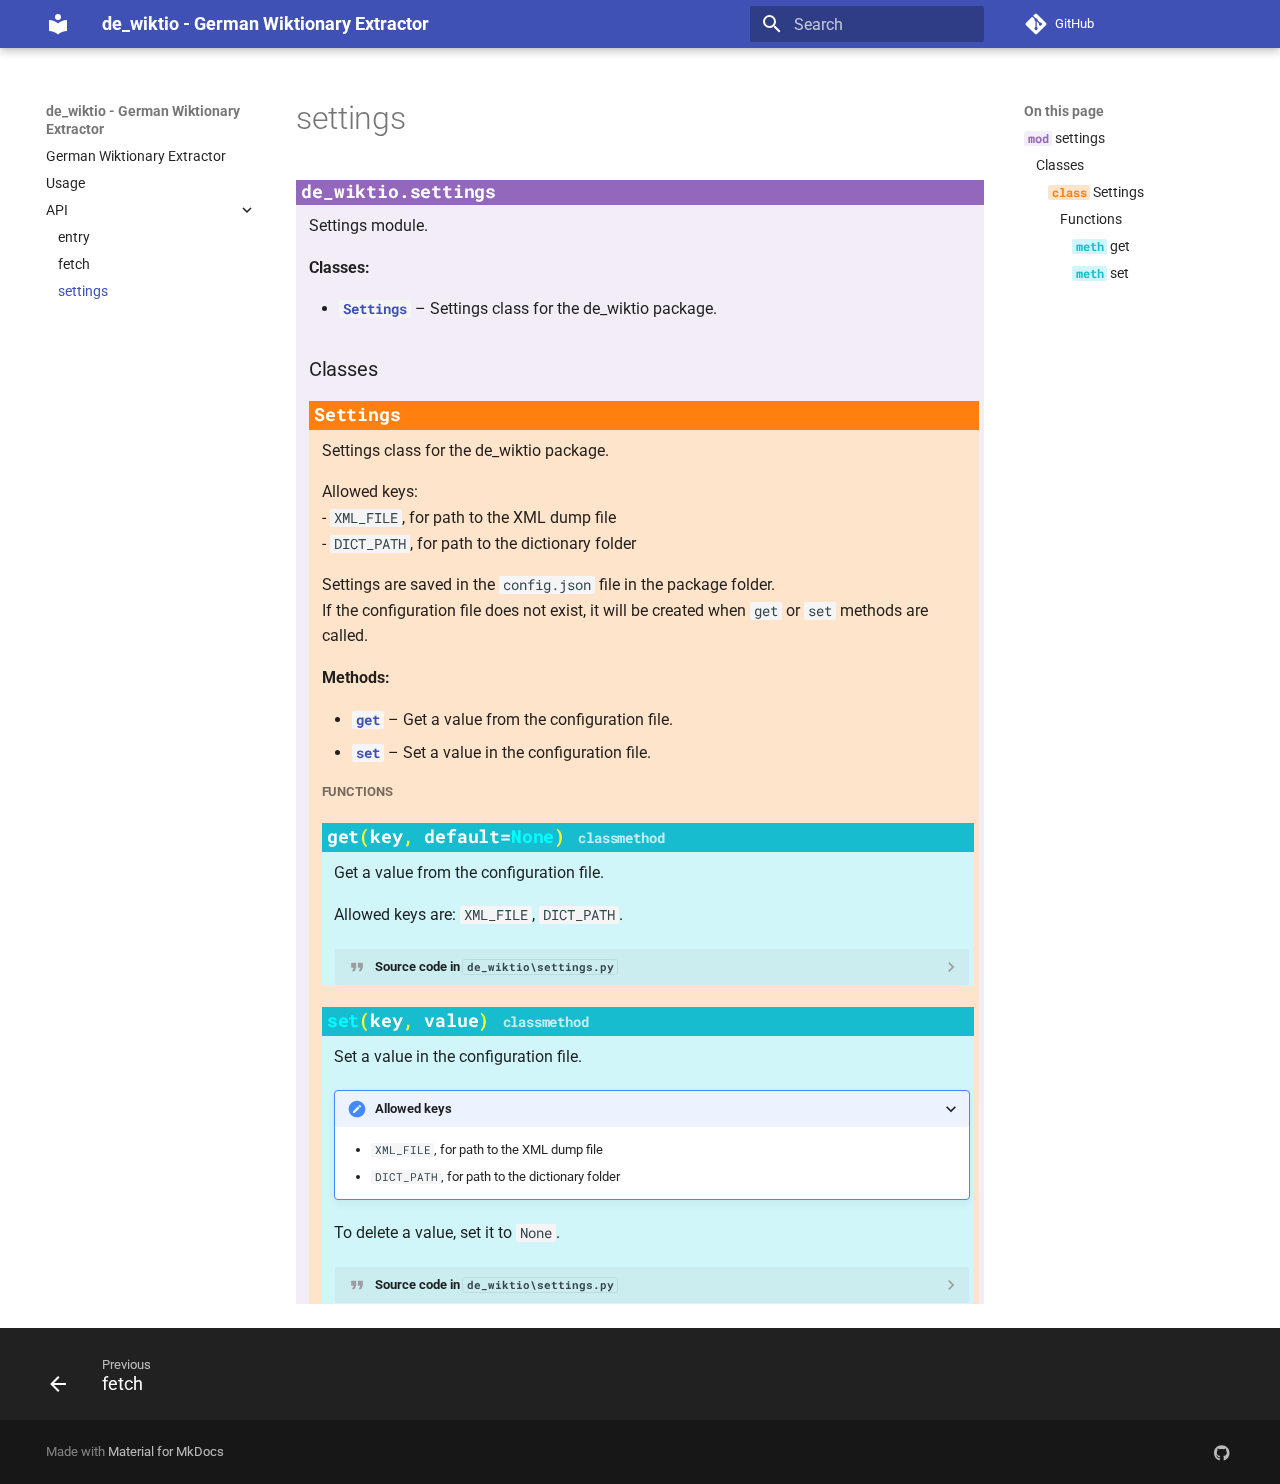
<file: API/settings/index.html>
<!doctype html>
<html lang="en" class="no-js">
  <head>
    
      <meta charset="utf-8">
      <meta name="viewport" content="width=device-width,initial-scale=1">
      
      
      
      
        <link rel="prev" href="../fetch/">
      
      
      
      <link rel="icon" href="../../assets/images/favicon.png">
      <meta name="generator" content="mkdocs-1.6.1, mkdocs-material-9.5.44">
    
    
      
        <title>settings - de_wiktio - German Wiktionary Extractor</title>
      
    
    
      <link rel="stylesheet" href="../../assets/stylesheets/main.0253249f.min.css">
      
        
        <link rel="stylesheet" href="../../assets/stylesheets/palette.06af60db.min.css">
      
      


    
    
      
    
    
      
        
        
        <link rel="preconnect" href="https://fonts.gstatic.com" crossorigin>
        <link rel="stylesheet" href="https://fonts.googleapis.com/css?family=Roboto:300,300i,400,400i,700,700i%7CRoboto+Mono:400,400i,700,700i&display=fallback">
        <style>:root{--md-text-font:"Roboto";--md-code-font:"Roboto Mono"}</style>
      
    
    
      <link rel="stylesheet" href="../../assets/_markdown_exec_pyodide.css">
    
      <link rel="stylesheet" href="../../assets/_markdown_exec_ansi.css">
    
      <link rel="stylesheet" href="../../assets/_mkdocstrings.css">
    
      <link rel="stylesheet" href="../../css/mkdocstrings.css">
    
    <script>__md_scope=new URL("../..",location),__md_hash=e=>[...e].reduce(((e,_)=>(e<<5)-e+_.charCodeAt(0)),0),__md_get=(e,_=localStorage,t=__md_scope)=>JSON.parse(_.getItem(t.pathname+"."+e)),__md_set=(e,_,t=localStorage,a=__md_scope)=>{try{t.setItem(a.pathname+"."+e,JSON.stringify(_))}catch(e){}}</script>
    
      

    
    
    
  </head>
  
  
    
    
    
    
    
    <body dir="ltr" data-md-color-scheme="default" data-md-color-primary="indigo" data-md-color-accent="indigo">
  
    
    <input class="md-toggle" data-md-toggle="drawer" type="checkbox" id="__drawer" autocomplete="off">
    <input class="md-toggle" data-md-toggle="search" type="checkbox" id="__search" autocomplete="off">
    <label class="md-overlay" for="__drawer"></label>
    <div data-md-component="skip">
      
        
        <a href="#de_wiktio.settings" class="md-skip">
          Skip to content
        </a>
      
    </div>
    <div data-md-component="announce">
      
    </div>
    
    
      

  

<header class="md-header md-header--shadow" data-md-component="header">
  <nav class="md-header__inner md-grid" aria-label="Header">
    <a href="../.." title="de_wiktio - German Wiktionary Extractor" class="md-header__button md-logo" aria-label="de_wiktio - German Wiktionary Extractor" data-md-component="logo">
      
  
  <svg xmlns="http://www.w3.org/2000/svg" viewBox="0 0 24 24"><path d="M12 8a3 3 0 0 0 3-3 3 3 0 0 0-3-3 3 3 0 0 0-3 3 3 3 0 0 0 3 3m0 3.54C9.64 9.35 6.5 8 3 8v11c3.5 0 6.64 1.35 9 3.54 2.36-2.19 5.5-3.54 9-3.54V8c-3.5 0-6.64 1.35-9 3.54"/></svg>

    </a>
    <label class="md-header__button md-icon" for="__drawer">
      
      <svg xmlns="http://www.w3.org/2000/svg" viewBox="0 0 24 24"><path d="M3 6h18v2H3zm0 5h18v2H3zm0 5h18v2H3z"/></svg>
    </label>
    <div class="md-header__title" data-md-component="header-title">
      <div class="md-header__ellipsis">
        <div class="md-header__topic">
          <span class="md-ellipsis">
            de_wiktio - German Wiktionary Extractor
          </span>
        </div>
        <div class="md-header__topic" data-md-component="header-topic">
          <span class="md-ellipsis">
            
              settings
            
          </span>
        </div>
      </div>
    </div>
    
      
    
    
    
    
      <label class="md-header__button md-icon" for="__search">
        
        <svg xmlns="http://www.w3.org/2000/svg" viewBox="0 0 24 24"><path d="M9.5 3A6.5 6.5 0 0 1 16 9.5c0 1.61-.59 3.09-1.56 4.23l.27.27h.79l5 5-1.5 1.5-5-5v-.79l-.27-.27A6.52 6.52 0 0 1 9.5 16 6.5 6.5 0 0 1 3 9.5 6.5 6.5 0 0 1 9.5 3m0 2C7 5 5 7 5 9.5S7 14 9.5 14 14 12 14 9.5 12 5 9.5 5"/></svg>
      </label>
      <div class="md-search" data-md-component="search" role="dialog">
  <label class="md-search__overlay" for="__search"></label>
  <div class="md-search__inner" role="search">
    <form class="md-search__form" name="search">
      <input type="text" class="md-search__input" name="query" aria-label="Search" placeholder="Search" autocapitalize="off" autocorrect="off" autocomplete="off" spellcheck="false" data-md-component="search-query" required>
      <label class="md-search__icon md-icon" for="__search">
        
        <svg xmlns="http://www.w3.org/2000/svg" viewBox="0 0 24 24"><path d="M9.5 3A6.5 6.5 0 0 1 16 9.5c0 1.61-.59 3.09-1.56 4.23l.27.27h.79l5 5-1.5 1.5-5-5v-.79l-.27-.27A6.52 6.52 0 0 1 9.5 16 6.5 6.5 0 0 1 3 9.5 6.5 6.5 0 0 1 9.5 3m0 2C7 5 5 7 5 9.5S7 14 9.5 14 14 12 14 9.5 12 5 9.5 5"/></svg>
        
        <svg xmlns="http://www.w3.org/2000/svg" viewBox="0 0 24 24"><path d="M20 11v2H8l5.5 5.5-1.42 1.42L4.16 12l7.92-7.92L13.5 5.5 8 11z"/></svg>
      </label>
      <nav class="md-search__options" aria-label="Search">
        
        <button type="reset" class="md-search__icon md-icon" title="Clear" aria-label="Clear" tabindex="-1">
          
          <svg xmlns="http://www.w3.org/2000/svg" viewBox="0 0 24 24"><path d="M19 6.41 17.59 5 12 10.59 6.41 5 5 6.41 10.59 12 5 17.59 6.41 19 12 13.41 17.59 19 19 17.59 13.41 12z"/></svg>
        </button>
      </nav>
      
        <div class="md-search__suggest" data-md-component="search-suggest"></div>
      
    </form>
    <div class="md-search__output">
      <div class="md-search__scrollwrap" tabindex="0" data-md-scrollfix>
        <div class="md-search-result" data-md-component="search-result">
          <div class="md-search-result__meta">
            Initializing search
          </div>
          <ol class="md-search-result__list" role="presentation"></ol>
        </div>
      </div>
    </div>
  </div>
</div>
    
    
      <div class="md-header__source">
        <a href="https://github.com/lennon-c/de_wiktio" title="Go to repository" class="md-source" data-md-component="source">
  <div class="md-source__icon md-icon">
    
    <svg xmlns="http://www.w3.org/2000/svg" viewBox="0 0 448 512"><!--! Font Awesome Free 6.6.0 by @fontawesome - https://fontawesome.com License - https://fontawesome.com/license/free (Icons: CC BY 4.0, Fonts: SIL OFL 1.1, Code: MIT License) Copyright 2024 Fonticons, Inc.--><path d="M439.55 236.05 244 40.45a28.87 28.87 0 0 0-40.81 0l-40.66 40.63 51.52 51.52c27.06-9.14 52.68 16.77 43.39 43.68l49.66 49.66c34.23-11.8 61.18 31 35.47 56.69-26.49 26.49-70.21-2.87-56-37.34L240.22 199v121.85c25.3 12.54 22.26 41.85 9.08 55a34.34 34.34 0 0 1-48.55 0c-17.57-17.6-11.07-46.91 11.25-56v-123c-20.8-8.51-24.6-30.74-18.64-45L142.57 101 8.45 235.14a28.86 28.86 0 0 0 0 40.81l195.61 195.6a28.86 28.86 0 0 0 40.8 0l194.69-194.69a28.86 28.86 0 0 0 0-40.81"/></svg>
  </div>
  <div class="md-source__repository">
    GitHub
  </div>
</a>
      </div>
    
  </nav>
  
</header>
    
    <div class="md-container" data-md-component="container">
      
      
        
          
        
      
      <main class="md-main" data-md-component="main">
        <div class="md-main__inner md-grid">
          
            
              
              <div class="md-sidebar md-sidebar--primary" data-md-component="sidebar" data-md-type="navigation" >
                <div class="md-sidebar__scrollwrap">
                  <div class="md-sidebar__inner">
                    



<nav class="md-nav md-nav--primary" aria-label="Navigation" data-md-level="0">
  <label class="md-nav__title" for="__drawer">
    <a href="../.." title="de_wiktio - German Wiktionary Extractor" class="md-nav__button md-logo" aria-label="de_wiktio - German Wiktionary Extractor" data-md-component="logo">
      
  
  <svg xmlns="http://www.w3.org/2000/svg" viewBox="0 0 24 24"><path d="M12 8a3 3 0 0 0 3-3 3 3 0 0 0-3-3 3 3 0 0 0-3 3 3 3 0 0 0 3 3m0 3.54C9.64 9.35 6.5 8 3 8v11c3.5 0 6.64 1.35 9 3.54 2.36-2.19 5.5-3.54 9-3.54V8c-3.5 0-6.64 1.35-9 3.54"/></svg>

    </a>
    de_wiktio - German Wiktionary Extractor
  </label>
  
    <div class="md-nav__source">
      <a href="https://github.com/lennon-c/de_wiktio" title="Go to repository" class="md-source" data-md-component="source">
  <div class="md-source__icon md-icon">
    
    <svg xmlns="http://www.w3.org/2000/svg" viewBox="0 0 448 512"><!--! Font Awesome Free 6.6.0 by @fontawesome - https://fontawesome.com License - https://fontawesome.com/license/free (Icons: CC BY 4.0, Fonts: SIL OFL 1.1, Code: MIT License) Copyright 2024 Fonticons, Inc.--><path d="M439.55 236.05 244 40.45a28.87 28.87 0 0 0-40.81 0l-40.66 40.63 51.52 51.52c27.06-9.14 52.68 16.77 43.39 43.68l49.66 49.66c34.23-11.8 61.18 31 35.47 56.69-26.49 26.49-70.21-2.87-56-37.34L240.22 199v121.85c25.3 12.54 22.26 41.85 9.08 55a34.34 34.34 0 0 1-48.55 0c-17.57-17.6-11.07-46.91 11.25-56v-123c-20.8-8.51-24.6-30.74-18.64-45L142.57 101 8.45 235.14a28.86 28.86 0 0 0 0 40.81l195.61 195.6a28.86 28.86 0 0 0 40.8 0l194.69-194.69a28.86 28.86 0 0 0 0-40.81"/></svg>
  </div>
  <div class="md-source__repository">
    GitHub
  </div>
</a>
    </div>
  
  <ul class="md-nav__list" data-md-scrollfix>
    
      
      
  
  
  
  
    <li class="md-nav__item">
      <a href="../.." class="md-nav__link">
        
  
  <span class="md-ellipsis">
    German Wiktionary Extractor
  </span>
  

      </a>
    </li>
  

    
      
      
  
  
  
  
    <li class="md-nav__item">
      <a href="../../usage/" class="md-nav__link">
        
  
  <span class="md-ellipsis">
    Usage
  </span>
  

      </a>
    </li>
  

    
      
      
  
  
    
  
  
  
    
    
      
        
          
        
      
        
      
        
      
        
      
    
    
    
    <li class="md-nav__item md-nav__item--active md-nav__item--nested">
      
        
        
        <input class="md-nav__toggle md-toggle " type="checkbox" id="__nav_3" checked>
        
          
          
          <div class="md-nav__link md-nav__container">
            <a href="../" class="md-nav__link ">
              
  
  <span class="md-ellipsis">
    API
  </span>
  

            </a>
            
              
              <label class="md-nav__link " for="__nav_3" id="__nav_3_label" tabindex="0">
                <span class="md-nav__icon md-icon"></span>
              </label>
            
          </div>
        
        <nav class="md-nav" data-md-level="1" aria-labelledby="__nav_3_label" aria-expanded="true">
          <label class="md-nav__title" for="__nav_3">
            <span class="md-nav__icon md-icon"></span>
            API
          </label>
          <ul class="md-nav__list" data-md-scrollfix>
            
              
            
              
                
  
  
  
  
    <li class="md-nav__item">
      <a href="../entry/" class="md-nav__link">
        
  
  <span class="md-ellipsis">
    entry
  </span>
  

      </a>
    </li>
  

              
            
              
                
  
  
  
  
    <li class="md-nav__item">
      <a href="../fetch/" class="md-nav__link">
        
  
  <span class="md-ellipsis">
    fetch
  </span>
  

      </a>
    </li>
  

              
            
              
                
  
  
    
  
  
  
    <li class="md-nav__item md-nav__item--active">
      
      <input class="md-nav__toggle md-toggle" type="checkbox" id="__toc">
      
      
      
        <label class="md-nav__link md-nav__link--active" for="__toc">
          
  
  <span class="md-ellipsis">
    settings
  </span>
  

          <span class="md-nav__icon md-icon"></span>
        </label>
      
      <a href="./" class="md-nav__link md-nav__link--active">
        
  
  <span class="md-ellipsis">
    settings
  </span>
  

      </a>
      
        

  

<nav class="md-nav md-nav--secondary" aria-label="On this page">
  
  
  
  
    <label class="md-nav__title" for="__toc">
      <span class="md-nav__icon md-icon"></span>
      On this page
    </label>
    <ul class="md-nav__list" data-md-component="toc" data-md-scrollfix>
      
        <li class="md-nav__item">
  <a href="#de_wiktio.settings" class="md-nav__link">
    <span class="md-ellipsis">
      <code class="doc-symbol doc-symbol-toc doc-symbol-module"></code>&nbsp;settings
    </span>
  </a>
  
    <nav class="md-nav" aria-label=" settings">
      <ul class="md-nav__list">
        
          <li class="md-nav__item">
  <a href="#de_wiktio.settings-classes" class="md-nav__link">
    <span class="md-ellipsis">
      Classes
    </span>
  </a>
  
    <nav class="md-nav" aria-label="Classes">
      <ul class="md-nav__list">
        
          <li class="md-nav__item">
  <a href="#de_wiktio.settings.Settings" class="md-nav__link">
    <span class="md-ellipsis">
      <code class="doc-symbol doc-symbol-toc doc-symbol-class"></code>&nbsp;Settings
    </span>
  </a>
  
    <nav class="md-nav" aria-label=" Settings">
      <ul class="md-nav__list">
        
          <li class="md-nav__item">
  <a href="#de_wiktio.settings.Settings-functions" class="md-nav__link">
    <span class="md-ellipsis">
      Functions
    </span>
  </a>
  
    <nav class="md-nav" aria-label="Functions">
      <ul class="md-nav__list">
        
          <li class="md-nav__item">
  <a href="#de_wiktio.settings.Settings.get" class="md-nav__link">
    <span class="md-ellipsis">
      <code class="doc-symbol doc-symbol-toc doc-symbol-method"></code>&nbsp;get
    </span>
  </a>
  
</li>
        
          <li class="md-nav__item">
  <a href="#de_wiktio.settings.Settings.set" class="md-nav__link">
    <span class="md-ellipsis">
      <code class="doc-symbol doc-symbol-toc doc-symbol-method"></code>&nbsp;set
    </span>
  </a>
  
</li>
        
      </ul>
    </nav>
  
</li>
        
      </ul>
    </nav>
  
</li>
        
      </ul>
    </nav>
  
</li>
        
      </ul>
    </nav>
  
</li>
      
    </ul>
  
</nav>
      
    </li>
  

              
            
          </ul>
        </nav>
      
    </li>
  

    
  </ul>
</nav>
                  </div>
                </div>
              </div>
            
            
              
              <div class="md-sidebar md-sidebar--secondary" data-md-component="sidebar" data-md-type="toc" >
                <div class="md-sidebar__scrollwrap">
                  <div class="md-sidebar__inner">
                    

  

<nav class="md-nav md-nav--secondary" aria-label="On this page">
  
  
  
  
    <label class="md-nav__title" for="__toc">
      <span class="md-nav__icon md-icon"></span>
      On this page
    </label>
    <ul class="md-nav__list" data-md-component="toc" data-md-scrollfix>
      
        <li class="md-nav__item">
  <a href="#de_wiktio.settings" class="md-nav__link">
    <span class="md-ellipsis">
      <code class="doc-symbol doc-symbol-toc doc-symbol-module"></code>&nbsp;settings
    </span>
  </a>
  
    <nav class="md-nav" aria-label=" settings">
      <ul class="md-nav__list">
        
          <li class="md-nav__item">
  <a href="#de_wiktio.settings-classes" class="md-nav__link">
    <span class="md-ellipsis">
      Classes
    </span>
  </a>
  
    <nav class="md-nav" aria-label="Classes">
      <ul class="md-nav__list">
        
          <li class="md-nav__item">
  <a href="#de_wiktio.settings.Settings" class="md-nav__link">
    <span class="md-ellipsis">
      <code class="doc-symbol doc-symbol-toc doc-symbol-class"></code>&nbsp;Settings
    </span>
  </a>
  
    <nav class="md-nav" aria-label=" Settings">
      <ul class="md-nav__list">
        
          <li class="md-nav__item">
  <a href="#de_wiktio.settings.Settings-functions" class="md-nav__link">
    <span class="md-ellipsis">
      Functions
    </span>
  </a>
  
    <nav class="md-nav" aria-label="Functions">
      <ul class="md-nav__list">
        
          <li class="md-nav__item">
  <a href="#de_wiktio.settings.Settings.get" class="md-nav__link">
    <span class="md-ellipsis">
      <code class="doc-symbol doc-symbol-toc doc-symbol-method"></code>&nbsp;get
    </span>
  </a>
  
</li>
        
          <li class="md-nav__item">
  <a href="#de_wiktio.settings.Settings.set" class="md-nav__link">
    <span class="md-ellipsis">
      <code class="doc-symbol doc-symbol-toc doc-symbol-method"></code>&nbsp;set
    </span>
  </a>
  
</li>
        
      </ul>
    </nav>
  
</li>
        
      </ul>
    </nav>
  
</li>
        
      </ul>
    </nav>
  
</li>
        
      </ul>
    </nav>
  
</li>
      
    </ul>
  
</nav>
                  </div>
                </div>
              </div>
            
          
          
            <div class="md-content" data-md-component="content">
              <article class="md-content__inner md-typeset">
                
                  

  
  


  <h1>settings</h1>

<div class="doc doc-object doc-module">



<h2 id="de_wiktio.settings" class="doc doc-heading">
            <code>de_wiktio.settings</code>


<a href="#de_wiktio.settings" class="headerlink" title="Permanent link">&para;</a></h2>

    <div class="doc doc-contents first">

        <p>Settings module.</p>







<p><span class="doc-section-title">Classes:</span></p>
    <ul>
        <li class="doc-section-item field-body">
          <b><code><a class="autorefs autorefs-internal" title="de_wiktio.settings.Settings" href="#de_wiktio.settings.Settings">Settings</a></code></b>
          –
          <div class="doc-md-description">
            <p>Settings class for the de_wiktio package.</p>
          </div>
        </li>
    </ul>







  <div class="doc doc-children">






<h3 id="de_wiktio.settings-classes">Classes<a href="#de_wiktio.settings-classes" class="headerlink" title="Permanent link">&para;</a></h3>

<div class="doc doc-object doc-class">



<h4 id="de_wiktio.settings.Settings" class="doc doc-heading">
            <code>Settings</code>


<a href="#de_wiktio.settings.Settings" class="headerlink" title="Permanent link">&para;</a></h4>


    <div class="doc doc-contents ">


        <p>Settings class for the de_wiktio package.</p>
<p>Allowed keys: <br />
- <code>XML_FILE</code>, for path to the XML dump file <br />
- <code>DICT_PATH</code>, for path to the dictionary folder </p>
<p>Settings are saved in the <code>config.json</code> file in the package folder. <br />
If the configuration file does not exist, it will be created when <code>get</code> or <code>set</code> methods are called.</p>









<p><span class="doc-section-title">Methods:</span></p>
    <ul>
          <li class="doc-section-item field-body">
            <b><code><a class="autorefs autorefs-internal" title="de_wiktio.settings.Settings.get" href="#de_wiktio.settings.Settings.get">get</a></code></b>
            –
            <div class="doc-md-description">
              <p>Get a value from the configuration file.</p>
            </div>
          </li>
          <li class="doc-section-item field-body">
            <b><code><a class="autorefs autorefs-internal" title="de_wiktio.settings.Settings.set" href="#de_wiktio.settings.Settings.set">set</a></code></b>
            –
            <div class="doc-md-description">
              <p>Set a value in the configuration file.</p>
            </div>
          </li>
    </ul>






  <div class="doc doc-children">







<h5 id="de_wiktio.settings.Settings-functions">Functions<a href="#de_wiktio.settings.Settings-functions" class="headerlink" title="Permanent link">&para;</a></h5>

<div class="doc doc-object doc-function">


<h6 id="de_wiktio.settings.Settings.get" class="doc doc-heading">
            <code class="highlight language-python"><span class="n">get</span><span class="p">(</span><span class="n">key</span><span class="p">,</span> <span class="n">default</span><span class="o">=</span><span class="kc">None</span><span class="p">)</span></code>

  <span class="doc doc-labels">
      <small class="doc doc-label doc-label-classmethod"><code>classmethod</code></small>
  </span>

<a href="#de_wiktio.settings.Settings.get" class="headerlink" title="Permanent link">&para;</a></h6>


    <div class="doc doc-contents ">

        <p>Get a value from the configuration file.</p>
<p>Allowed keys are: <code>XML_FILE</code>, <code>DICT_PATH</code>.</p>

            <details class="quote">
              <summary>Source code in <code>de_wiktio\settings.py</code></summary>
              <div class="language-python highlight"><table class="highlighttable"><tr><td class="linenos"><div class="linenodiv"><pre><span></span><span class="normal">41</span>
<span class="normal">42</span>
<span class="normal">43</span>
<span class="normal">44</span>
<span class="normal">45</span>
<span class="normal">46</span>
<span class="normal">47</span></pre></div></td><td class="code"><div><pre><span></span><code><span class="nd">@classmethod</span>
<span class="k">def</span> <span class="nf">get</span><span class="p">(</span><span class="bp">cls</span><span class="p">,</span> <span class="n">key</span><span class="p">,</span> <span class="n">default</span><span class="o">=</span><span class="kc">None</span><span class="p">)</span> <span class="o">-&gt;</span> <span class="nb">str</span><span class="p">:</span>
<span class="w">    </span><span class="sd">&quot;&quot;&quot;Get a value from the configuration file.</span>

<span class="sd">    Allowed keys are: `XML_FILE`, `DICT_PATH`.&quot;&quot;&quot;</span>
    <span class="n">config</span> <span class="o">=</span> <span class="bp">cls</span><span class="o">.</span><span class="n">_load</span><span class="p">()</span>
    <span class="k">return</span> <span class="n">config</span><span class="o">.</span><span class="n">get</span><span class="p">(</span><span class="n">key</span><span class="p">,</span> <span class="n">default</span><span class="p">)</span>
</code></pre></div></td></tr></table></div>
            </details>
    </div>

</div>

<div class="doc doc-object doc-function">


<h6 id="de_wiktio.settings.Settings.set" class="doc doc-heading">
            <code class="highlight language-python"><span class="nb">set</span><span class="p">(</span><span class="n">key</span><span class="p">,</span> <span class="n">value</span><span class="p">)</span></code>

  <span class="doc doc-labels">
      <small class="doc doc-label doc-label-classmethod"><code>classmethod</code></small>
  </span>

<a href="#de_wiktio.settings.Settings.set" class="headerlink" title="Permanent link">&para;</a></h6>


    <div class="doc doc-contents ">

        <p>Set a value in the configuration file.</p>


<details class="allowed-keys" open>
  <summary>Allowed keys</summary>
  <ul>
<li><code>XML_FILE</code>, for path to the XML dump file </li>
<li><code>DICT_PATH</code>, for path to the dictionary folder </li>
</ul>
</details>        <p>To delete a value, set it to <code>None</code>.</p>

            <details class="quote">
              <summary>Source code in <code>de_wiktio\settings.py</code></summary>
              <div class="language-python highlight"><table class="highlighttable"><tr><td class="linenos"><div class="linenodiv"><pre><span></span><span class="normal">49</span>
<span class="normal">50</span>
<span class="normal">51</span>
<span class="normal">52</span>
<span class="normal">53</span>
<span class="normal">54</span>
<span class="normal">55</span>
<span class="normal">56</span>
<span class="normal">57</span>
<span class="normal">58</span>
<span class="normal">59</span>
<span class="normal">60</span>
<span class="normal">61</span></pre></div></td><td class="code"><div><pre><span></span><code><span class="nd">@classmethod</span>
<span class="k">def</span> <span class="nf">set</span><span class="p">(</span><span class="bp">cls</span><span class="p">,</span> <span class="n">key</span><span class="p">,</span> <span class="n">value</span><span class="p">):</span>
<span class="w">    </span><span class="sd">&quot;&quot;&quot;Set a value in the configuration file.</span>

<span class="sd">    Allowed keys: </span>
<span class="sd">        - `XML_FILE`, for path to the XML dump file </span>
<span class="sd">        - `DICT_PATH`, for path to the dictionary folder </span>

<span class="sd">    To delete a value, set it to `None`.</span>
<span class="sd">    &quot;&quot;&quot;</span>
    <span class="n">config</span> <span class="o">=</span> <span class="bp">cls</span><span class="o">.</span><span class="n">_load</span><span class="p">()</span>
    <span class="n">config</span><span class="p">[</span><span class="n">key</span><span class="p">]</span> <span class="o">=</span> <span class="n">value</span>
    <span class="bp">cls</span><span class="o">.</span><span class="n">_save_config</span><span class="p">(</span><span class="n">config</span><span class="p">)</span>
</code></pre></div></td></tr></table></div>
            </details>
    </div>

</div>



  </div>

    </div>

</div>




  </div>

    </div>

</div>












                
              </article>
            </div>
          
          
<script>var target=document.getElementById(location.hash.slice(1));target&&target.name&&(target.checked=target.name.startsWith("__tabbed_"))</script>
        </div>
        
          <button type="button" class="md-top md-icon" data-md-component="top" hidden>
  
  <svg xmlns="http://www.w3.org/2000/svg" viewBox="0 0 24 24"><path d="M13 20h-2V8l-5.5 5.5-1.42-1.42L12 4.16l7.92 7.92-1.42 1.42L13 8z"/></svg>
  Back to top
</button>
        
      </main>
      
        <footer class="md-footer">
  
    
      
      <nav class="md-footer__inner md-grid" aria-label="Footer" >
        
          
          <a href="../fetch/" class="md-footer__link md-footer__link--prev" aria-label="Previous: fetch">
            <div class="md-footer__button md-icon">
              
              <svg xmlns="http://www.w3.org/2000/svg" viewBox="0 0 24 24"><path d="M20 11v2H8l5.5 5.5-1.42 1.42L4.16 12l7.92-7.92L13.5 5.5 8 11z"/></svg>
            </div>
            <div class="md-footer__title">
              <span class="md-footer__direction">
                Previous
              </span>
              <div class="md-ellipsis">
                fetch
              </div>
            </div>
          </a>
        
        
      </nav>
    
  
  <div class="md-footer-meta md-typeset">
    <div class="md-footer-meta__inner md-grid">
      <div class="md-copyright">
  
  
    Made with
    <a href="https://squidfunk.github.io/mkdocs-material/" target="_blank" rel="noopener">
      Material for MkDocs
    </a>
  
</div>
      
        <div class="md-social">
  
    
    
    
    
      
      
    
    <a href="https://github.com/lennon-c" target="_blank" rel="noopener" title="github.com" class="md-social__link">
      <svg xmlns="http://www.w3.org/2000/svg" viewBox="0 0 496 512"><!--! Font Awesome Free 6.6.0 by @fontawesome - https://fontawesome.com License - https://fontawesome.com/license/free (Icons: CC BY 4.0, Fonts: SIL OFL 1.1, Code: MIT License) Copyright 2024 Fonticons, Inc.--><path d="M165.9 397.4c0 2-2.3 3.6-5.2 3.6-3.3.3-5.6-1.3-5.6-3.6 0-2 2.3-3.6 5.2-3.6 3-.3 5.6 1.3 5.6 3.6m-31.1-4.5c-.7 2 1.3 4.3 4.3 4.9 2.6 1 5.6 0 6.2-2s-1.3-4.3-4.3-5.2c-2.6-.7-5.5.3-6.2 2.3m44.2-1.7c-2.9.7-4.9 2.6-4.6 4.9.3 2 2.9 3.3 5.9 2.6 2.9-.7 4.9-2.6 4.6-4.6-.3-1.9-3-3.2-5.9-2.9M244.8 8C106.1 8 0 113.3 0 252c0 110.9 69.8 205.8 169.5 239.2 12.8 2.3 17.3-5.6 17.3-12.1 0-6.2-.3-40.4-.3-61.4 0 0-70 15-84.7-29.8 0 0-11.4-29.1-27.8-36.6 0 0-22.9-15.7 1.6-15.4 0 0 24.9 2 38.6 25.8 21.9 38.6 58.6 27.5 72.9 20.9 2.3-16 8.8-27.1 16-33.7-55.9-6.2-112.3-14.3-112.3-110.5 0-27.5 7.6-41.3 23.6-58.9-2.6-6.5-11.1-33.3 2.6-67.9 20.9-6.5 69 27 69 27 20-5.6 41.5-8.5 62.8-8.5s42.8 2.9 62.8 8.5c0 0 48.1-33.6 69-27 13.7 34.7 5.2 61.4 2.6 67.9 16 17.7 25.8 31.5 25.8 58.9 0 96.5-58.9 104.2-114.8 110.5 9.2 7.9 17 22.9 17 46.4 0 33.7-.3 75.4-.3 83.6 0 6.5 4.6 14.4 17.3 12.1C428.2 457.8 496 362.9 496 252 496 113.3 383.5 8 244.8 8M97.2 352.9c-1.3 1-1 3.3.7 5.2 1.6 1.6 3.9 2.3 5.2 1 1.3-1 1-3.3-.7-5.2-1.6-1.6-3.9-2.3-5.2-1m-10.8-8.1c-.7 1.3.3 2.9 2.3 3.9 1.6 1 3.6.7 4.3-.7.7-1.3-.3-2.9-2.3-3.9-2-.6-3.6-.3-4.3.7m32.4 35.6c-1.6 1.3-1 4.3 1.3 6.2 2.3 2.3 5.2 2.6 6.5 1 1.3-1.3.7-4.3-1.3-6.2-2.2-2.3-5.2-2.6-6.5-1m-11.4-14.7c-1.6 1-1.6 3.6 0 5.9s4.3 3.3 5.6 2.3c1.6-1.3 1.6-3.9 0-6.2-1.4-2.3-4-3.3-5.6-2"/></svg>
    </a>
  
</div>
      
    </div>
  </div>
</footer>
      
    </div>
    <div class="md-dialog" data-md-component="dialog">
      <div class="md-dialog__inner md-typeset"></div>
    </div>
    
    
    <script id="__config" type="application/json">{"base": "../..", "features": ["content.code.copy", "navigation.expand", "navigation.footer", "navigation.indexes", "toc.follow", "search.suggest", "search.highlight", "navigation.top"], "search": "../../assets/javascripts/workers/search.6ce7567c.min.js", "translations": {"clipboard.copied": "Copied to clipboard", "clipboard.copy": "Copy to clipboard", "search.result.more.one": "1 more on this page", "search.result.more.other": "# more on this page", "search.result.none": "No matching documents", "search.result.one": "1 matching document", "search.result.other": "# matching documents", "search.result.placeholder": "Type to start searching", "search.result.term.missing": "Missing", "select.version": "Select version"}}</script>
    
    
      <script src="../../assets/javascripts/bundle.83f73b43.min.js"></script>
      
        <script src="../../assets/_markdown_exec_pyodide.js"></script>
      
        <script src="../../js/open_in_new_tab.js"></script>
      
    
  </body>
</html>
</file>
<file: assets/_markdown_exec_pyodide.css>
html[data-theme="light"] {
    @import "https://cdn.jsdelivr.net/npm/highlightjs-themes@1.0.0/tomorrow.css"
}

html[data-theme="dark"] {
    @import "https://cdn.jsdelivr.net/npm/highlightjs-themes@1.0.0/tomorrow-night-blue.min.css"
}


.ace_gutter {
    z-index: 1;
}

.pyodide-editor {
    width: 100%;
    min-height: 200px;
    max-height: 400px;
    font-size: .85em;
}

.pyodide-editor-bar {
    color: var(--md-primary-bg-color);
    background-color: var(--md-primary-fg-color);
    width: 100%;
    font: monospace;
    font-size: 0.75em;
    padding: 2px 0 2px;
}

.pyodide-bar-item {
    padding: 0 18px 0;
    display: inline-block;
    width: 50%;
}

.pyodide pre {
    margin: 0;
}

.pyodide-output {
    width: 100%;
    margin-bottom: -15px;
    min-height: 46px;
    max-height: 400px
}

.pyodide-clickable {
    cursor: pointer;
    text-align: right;
}
</file>
<file: assets/_markdown_exec_ansi.css>
/*
  Inspired by https://spec.draculatheme.com/ specification, they should work
  decently with both dark and light themes.
  */
:root {
    --ansi-red: #ff5555;
    --ansi-green: #50fa7b;
    --ansi-blue: #265285;
    --ansi-yellow: #ffb86c;
    --ansi-magenta: #bd93f9;
    --ansi-cyan: #8be9fd;
    --ansi-black: #282a36;
    --ansi-white: #f8f8f2;
}

.-Color-Green,
.-Color-Faint-Green,
.-Color-Bold-Green,
.-Color-BrightGreen {
    color: var(--ansi-green);
}

.-Color-Red,
.-Color-Faint-Red,
.-Color-Bold-Red,
.-Color-BrightRed {
    color: var(--ansi-red);
}

.-Color-Yellow,
.-Color-Faint-Yellow,
.-Color-Bold-Yellow,
.-Color-BrightYellow {
    color: var(--ansi-yellow);
}

.-Color-Blue,
.-Color-Faint-Blue,
.-Color-Bold-Blue,
.-Color-BrightBlue {
    color: var(--ansi-blue);
}

.-Color-Magenta,
.-Color-Faint-Magenta,
.-Color-Bold-Magenta,
.-Color-BrightMagenta {
    color: var(--ansi-magenta);
}

.-Color-Cyan,
.-Color-Faint-Cyan,
.-Color-Bold-Cyan,
.-Color-BrightCyan {
    color: var(--ansi-cyan);
}

.-Color-White,
.-Color-Faint-White,
.-Color-Bold-White,
.-Color-BrightWhite {
    color: var(--ansi-white);
}

.-Color-Black,
.-Color-Faint-Black,
.-Color-Bold-Black,
.-Color-BrightBlack {
    color: var(--ansi-black);
}

.-Color-Faint {
    opacity: 0.5;
}

.-Color-Bold {
    font-weight: bold;
}

.-Color-BGBlack,
.-Color-Black-BGBlack,
.-Color-Blue-BGBlack,
.-Color-Bold-BGBlack,
.-Color-BrightBGBlack,
.-Color-Bold-Black-BGBlack,
.-Color-BrightBlack-BGBlack,
.-Color-Bold-Green-BGBlack,
.-Color-BrightGreen-BGBlack,
.-Color-Bold-Cyan-BGBlack,
.-Color-BrightCyan-BGBlack,
.-Color-Bold-Blue-BGBlack,
.-Color-BrightBlue-BGBlack,
.-Color-Bold-Magenta-BGBlack,
.-Color-BrightMagenta-BGBlack,
.-Color-Bold-Red-BGBlack,
.-Color-BrightRed-BGBlack,
.-Color-Bold-White-BGBlack,
.-Color-BrightWhite-BGBlack,
.-Color-Bold-Yellow-BGBlack,
.-Color-BrightYellow-BGBlack,
.-Color-Cyan-BGBlack,
.-Color-Green-BGBlack,
.-Color-Magenta-BGBlack,
.-Color-Red-BGBlack,
.-Color-White-BGBlack,
.-Color-Yellow-BGBlack {
    background-color: var(--ansi-black);
}

.-Color-BGRed,
.-Color-Black-BGRed,
.-Color-Blue-BGRed,
.-Color-Bold-BGRed,
.-Color-BrightBGRed,
.-Color-Bold-Black-BGRed,
.-Color-BrightBlack-BGRed,
.-Color-Bold-Green-BGRed,
.-Color-BrightGreen-BGRed,
.-Color-Bold-Cyan-BGRed,
.-Color-BrightCyan-BGRed,
.-Color-Bold-Blue-BGRed,
.-Color-BrightBlue-BGRed,
.-Color-Bold-Magenta-BGRed,
.-Color-BrightMagenta-BGRed,
.-Color-Bold-Red-BGRed,
.-Color-BrightRed-BGRed,
.-Color-Bold-White-BGRed,
.-Color-BrightWhite-BGRed,
.-Color-Bold-Yellow-BGRed,
.-Color-BrightYellow-BGRed,
.-Color-Cyan-BGRed,
.-Color-Green-BGRed,
.-Color-Magenta-BGRed,
.-Color-Red-BGRed,
.-Color-White-BGRed,
.-Color-Yellow-BGRed {
    background-color: var(--ansi-red);
}

.-Color-BGGreen,
.-Color-Black-BGGreen,
.-Color-Blue-BGGreen,
.-Color-Bold-BGGreen,
.-Color-BrightBGGreen,
.-Color-Bold-Black-BGGreen,
.-Color-BrightBlack-BGGreen,
.-Color-Bold-Green-BGGreen,
.-Color-BrightGreen-BGGreen,
.-Color-Bold-Cyan-BGGreen,
.-Color-BrightCyan-BGGreen,
.-Color-Bold-Blue-BGGreen,
.-Color-BrightBlue-BGGreen,
.-Color-Bold-Magenta-BGGreen,
.-Color-BrightMagenta-BGGreen,
.-Color-Bold-Red-BGGreen,
.-Color-BrightRed-BGGreen,
.-Color-Bold-White-BGGreen,
.-Color-BrightWhite-BGGreen,
.-Color-Bold-Yellow-BGGreen,
.-Color-BrightYellow-BGGreen,
.-Color-Cyan-BGGreen,
.-Color-Green-BGGreen,
.-Color-Magenta-BGGreen,
.-Color-Red-BGGreen,
.-Color-White-BGGreen,
.-Color-Yellow-BGGreen {
    background-color: var(--ansi-green);
}

.-Color-BGYellow,
.-Color-Black-BGYellow,
.-Color-Blue-BGYellow,
.-Color-Bold-BGYellow,
.-Color-BrightBGYellow,
.-Color-Bold-Black-BGYellow,
.-Color-BrightBlack-BGYellow,
.-Color-Bold-Green-BGYellow,
.-Color-BrightGreen-BGYellow,
.-Color-Bold-Cyan-BGYellow,
.-Color-BrightCyan-BGYellow,
.-Color-Bold-Blue-BGYellow,
.-Color-BrightBlue-BGYellow,
.-Color-Bold-Magenta-BGYellow,
.-Color-BrightMagenta-BGYellow,
.-Color-Bold-Red-BGYellow,
.-Color-BrightRed-BGYellow,
.-Color-Bold-White-BGYellow,
.-Color-BrightWhite-BGYellow,
.-Color-Bold-Yellow-BGYellow,
.-Color-BrightYellow-BGYellow,
.-Color-Cyan-BGYellow,
.-Color-Green-BGYellow,
.-Color-Magenta-BGYellow,
.-Color-Red-BGYellow,
.-Color-White-BGYellow,
.-Color-Yellow-BGYellow {
    background-color: var(--ansi-yellow);
}

.-Color-BGBlue,
.-Color-Black-BGBlue,
.-Color-Blue-BGBlue,
.-Color-Bold-BGBlue,
.-Color-BrightBGBlue,
.-Color-Bold-Black-BGBlue,
.-Color-BrightBlack-BGBlue,
.-Color-Bold-Green-BGBlue,
.-Color-BrightGreen-BGBlue,
.-Color-Bold-Cyan-BGBlue,
.-Color-BrightCyan-BGBlue,
.-Color-Bold-Blue-BGBlue,
.-Color-BrightBlue-BGBlue,
.-Color-Bold-Magenta-BGBlue,
.-Color-BrightMagenta-BGBlue,
.-Color-Bold-Red-BGBlue,
.-Color-BrightRed-BGBlue,
.-Color-Bold-White-BGBlue,
.-Color-BrightWhite-BGBlue,
.-Color-Bold-Yellow-BGBlue,
.-Color-BrightYellow-BGBlue,
.-Color-Cyan-BGBlue,
.-Color-Green-BGBlue,
.-Color-Magenta-BGBlue,
.-Color-Red-BGBlue,
.-Color-White-BGBlue,
.-Color-Yellow-BGBlue {
    background-color: var(--ansi-blue);
}

.-Color-BGMagenta,
.-Color-Black-BGMagenta,
.-Color-Blue-BGMagenta,
.-Color-Bold-BGMagenta,
.-Color-BrightBGMagenta,
.-Color-Bold-Black-BGMagenta,
.-Color-BrightBlack-BGMagenta,
.-Color-Bold-Green-BGMagenta,
.-Color-BrightGreen-BGMagenta,
.-Color-Bold-Cyan-BGMagenta,
.-Color-BrightCyan-BGMagenta,
.-Color-Bold-Blue-BGMagenta,
.-Color-BrightBlue-BGMagenta,
.-Color-Bold-Magenta-BGMagenta,
.-Color-BrightMagenta-BGMagenta,
.-Color-Bold-Red-BGMagenta,
.-Color-BrightRed-BGMagenta,
.-Color-Bold-White-BGMagenta,
.-Color-BrightWhite-BGMagenta,
.-Color-Bold-Yellow-BGMagenta,
.-Color-BrightYellow-BGMagenta,
.-Color-Cyan-BGMagenta,
.-Color-Green-BGMagenta,
.-Color-Magenta-BGMagenta,
.-Color-Red-BGMagenta,
.-Color-White-BGMagenta,
.-Color-Yellow-BGMagenta {
    background-color: var(--ansi-magenta);
}

.-Color-BGCyan,
.-Color-Black-BGCyan,
.-Color-Blue-BGCyan,
.-Color-Bold-BGCyan,
.-Color-BrightBGCyan,
.-Color-Bold-Black-BGCyan,
.-Color-BrightBlack-BGCyan,
.-Color-Bold-Green-BGCyan,
.-Color-BrightGreen-BGCyan,
.-Color-Bold-Cyan-BGCyan,
.-Color-BrightCyan-BGCyan,
.-Color-Bold-Blue-BGCyan,
.-Color-BrightBlue-BGCyan,
.-Color-Bold-Magenta-BGCyan,
.-Color-BrightMagenta-BGCyan,
.-Color-Bold-Red-BGCyan,
.-Color-BrightRed-BGCyan,
.-Color-Bold-White-BGCyan,
.-Color-BrightWhite-BGCyan,
.-Color-Bold-Yellow-BGCyan,
.-Color-BrightYellow-BGCyan,
.-Color-Cyan-BGCyan,
.-Color-Green-BGCyan,
.-Color-Magenta-BGCyan,
.-Color-Red-BGCyan,
.-Color-White-BGCyan,
.-Color-Yellow-BGCyan {
    background-color: var(--ansi-cyan);
}

.-Color-BGWhite,
.-Color-Black-BGWhite,
.-Color-Blue-BGWhite,
.-Color-Bold-BGWhite,
.-Color-BrightBGWhite,
.-Color-Bold-Black-BGWhite,
.-Color-BrightBlack-BGWhite,
.-Color-Bold-Green-BGWhite,
.-Color-BrightGreen-BGWhite,
.-Color-Bold-Cyan-BGWhite,
.-Color-BrightCyan-BGWhite,
.-Color-Bold-Blue-BGWhite,
.-Color-BrightBlue-BGWhite,
.-Color-Bold-Magenta-BGWhite,
.-Color-BrightMagenta-BGWhite,
.-Color-Bold-Red-BGWhite,
.-Color-BrightRed-BGWhite,
.-Color-Bold-White-BGWhite,
.-Color-BrightWhite-BGWhite,
.-Color-Bold-Yellow-BGWhite,
.-Color-BrightYellow-BGWhite,
.-Color-Cyan-BGWhite,
.-Color-Green-BGWhite,
.-Color-Magenta-BGWhite,
.-Color-Red-BGWhite,
.-Color-White-BGWhite,
.-Color-Yellow-BGWhite {
    background-color: var(--ansi-white);
}

.-Color-Black,
.-Color-Bold-Black,
.-Color-BrightBlack,
.-Color-Black-BGBlack,
.-Color-Bold-Black-BGBlack,
.-Color-BrightBlack-BGBlack,
.-Color-Black-BGGreen,
.-Color-Red-BGRed,
.-Color-Bold-Red-BGRed,
.-Color-BrightRed-BGRed,
.-Color-Bold-Blue-BGBlue,
.-Color-BrightBlue-BGBlue,
.-Color-Blue-BGBlue {
    text-shadow: 0 0 1px var(--ansi-white);
}

.-Color-Bold-Cyan-BGCyan,
.-Color-BrightCyan-BGCyan,
.-Color-Bold-Magenta-BGMagenta,
.-Color-BrightMagenta-BGMagenta,
.-Color-Bold-White,
.-Color-BrightWhite,
.-Color-Bold-Yellow-BGYellow,
.-Color-BrightYellow-BGYellow,
.-Color-Bold-Green-BGGreen,
.-Color-BrightGreen-BGGreen,
.-Color-Cyan-BGCyan,
.-Color-Cyan-BGGreen,
.-Color-Green-BGCyan,
.-Color-Green-BGGreen,
.-Color-Magenta-BGMagenta,
.-Color-White,
.-Color-White-BGWhite,
.-Color-Yellow-BGYellow {
    text-shadow: 0 0 1px var(--ansi-black);
}
</file>
<file: assets/_mkdocstrings.css>
/* Avoid breaking parameter names, etc. in table cells. */
.doc-contents td code {
  word-break: normal !important;
}

/* No line break before first paragraph of descriptions. */
.doc-md-description,
.doc-md-description>p:first-child {
  display: inline;
}

/* Max width for docstring sections tables. */
.doc .md-typeset__table,
.doc .md-typeset__table table {
  display: table !important;
  width: 100%;
}

.doc .md-typeset__table tr {
  display: table-row;
}

/* Defaults in Spacy table style. */
.doc-param-default {
  float: right;
}

/* Parameter headings must be inline, not blocks. */
.doc-heading-parameter {
  display: inline;
}

/* Prefer space on the right, not the left of parameter permalinks. */
.doc-heading-parameter .headerlink {
  margin-left: 0 !important;
  margin-right: 0.2rem;
}

/* Backward-compatibility: docstring section titles in bold. */
.doc-section-title {
  font-weight: bold;
}

/* Symbols in Navigation and ToC. */
:root, :host,
[data-md-color-scheme="default"] {
  --doc-symbol-parameter-fg-color: #df50af;
  --doc-symbol-attribute-fg-color: #953800;
  --doc-symbol-function-fg-color: #8250df;
  --doc-symbol-method-fg-color: #8250df;
  --doc-symbol-class-fg-color: #0550ae;
  --doc-symbol-module-fg-color: #5cad0f;

  --doc-symbol-parameter-bg-color: #df50af1a;
  --doc-symbol-attribute-bg-color: #9538001a;
  --doc-symbol-function-bg-color: #8250df1a;
  --doc-symbol-method-bg-color: #8250df1a;
  --doc-symbol-class-bg-color: #0550ae1a;
  --doc-symbol-module-bg-color: #5cad0f1a;
}

[data-md-color-scheme="slate"] {
  --doc-symbol-parameter-fg-color: #ffa8cc;
  --doc-symbol-attribute-fg-color: #ffa657;
  --doc-symbol-function-fg-color: #d2a8ff;
  --doc-symbol-method-fg-color: #d2a8ff;
  --doc-symbol-class-fg-color: #79c0ff;
  --doc-symbol-module-fg-color: #baff79;

  --doc-symbol-parameter-bg-color: #ffa8cc1a;
  --doc-symbol-attribute-bg-color: #ffa6571a;
  --doc-symbol-function-bg-color: #d2a8ff1a;
  --doc-symbol-method-bg-color: #d2a8ff1a;
  --doc-symbol-class-bg-color: #79c0ff1a;
  --doc-symbol-module-bg-color: #baff791a;
}

code.doc-symbol {
  border-radius: .1rem;
  font-size: .85em;
  padding: 0 .3em;
  font-weight: bold;
}

code.doc-symbol-parameter {
  color: var(--doc-symbol-parameter-fg-color);
  background-color: var(--doc-symbol-parameter-bg-color);
}

code.doc-symbol-parameter::after {
  content: "param";
}

code.doc-symbol-attribute {
  color: var(--doc-symbol-attribute-fg-color);
  background-color: var(--doc-symbol-attribute-bg-color);
}

code.doc-symbol-attribute::after {
  content: "attr";
}

code.doc-symbol-function {
  color: var(--doc-symbol-function-fg-color);
  background-color: var(--doc-symbol-function-bg-color);
}

code.doc-symbol-function::after {
  content: "func";
}

code.doc-symbol-method {
  color: var(--doc-symbol-method-fg-color);
  background-color: var(--doc-symbol-method-bg-color);
}

code.doc-symbol-method::after {
  content: "meth";
}

code.doc-symbol-class {
  color: var(--doc-symbol-class-fg-color);
  background-color: var(--doc-symbol-class-bg-color);
}

code.doc-symbol-class::after {
  content: "class";
}

code.doc-symbol-module {
  color: var(--doc-symbol-module-fg-color);
  background-color: var(--doc-symbol-module-bg-color);
}

code.doc-symbol-module::after {
  content: "mod";
}

.doc-signature .autorefs {
  color: inherit;
  border-bottom: 1px dotted currentcolor;
}
</file>
<file: css/mkdocstrings.css>
/* css/mkdocstrings.css */

/* Colors tablau 20 */
:root {
--tab20_blue_lighter: hsl(205,71%,90%); 
--tab20_blue_light: hsl(214,56%,80%);
--tab20_blue_dark: hsl(205,71%,41%);

--tab20_orange_lighter: hsl(28,100%,90%);
--tab20_orange_light: hsl(30,100%,74%);
--tab20_orange_dark: hsl(28,100%,53%);

--tab20_green_lighter: hsl(120,57%,90%);
--tab20_green_light: hsl(110,57%,71%);
--tab20_green_dark: hsl(120,57%,40%);

--tab20_red_lighter: hsl(360,69%,90%);
--tab20_red_light: hsl(1,100%,79%);
--tab20_red_dark: hsl(360,69%,50%);

--tab20_purple_lighter: hsl(271,39%,95%);
--tab20_purple_light: hsl(274,31%,70%);
--tab20_purple_dark: hsl(271,39%,57%);

--tab20_brown_lighter: hsl(10,30%,90%);
--tab20_brown_light: hsl(10,29%,67%);
--tab20_brown_dark: hsl(10,30%,42%);

--tab20_pink_lighter: hsl(318,66%,90%);
--tab20_pink_light: hsl(334,80%,84%);
--tab20_pink_dark: hsl(318,66%,68%);

--tab20_gray_lighter: hsl(0,0%,90%);
--tab20_gray_light: hsl(0,0%,78%);
--tab20_gray_dark: hsl(0,0%,60%);

--tab20_olive_lighter: hsl(60,70%,90%);
--tab20_olive_light: hsl(60,52%,71%);
--tab20_olive_dark: hsl(60,70%,44%);


--tab20_cyan_lighter: hsl(186,80%,90%);
--tab20_cyan_light: hsl(189,58%,76%);
--tab20_cyan_dark: hsl(186,80%,45%);

}
  
/* Assign colors to Classes, methods, functions and attributes */
:root,
[data-md-color-scheme="default"] {
/* Colors foreground for titles of objects */
--doc-title-fg-color: rgb(255, 255, 255) ;

--doc-symbol-module-fg-color: var(--tab20_purple_dark);
--doc-symbol-module-bg-color: var(--tab20_purple_lighter);

--doc-symbol-class-fg-color: var(--tab20_orange_dark);
--doc-symbol-class-bg-color: var(--tab20_orange_lighter);

--doc-symbol-method-fg-color: var(--tab20_cyan_dark);
--doc-symbol-method-bg-color: var(--tab20_cyan_lighter);

--doc-symbol-attribute-fg-color: var(--tab20_gray_dark);
--doc-symbol-attribute-bg-color: var(--tab20_gray_lighter);

--doc-symbol-function-fg-color: var(--tab20_blue_dark);
--doc-symbol-function-bg-color: var(--tab20_blue_lighter);

}

/* Modules */
div.doc-module {
        background: var(--doc-symbol-module-fg-color);
        .doc-contents{
                background-color: var(--doc-symbol-module-bg-color);
        }
}
  
/* Classes */
div.doc-class {
        background: var(--doc-symbol-class-fg-color);
        .doc-contents{
                background-color: var(--doc-symbol-class-bg-color);
        }
        
}
  
/* Methods*/
div.doc-class{
  .doc-function{
          background: var(--doc-symbol-method-fg-color);
          .doc-contents{
                  background-color: var(--doc-symbol-method-bg-color);
          }
  }
}
  
/* Attributes */
div.doc-attribute {
           background: var(--doc-symbol-attribute-fg-color);
           .doc-contents{
                   background-color: var(--doc-symbol-attribute-bg-color);
           }
  }
  
/* Functions */
div.doc-function {
          background: var(--doc-symbol-function-fg-color);
          .doc-contents{
                  background-color: var(--doc-symbol-function-bg-color);
          }
}


/* heading and its code */
h1.doc-heading, h2.doc-heading, h3.doc-heading, h4.doc-heading, h5.doc-heading, h6.doc-heading{
  margin-bottom: -0.9em;
  font-size: 1.05em;
  font-weight: 700;   
  code {
      background-color: transparent;
      font-size: 1.05em;
      color: var(--doc-title-fg-color);
      /* this is very important, otherwise the capitalization of objects changes sometimes*/
      text-transform: none !important;

      /*code highlight: p parenthesis, n variable, nb constant var, o operator,   */
      span.p {color: rgb(255, 255, 41);}  
      span.n {color: var(--doc-title-fg-color) ;}
      span.nb {color: cyan;}
      span.o {color: whitesmoke; }
      span.kc {color: cyan; }
      span.mi {color: cyan; }
      span.mf {color: cyan; }
      span.s1 {color: cyan; }
      }
  } 



div.doc-contents {
  padding-left: 0.8em ;
  padding-right: 0.3em ;

  > p:nth-child(1){
    padding-top: 0.5em;  
  }

  > p:last-child{
    padding-bottom: 0.5em; 
  }
}

/* show_source more nuanced */
div.doc-contents{
  details.quote{
    background-color: inherit; 
    border-color:transparent;
    code{background-color: transparent}
    .highlighttable{ 
        code { 
        background-color: var(--md-code-bg-color);
      }  
    }
  }
}
</file>
<file: assets/stylesheets/main.0253249f.min.css>
@charset "UTF-8";html{-webkit-text-size-adjust:none;-moz-text-size-adjust:none;text-size-adjust:none;box-sizing:border-box}*,:after,:before{box-sizing:inherit}@media (prefers-reduced-motion){*,:after,:before{transition:none!important}}body{margin:0}a,button,input,label{-webkit-tap-highlight-color:transparent}a{color:inherit;text-decoration:none}hr{border:0;box-sizing:initial;display:block;height:.05rem;overflow:visible;padding:0}small{font-size:80%}sub,sup{line-height:1em}img{border-style:none}table{border-collapse:initial;border-spacing:0}td,th{font-weight:400;vertical-align:top}button{background:#0000;border:0;font-family:inherit;font-size:inherit;margin:0;padding:0}input{border:0;outline:none}:root{--md-primary-fg-color:#4051b5;--md-primary-fg-color--light:#5d6cc0;--md-primary-fg-color--dark:#303fa1;--md-primary-bg-color:#fff;--md-primary-bg-color--light:#ffffffb3;--md-accent-fg-color:#526cfe;--md-accent-fg-color--transparent:#526cfe1a;--md-accent-bg-color:#fff;--md-accent-bg-color--light:#ffffffb3}[data-md-color-scheme=default]{color-scheme:light}[data-md-color-scheme=default] img[src$="#gh-dark-mode-only"],[data-md-color-scheme=default] img[src$="#only-dark"]{display:none}:root,[data-md-color-scheme=default]{--md-hue:225deg;--md-default-fg-color:#000000de;--md-default-fg-color--light:#0000008a;--md-default-fg-color--lighter:#00000052;--md-default-fg-color--lightest:#00000012;--md-default-bg-color:#fff;--md-default-bg-color--light:#ffffffb3;--md-default-bg-color--lighter:#ffffff4d;--md-default-bg-color--lightest:#ffffff1f;--md-code-fg-color:#36464e;--md-code-bg-color:#f5f5f5;--md-code-hl-color:#4287ff;--md-code-hl-color--light:#4287ff1a;--md-code-hl-number-color:#d52a2a;--md-code-hl-special-color:#db1457;--md-code-hl-function-color:#a846b9;--md-code-hl-constant-color:#6e59d9;--md-code-hl-keyword-color:#3f6ec6;--md-code-hl-string-color:#1c7d4d;--md-code-hl-name-color:var(--md-code-fg-color);--md-code-hl-operator-color:var(--md-default-fg-color--light);--md-code-hl-punctuation-color:var(--md-default-fg-color--light);--md-code-hl-comment-color:var(--md-default-fg-color--light);--md-code-hl-generic-color:var(--md-default-fg-color--light);--md-code-hl-variable-color:var(--md-default-fg-color--light);--md-typeset-color:var(--md-default-fg-color);--md-typeset-a-color:var(--md-primary-fg-color);--md-typeset-del-color:#f5503d26;--md-typeset-ins-color:#0bd57026;--md-typeset-kbd-color:#fafafa;--md-typeset-kbd-accent-color:#fff;--md-typeset-kbd-border-color:#b8b8b8;--md-typeset-mark-color:#ffff0080;--md-typeset-table-color:#0000001f;--md-typeset-table-color--light:rgba(0,0,0,.035);--md-admonition-fg-color:var(--md-default-fg-color);--md-admonition-bg-color:var(--md-default-bg-color);--md-warning-fg-color:#000000de;--md-warning-bg-color:#ff9;--md-footer-fg-color:#fff;--md-footer-fg-color--light:#ffffffb3;--md-footer-fg-color--lighter:#ffffff73;--md-footer-bg-color:#000000de;--md-footer-bg-color--dark:#00000052;--md-shadow-z1:0 0.2rem 0.5rem #0000000d,0 0 0.05rem #0000001a;--md-shadow-z2:0 0.2rem 0.5rem #0000001a,0 0 0.05rem #00000040;--md-shadow-z3:0 0.2rem 0.5rem #0003,0 0 0.05rem #00000059}.md-icon svg{fill:currentcolor;display:block;height:1.2rem;width:1.2rem}body{-webkit-font-smoothing:antialiased;-moz-osx-font-smoothing:grayscale;--md-text-font-family:var(--md-text-font,_),-apple-system,BlinkMacSystemFont,Helvetica,Arial,sans-serif;--md-code-font-family:var(--md-code-font,_),SFMono-Regular,Consolas,Menlo,monospace}aside,body,input{font-feature-settings:"kern","liga";color:var(--md-typeset-color);font-family:var(--md-text-font-family)}code,kbd,pre{font-feature-settings:"kern";font-family:var(--md-code-font-family)}:root{--md-typeset-table-sort-icon:url('data:image/svg+xml;charset=utf-8,<svg xmlns="http://www.w3.org/2000/svg" viewBox="0 0 24 24"><path d="m18 21-4-4h3V7h-3l4-4 4 4h-3v10h3M2 19v-2h10v2M2 13v-2h7v2M2 7V5h4v2z"/></svg>');--md-typeset-table-sort-icon--asc:url('data:image/svg+xml;charset=utf-8,<svg xmlns="http://www.w3.org/2000/svg" viewBox="0 0 24 24"><path d="M19 17h3l-4 4-4-4h3V3h2M2 17h10v2H2M6 5v2H2V5m0 6h7v2H2z"/></svg>');--md-typeset-table-sort-icon--desc:url('data:image/svg+xml;charset=utf-8,<svg xmlns="http://www.w3.org/2000/svg" viewBox="0 0 24 24"><path d="M19 7h3l-4-4-4 4h3v14h2M2 17h10v2H2M6 5v2H2V5m0 6h7v2H2z"/></svg>')}.md-typeset{-webkit-print-color-adjust:exact;color-adjust:exact;font-size:.8rem;line-height:1.6}@media print{.md-typeset{font-size:.68rem}}.md-typeset blockquote,.md-typeset dl,.md-typeset figure,.md-typeset ol,.md-typeset pre,.md-typeset ul{margin-bottom:1em;margin-top:1em}.md-typeset h1{color:var(--md-default-fg-color--light);font-size:2em;line-height:1.3;margin:0 0 1.25em}.md-typeset h1,.md-typeset h2{font-weight:300;letter-spacing:-.01em}.md-typeset h2{font-size:1.5625em;line-height:1.4;margin:1.6em 0 .64em}.md-typeset h3{font-size:1.25em;font-weight:400;letter-spacing:-.01em;line-height:1.5;margin:1.6em 0 .8em}.md-typeset h2+h3{margin-top:.8em}.md-typeset h4{font-weight:700;letter-spacing:-.01em;margin:1em 0}.md-typeset h5,.md-typeset h6{color:var(--md-default-fg-color--light);font-size:.8em;font-weight:700;letter-spacing:-.01em;margin:1.25em 0}.md-typeset h5{text-transform:uppercase}.md-typeset hr{border-bottom:.05rem solid var(--md-default-fg-color--lightest);display:flow-root;margin:1.5em 0}.md-typeset a{color:var(--md-typeset-a-color);word-break:break-word}.md-typeset a,.md-typeset a:before{transition:color 125ms}.md-typeset a:focus,.md-typeset a:hover{color:var(--md-accent-fg-color)}.md-typeset a:focus code,.md-typeset a:hover code{background-color:var(--md-accent-fg-color--transparent)}.md-typeset a code{color:currentcolor;transition:background-color 125ms}.md-typeset a.focus-visible{outline-color:var(--md-accent-fg-color);outline-offset:.2rem}.md-typeset code,.md-typeset kbd,.md-typeset pre{color:var(--md-code-fg-color);direction:ltr;font-variant-ligatures:none}@media print{.md-typeset code,.md-typeset kbd,.md-typeset pre{white-space:pre-wrap}}.md-typeset code{background-color:var(--md-code-bg-color);border-radius:.1rem;-webkit-box-decoration-break:clone;box-decoration-break:clone;font-size:.85em;padding:0 .2941176471em;word-break:break-word}.md-typeset code:not(.focus-visible){-webkit-tap-highlight-color:transparent;outline:none}.md-typeset pre{display:flow-root;line-height:1.4;position:relative}.md-typeset pre>code{-webkit-box-decoration-break:slice;box-decoration-break:slice;box-shadow:none;display:block;margin:0;outline-color:var(--md-accent-fg-color);overflow:auto;padding:.7720588235em 1.1764705882em;scrollbar-color:var(--md-default-fg-color--lighter) #0000;scrollbar-width:thin;touch-action:auto;word-break:normal}.md-typeset pre>code:hover{scrollbar-color:var(--md-accent-fg-color) #0000}.md-typeset pre>code::-webkit-scrollbar{height:.2rem;width:.2rem}.md-typeset pre>code::-webkit-scrollbar-thumb{background-color:var(--md-default-fg-color--lighter)}.md-typeset pre>code::-webkit-scrollbar-thumb:hover{background-color:var(--md-accent-fg-color)}.md-typeset kbd{background-color:var(--md-typeset-kbd-color);border-radius:.1rem;box-shadow:0 .1rem 0 .05rem var(--md-typeset-kbd-border-color),0 .1rem 0 var(--md-typeset-kbd-border-color),0 -.1rem .2rem var(--md-typeset-kbd-accent-color) inset;color:var(--md-default-fg-color);display:inline-block;font-size:.75em;padding:0 .6666666667em;vertical-align:text-top;word-break:break-word}.md-typeset mark{background-color:var(--md-typeset-mark-color);-webkit-box-decoration-break:clone;box-decoration-break:clone;color:inherit;word-break:break-word}.md-typeset abbr{border-bottom:.05rem dotted var(--md-default-fg-color--light);cursor:help;text-decoration:none}.md-typeset small{opacity:.75}[dir=ltr] .md-typeset sub,[dir=ltr] .md-typeset sup{margin-left:.078125em}[dir=rtl] .md-typeset sub,[dir=rtl] .md-typeset sup{margin-right:.078125em}[dir=ltr] .md-typeset blockquote{padding-left:.6rem}[dir=rtl] .md-typeset blockquote{padding-right:.6rem}[dir=ltr] .md-typeset blockquote{border-left:.2rem solid var(--md-default-fg-color--lighter)}[dir=rtl] .md-typeset blockquote{border-right:.2rem solid var(--md-default-fg-color--lighter)}.md-typeset blockquote{color:var(--md-default-fg-color--light);margin-left:0;margin-right:0}.md-typeset ul{list-style-type:disc}.md-typeset ul[type]{list-style-type:revert-layer}[dir=ltr] .md-typeset ol,[dir=ltr] .md-typeset ul{margin-left:.625em}[dir=rtl] .md-typeset ol,[dir=rtl] .md-typeset ul{margin-right:.625em}.md-typeset ol,.md-typeset ul{padding:0}.md-typeset ol:not([hidden]),.md-typeset ul:not([hidden]){display:flow-root}.md-typeset ol ol,.md-typeset ul ol{list-style-type:lower-alpha}.md-typeset ol ol ol,.md-typeset ul ol ol{list-style-type:lower-roman}.md-typeset ol ol ol ol,.md-typeset ul ol ol ol{list-style-type:upper-alpha}.md-typeset ol ol ol ol ol,.md-typeset ul ol ol ol ol{list-style-type:upper-roman}.md-typeset ol[type],.md-typeset ul[type]{list-style-type:revert-layer}[dir=ltr] .md-typeset ol li,[dir=ltr] .md-typeset ul li{margin-left:1.25em}[dir=rtl] .md-typeset ol li,[dir=rtl] .md-typeset ul li{margin-right:1.25em}.md-typeset ol li,.md-typeset ul li{margin-bottom:.5em}.md-typeset ol li blockquote,.md-typeset ol li p,.md-typeset ul li blockquote,.md-typeset ul li p{margin:.5em 0}.md-typeset ol li:last-child,.md-typeset ul li:last-child{margin-bottom:0}[dir=ltr] .md-typeset ol li ol,[dir=ltr] .md-typeset ol li ul,[dir=ltr] .md-typeset ul li ol,[dir=ltr] .md-typeset ul li ul{margin-left:.625em}[dir=rtl] .md-typeset ol li ol,[dir=rtl] .md-typeset ol li ul,[dir=rtl] .md-typeset ul li ol,[dir=rtl] .md-typeset ul li ul{margin-right:.625em}.md-typeset ol li ol,.md-typeset ol li ul,.md-typeset ul li ol,.md-typeset ul li ul{margin-bottom:.5em;margin-top:.5em}[dir=ltr] .md-typeset dd{margin-left:1.875em}[dir=rtl] .md-typeset dd{margin-right:1.875em}.md-typeset dd{margin-bottom:1.5em;margin-top:1em}.md-typeset img,.md-typeset svg,.md-typeset video{height:auto;max-width:100%}.md-typeset img[align=left]{margin:1em 1em 1em 0}.md-typeset img[align=right]{margin:1em 0 1em 1em}.md-typeset img[align]:only-child{margin-top:0}.md-typeset figure{display:flow-root;margin:1em auto;max-width:100%;text-align:center;width:-moz-fit-content;width:fit-content}.md-typeset figure img{display:block;margin:0 auto}.md-typeset figcaption{font-style:italic;margin:1em auto;max-width:24rem}.md-typeset iframe{max-width:100%}.md-typeset table:not([class]){background-color:var(--md-default-bg-color);border:.05rem solid var(--md-typeset-table-color);border-radius:.1rem;display:inline-block;font-size:.64rem;max-width:100%;overflow:auto;touch-action:auto}@media print{.md-typeset table:not([class]){display:table}}.md-typeset table:not([class])+*{margin-top:1.5em}.md-typeset table:not([class]) td>:first-child,.md-typeset table:not([class]) th>:first-child{margin-top:0}.md-typeset table:not([class]) td>:last-child,.md-typeset table:not([class]) th>:last-child{margin-bottom:0}.md-typeset table:not([class]) td:not([align]),.md-typeset table:not([class]) th:not([align]){text-align:left}[dir=rtl] .md-typeset table:not([class]) td:not([align]),[dir=rtl] .md-typeset table:not([class]) th:not([align]){text-align:right}.md-typeset table:not([class]) th{font-weight:700;min-width:5rem;padding:.9375em 1.25em;vertical-align:top}.md-typeset table:not([class]) td{border-top:.05rem solid var(--md-typeset-table-color);padding:.9375em 1.25em;vertical-align:top}.md-typeset table:not([class]) tbody tr{transition:background-color 125ms}.md-typeset table:not([class]) tbody tr:hover{background-color:var(--md-typeset-table-color--light);box-shadow:0 .05rem 0 var(--md-default-bg-color) inset}.md-typeset table:not([class]) a{word-break:normal}.md-typeset table th[role=columnheader]{cursor:pointer}[dir=ltr] .md-typeset table th[role=columnheader]:after{margin-left:.5em}[dir=rtl] .md-typeset table th[role=columnheader]:after{margin-right:.5em}.md-typeset table th[role=columnheader]:after{content:"";display:inline-block;height:1.2em;-webkit-mask-image:var(--md-typeset-table-sort-icon);mask-image:var(--md-typeset-table-sort-icon);-webkit-mask-repeat:no-repeat;mask-repeat:no-repeat;-webkit-mask-size:contain;mask-size:contain;transition:background-color 125ms;vertical-align:text-bottom;width:1.2em}.md-typeset table th[role=columnheader]:hover:after{background-color:var(--md-default-fg-color--lighter)}.md-typeset table th[role=columnheader][aria-sort=ascending]:after{background-color:var(--md-default-fg-color--light);-webkit-mask-image:var(--md-typeset-table-sort-icon--asc);mask-image:var(--md-typeset-table-sort-icon--asc)}.md-typeset table th[role=columnheader][aria-sort=descending]:after{background-color:var(--md-default-fg-color--light);-webkit-mask-image:var(--md-typeset-table-sort-icon--desc);mask-image:var(--md-typeset-table-sort-icon--desc)}.md-typeset__scrollwrap{margin:1em -.8rem;overflow-x:auto;touch-action:auto}.md-typeset__table{display:inline-block;margin-bottom:.5em;padding:0 .8rem}@media print{.md-typeset__table{display:block}}html .md-typeset__table table{display:table;margin:0;overflow:hidden;width:100%}@media screen and (max-width:44.984375em){.md-content__inner>pre{margin:1em -.8rem}.md-content__inner>pre code{border-radius:0}}.md-typeset .md-author{border-radius:100%;display:block;flex-shrink:0;height:1.6rem;overflow:hidden;position:relative;transition:color 125ms,transform 125ms;width:1.6rem}.md-typeset .md-author img{display:block}.md-typeset .md-author--more{background:var(--md-default-fg-color--lightest);color:var(--md-default-fg-color--lighter);font-size:.6rem;font-weight:700;line-height:1.6rem;text-align:center}.md-typeset .md-author--long{height:2.4rem;width:2.4rem}.md-typeset a.md-author{transform:scale(1)}.md-typeset a.md-author img{border-radius:100%;filter:grayscale(100%) opacity(75%);transition:filter 125ms}.md-typeset a.md-author:focus,.md-typeset a.md-author:hover{transform:scale(1.1);z-index:1}.md-typeset a.md-author:focus img,.md-typeset a.md-author:hover img{filter:grayscale(0)}.md-banner{background-color:var(--md-footer-bg-color);color:var(--md-footer-fg-color);overflow:auto}@media print{.md-banner{display:none}}.md-banner--warning{background-color:var(--md-warning-bg-color);color:var(--md-warning-fg-color)}.md-banner__inner{font-size:.7rem;margin:.6rem auto;padding:0 .8rem}[dir=ltr] .md-banner__button{float:right}[dir=rtl] .md-banner__button{float:left}.md-banner__button{color:inherit;cursor:pointer;transition:opacity .25s}.no-js .md-banner__button{display:none}.md-banner__button:hover{opacity:.7}html{font-size:125%;height:100%;overflow-x:hidden}@media screen and (min-width:100em){html{font-size:137.5%}}@media screen and (min-width:125em){html{font-size:150%}}body{background-color:var(--md-default-bg-color);display:flex;flex-direction:column;font-size:.5rem;min-height:100%;position:relative;width:100%}@media print{body{display:block}}@media screen and (max-width:59.984375em){body[data-md-scrolllock]{position:fixed}}.md-grid{margin-left:auto;margin-right:auto;max-width:61rem}.md-container{display:flex;flex-direction:column;flex-grow:1}@media print{.md-container{display:block}}.md-main{flex-grow:1}.md-main__inner{display:flex;height:100%;margin-top:1.5rem}.md-ellipsis{overflow:hidden;text-overflow:ellipsis}.md-toggle{display:none}.md-option{height:0;opacity:0;position:absolute;width:0}.md-option:checked+label:not([hidden]){display:block}.md-option.focus-visible+label{outline-color:var(--md-accent-fg-color);outline-style:auto}.md-skip{background-color:var(--md-default-fg-color);border-radius:.1rem;color:var(--md-default-bg-color);font-size:.64rem;margin:.5rem;opacity:0;outline-color:var(--md-accent-fg-color);padding:.3rem .5rem;position:fixed;transform:translateY(.4rem);z-index:-1}.md-skip:focus{opacity:1;transform:translateY(0);transition:transform .25s cubic-bezier(.4,0,.2,1),opacity 175ms 75ms;z-index:10}@page{margin:25mm}:root{--md-clipboard-icon:url('data:image/svg+xml;charset=utf-8,<svg xmlns="http://www.w3.org/2000/svg" viewBox="0 0 24 24"><path d="M19 21H8V7h11m0-2H8a2 2 0 0 0-2 2v14a2 2 0 0 0 2 2h11a2 2 0 0 0 2-2V7a2 2 0 0 0-2-2m-3-4H4a2 2 0 0 0-2 2v14h2V3h12z"/></svg>')}.md-clipboard{border-radius:.1rem;color:var(--md-default-fg-color--lightest);cursor:pointer;height:1.5em;outline-color:var(--md-accent-fg-color);outline-offset:.1rem;position:absolute;right:.5em;top:.5em;transition:color .25s;width:1.5em;z-index:1}@media print{.md-clipboard{display:none}}.md-clipboard:not(.focus-visible){-webkit-tap-highlight-color:transparent;outline:none}:hover>.md-clipboard{color:var(--md-default-fg-color--light)}.md-clipboard:focus,.md-clipboard:hover{color:var(--md-accent-fg-color)}.md-clipboard:after{background-color:currentcolor;content:"";display:block;height:1.125em;margin:0 auto;-webkit-mask-image:var(--md-clipboard-icon);mask-image:var(--md-clipboard-icon);-webkit-mask-position:center;mask-position:center;-webkit-mask-repeat:no-repeat;mask-repeat:no-repeat;-webkit-mask-size:contain;mask-size:contain;width:1.125em}.md-clipboard--inline{cursor:pointer}.md-clipboard--inline code{transition:color .25s,background-color .25s}.md-clipboard--inline:focus code,.md-clipboard--inline:hover code{background-color:var(--md-accent-fg-color--transparent);color:var(--md-accent-fg-color)}.md-typeset .md-code__content{display:grid}@keyframes consent{0%{opacity:0;transform:translateY(100%)}to{opacity:1;transform:translateY(0)}}@keyframes overlay{0%{opacity:0}to{opacity:1}}.md-consent__overlay{animation:overlay .25s both;-webkit-backdrop-filter:blur(.1rem);backdrop-filter:blur(.1rem);background-color:#0000008a;height:100%;opacity:1;position:fixed;top:0;width:100%;z-index:5}.md-consent__inner{animation:consent .5s cubic-bezier(.1,.7,.1,1) both;background-color:var(--md-default-bg-color);border:0;border-radius:.1rem;bottom:0;box-shadow:0 0 .2rem #0000001a,0 .2rem .4rem #0003;max-height:100%;overflow:auto;padding:0;position:fixed;width:100%;z-index:5}.md-consent__form{padding:.8rem}.md-consent__settings{display:none;margin:1em 0}input:checked+.md-consent__settings{display:block}.md-consent__controls{margin-bottom:.8rem}.md-typeset .md-consent__controls .md-button{display:inline}@media screen and (max-width:44.984375em){.md-typeset .md-consent__controls .md-button{display:block;margin-top:.4rem;text-align:center;width:100%}}.md-consent label{cursor:pointer}.md-content{flex-grow:1;min-width:0}.md-content__inner{margin:0 .8rem 1.2rem;padding-top:.6rem}@media screen and (min-width:76.25em){[dir=ltr] .md-sidebar--primary:not([hidden])~.md-content>.md-content__inner{margin-left:1.2rem}[dir=ltr] .md-sidebar--secondary:not([hidden])~.md-content>.md-content__inner,[dir=rtl] .md-sidebar--primary:not([hidden])~.md-content>.md-content__inner{margin-right:1.2rem}[dir=rtl] .md-sidebar--secondary:not([hidden])~.md-content>.md-content__inner{margin-left:1.2rem}}.md-content__inner:before{content:"";display:block;height:.4rem}.md-content__inner>:last-child{margin-bottom:0}[dir=ltr] .md-content__button{float:right}[dir=rtl] .md-content__button{float:left}[dir=ltr] .md-content__button{margin-left:.4rem}[dir=rtl] .md-content__button{margin-right:.4rem}.md-content__button{margin:.4rem 0;padding:0}@media print{.md-content__button{display:none}}.md-typeset .md-content__button{color:var(--md-default-fg-color--lighter)}.md-content__button svg{display:inline;vertical-align:top}[dir=rtl] .md-content__button svg{transform:scaleX(-1)}[dir=ltr] .md-dialog{right:.8rem}[dir=rtl] .md-dialog{left:.8rem}.md-dialog{background-color:var(--md-default-fg-color);border-radius:.1rem;bottom:.8rem;box-shadow:var(--md-shadow-z3);min-width:11.1rem;opacity:0;padding:.4rem .6rem;pointer-events:none;position:fixed;transform:translateY(100%);transition:transform 0ms .4s,opacity .4s;z-index:4}@media print{.md-dialog{display:none}}.md-dialog--active{opacity:1;pointer-events:auto;transform:translateY(0);transition:transform .4s cubic-bezier(.075,.85,.175,1),opacity .4s}.md-dialog__inner{color:var(--md-default-bg-color);font-size:.7rem}.md-feedback{margin:2em 0 1em;text-align:center}.md-feedback fieldset{border:none;margin:0;padding:0}.md-feedback__title{font-weight:700;margin:1em auto}.md-feedback__inner{position:relative}.md-feedback__list{display:flex;flex-wrap:wrap;place-content:baseline center;position:relative}.md-feedback__list:hover .md-icon:not(:disabled){color:var(--md-default-fg-color--lighter)}:disabled .md-feedback__list{min-height:1.8rem}.md-feedback__icon{color:var(--md-default-fg-color--light);cursor:pointer;flex-shrink:0;margin:0 .1rem;transition:color 125ms}.md-feedback__icon:not(:disabled).md-icon:hover{color:var(--md-accent-fg-color)}.md-feedback__icon:disabled{color:var(--md-default-fg-color--lightest);pointer-events:none}.md-feedback__note{opacity:0;position:relative;transform:translateY(.4rem);transition:transform .4s cubic-bezier(.1,.7,.1,1),opacity .15s}.md-feedback__note>*{margin:0 auto;max-width:16rem}:disabled .md-feedback__note{opacity:1;transform:translateY(0)}@media print{.md-feedback{display:none}}.md-footer{background-color:var(--md-footer-bg-color);color:var(--md-footer-fg-color)}@media print{.md-footer{display:none}}.md-footer__inner{justify-content:space-between;overflow:auto;padding:.2rem}.md-footer__inner:not([hidden]){display:flex}.md-footer__link{align-items:end;display:flex;flex-grow:0.01;margin-bottom:.4rem;margin-top:1rem;max-width:100%;outline-color:var(--md-accent-fg-color);overflow:hidden;transition:opacity .25s}.md-footer__link:focus,.md-footer__link:hover{opacity:.7}[dir=rtl] .md-footer__link svg{transform:scaleX(-1)}@media screen and (max-width:44.984375em){.md-footer__link--prev{flex-shrink:0}.md-footer__link--prev .md-footer__title{display:none}}[dir=ltr] .md-footer__link--next{margin-left:auto}[dir=rtl] .md-footer__link--next{margin-right:auto}.md-footer__link--next{text-align:right}[dir=rtl] .md-footer__link--next{text-align:left}.md-footer__title{flex-grow:1;font-size:.9rem;margin-bottom:.7rem;max-width:calc(100% - 2.4rem);padding:0 1rem;white-space:nowrap}.md-footer__button{margin:.2rem;padding:.4rem}.md-footer__direction{font-size:.64rem;opacity:.7}.md-footer-meta{background-color:var(--md-footer-bg-color--dark)}.md-footer-meta__inner{display:flex;flex-wrap:wrap;justify-content:space-between;padding:.2rem}html .md-footer-meta.md-typeset a{color:var(--md-footer-fg-color--light)}html .md-footer-meta.md-typeset a:focus,html .md-footer-meta.md-typeset a:hover{color:var(--md-footer-fg-color)}.md-copyright{color:var(--md-footer-fg-color--lighter);font-size:.64rem;margin:auto .6rem;padding:.4rem 0;width:100%}@media screen and (min-width:45em){.md-copyright{width:auto}}.md-copyright__highlight{color:var(--md-footer-fg-color--light)}.md-social{display:inline-flex;gap:.2rem;margin:0 .4rem;padding:.2rem 0 .6rem}@media screen and (min-width:45em){.md-social{padding:.6rem 0}}.md-social__link{display:inline-block;height:1.6rem;text-align:center;width:1.6rem}.md-social__link:before{line-height:1.9}.md-social__link svg{fill:currentcolor;max-height:.8rem;vertical-align:-25%}.md-typeset .md-button{border:.1rem solid;border-radius:.1rem;color:var(--md-primary-fg-color);cursor:pointer;display:inline-block;font-weight:700;padding:.625em 2em;transition:color 125ms,background-color 125ms,border-color 125ms}.md-typeset .md-button--primary{background-color:var(--md-primary-fg-color);border-color:var(--md-primary-fg-color);color:var(--md-primary-bg-color)}.md-typeset .md-button:focus,.md-typeset .md-button:hover{background-color:var(--md-accent-fg-color);border-color:var(--md-accent-fg-color);color:var(--md-accent-bg-color)}[dir=ltr] .md-typeset .md-input{border-top-left-radius:.1rem}[dir=ltr] .md-typeset .md-input,[dir=rtl] .md-typeset .md-input{border-top-right-radius:.1rem}[dir=rtl] .md-typeset .md-input{border-top-left-radius:.1rem}.md-typeset .md-input{border-bottom:.1rem solid var(--md-default-fg-color--lighter);box-shadow:var(--md-shadow-z1);font-size:.8rem;height:1.8rem;padding:0 .6rem;transition:border .25s,box-shadow .25s}.md-typeset .md-input:focus,.md-typeset .md-input:hover{border-bottom-color:var(--md-accent-fg-color);box-shadow:var(--md-shadow-z2)}.md-typeset .md-input--stretch{width:100%}.md-header{background-color:var(--md-primary-fg-color);box-shadow:0 0 .2rem #0000,0 .2rem .4rem #0000;color:var(--md-primary-bg-color);display:block;left:0;position:sticky;right:0;top:0;z-index:4}@media print{.md-header{display:none}}.md-header[hidden]{transform:translateY(-100%);transition:transform .25s cubic-bezier(.8,0,.6,1),box-shadow .25s}.md-header--shadow{box-shadow:0 0 .2rem #0000001a,0 .2rem .4rem #0003;transition:transform .25s cubic-bezier(.1,.7,.1,1),box-shadow .25s}.md-header__inner{align-items:center;display:flex;padding:0 .2rem}.md-header__button{color:currentcolor;cursor:pointer;margin:.2rem;outline-color:var(--md-accent-fg-color);padding:.4rem;position:relative;transition:opacity .25s;vertical-align:middle;z-index:1}.md-header__button:hover{opacity:.7}.md-header__button:not([hidden]){display:inline-block}.md-header__button:not(.focus-visible){-webkit-tap-highlight-color:transparent;outline:none}.md-header__button.md-logo{margin:.2rem;padding:.4rem}@media screen and (max-width:76.234375em){.md-header__button.md-logo{display:none}}.md-header__button.md-logo img,.md-header__button.md-logo svg{fill:currentcolor;display:block;height:1.2rem;width:auto}@media screen and (min-width:60em){.md-header__button[for=__search]{display:none}}.no-js .md-header__button[for=__search]{display:none}[dir=rtl] .md-header__button[for=__search] svg{transform:scaleX(-1)}@media screen and (min-width:76.25em){.md-header__button[for=__drawer]{display:none}}.md-header__topic{display:flex;max-width:100%;position:absolute;transition:transform .4s cubic-bezier(.1,.7,.1,1),opacity .15s;white-space:nowrap}.md-header__topic+.md-header__topic{opacity:0;pointer-events:none;transform:translateX(1.25rem);transition:transform .4s cubic-bezier(1,.7,.1,.1),opacity .15s;z-index:-1}[dir=rtl] .md-header__topic+.md-header__topic{transform:translateX(-1.25rem)}.md-header__topic:first-child{font-weight:700}[dir=ltr] .md-header__title{margin-left:1rem;margin-right:.4rem}[dir=rtl] .md-header__title{margin-left:.4rem;margin-right:1rem}.md-header__title{flex-grow:1;font-size:.9rem;height:2.4rem;line-height:2.4rem}.md-header__title--active .md-header__topic{opacity:0;pointer-events:none;transform:translateX(-1.25rem);transition:transform .4s cubic-bezier(1,.7,.1,.1),opacity .15s;z-index:-1}[dir=rtl] .md-header__title--active .md-header__topic{transform:translateX(1.25rem)}.md-header__title--active .md-header__topic+.md-header__topic{opacity:1;pointer-events:auto;transform:translateX(0);transition:transform .4s cubic-bezier(.1,.7,.1,1),opacity .15s;z-index:0}.md-header__title>.md-header__ellipsis{height:100%;position:relative;width:100%}.md-header__option{display:flex;flex-shrink:0;max-width:100%;transition:max-width 0ms .25s,opacity .25s .25s;white-space:nowrap}[data-md-toggle=search]:checked~.md-header .md-header__option{max-width:0;opacity:0;transition:max-width 0ms,opacity 0ms}.md-header__option>input{bottom:0}.md-header__source{display:none}@media screen and (min-width:60em){[dir=ltr] .md-header__source{margin-left:1rem}[dir=rtl] .md-header__source{margin-right:1rem}.md-header__source{display:block;max-width:11.7rem;width:11.7rem}}@media screen and (min-width:76.25em){[dir=ltr] .md-header__source{margin-left:1.4rem}[dir=rtl] .md-header__source{margin-right:1.4rem}}.md-meta{color:var(--md-default-fg-color--light);font-size:.7rem;line-height:1.3}.md-meta__list{display:inline-flex;flex-wrap:wrap;list-style:none;margin:0;padding:0}.md-meta__item:not(:last-child):after{content:"·";margin-left:.2rem;margin-right:.2rem}.md-meta__link{color:var(--md-typeset-a-color)}.md-meta__link:focus,.md-meta__link:hover{color:var(--md-accent-fg-color)}.md-draft{background-color:#ff1744;border-radius:.125em;color:#fff;display:inline-block;font-weight:700;padding-left:.5714285714em;padding-right:.5714285714em}:root{--md-nav-icon--prev:url('data:image/svg+xml;charset=utf-8,<svg xmlns="http://www.w3.org/2000/svg" viewBox="0 0 24 24"><path d="M20 11v2H8l5.5 5.5-1.42 1.42L4.16 12l7.92-7.92L13.5 5.5 8 11z"/></svg>');--md-nav-icon--next:url('data:image/svg+xml;charset=utf-8,<svg xmlns="http://www.w3.org/2000/svg" viewBox="0 0 24 24"><path d="M8.59 16.58 13.17 12 8.59 7.41 10 6l6 6-6 6z"/></svg>');--md-toc-icon:url('data:image/svg+xml;charset=utf-8,<svg xmlns="http://www.w3.org/2000/svg" viewBox="0 0 24 24"><path d="M3 9h14V7H3zm0 4h14v-2H3zm0 4h14v-2H3zm16 0h2v-2h-2zm0-10v2h2V7zm0 6h2v-2h-2z"/></svg>')}.md-nav{font-size:.7rem;line-height:1.3}.md-nav__title{color:var(--md-default-fg-color--light);display:block;font-weight:700;overflow:hidden;padding:0 .6rem;text-overflow:ellipsis}.md-nav__title .md-nav__button{display:none}.md-nav__title .md-nav__button img{height:100%;width:auto}.md-nav__title .md-nav__button.md-logo img,.md-nav__title .md-nav__button.md-logo svg{fill:currentcolor;display:block;height:2.4rem;max-width:100%;object-fit:contain;width:auto}.md-nav__list{list-style:none;margin:0;padding:0}.md-nav__link{align-items:flex-start;display:flex;gap:.4rem;margin-top:.625em;scroll-snap-align:start;transition:color 125ms}.md-nav__link--passed{color:var(--md-default-fg-color--light)}.md-nav__item .md-nav__link--active,.md-nav__item .md-nav__link--active code{color:var(--md-typeset-a-color)}.md-nav__link .md-ellipsis{position:relative}[dir=ltr] .md-nav__link .md-icon:last-child{margin-left:auto}[dir=rtl] .md-nav__link .md-icon:last-child{margin-right:auto}.md-nav__link svg{fill:currentcolor;flex-shrink:0;height:1.3em;position:relative}.md-nav__link[for]:focus,.md-nav__link[for]:hover,.md-nav__link[href]:focus,.md-nav__link[href]:hover{color:var(--md-accent-fg-color);cursor:pointer}.md-nav__link.focus-visible{outline-color:var(--md-accent-fg-color);outline-offset:.2rem}.md-nav--primary .md-nav__link[for=__toc]{display:none}.md-nav--primary .md-nav__link[for=__toc] .md-icon:after{background-color:currentcolor;display:block;height:100%;-webkit-mask-image:var(--md-toc-icon);mask-image:var(--md-toc-icon);width:100%}.md-nav--primary .md-nav__link[for=__toc]~.md-nav{display:none}.md-nav__container>.md-nav__link{margin-top:0}.md-nav__container>.md-nav__link:first-child{flex-grow:1;min-width:0}.md-nav__icon{flex-shrink:0}.md-nav__source{display:none}@media screen and (max-width:76.234375em){.md-nav--primary,.md-nav--primary .md-nav{background-color:var(--md-default-bg-color);display:flex;flex-direction:column;height:100%;left:0;position:absolute;right:0;top:0;z-index:1}.md-nav--primary .md-nav__item,.md-nav--primary .md-nav__title{font-size:.8rem;line-height:1.5}.md-nav--primary .md-nav__title{background-color:var(--md-default-fg-color--lightest);color:var(--md-default-fg-color--light);cursor:pointer;height:5.6rem;line-height:2.4rem;padding:3rem .8rem .2rem;position:relative;white-space:nowrap}[dir=ltr] .md-nav--primary .md-nav__title .md-nav__icon{left:.4rem}[dir=rtl] .md-nav--primary .md-nav__title .md-nav__icon{right:.4rem}.md-nav--primary .md-nav__title .md-nav__icon{display:block;height:1.2rem;margin:.2rem;position:absolute;top:.4rem;width:1.2rem}.md-nav--primary .md-nav__title .md-nav__icon:after{background-color:currentcolor;content:"";display:block;height:100%;-webkit-mask-image:var(--md-nav-icon--prev);mask-image:var(--md-nav-icon--prev);-webkit-mask-position:center;mask-position:center;-webkit-mask-repeat:no-repeat;mask-repeat:no-repeat;-webkit-mask-size:contain;mask-size:contain;width:100%}.md-nav--primary .md-nav__title~.md-nav__list{background-color:var(--md-default-bg-color);box-shadow:0 .05rem 0 var(--md-default-fg-color--lightest) inset;overflow-y:auto;scroll-snap-type:y mandatory;touch-action:pan-y}.md-nav--primary .md-nav__title~.md-nav__list>:first-child{border-top:0}.md-nav--primary .md-nav__title[for=__drawer]{background-color:var(--md-primary-fg-color);color:var(--md-primary-bg-color);font-weight:700}.md-nav--primary .md-nav__title .md-logo{display:block;left:.2rem;margin:.2rem;padding:.4rem;position:absolute;right:.2rem;top:.2rem}.md-nav--primary .md-nav__list{flex:1}.md-nav--primary .md-nav__item{border-top:.05rem solid var(--md-default-fg-color--lightest)}.md-nav--primary .md-nav__item--active>.md-nav__link{color:var(--md-typeset-a-color)}.md-nav--primary .md-nav__item--active>.md-nav__link:focus,.md-nav--primary .md-nav__item--active>.md-nav__link:hover{color:var(--md-accent-fg-color)}.md-nav--primary .md-nav__link{margin-top:0;padding:.6rem .8rem}.md-nav--primary .md-nav__link svg{margin-top:.1em}.md-nav--primary .md-nav__link>.md-nav__link{padding:0}[dir=ltr] .md-nav--primary .md-nav__link .md-nav__icon{margin-right:-.2rem}[dir=rtl] .md-nav--primary .md-nav__link .md-nav__icon{margin-left:-.2rem}.md-nav--primary .md-nav__link .md-nav__icon{font-size:1.2rem;height:1.2rem;width:1.2rem}.md-nav--primary .md-nav__link .md-nav__icon:after{background-color:currentcolor;content:"";display:block;height:100%;-webkit-mask-image:var(--md-nav-icon--next);mask-image:var(--md-nav-icon--next);-webkit-mask-position:center;mask-position:center;-webkit-mask-repeat:no-repeat;mask-repeat:no-repeat;-webkit-mask-size:contain;mask-size:contain;width:100%}[dir=rtl] .md-nav--primary .md-nav__icon:after{transform:scale(-1)}.md-nav--primary .md-nav--secondary .md-nav{background-color:initial;position:static}[dir=ltr] .md-nav--primary .md-nav--secondary .md-nav .md-nav__link{padding-left:1.4rem}[dir=rtl] .md-nav--primary .md-nav--secondary .md-nav .md-nav__link{padding-right:1.4rem}[dir=ltr] .md-nav--primary .md-nav--secondary .md-nav .md-nav .md-nav__link{padding-left:2rem}[dir=rtl] .md-nav--primary .md-nav--secondary .md-nav .md-nav .md-nav__link{padding-right:2rem}[dir=ltr] .md-nav--primary .md-nav--secondary .md-nav .md-nav .md-nav .md-nav__link{padding-left:2.6rem}[dir=rtl] .md-nav--primary .md-nav--secondary .md-nav .md-nav .md-nav .md-nav__link{padding-right:2.6rem}[dir=ltr] .md-nav--primary .md-nav--secondary .md-nav .md-nav .md-nav .md-nav .md-nav__link{padding-left:3.2rem}[dir=rtl] .md-nav--primary .md-nav--secondary .md-nav .md-nav .md-nav .md-nav .md-nav__link{padding-right:3.2rem}.md-nav--secondary{background-color:initial}.md-nav__toggle~.md-nav{display:flex;opacity:0;transform:translateX(100%);transition:transform .25s cubic-bezier(.8,0,.6,1),opacity 125ms 50ms}[dir=rtl] .md-nav__toggle~.md-nav{transform:translateX(-100%)}.md-nav__toggle:checked~.md-nav{opacity:1;transform:translateX(0);transition:transform .25s cubic-bezier(.4,0,.2,1),opacity 125ms 125ms}.md-nav__toggle:checked~.md-nav>.md-nav__list{-webkit-backface-visibility:hidden;backface-visibility:hidden}}@media screen and (max-width:59.984375em){.md-nav--primary .md-nav__link[for=__toc]{display:flex}.md-nav--primary .md-nav__link[for=__toc] .md-icon:after{content:""}.md-nav--primary .md-nav__link[for=__toc]+.md-nav__link{display:none}.md-nav--primary .md-nav__link[for=__toc]~.md-nav{display:flex}.md-nav__source{background-color:var(--md-primary-fg-color--dark);color:var(--md-primary-bg-color);display:block;padding:0 .2rem}}@media screen and (min-width:60em) and (max-width:76.234375em){.md-nav--integrated .md-nav__link[for=__toc]{display:flex}.md-nav--integrated .md-nav__link[for=__toc] .md-icon:after{content:""}.md-nav--integrated .md-nav__link[for=__toc]+.md-nav__link{display:none}.md-nav--integrated .md-nav__link[for=__toc]~.md-nav{display:flex}}@media screen and (min-width:60em){.md-nav{margin-bottom:-.4rem}.md-nav--secondary .md-nav__title{background:var(--md-default-bg-color);box-shadow:0 0 .4rem .4rem var(--md-default-bg-color);position:sticky;top:0;z-index:1}.md-nav--secondary .md-nav__title[for=__toc]{scroll-snap-align:start}.md-nav--secondary .md-nav__title .md-nav__icon{display:none}[dir=ltr] .md-nav--secondary .md-nav__list{padding-left:.6rem}[dir=rtl] .md-nav--secondary .md-nav__list{padding-right:.6rem}.md-nav--secondary .md-nav__list{padding-bottom:.4rem}[dir=ltr] .md-nav--secondary .md-nav__item>.md-nav__link{margin-right:.4rem}[dir=rtl] .md-nav--secondary .md-nav__item>.md-nav__link{margin-left:.4rem}}@media screen and (min-width:76.25em){.md-nav{margin-bottom:-.4rem;transition:max-height .25s cubic-bezier(.86,0,.07,1)}.md-nav--primary .md-nav__title{background:var(--md-default-bg-color);box-shadow:0 0 .4rem .4rem var(--md-default-bg-color);position:sticky;top:0;z-index:1}.md-nav--primary .md-nav__title[for=__drawer]{scroll-snap-align:start}.md-nav--primary .md-nav__title .md-nav__icon{display:none}[dir=ltr] .md-nav--primary .md-nav__list{padding-left:.6rem}[dir=rtl] .md-nav--primary .md-nav__list{padding-right:.6rem}.md-nav--primary .md-nav__list{padding-bottom:.4rem}[dir=ltr] .md-nav--primary .md-nav__item>.md-nav__link{margin-right:.4rem}[dir=rtl] .md-nav--primary .md-nav__item>.md-nav__link{margin-left:.4rem}.md-nav__toggle~.md-nav{display:grid;grid-template-rows:0fr;opacity:0;transition:grid-template-rows .25s cubic-bezier(.86,0,.07,1),opacity .25s,visibility 0ms .25s;visibility:collapse}.md-nav__toggle~.md-nav>.md-nav__list{overflow:hidden}.md-nav__toggle.md-toggle--indeterminate~.md-nav,.md-nav__toggle:checked~.md-nav{grid-template-rows:1fr;opacity:1;transition:grid-template-rows .25s cubic-bezier(.86,0,.07,1),opacity .15s .1s,visibility 0ms;visibility:visible}.md-nav__toggle.md-toggle--indeterminate~.md-nav{transition:none}.md-nav__item--nested>.md-nav>.md-nav__title{display:none}.md-nav__item--section{display:block;margin:1.25em 0}.md-nav__item--section:last-child{margin-bottom:0}.md-nav__item--section>.md-nav__link{font-weight:700}.md-nav__item--section>.md-nav__link[for]{color:var(--md-default-fg-color--light)}.md-nav__item--section>.md-nav__link:not(.md-nav__container){pointer-events:none}.md-nav__item--section>.md-nav__link .md-icon,.md-nav__item--section>.md-nav__link>[for]{display:none}[dir=ltr] .md-nav__item--section>.md-nav{margin-left:-.6rem}[dir=rtl] .md-nav__item--section>.md-nav{margin-right:-.6rem}.md-nav__item--section>.md-nav{display:block;opacity:1;visibility:visible}.md-nav__item--section>.md-nav>.md-nav__list>.md-nav__item{padding:0}.md-nav__icon{border-radius:100%;height:.9rem;transition:background-color .25s;width:.9rem}.md-nav__icon:hover{background-color:var(--md-accent-fg-color--transparent)}.md-nav__icon:after{background-color:currentcolor;border-radius:100%;content:"";display:inline-block;height:100%;-webkit-mask-image:var(--md-nav-icon--next);mask-image:var(--md-nav-icon--next);-webkit-mask-position:center;mask-position:center;-webkit-mask-repeat:no-repeat;mask-repeat:no-repeat;-webkit-mask-size:contain;mask-size:contain;transition:transform .25s;vertical-align:-.1rem;width:100%}[dir=rtl] .md-nav__icon:after{transform:rotate(180deg)}.md-nav__item--nested .md-nav__toggle:checked~.md-nav__link .md-nav__icon:after,.md-nav__item--nested .md-toggle--indeterminate~.md-nav__link .md-nav__icon:after{transform:rotate(90deg)}.md-nav--lifted>.md-nav__list>.md-nav__item,.md-nav--lifted>.md-nav__title{display:none}.md-nav--lifted>.md-nav__list>.md-nav__item--active{display:block}.md-nav--lifted>.md-nav__list>.md-nav__item--active>.md-nav__link{background:var(--md-default-bg-color);box-shadow:0 0 .4rem .4rem var(--md-default-bg-color);margin-top:0;position:sticky;top:0;z-index:1}.md-nav--lifted>.md-nav__list>.md-nav__item--active>.md-nav__link:not(.md-nav__container){pointer-events:none}.md-nav--lifted>.md-nav__list>.md-nav__item--active.md-nav__item--section{margin:0}[dir=ltr] .md-nav--lifted>.md-nav__list>.md-nav__item>.md-nav:not(.md-nav--secondary){margin-left:-.6rem}[dir=rtl] .md-nav--lifted>.md-nav__list>.md-nav__item>.md-nav:not(.md-nav--secondary){margin-right:-.6rem}.md-nav--lifted>.md-nav__list>.md-nav__item>[for]{color:var(--md-default-fg-color--light)}.md-nav--lifted .md-nav[data-md-level="1"]{grid-template-rows:1fr;opacity:1;visibility:visible}[dir=ltr] .md-nav--integrated>.md-nav__list>.md-nav__item--active .md-nav--secondary{border-left:.05rem solid var(--md-primary-fg-color)}[dir=rtl] .md-nav--integrated>.md-nav__list>.md-nav__item--active .md-nav--secondary{border-right:.05rem solid var(--md-primary-fg-color)}.md-nav--integrated>.md-nav__list>.md-nav__item--active .md-nav--secondary{display:block;margin-bottom:1.25em;opacity:1;visibility:visible}.md-nav--integrated>.md-nav__list>.md-nav__item--active .md-nav--secondary>.md-nav__list{overflow:visible;padding-bottom:0}.md-nav--integrated>.md-nav__list>.md-nav__item--active .md-nav--secondary>.md-nav__title{display:none}}.md-pagination{font-size:.8rem;font-weight:700;gap:.4rem}.md-pagination,.md-pagination>*{align-items:center;display:flex;justify-content:center}.md-pagination>*{border-radius:.2rem;height:1.8rem;min-width:1.8rem;text-align:center}.md-pagination__current{background-color:var(--md-default-fg-color--lightest);color:var(--md-default-fg-color--light)}.md-pagination__link{transition:color 125ms,background-color 125ms}.md-pagination__link:focus,.md-pagination__link:hover{background-color:var(--md-accent-fg-color--transparent);color:var(--md-accent-fg-color)}.md-pagination__link:focus svg,.md-pagination__link:hover svg{color:var(--md-accent-fg-color)}.md-pagination__link.focus-visible{outline-color:var(--md-accent-fg-color);outline-offset:.2rem}.md-pagination__link svg{fill:currentcolor;color:var(--md-default-fg-color--lighter);display:block;max-height:100%;width:1.2rem}.md-post__back{border-bottom:.05rem solid var(--md-default-fg-color--lightest);margin-bottom:1.2rem;padding-bottom:1.2rem}@media screen and (max-width:76.234375em){.md-post__back{display:none}}[dir=rtl] .md-post__back svg{transform:scaleX(-1)}.md-post__authors{display:flex;flex-direction:column;gap:.6rem;margin:0 .6rem 1.2rem}.md-post .md-post__meta a{transition:color 125ms}.md-post .md-post__meta a:focus,.md-post .md-post__meta a:hover{color:var(--md-accent-fg-color)}.md-post__title{color:var(--md-default-fg-color--light);font-weight:700}.md-post--excerpt{margin-bottom:3.2rem}.md-post--excerpt .md-post__header{align-items:center;display:flex;gap:.6rem;min-height:1.6rem}.md-post--excerpt .md-post__authors{align-items:center;display:inline-flex;flex-direction:row;gap:.2rem;margin:0;min-height:2.4rem}[dir=ltr] .md-post--excerpt .md-post__meta .md-meta__list{margin-right:.4rem}[dir=rtl] .md-post--excerpt .md-post__meta .md-meta__list{margin-left:.4rem}.md-post--excerpt .md-post__content>:first-child{--md-scroll-margin:6rem;margin-top:0}.md-post>.md-nav--secondary{margin:1em 0}.md-profile{align-items:center;display:flex;font-size:.7rem;gap:.6rem;line-height:1.4;width:100%}.md-profile__description{flex-grow:1}.md-content--post{display:flex}@media screen and (max-width:76.234375em){.md-content--post{flex-flow:column-reverse}}.md-content--post>.md-content__inner{min-width:0}@media screen and (min-width:76.25em){[dir=ltr] .md-content--post>.md-content__inner{margin-left:1.2rem}[dir=rtl] .md-content--post>.md-content__inner{margin-right:1.2rem}}@media screen and (max-width:76.234375em){.md-sidebar.md-sidebar--post{padding:0;position:static;width:100%}.md-sidebar.md-sidebar--post .md-sidebar__scrollwrap{overflow:visible}.md-sidebar.md-sidebar--post .md-sidebar__inner{padding:0}.md-sidebar.md-sidebar--post .md-post__meta{margin-left:.6rem;margin-right:.6rem}.md-sidebar.md-sidebar--post .md-nav__item{border:none;display:inline}.md-sidebar.md-sidebar--post .md-nav__list{display:inline-flex;flex-wrap:wrap;gap:.6rem;padding-bottom:.6rem;padding-top:.6rem}.md-sidebar.md-sidebar--post .md-nav__link{padding:0}.md-sidebar.md-sidebar--post .md-nav{height:auto;margin-bottom:0;position:static}}:root{--md-progress-value:0;--md-progress-delay:400ms}.md-progress{background:var(--md-primary-bg-color);height:.075rem;opacity:min(clamp(0,var(--md-progress-value),1),clamp(0,100 - var(--md-progress-value),1));position:fixed;top:0;transform:scaleX(calc(var(--md-progress-value)*1%));transform-origin:left;transition:transform .5s cubic-bezier(.19,1,.22,1),opacity .25s var(--md-progress-delay);width:100%;z-index:4}:root{--md-search-result-icon:url('data:image/svg+xml;charset=utf-8,<svg xmlns="http://www.w3.org/2000/svg" viewBox="0 0 24 24"><path d="M14 2H6a2 2 0 0 0-2 2v16a2 2 0 0 0 2 2h7c-.41-.25-.8-.56-1.14-.9-.33-.33-.61-.7-.86-1.1H6V4h7v5h5v1.18c.71.16 1.39.43 2 .82V8zm6.31 16.9c1.33-2.11.69-4.9-1.4-6.22-2.11-1.33-4.91-.68-6.22 1.4-1.34 2.11-.69 4.89 1.4 6.22 1.46.93 3.32.93 4.79.02L22 23.39 23.39 22zm-3.81.1a2.5 2.5 0 0 1-2.5-2.5 2.5 2.5 0 0 1 2.5-2.5 2.5 2.5 0 0 1 2.5 2.5 2.5 2.5 0 0 1-2.5 2.5"/></svg>')}.md-search{position:relative}@media screen and (min-width:60em){.md-search{padding:.2rem 0}}.no-js .md-search{display:none}.md-search__overlay{opacity:0;z-index:1}@media screen and (max-width:59.984375em){[dir=ltr] .md-search__overlay{left:-2.2rem}[dir=rtl] .md-search__overlay{right:-2.2rem}.md-search__overlay{background-color:var(--md-default-bg-color);border-radius:1rem;height:2rem;overflow:hidden;pointer-events:none;position:absolute;top:-1rem;transform-origin:center;transition:transform .3s .1s,opacity .2s .2s;width:2rem}[data-md-toggle=search]:checked~.md-header .md-search__overlay{opacity:1;transition:transform .4s,opacity .1s}}@media screen and (min-width:60em){[dir=ltr] .md-search__overlay{left:0}[dir=rtl] .md-search__overlay{right:0}.md-search__overlay{background-color:#0000008a;cursor:pointer;height:0;position:fixed;top:0;transition:width 0ms .25s,height 0ms .25s,opacity .25s;width:0}[data-md-toggle=search]:checked~.md-header .md-search__overlay{height:200vh;opacity:1;transition:width 0ms,height 0ms,opacity .25s;width:100%}}@media screen and (max-width:29.984375em){[data-md-toggle=search]:checked~.md-header .md-search__overlay{transform:scale(45)}}@media screen and (min-width:30em) and (max-width:44.984375em){[data-md-toggle=search]:checked~.md-header .md-search__overlay{transform:scale(60)}}@media screen and (min-width:45em) and (max-width:59.984375em){[data-md-toggle=search]:checked~.md-header .md-search__overlay{transform:scale(75)}}.md-search__inner{-webkit-backface-visibility:hidden;backface-visibility:hidden}@media screen and (max-width:59.984375em){[dir=ltr] .md-search__inner{left:0}[dir=rtl] .md-search__inner{right:0}.md-search__inner{height:0;opacity:0;overflow:hidden;position:fixed;top:0;transform:translateX(5%);transition:width 0ms .3s,height 0ms .3s,transform .15s cubic-bezier(.4,0,.2,1) .15s,opacity .15s .15s;width:0;z-index:2}[dir=rtl] .md-search__inner{transform:translateX(-5%)}[data-md-toggle=search]:checked~.md-header .md-search__inner{height:100%;opacity:1;transform:translateX(0);transition:width 0ms 0ms,height 0ms 0ms,transform .15s cubic-bezier(.1,.7,.1,1) .15s,opacity .15s .15s;width:100%}}@media screen and (min-width:60em){[dir=ltr] .md-search__inner{float:right}[dir=rtl] .md-search__inner{float:left}.md-search__inner{padding:.1rem 0;position:relative;transition:width .25s cubic-bezier(.1,.7,.1,1);width:11.7rem}}@media screen and (min-width:60em) and (max-width:76.234375em){[data-md-toggle=search]:checked~.md-header .md-search__inner{width:23.4rem}}@media screen and (min-width:76.25em){[data-md-toggle=search]:checked~.md-header .md-search__inner{width:34.4rem}}.md-search__form{background-color:var(--md-default-bg-color);box-shadow:0 0 .6rem #0000;height:2.4rem;position:relative;transition:color .25s,background-color .25s;z-index:2}@media screen and (min-width:60em){.md-search__form{background-color:#00000042;border-radius:.1rem;height:1.8rem}.md-search__form:hover{background-color:#ffffff1f}}[data-md-toggle=search]:checked~.md-header .md-search__form{background-color:var(--md-default-bg-color);border-radius:.1rem .1rem 0 0;box-shadow:0 0 .6rem #00000012;color:var(--md-default-fg-color)}[dir=ltr] .md-search__input{padding-left:3.6rem;padding-right:2.2rem}[dir=rtl] .md-search__input{padding-left:2.2rem;padding-right:3.6rem}.md-search__input{background:#0000;font-size:.9rem;height:100%;position:relative;text-overflow:ellipsis;width:100%;z-index:2}.md-search__input::placeholder{transition:color .25s}.md-search__input::placeholder,.md-search__input~.md-search__icon{color:var(--md-default-fg-color--light)}.md-search__input::-ms-clear{display:none}@media screen and (max-width:59.984375em){.md-search__input{font-size:.9rem;height:2.4rem;width:100%}}@media screen and (min-width:60em){[dir=ltr] .md-search__input{padding-left:2.2rem}[dir=rtl] .md-search__input{padding-right:2.2rem}.md-search__input{color:inherit;font-size:.8rem}.md-search__input::placeholder{color:var(--md-primary-bg-color--light)}.md-search__input+.md-search__icon{color:var(--md-primary-bg-color)}[data-md-toggle=search]:checked~.md-header .md-search__input{text-overflow:clip}[data-md-toggle=search]:checked~.md-header .md-search__input+.md-search__icon{color:var(--md-default-fg-color--light)}[data-md-toggle=search]:checked~.md-header .md-search__input::placeholder{color:#0000}}.md-search__icon{cursor:pointer;display:inline-block;height:1.2rem;transition:color .25s,opacity .25s;width:1.2rem}.md-search__icon:hover{opacity:.7}[dir=ltr] .md-search__icon[for=__search]{left:.5rem}[dir=rtl] .md-search__icon[for=__search]{right:.5rem}.md-search__icon[for=__search]{position:absolute;top:.3rem;z-index:2}[dir=rtl] .md-search__icon[for=__search] svg{transform:scaleX(-1)}@media screen and (max-width:59.984375em){[dir=ltr] .md-search__icon[for=__search]{left:.8rem}[dir=rtl] .md-search__icon[for=__search]{right:.8rem}.md-search__icon[for=__search]{top:.6rem}.md-search__icon[for=__search] svg:first-child{display:none}}@media screen and (min-width:60em){.md-search__icon[for=__search]{pointer-events:none}.md-search__icon[for=__search] svg:last-child{display:none}}[dir=ltr] .md-search__options{right:.5rem}[dir=rtl] .md-search__options{left:.5rem}.md-search__options{pointer-events:none;position:absolute;top:.3rem;z-index:2}@media screen and (max-width:59.984375em){[dir=ltr] .md-search__options{right:.8rem}[dir=rtl] .md-search__options{left:.8rem}.md-search__options{top:.6rem}}[dir=ltr] .md-search__options>.md-icon{margin-left:.2rem}[dir=rtl] .md-search__options>.md-icon{margin-right:.2rem}.md-search__options>.md-icon{color:var(--md-default-fg-color--light);opacity:0;transform:scale(.75);transition:transform .15s cubic-bezier(.1,.7,.1,1),opacity .15s}.md-search__options>.md-icon:not(.focus-visible){-webkit-tap-highlight-color:transparent;outline:none}[data-md-toggle=search]:checked~.md-header .md-search__input:valid~.md-search__options>.md-icon{opacity:1;pointer-events:auto;transform:scale(1)}[data-md-toggle=search]:checked~.md-header .md-search__input:valid~.md-search__options>.md-icon:hover{opacity:.7}[dir=ltr] .md-search__suggest{padding-left:3.6rem;padding-right:2.2rem}[dir=rtl] .md-search__suggest{padding-left:2.2rem;padding-right:3.6rem}.md-search__suggest{align-items:center;color:var(--md-default-fg-color--lighter);display:flex;font-size:.9rem;height:100%;opacity:0;position:absolute;top:0;transition:opacity 50ms;white-space:nowrap;width:100%}@media screen and (min-width:60em){[dir=ltr] .md-search__suggest{padding-left:2.2rem}[dir=rtl] .md-search__suggest{padding-right:2.2rem}.md-search__suggest{font-size:.8rem}}[data-md-toggle=search]:checked~.md-header .md-search__suggest{opacity:1;transition:opacity .3s .1s}[dir=ltr] .md-search__output{border-bottom-left-radius:.1rem}[dir=ltr] .md-search__output,[dir=rtl] .md-search__output{border-bottom-right-radius:.1rem}[dir=rtl] .md-search__output{border-bottom-left-radius:.1rem}.md-search__output{overflow:hidden;position:absolute;width:100%;z-index:1}@media screen and (max-width:59.984375em){.md-search__output{bottom:0;top:2.4rem}}@media screen and (min-width:60em){.md-search__output{opacity:0;top:1.9rem;transition:opacity .4s}[data-md-toggle=search]:checked~.md-header .md-search__output{box-shadow:var(--md-shadow-z3);opacity:1}}.md-search__scrollwrap{-webkit-backface-visibility:hidden;backface-visibility:hidden;background-color:var(--md-default-bg-color);height:100%;overflow-y:auto;touch-action:pan-y}@media (-webkit-max-device-pixel-ratio:1),(max-resolution:1dppx){.md-search__scrollwrap{transform:translateZ(0)}}@media screen and (min-width:60em) and (max-width:76.234375em){.md-search__scrollwrap{width:23.4rem}}@media screen and (min-width:76.25em){.md-search__scrollwrap{width:34.4rem}}@media screen and (min-width:60em){.md-search__scrollwrap{max-height:0;scrollbar-color:var(--md-default-fg-color--lighter) #0000;scrollbar-width:thin}[data-md-toggle=search]:checked~.md-header .md-search__scrollwrap{max-height:75vh}.md-search__scrollwrap:hover{scrollbar-color:var(--md-accent-fg-color) #0000}.md-search__scrollwrap::-webkit-scrollbar{height:.2rem;width:.2rem}.md-search__scrollwrap::-webkit-scrollbar-thumb{background-color:var(--md-default-fg-color--lighter)}.md-search__scrollwrap::-webkit-scrollbar-thumb:hover{background-color:var(--md-accent-fg-color)}}.md-search-result{color:var(--md-default-fg-color);word-break:break-word}.md-search-result__meta{background-color:var(--md-default-fg-color--lightest);color:var(--md-default-fg-color--light);font-size:.64rem;line-height:1.8rem;padding:0 .8rem;scroll-snap-align:start}@media screen and (min-width:60em){[dir=ltr] .md-search-result__meta{padding-left:2.2rem}[dir=rtl] .md-search-result__meta{padding-right:2.2rem}}.md-search-result__list{list-style:none;margin:0;padding:0;-webkit-user-select:none;user-select:none}.md-search-result__item{box-shadow:0 -.05rem var(--md-default-fg-color--lightest)}.md-search-result__item:first-child{box-shadow:none}.md-search-result__link{display:block;outline:none;scroll-snap-align:start;transition:background-color .25s}.md-search-result__link:focus,.md-search-result__link:hover{background-color:var(--md-accent-fg-color--transparent)}.md-search-result__link:last-child p:last-child{margin-bottom:.6rem}.md-search-result__more>summary{cursor:pointer;display:block;outline:none;position:sticky;scroll-snap-align:start;top:0;z-index:1}.md-search-result__more>summary::marker{display:none}.md-search-result__more>summary::-webkit-details-marker{display:none}.md-search-result__more>summary>div{color:var(--md-typeset-a-color);font-size:.64rem;padding:.75em .8rem;transition:color .25s,background-color .25s}@media screen and (min-width:60em){[dir=ltr] .md-search-result__more>summary>div{padding-left:2.2rem}[dir=rtl] .md-search-result__more>summary>div{padding-right:2.2rem}}.md-search-result__more>summary:focus>div,.md-search-result__more>summary:hover>div{background-color:var(--md-accent-fg-color--transparent);color:var(--md-accent-fg-color)}.md-search-result__more[open]>summary{background-color:var(--md-default-bg-color)}.md-search-result__article{overflow:hidden;padding:0 .8rem;position:relative}@media screen and (min-width:60em){[dir=ltr] .md-search-result__article{padding-left:2.2rem}[dir=rtl] .md-search-result__article{padding-right:2.2rem}}[dir=ltr] .md-search-result__icon{left:0}[dir=rtl] .md-search-result__icon{right:0}.md-search-result__icon{color:var(--md-default-fg-color--light);height:1.2rem;margin:.5rem;position:absolute;width:1.2rem}@media screen and (max-width:59.984375em){.md-search-result__icon{display:none}}.md-search-result__icon:after{background-color:currentcolor;content:"";display:inline-block;height:100%;-webkit-mask-image:var(--md-search-result-icon);mask-image:var(--md-search-result-icon);-webkit-mask-position:center;mask-position:center;-webkit-mask-repeat:no-repeat;mask-repeat:no-repeat;-webkit-mask-size:contain;mask-size:contain;width:100%}[dir=rtl] .md-search-result__icon:after{transform:scaleX(-1)}.md-search-result .md-typeset{color:var(--md-default-fg-color--light);font-size:.64rem;line-height:1.6}.md-search-result .md-typeset h1{color:var(--md-default-fg-color);font-size:.8rem;font-weight:400;line-height:1.4;margin:.55rem 0}.md-search-result .md-typeset h1 mark{text-decoration:none}.md-search-result .md-typeset h2{color:var(--md-default-fg-color);font-size:.64rem;font-weight:700;line-height:1.6;margin:.5em 0}.md-search-result .md-typeset h2 mark{text-decoration:none}.md-search-result__terms{color:var(--md-default-fg-color);display:block;font-size:.64rem;font-style:italic;margin:.5em 0}.md-search-result mark{background-color:initial;color:var(--md-accent-fg-color);text-decoration:underline}.md-select{position:relative;z-index:1}.md-select__inner{background-color:var(--md-default-bg-color);border-radius:.1rem;box-shadow:var(--md-shadow-z2);color:var(--md-default-fg-color);left:50%;margin-top:.2rem;max-height:0;opacity:0;position:absolute;top:calc(100% - .2rem);transform:translate3d(-50%,.3rem,0);transition:transform .25s 375ms,opacity .25s .25s,max-height 0ms .5s}.md-select:focus-within .md-select__inner,.md-select:hover .md-select__inner{max-height:10rem;opacity:1;transform:translate3d(-50%,0,0);transition:transform .25s cubic-bezier(.1,.7,.1,1),opacity .25s,max-height 0ms}.md-select__inner:after{border-bottom:.2rem solid #0000;border-bottom-color:var(--md-default-bg-color);border-left:.2rem solid #0000;border-right:.2rem solid #0000;border-top:0;content:"";height:0;left:50%;margin-left:-.2rem;margin-top:-.2rem;position:absolute;top:0;width:0}.md-select__list{border-radius:.1rem;font-size:.8rem;list-style-type:none;margin:0;max-height:inherit;overflow:auto;padding:0}.md-select__item{line-height:1.8rem}[dir=ltr] .md-select__link{padding-left:.6rem;padding-right:1.2rem}[dir=rtl] .md-select__link{padding-left:1.2rem;padding-right:.6rem}.md-select__link{cursor:pointer;display:block;outline:none;scroll-snap-align:start;transition:background-color .25s,color .25s;width:100%}.md-select__link:focus,.md-select__link:hover{color:var(--md-accent-fg-color)}.md-select__link:focus{background-color:var(--md-default-fg-color--lightest)}.md-sidebar{align-self:flex-start;flex-shrink:0;padding:1.2rem 0;position:sticky;top:2.4rem;width:12.1rem}@media print{.md-sidebar{display:none}}@media screen and (max-width:76.234375em){[dir=ltr] .md-sidebar--primary{left:-12.1rem}[dir=rtl] .md-sidebar--primary{right:-12.1rem}.md-sidebar--primary{background-color:var(--md-default-bg-color);display:block;height:100%;position:fixed;top:0;transform:translateX(0);transition:transform .25s cubic-bezier(.4,0,.2,1),box-shadow .25s;width:12.1rem;z-index:5}[data-md-toggle=drawer]:checked~.md-container .md-sidebar--primary{box-shadow:var(--md-shadow-z3);transform:translateX(12.1rem)}[dir=rtl] [data-md-toggle=drawer]:checked~.md-container .md-sidebar--primary{transform:translateX(-12.1rem)}.md-sidebar--primary .md-sidebar__scrollwrap{bottom:0;left:0;margin:0;overflow:hidden;position:absolute;right:0;scroll-snap-type:none;top:0}}@media screen and (min-width:76.25em){.md-sidebar{height:0}.no-js .md-sidebar{height:auto}.md-header--lifted~.md-container .md-sidebar{top:4.8rem}}.md-sidebar--secondary{display:none;order:2}@media screen and (min-width:60em){.md-sidebar--secondary{height:0}.no-js .md-sidebar--secondary{height:auto}.md-sidebar--secondary:not([hidden]){display:block}.md-sidebar--secondary .md-sidebar__scrollwrap{touch-action:pan-y}}.md-sidebar__scrollwrap{scrollbar-gutter:stable;-webkit-backface-visibility:hidden;backface-visibility:hidden;margin:0 .2rem;overflow-y:auto;scrollbar-color:var(--md-default-fg-color--lighter) #0000;scrollbar-width:thin}.md-sidebar__scrollwrap::-webkit-scrollbar{height:.2rem;width:.2rem}.md-sidebar__scrollwrap:focus-within,.md-sidebar__scrollwrap:hover{scrollbar-color:var(--md-accent-fg-color) #0000}.md-sidebar__scrollwrap:focus-within::-webkit-scrollbar-thumb,.md-sidebar__scrollwrap:hover::-webkit-scrollbar-thumb{background-color:var(--md-default-fg-color--lighter)}.md-sidebar__scrollwrap:focus-within::-webkit-scrollbar-thumb:hover,.md-sidebar__scrollwrap:hover::-webkit-scrollbar-thumb:hover{background-color:var(--md-accent-fg-color)}@supports selector(::-webkit-scrollbar){.md-sidebar__scrollwrap{scrollbar-gutter:auto}[dir=ltr] .md-sidebar__inner{padding-right:calc(100% - 11.5rem)}[dir=rtl] .md-sidebar__inner{padding-left:calc(100% - 11.5rem)}}@media screen and (max-width:76.234375em){.md-overlay{background-color:#0000008a;height:0;opacity:0;position:fixed;top:0;transition:width 0ms .25s,height 0ms .25s,opacity .25s;width:0;z-index:5}[data-md-toggle=drawer]:checked~.md-overlay{height:100%;opacity:1;transition:width 0ms,height 0ms,opacity .25s;width:100%}}@keyframes facts{0%{height:0}to{height:.65rem}}@keyframes fact{0%{opacity:0;transform:translateY(100%)}50%{opacity:0}to{opacity:1;transform:translateY(0)}}:root{--md-source-forks-icon:url('data:image/svg+xml;charset=utf-8,<svg xmlns="http://www.w3.org/2000/svg" viewBox="0 0 16 16"><path d="M5 5.372v.878c0 .414.336.75.75.75h4.5a.75.75 0 0 0 .75-.75v-.878a2.25 2.25 0 1 1 1.5 0v.878a2.25 2.25 0 0 1-2.25 2.25h-1.5v2.128a2.251 2.251 0 1 1-1.5 0V8.5h-1.5A2.25 2.25 0 0 1 3.5 6.25v-.878a2.25 2.25 0 1 1 1.5 0M5 3.25a.75.75 0 1 0-1.5 0 .75.75 0 0 0 1.5 0m6.75.75a.75.75 0 1 0 0-1.5.75.75 0 0 0 0 1.5m-3 8.75a.75.75 0 1 0-1.5 0 .75.75 0 0 0 1.5 0"/></svg>');--md-source-repositories-icon:url('data:image/svg+xml;charset=utf-8,<svg xmlns="http://www.w3.org/2000/svg" viewBox="0 0 16 16"><path d="M2 2.5A2.5 2.5 0 0 1 4.5 0h8.75a.75.75 0 0 1 .75.75v12.5a.75.75 0 0 1-.75.75h-2.5a.75.75 0 0 1 0-1.5h1.75v-2h-8a1 1 0 0 0-.714 1.7.75.75 0 1 1-1.072 1.05A2.5 2.5 0 0 1 2 11.5Zm10.5-1h-8a1 1 0 0 0-1 1v6.708A2.5 2.5 0 0 1 4.5 9h8ZM5 12.25a.25.25 0 0 1 .25-.25h3.5a.25.25 0 0 1 .25.25v3.25a.25.25 0 0 1-.4.2l-1.45-1.087a.25.25 0 0 0-.3 0L5.4 15.7a.25.25 0 0 1-.4-.2Z"/></svg>');--md-source-stars-icon:url('data:image/svg+xml;charset=utf-8,<svg xmlns="http://www.w3.org/2000/svg" viewBox="0 0 16 16"><path d="M8 .25a.75.75 0 0 1 .673.418l1.882 3.815 4.21.612a.75.75 0 0 1 .416 1.279l-3.046 2.97.719 4.192a.751.751 0 0 1-1.088.791L8 12.347l-3.766 1.98a.75.75 0 0 1-1.088-.79l.72-4.194L.818 6.374a.75.75 0 0 1 .416-1.28l4.21-.611L7.327.668A.75.75 0 0 1 8 .25m0 2.445L6.615 5.5a.75.75 0 0 1-.564.41l-3.097.45 2.24 2.184a.75.75 0 0 1 .216.664l-.528 3.084 2.769-1.456a.75.75 0 0 1 .698 0l2.77 1.456-.53-3.084a.75.75 0 0 1 .216-.664l2.24-2.183-3.096-.45a.75.75 0 0 1-.564-.41z"/></svg>');--md-source-version-icon:url('data:image/svg+xml;charset=utf-8,<svg xmlns="http://www.w3.org/2000/svg" viewBox="0 0 16 16"><path d="M1 7.775V2.75C1 1.784 1.784 1 2.75 1h5.025c.464 0 .91.184 1.238.513l6.25 6.25a1.75 1.75 0 0 1 0 2.474l-5.026 5.026a1.75 1.75 0 0 1-2.474 0l-6.25-6.25A1.75 1.75 0 0 1 1 7.775m1.5 0c0 .066.026.13.073.177l6.25 6.25a.25.25 0 0 0 .354 0l5.025-5.025a.25.25 0 0 0 0-.354l-6.25-6.25a.25.25 0 0 0-.177-.073H2.75a.25.25 0 0 0-.25.25ZM6 5a1 1 0 1 1 0 2 1 1 0 0 1 0-2"/></svg>')}.md-source{-webkit-backface-visibility:hidden;backface-visibility:hidden;display:block;font-size:.65rem;line-height:1.2;outline-color:var(--md-accent-fg-color);transition:opacity .25s;white-space:nowrap}.md-source:hover{opacity:.7}.md-source__icon{display:inline-block;height:2.4rem;vertical-align:middle;width:2rem}[dir=ltr] .md-source__icon svg{margin-left:.6rem}[dir=rtl] .md-source__icon svg{margin-right:.6rem}.md-source__icon svg{margin-top:.6rem}[dir=ltr] .md-source__icon+.md-source__repository{padding-left:2rem}[dir=rtl] .md-source__icon+.md-source__repository{padding-right:2rem}[dir=ltr] .md-source__icon+.md-source__repository{margin-left:-2rem}[dir=rtl] .md-source__icon+.md-source__repository{margin-right:-2rem}[dir=ltr] .md-source__repository{margin-left:.6rem}[dir=rtl] .md-source__repository{margin-right:.6rem}.md-source__repository{display:inline-block;max-width:calc(100% - 1.2rem);overflow:hidden;text-overflow:ellipsis;vertical-align:middle}.md-source__facts{display:flex;font-size:.55rem;gap:.4rem;list-style-type:none;margin:.1rem 0 0;opacity:.75;overflow:hidden;padding:0;width:100%}.md-source__repository--active .md-source__facts{animation:facts .25s ease-in}.md-source__fact{overflow:hidden;text-overflow:ellipsis}.md-source__repository--active .md-source__fact{animation:fact .4s ease-out}[dir=ltr] .md-source__fact:before{margin-right:.1rem}[dir=rtl] .md-source__fact:before{margin-left:.1rem}.md-source__fact:before{background-color:currentcolor;content:"";display:inline-block;height:.6rem;-webkit-mask-position:center;mask-position:center;-webkit-mask-repeat:no-repeat;mask-repeat:no-repeat;-webkit-mask-size:contain;mask-size:contain;vertical-align:text-top;width:.6rem}.md-source__fact:nth-child(1n+2){flex-shrink:0}.md-source__fact--version:before{-webkit-mask-image:var(--md-source-version-icon);mask-image:var(--md-source-version-icon)}.md-source__fact--stars:before{-webkit-mask-image:var(--md-source-stars-icon);mask-image:var(--md-source-stars-icon)}.md-source__fact--forks:before{-webkit-mask-image:var(--md-source-forks-icon);mask-image:var(--md-source-forks-icon)}.md-source__fact--repositories:before{-webkit-mask-image:var(--md-source-repositories-icon);mask-image:var(--md-source-repositories-icon)}.md-source-file{margin:1em 0}[dir=ltr] .md-source-file__fact{margin-right:.6rem}[dir=rtl] .md-source-file__fact{margin-left:.6rem}.md-source-file__fact{align-items:center;color:var(--md-default-fg-color--light);display:inline-flex;font-size:.68rem;gap:.3rem}.md-source-file__fact .md-icon{flex-shrink:0;margin-bottom:.05rem}[dir=ltr] .md-source-file__fact .md-author{float:left}[dir=rtl] .md-source-file__fact .md-author{float:right}.md-source-file__fact .md-author{margin-right:.2rem}.md-source-file__fact svg{width:.9rem}:root{--md-status:url('data:image/svg+xml;charset=utf-8,<svg xmlns="http://www.w3.org/2000/svg" viewBox="0 0 24 24"><path d="M11 9h2V7h-2m1 13c-4.41 0-8-3.59-8-8s3.59-8 8-8 8 3.59 8 8-3.59 8-8 8m0-18A10 10 0 0 0 2 12a10 10 0 0 0 10 10 10 10 0 0 0 10-10A10 10 0 0 0 12 2m-1 15h2v-6h-2z"/></svg>');--md-status--new:url('data:image/svg+xml;charset=utf-8,<svg xmlns="http://www.w3.org/2000/svg" viewBox="0 0 24 24"><path d="m23 12-2.44-2.78.34-3.68-3.61-.82-1.89-3.18L12 3 8.6 1.54 6.71 4.72l-3.61.81.34 3.68L1 12l2.44 2.78-.34 3.69 3.61.82 1.89 3.18L12 21l3.4 1.46 1.89-3.18 3.61-.82-.34-3.68zm-10 5h-2v-2h2zm0-4h-2V7h2z"/></svg>');--md-status--deprecated:url('data:image/svg+xml;charset=utf-8,<svg xmlns="http://www.w3.org/2000/svg" viewBox="0 0 24 24"><path d="M9 3v1H4v2h1v13a2 2 0 0 0 2 2h10a2 2 0 0 0 2-2V6h1V4h-5V3zm0 5h2v9H9zm4 0h2v9h-2z"/></svg>');--md-status--encrypted:url('data:image/svg+xml;charset=utf-8,<svg xmlns="http://www.w3.org/2000/svg" viewBox="0 0 24 24"><path d="M12 1 3 5v6c0 5.55 3.84 10.74 9 12 5.16-1.26 9-6.45 9-12V5zm0 6c1.4 0 2.8 1.1 2.8 2.5V11c.6 0 1.2.6 1.2 1.3v3.5c0 .6-.6 1.2-1.3 1.2H9.2c-.6 0-1.2-.6-1.2-1.3v-3.5c0-.6.6-1.2 1.2-1.2V9.5C9.2 8.1 10.6 7 12 7m0 1.2c-.8 0-1.5.5-1.5 1.3V11h3V9.5c0-.8-.7-1.3-1.5-1.3"/></svg>')}.md-status:after{background-color:var(--md-default-fg-color--light);content:"";display:inline-block;height:1.125em;-webkit-mask-image:var(--md-status);mask-image:var(--md-status);-webkit-mask-position:center;mask-position:center;-webkit-mask-repeat:no-repeat;mask-repeat:no-repeat;-webkit-mask-size:contain;mask-size:contain;vertical-align:text-bottom;width:1.125em}.md-status:hover:after{background-color:currentcolor}.md-status--new:after{-webkit-mask-image:var(--md-status--new);mask-image:var(--md-status--new)}.md-status--deprecated:after{-webkit-mask-image:var(--md-status--deprecated);mask-image:var(--md-status--deprecated)}.md-status--encrypted:after{-webkit-mask-image:var(--md-status--encrypted);mask-image:var(--md-status--encrypted)}.md-tabs{background-color:var(--md-primary-fg-color);color:var(--md-primary-bg-color);display:block;line-height:1.3;overflow:auto;width:100%;z-index:3}@media print{.md-tabs{display:none}}@media screen and (max-width:76.234375em){.md-tabs{display:none}}.md-tabs[hidden]{pointer-events:none}[dir=ltr] .md-tabs__list{margin-left:.2rem}[dir=rtl] .md-tabs__list{margin-right:.2rem}.md-tabs__list{contain:content;display:flex;list-style:none;margin:0;overflow:auto;padding:0;scrollbar-width:none;white-space:nowrap}.md-tabs__list::-webkit-scrollbar{display:none}.md-tabs__item{height:2.4rem;padding-left:.6rem;padding-right:.6rem}.md-tabs__item--active .md-tabs__link{color:inherit;opacity:1}.md-tabs__link{-webkit-backface-visibility:hidden;backface-visibility:hidden;display:flex;font-size:.7rem;margin-top:.8rem;opacity:.7;outline-color:var(--md-accent-fg-color);outline-offset:.2rem;transition:transform .4s cubic-bezier(.1,.7,.1,1),opacity .25s}.md-tabs__link:focus,.md-tabs__link:hover{color:inherit;opacity:1}[dir=ltr] .md-tabs__link svg{margin-right:.4rem}[dir=rtl] .md-tabs__link svg{margin-left:.4rem}.md-tabs__link svg{fill:currentcolor;height:1.3em}.md-tabs__item:nth-child(2) .md-tabs__link{transition-delay:20ms}.md-tabs__item:nth-child(3) .md-tabs__link{transition-delay:40ms}.md-tabs__item:nth-child(4) .md-tabs__link{transition-delay:60ms}.md-tabs__item:nth-child(5) .md-tabs__link{transition-delay:80ms}.md-tabs__item:nth-child(6) .md-tabs__link{transition-delay:.1s}.md-tabs__item:nth-child(7) .md-tabs__link{transition-delay:.12s}.md-tabs__item:nth-child(8) .md-tabs__link{transition-delay:.14s}.md-tabs__item:nth-child(9) .md-tabs__link{transition-delay:.16s}.md-tabs__item:nth-child(10) .md-tabs__link{transition-delay:.18s}.md-tabs__item:nth-child(11) .md-tabs__link{transition-delay:.2s}.md-tabs__item:nth-child(12) .md-tabs__link{transition-delay:.22s}.md-tabs__item:nth-child(13) .md-tabs__link{transition-delay:.24s}.md-tabs__item:nth-child(14) .md-tabs__link{transition-delay:.26s}.md-tabs__item:nth-child(15) .md-tabs__link{transition-delay:.28s}.md-tabs__item:nth-child(16) .md-tabs__link{transition-delay:.3s}.md-tabs[hidden] .md-tabs__link{opacity:0;transform:translateY(50%);transition:transform 0ms .1s,opacity .1s}:root{--md-tag-icon:url('data:image/svg+xml;charset=utf-8,<svg xmlns="http://www.w3.org/2000/svg" viewBox="0 0 24 24"><path d="m5.41 21 .71-4h-4l.35-2h4l1.06-6h-4l.35-2h4l.71-4h2l-.71 4h6l.71-4h2l-.71 4h4l-.35 2h-4l-1.06 6h4l-.35 2h-4l-.71 4h-2l.71-4h-6l-.71 4zM9.53 9l-1.06 6h6l1.06-6z"/></svg>')}.md-typeset .md-tags:not([hidden]){display:inline-flex;flex-wrap:wrap;gap:.5em;margin-bottom:.75em;margin-top:-.125em}.md-typeset .md-tag{align-items:center;background:var(--md-default-fg-color--lightest);border-radius:2.4rem;display:inline-flex;font-size:.64rem;font-size:min(.8em,.64rem);font-weight:700;gap:.5em;letter-spacing:normal;line-height:1.6;padding:.3125em .78125em}.md-typeset .md-tag[href]{-webkit-tap-highlight-color:transparent;color:inherit;outline:none;transition:color 125ms,background-color 125ms}.md-typeset .md-tag[href]:focus,.md-typeset .md-tag[href]:hover{background-color:var(--md-accent-fg-color);color:var(--md-accent-bg-color)}[id]>.md-typeset .md-tag{vertical-align:text-top}.md-typeset .md-tag-icon:before{background-color:var(--md-default-fg-color--lighter);content:"";display:inline-block;height:1.2em;-webkit-mask-image:var(--md-tag-icon);mask-image:var(--md-tag-icon);-webkit-mask-position:center;mask-position:center;-webkit-mask-repeat:no-repeat;mask-repeat:no-repeat;-webkit-mask-size:contain;mask-size:contain;transition:background-color 125ms;vertical-align:text-bottom;width:1.2em}.md-typeset .md-tag-icon[href]:focus:before,.md-typeset .md-tag-icon[href]:hover:before{background-color:var(--md-accent-bg-color)}@keyframes pulse{0%{transform:scale(.95)}75%{transform:scale(1)}to{transform:scale(.95)}}:root{--md-annotation-bg-icon:url('data:image/svg+xml;charset=utf-8,<svg xmlns="http://www.w3.org/2000/svg" viewBox="0 0 24 24"><path d="M12 2A10 10 0 0 0 2 12a10 10 0 0 0 10 10 10 10 0 0 0 10-10A10 10 0 0 0 12 2"/></svg>');--md-annotation-icon:url('data:image/svg+xml;charset=utf-8,<svg xmlns="http://www.w3.org/2000/svg" viewBox="0 0 24 24"><path d="M17 13h-4v4h-2v-4H7v-2h4V7h2v4h4m-5-9A10 10 0 0 0 2 12a10 10 0 0 0 10 10 10 10 0 0 0 10-10A10 10 0 0 0 12 2"/></svg>')}.md-tooltip{-webkit-backface-visibility:hidden;backface-visibility:hidden;background-color:var(--md-default-bg-color);border-radius:.1rem;box-shadow:var(--md-shadow-z2);color:var(--md-default-fg-color);font-family:var(--md-text-font-family);left:clamp(var(--md-tooltip-0,0rem) + .8rem,var(--md-tooltip-x),100vw + var(--md-tooltip-0,0rem) + .8rem - var(--md-tooltip-width) - 2 * .8rem);max-width:calc(100vw - 1.6rem);opacity:0;position:absolute;top:var(--md-tooltip-y);transform:translateY(-.4rem);transition:transform 0ms .25s,opacity .25s,z-index .25s;width:var(--md-tooltip-width);z-index:0}.md-tooltip--active{opacity:1;transform:translateY(0);transition:transform .25s cubic-bezier(.1,.7,.1,1),opacity .25s,z-index 0ms;z-index:2}.md-tooltip--inline{font-weight:700;-webkit-user-select:none;user-select:none;width:auto}.md-tooltip--inline:not(.md-tooltip--active){transform:translateY(.2rem) scale(.9)}.md-tooltip--inline .md-tooltip__inner{font-size:.5rem;padding:.2rem .4rem}[hidden]+.md-tooltip--inline{display:none}.focus-visible>.md-tooltip,.md-tooltip:target{outline:var(--md-accent-fg-color) auto}.md-tooltip__inner{font-size:.64rem;padding:.8rem}.md-tooltip__inner.md-typeset>:first-child{margin-top:0}.md-tooltip__inner.md-typeset>:last-child{margin-bottom:0}.md-annotation{font-style:normal;font-weight:400;outline:none;text-align:initial;vertical-align:text-bottom;white-space:normal}[dir=rtl] .md-annotation{direction:rtl}code .md-annotation{font-family:var(--md-code-font-family);font-size:inherit}.md-annotation:not([hidden]){display:inline-block;line-height:1.25}.md-annotation__index{border-radius:.01px;cursor:pointer;display:inline-block;margin-left:.4ch;margin-right:.4ch;outline:none;overflow:hidden;position:relative;-webkit-user-select:none;user-select:none;vertical-align:text-top;z-index:0}.md-annotation .md-annotation__index{transition:z-index .25s}@media screen{.md-annotation__index{width:2.2ch}[data-md-visible]>.md-annotation__index{animation:pulse 2s infinite}.md-annotation__index:before{background:var(--md-default-bg-color);-webkit-mask-image:var(--md-annotation-bg-icon);mask-image:var(--md-annotation-bg-icon)}.md-annotation__index:after,.md-annotation__index:before{content:"";height:2.2ch;-webkit-mask-position:center;mask-position:center;-webkit-mask-repeat:no-repeat;mask-repeat:no-repeat;-webkit-mask-size:contain;mask-size:contain;position:absolute;top:-.1ch;width:2.2ch;z-index:-1}.md-annotation__index:after{background-color:var(--md-default-fg-color--lighter);-webkit-mask-image:var(--md-annotation-icon);mask-image:var(--md-annotation-icon);transform:scale(1.0001);transition:background-color .25s,transform .25s}.md-tooltip--active+.md-annotation__index:after{transform:rotate(45deg)}.md-tooltip--active+.md-annotation__index:after,:hover>.md-annotation__index:after{background-color:var(--md-accent-fg-color)}}.md-tooltip--active+.md-annotation__index{animation-play-state:paused;transition-duration:0ms;z-index:2}.md-annotation__index [data-md-annotation-id]{display:inline-block}@media print{.md-annotation__index [data-md-annotation-id]{background:var(--md-default-fg-color--lighter);border-radius:2ch;color:var(--md-default-bg-color);font-weight:700;padding:0 .6ch;white-space:nowrap}.md-annotation__index [data-md-annotation-id]:after{content:attr(data-md-annotation-id)}}.md-typeset .md-annotation-list{counter-reset:xxx;list-style:none}.md-typeset .md-annotation-list li{position:relative}[dir=ltr] .md-typeset .md-annotation-list li:before{left:-2.125em}[dir=rtl] .md-typeset .md-annotation-list li:before{right:-2.125em}.md-typeset .md-annotation-list li:before{background:var(--md-default-fg-color--lighter);border-radius:2ch;color:var(--md-default-bg-color);content:counter(xxx);counter-increment:xxx;font-size:.8875em;font-weight:700;height:2ch;line-height:1.25;min-width:2ch;padding:0 .6ch;position:absolute;text-align:center;top:.25em}:root{--md-tooltip-width:20rem;--md-tooltip-tail:0.3rem}.md-tooltip2{-webkit-backface-visibility:hidden;backface-visibility:hidden;color:var(--md-default-fg-color);font-family:var(--md-text-font-family);opacity:0;pointer-events:none;position:absolute;top:calc(var(--md-tooltip-host-y) + var(--md-tooltip-y));transform:translateY(-.4rem);transform-origin:calc(var(--md-tooltip-host-x) + var(--md-tooltip-x)) 0;transition:transform 0ms .25s,opacity .25s,z-index .25s;width:100%;z-index:0}.md-tooltip2:before{border-left:var(--md-tooltip-tail) solid #0000;border-right:var(--md-tooltip-tail) solid #0000;content:"";display:block;left:clamp(1.5 * .8rem,var(--md-tooltip-host-x) + var(--md-tooltip-x) - var(--md-tooltip-tail),100vw - 2 * var(--md-tooltip-tail) - 1.5 * .8rem);position:absolute;z-index:1}.md-tooltip2--top:before{border-top:var(--md-tooltip-tail) solid var(--md-default-bg-color);bottom:calc(var(--md-tooltip-tail)*-1 + .025rem);filter:drop-shadow(0 1px 0 hsla(0,0%,0%,.05))}.md-tooltip2--bottom:before{border-bottom:var(--md-tooltip-tail) solid var(--md-default-bg-color);filter:drop-shadow(0 -1px 0 hsla(0,0%,0%,.05));top:calc(var(--md-tooltip-tail)*-1 + .025rem)}.md-tooltip2--active{opacity:1;transform:translateY(0);transition:transform .4s cubic-bezier(0,1,.5,1),opacity .25s,z-index 0ms;z-index:2}.md-tooltip2__inner{scrollbar-gutter:stable;background-color:var(--md-default-bg-color);border-radius:.1rem;box-shadow:var(--md-shadow-z2);left:clamp(.8rem,var(--md-tooltip-host-x) - .8rem,100vw - var(--md-tooltip-width) - .8rem);max-height:40vh;max-width:calc(100vw - 1.6rem);position:relative;scrollbar-width:thin}.md-tooltip2__inner::-webkit-scrollbar{height:.2rem;width:.2rem}.md-tooltip2__inner::-webkit-scrollbar-thumb{background-color:var(--md-default-fg-color--lighter)}.md-tooltip2__inner::-webkit-scrollbar-thumb:hover{background-color:var(--md-accent-fg-color)}[role=tooltip]>.md-tooltip2__inner{font-size:.5rem;font-weight:700;left:clamp(.8rem,var(--md-tooltip-host-x) + var(--md-tooltip-x) - var(--md-tooltip-width)/2,100vw - var(--md-tooltip-width) - .8rem);max-width:min(100vw - 2 * .8rem,400px);padding:.2rem .4rem;-webkit-user-select:none;user-select:none;width:-moz-fit-content;width:fit-content}.md-tooltip2__inner.md-typeset>:first-child{margin-top:0}.md-tooltip2__inner.md-typeset>:last-child{margin-bottom:0}[dir=ltr] .md-top{margin-left:50%}[dir=rtl] .md-top{margin-right:50%}.md-top{background-color:var(--md-default-bg-color);border-radius:1.6rem;box-shadow:var(--md-shadow-z2);color:var(--md-default-fg-color--light);cursor:pointer;display:block;font-size:.7rem;outline:none;padding:.4rem .8rem;position:fixed;top:3.2rem;transform:translate(-50%);transition:color 125ms,background-color 125ms,transform 125ms cubic-bezier(.4,0,.2,1),opacity 125ms;z-index:2}@media print{.md-top{display:none}}[dir=rtl] .md-top{transform:translate(50%)}.md-top[hidden]{opacity:0;pointer-events:none;transform:translate(-50%,.2rem);transition-duration:0ms}[dir=rtl] .md-top[hidden]{transform:translate(50%,.2rem)}.md-top:focus,.md-top:hover{background-color:var(--md-accent-fg-color);color:var(--md-accent-bg-color)}.md-top svg{display:inline-block;vertical-align:-.5em}@keyframes hoverfix{0%{pointer-events:none}}:root{--md-version-icon:url('data:image/svg+xml;charset=utf-8,<svg xmlns="http://www.w3.org/2000/svg" viewBox="0 0 320 512"><!--! Font Awesome Free 6.6.0 by @fontawesome - https://fontawesome.com License - https://fontawesome.com/license/free (Icons: CC BY 4.0, Fonts: SIL OFL 1.1, Code: MIT License) Copyright 2024 Fonticons, Inc.--><path d="M137.4 374.6c12.5 12.5 32.8 12.5 45.3 0l128-128c9.2-9.2 11.9-22.9 6.9-34.9S301 191.9 288 191.9L32 192c-12.9 0-24.6 7.8-29.6 19.8s-2.2 25.7 6.9 34.9l128 128z"/></svg>')}.md-version{flex-shrink:0;font-size:.8rem;height:2.4rem}[dir=ltr] .md-version__current{margin-left:1.4rem;margin-right:.4rem}[dir=rtl] .md-version__current{margin-left:.4rem;margin-right:1.4rem}.md-version__current{color:inherit;cursor:pointer;outline:none;position:relative;top:.05rem}[dir=ltr] .md-version__current:after{margin-left:.4rem}[dir=rtl] .md-version__current:after{margin-right:.4rem}.md-version__current:after{background-color:currentcolor;content:"";display:inline-block;height:.6rem;-webkit-mask-image:var(--md-version-icon);mask-image:var(--md-version-icon);-webkit-mask-position:center;mask-position:center;-webkit-mask-repeat:no-repeat;mask-repeat:no-repeat;-webkit-mask-size:contain;mask-size:contain;width:.4rem}.md-version__alias{margin-left:.3rem;opacity:.7}.md-version__list{background-color:var(--md-default-bg-color);border-radius:.1rem;box-shadow:var(--md-shadow-z2);color:var(--md-default-fg-color);list-style-type:none;margin:.2rem .8rem;max-height:0;opacity:0;overflow:auto;padding:0;position:absolute;scroll-snap-type:y mandatory;top:.15rem;transition:max-height 0ms .5s,opacity .25s .25s;z-index:3}.md-version:focus-within .md-version__list,.md-version:hover .md-version__list{max-height:10rem;opacity:1;transition:max-height 0ms,opacity .25s}@media (hover:none),(pointer:coarse){.md-version:hover .md-version__list{animation:hoverfix .25s forwards}.md-version:focus-within .md-version__list{animation:none}}.md-version__item{line-height:1.8rem}[dir=ltr] .md-version__link{padding-left:.6rem;padding-right:1.2rem}[dir=rtl] .md-version__link{padding-left:1.2rem;padding-right:.6rem}.md-version__link{cursor:pointer;display:block;outline:none;scroll-snap-align:start;transition:color .25s,background-color .25s;white-space:nowrap;width:100%}.md-version__link:focus,.md-version__link:hover{color:var(--md-accent-fg-color)}.md-version__link:focus{background-color:var(--md-default-fg-color--lightest)}:root{--md-admonition-icon--note:url('data:image/svg+xml;charset=utf-8,<svg xmlns="http://www.w3.org/2000/svg" viewBox="0 0 24 24"><path d="M12 2C6.47 2 2 6.47 2 12s4.47 10 10 10 10-4.47 10-10S17.53 2 12 2m3.1 5.07c.14 0 .28.05.4.16l1.27 1.27c.23.22.23.57 0 .78l-1 1-2.05-2.05 1-1c.1-.11.24-.16.38-.16m-1.97 1.74 2.06 2.06-6.06 6.06H7.07v-2.06z"/></svg>');--md-admonition-icon--abstract:url('data:image/svg+xml;charset=utf-8,<svg xmlns="http://www.w3.org/2000/svg" viewBox="0 0 24 24"><path d="M17 9H7V7h10m0 6H7v-2h10m-3 6H7v-2h7M12 3a1 1 0 0 1 1 1 1 1 0 0 1-1 1 1 1 0 0 1-1-1 1 1 0 0 1 1-1m7 0h-4.18C14.4 1.84 13.3 1 12 1s-2.4.84-2.82 2H5a2 2 0 0 0-2 2v14a2 2 0 0 0 2 2h14a2 2 0 0 0 2-2V5a2 2 0 0 0-2-2"/></svg>');--md-admonition-icon--info:url('data:image/svg+xml;charset=utf-8,<svg xmlns="http://www.w3.org/2000/svg" viewBox="0 0 24 24"><path d="M13 9h-2V7h2m0 10h-2v-6h2m-1-9A10 10 0 0 0 2 12a10 10 0 0 0 10 10 10 10 0 0 0 10-10A10 10 0 0 0 12 2"/></svg>');--md-admonition-icon--tip:url('data:image/svg+xml;charset=utf-8,<svg xmlns="http://www.w3.org/2000/svg" viewBox="0 0 24 24"><path d="M17.66 11.2c-.23-.3-.51-.56-.77-.82-.67-.6-1.43-1.03-2.07-1.66C13.33 7.26 13 4.85 13.95 3c-.95.23-1.78.75-2.49 1.32-2.59 2.08-3.61 5.75-2.39 8.9.04.1.08.2.08.33 0 .22-.15.42-.35.5-.23.1-.47.04-.66-.12a.6.6 0 0 1-.14-.17c-1.13-1.43-1.31-3.48-.55-5.12C5.78 10 4.87 12.3 5 14.47c.06.5.12 1 .29 1.5.14.6.41 1.2.71 1.73 1.08 1.73 2.95 2.97 4.96 3.22 2.14.27 4.43-.12 6.07-1.6 1.83-1.66 2.47-4.32 1.53-6.6l-.13-.26c-.21-.46-.77-1.26-.77-1.26m-3.16 6.3c-.28.24-.74.5-1.1.6-1.12.4-2.24-.16-2.9-.82 1.19-.28 1.9-1.16 2.11-2.05.17-.8-.15-1.46-.28-2.23-.12-.74-.1-1.37.17-2.06.19.38.39.76.63 1.06.77 1 1.98 1.44 2.24 2.8.04.14.06.28.06.43.03.82-.33 1.72-.93 2.27"/></svg>');--md-admonition-icon--success:url('data:image/svg+xml;charset=utf-8,<svg xmlns="http://www.w3.org/2000/svg" viewBox="0 0 24 24"><path d="M21 7 9 19l-5.5-5.5 1.41-1.41L9 16.17 19.59 5.59z"/></svg>');--md-admonition-icon--question:url('data:image/svg+xml;charset=utf-8,<svg xmlns="http://www.w3.org/2000/svg" viewBox="0 0 24 24"><path d="m15.07 11.25-.9.92C13.45 12.89 13 13.5 13 15h-2v-.5c0-1.11.45-2.11 1.17-2.83l1.24-1.26c.37-.36.59-.86.59-1.41a2 2 0 0 0-2-2 2 2 0 0 0-2 2H8a4 4 0 0 1 4-4 4 4 0 0 1 4 4 3.2 3.2 0 0 1-.93 2.25M13 19h-2v-2h2M12 2A10 10 0 0 0 2 12a10 10 0 0 0 10 10 10 10 0 0 0 10-10c0-5.53-4.5-10-10-10"/></svg>');--md-admonition-icon--warning:url('data:image/svg+xml;charset=utf-8,<svg xmlns="http://www.w3.org/2000/svg" viewBox="0 0 24 24"><path d="M13 14h-2V9h2m0 9h-2v-2h2M1 21h22L12 2z"/></svg>');--md-admonition-icon--failure:url('data:image/svg+xml;charset=utf-8,<svg xmlns="http://www.w3.org/2000/svg" viewBox="0 0 24 24"><path d="M19 6.41 17.59 5 12 10.59 6.41 5 5 6.41 10.59 12 5 17.59 6.41 19 12 13.41 17.59 19 19 17.59 13.41 12z"/></svg>');--md-admonition-icon--danger:url('data:image/svg+xml;charset=utf-8,<svg xmlns="http://www.w3.org/2000/svg" viewBox="0 0 24 24"><path d="m11.5 20 4.86-9.73H13V4l-5 9.73h3.5zM12 2c2.75 0 5.1 1 7.05 2.95S22 9.25 22 12s-1 5.1-2.95 7.05S14.75 22 12 22s-5.1-1-7.05-2.95S2 14.75 2 12s1-5.1 2.95-7.05S9.25 2 12 2"/></svg>');--md-admonition-icon--bug:url('data:image/svg+xml;charset=utf-8,<svg xmlns="http://www.w3.org/2000/svg" viewBox="0 0 24 24"><path d="M11 13h2v1h-2zm10-8v6c0 5.5-3.8 10.7-9 12-5.2-1.3-9-6.5-9-12V5l9-4zm-4 5h-2.2c-.2-.6-.6-1.1-1.1-1.5l1.2-1.2-.7-.7L12.8 8H12c-.2 0-.5 0-.7.1L9.9 6.6l-.8.8 1.2 1.2c-.5.3-.9.8-1.1 1.4H7v1h2v1H7v1h2v1H7v1h2.2c.4 1.2 1.5 2 2.8 2s2.4-.8 2.8-2H17v-1h-2v-1h2v-1h-2v-1h2zm-6 2h2v-1h-2z"/></svg>');--md-admonition-icon--example:url('data:image/svg+xml;charset=utf-8,<svg xmlns="http://www.w3.org/2000/svg" viewBox="0 0 24 24"><path d="M7 2v2h1v14a4 4 0 0 0 4 4 4 4 0 0 0 4-4V4h1V2zm4 14c-.6 0-1-.4-1-1s.4-1 1-1 1 .4 1 1-.4 1-1 1m2-4c-.6 0-1-.4-1-1s.4-1 1-1 1 .4 1 1-.4 1-1 1m1-5h-4V4h4z"/></svg>');--md-admonition-icon--quote:url('data:image/svg+xml;charset=utf-8,<svg xmlns="http://www.w3.org/2000/svg" viewBox="0 0 24 24"><path d="M14 17h3l2-4V7h-6v6h3M6 17h3l2-4V7H5v6h3z"/></svg>')}.md-typeset .admonition,.md-typeset details{background-color:var(--md-admonition-bg-color);border:.075rem solid #448aff;border-radius:.2rem;box-shadow:var(--md-shadow-z1);color:var(--md-admonition-fg-color);display:flow-root;font-size:.64rem;margin:1.5625em 0;padding:0 .6rem;page-break-inside:avoid;transition:box-shadow 125ms}@media print{.md-typeset .admonition,.md-typeset details{box-shadow:none}}.md-typeset .admonition:focus-within,.md-typeset details:focus-within{box-shadow:0 0 0 .2rem #448aff1a}.md-typeset .admonition>*,.md-typeset details>*{box-sizing:border-box}.md-typeset .admonition .admonition,.md-typeset .admonition details,.md-typeset details .admonition,.md-typeset details details{margin-bottom:1em;margin-top:1em}.md-typeset .admonition .md-typeset__scrollwrap,.md-typeset details .md-typeset__scrollwrap{margin:1em -.6rem}.md-typeset .admonition .md-typeset__table,.md-typeset details .md-typeset__table{padding:0 .6rem}.md-typeset .admonition>.tabbed-set:only-child,.md-typeset details>.tabbed-set:only-child{margin-top:0}html .md-typeset .admonition>:last-child,html .md-typeset details>:last-child{margin-bottom:.6rem}[dir=ltr] .md-typeset .admonition-title,[dir=ltr] .md-typeset summary{padding-left:2rem;padding-right:.6rem}[dir=rtl] .md-typeset .admonition-title,[dir=rtl] .md-typeset summary{padding-left:.6rem;padding-right:2rem}[dir=ltr] .md-typeset .admonition-title,[dir=ltr] .md-typeset summary{border-left-width:.2rem}[dir=rtl] .md-typeset .admonition-title,[dir=rtl] .md-typeset summary{border-right-width:.2rem}[dir=ltr] .md-typeset .admonition-title,[dir=ltr] .md-typeset summary{border-top-left-radius:.1rem}[dir=ltr] .md-typeset .admonition-title,[dir=ltr] .md-typeset summary,[dir=rtl] .md-typeset .admonition-title,[dir=rtl] .md-typeset summary{border-top-right-radius:.1rem}[dir=rtl] .md-typeset .admonition-title,[dir=rtl] .md-typeset summary{border-top-left-radius:.1rem}.md-typeset .admonition-title,.md-typeset summary{background-color:#448aff1a;border:none;font-weight:700;margin:0 -.6rem;padding-bottom:.4rem;padding-top:.4rem;position:relative}html .md-typeset .admonition-title:last-child,html .md-typeset summary:last-child{margin-bottom:0}[dir=ltr] .md-typeset .admonition-title:before,[dir=ltr] .md-typeset summary:before{left:.6rem}[dir=rtl] .md-typeset .admonition-title:before,[dir=rtl] .md-typeset summary:before{right:.6rem}.md-typeset .admonition-title:before,.md-typeset summary:before{background-color:#448aff;content:"";height:1rem;-webkit-mask-image:var(--md-admonition-icon--note);mask-image:var(--md-admonition-icon--note);-webkit-mask-position:center;mask-position:center;-webkit-mask-repeat:no-repeat;mask-repeat:no-repeat;-webkit-mask-size:contain;mask-size:contain;position:absolute;top:.625em;width:1rem}.md-typeset .admonition-title code,.md-typeset summary code{box-shadow:0 0 0 .05rem var(--md-default-fg-color--lightest)}.md-typeset .admonition.note,.md-typeset details.note{border-color:#448aff}.md-typeset .admonition.note:focus-within,.md-typeset details.note:focus-within{box-shadow:0 0 0 .2rem #448aff1a}.md-typeset .note>.admonition-title,.md-typeset .note>summary{background-color:#448aff1a}.md-typeset .note>.admonition-title:before,.md-typeset .note>summary:before{background-color:#448aff;-webkit-mask-image:var(--md-admonition-icon--note);mask-image:var(--md-admonition-icon--note)}.md-typeset .note>.admonition-title:after,.md-typeset .note>summary:after{color:#448aff}.md-typeset .admonition.abstract,.md-typeset details.abstract{border-color:#00b0ff}.md-typeset .admonition.abstract:focus-within,.md-typeset details.abstract:focus-within{box-shadow:0 0 0 .2rem #00b0ff1a}.md-typeset .abstract>.admonition-title,.md-typeset .abstract>summary{background-color:#00b0ff1a}.md-typeset .abstract>.admonition-title:before,.md-typeset .abstract>summary:before{background-color:#00b0ff;-webkit-mask-image:var(--md-admonition-icon--abstract);mask-image:var(--md-admonition-icon--abstract)}.md-typeset .abstract>.admonition-title:after,.md-typeset .abstract>summary:after{color:#00b0ff}.md-typeset .admonition.info,.md-typeset details.info{border-color:#00b8d4}.md-typeset .admonition.info:focus-within,.md-typeset details.info:focus-within{box-shadow:0 0 0 .2rem #00b8d41a}.md-typeset .info>.admonition-title,.md-typeset .info>summary{background-color:#00b8d41a}.md-typeset .info>.admonition-title:before,.md-typeset .info>summary:before{background-color:#00b8d4;-webkit-mask-image:var(--md-admonition-icon--info);mask-image:var(--md-admonition-icon--info)}.md-typeset .info>.admonition-title:after,.md-typeset .info>summary:after{color:#00b8d4}.md-typeset .admonition.tip,.md-typeset details.tip{border-color:#00bfa5}.md-typeset .admonition.tip:focus-within,.md-typeset details.tip:focus-within{box-shadow:0 0 0 .2rem #00bfa51a}.md-typeset .tip>.admonition-title,.md-typeset .tip>summary{background-color:#00bfa51a}.md-typeset .tip>.admonition-title:before,.md-typeset .tip>summary:before{background-color:#00bfa5;-webkit-mask-image:var(--md-admonition-icon--tip);mask-image:var(--md-admonition-icon--tip)}.md-typeset .tip>.admonition-title:after,.md-typeset .tip>summary:after{color:#00bfa5}.md-typeset .admonition.success,.md-typeset details.success{border-color:#00c853}.md-typeset .admonition.success:focus-within,.md-typeset details.success:focus-within{box-shadow:0 0 0 .2rem #00c8531a}.md-typeset .success>.admonition-title,.md-typeset .success>summary{background-color:#00c8531a}.md-typeset .success>.admonition-title:before,.md-typeset .success>summary:before{background-color:#00c853;-webkit-mask-image:var(--md-admonition-icon--success);mask-image:var(--md-admonition-icon--success)}.md-typeset .success>.admonition-title:after,.md-typeset .success>summary:after{color:#00c853}.md-typeset .admonition.question,.md-typeset details.question{border-color:#64dd17}.md-typeset .admonition.question:focus-within,.md-typeset details.question:focus-within{box-shadow:0 0 0 .2rem #64dd171a}.md-typeset .question>.admonition-title,.md-typeset .question>summary{background-color:#64dd171a}.md-typeset .question>.admonition-title:before,.md-typeset .question>summary:before{background-color:#64dd17;-webkit-mask-image:var(--md-admonition-icon--question);mask-image:var(--md-admonition-icon--question)}.md-typeset .question>.admonition-title:after,.md-typeset .question>summary:after{color:#64dd17}.md-typeset .admonition.warning,.md-typeset details.warning{border-color:#ff9100}.md-typeset .admonition.warning:focus-within,.md-typeset details.warning:focus-within{box-shadow:0 0 0 .2rem #ff91001a}.md-typeset .warning>.admonition-title,.md-typeset .warning>summary{background-color:#ff91001a}.md-typeset .warning>.admonition-title:before,.md-typeset .warning>summary:before{background-color:#ff9100;-webkit-mask-image:var(--md-admonition-icon--warning);mask-image:var(--md-admonition-icon--warning)}.md-typeset .warning>.admonition-title:after,.md-typeset .warning>summary:after{color:#ff9100}.md-typeset .admonition.failure,.md-typeset details.failure{border-color:#ff5252}.md-typeset .admonition.failure:focus-within,.md-typeset details.failure:focus-within{box-shadow:0 0 0 .2rem #ff52521a}.md-typeset .failure>.admonition-title,.md-typeset .failure>summary{background-color:#ff52521a}.md-typeset .failure>.admonition-title:before,.md-typeset .failure>summary:before{background-color:#ff5252;-webkit-mask-image:var(--md-admonition-icon--failure);mask-image:var(--md-admonition-icon--failure)}.md-typeset .failure>.admonition-title:after,.md-typeset .failure>summary:after{color:#ff5252}.md-typeset .admonition.danger,.md-typeset details.danger{border-color:#ff1744}.md-typeset .admonition.danger:focus-within,.md-typeset details.danger:focus-within{box-shadow:0 0 0 .2rem #ff17441a}.md-typeset .danger>.admonition-title,.md-typeset .danger>summary{background-color:#ff17441a}.md-typeset .danger>.admonition-title:before,.md-typeset .danger>summary:before{background-color:#ff1744;-webkit-mask-image:var(--md-admonition-icon--danger);mask-image:var(--md-admonition-icon--danger)}.md-typeset .danger>.admonition-title:after,.md-typeset .danger>summary:after{color:#ff1744}.md-typeset .admonition.bug,.md-typeset details.bug{border-color:#f50057}.md-typeset .admonition.bug:focus-within,.md-typeset details.bug:focus-within{box-shadow:0 0 0 .2rem #f500571a}.md-typeset .bug>.admonition-title,.md-typeset .bug>summary{background-color:#f500571a}.md-typeset .bug>.admonition-title:before,.md-typeset .bug>summary:before{background-color:#f50057;-webkit-mask-image:var(--md-admonition-icon--bug);mask-image:var(--md-admonition-icon--bug)}.md-typeset .bug>.admonition-title:after,.md-typeset .bug>summary:after{color:#f50057}.md-typeset .admonition.example,.md-typeset details.example{border-color:#7c4dff}.md-typeset .admonition.example:focus-within,.md-typeset details.example:focus-within{box-shadow:0 0 0 .2rem #7c4dff1a}.md-typeset .example>.admonition-title,.md-typeset .example>summary{background-color:#7c4dff1a}.md-typeset .example>.admonition-title:before,.md-typeset .example>summary:before{background-color:#7c4dff;-webkit-mask-image:var(--md-admonition-icon--example);mask-image:var(--md-admonition-icon--example)}.md-typeset .example>.admonition-title:after,.md-typeset .example>summary:after{color:#7c4dff}.md-typeset .admonition.quote,.md-typeset details.quote{border-color:#9e9e9e}.md-typeset .admonition.quote:focus-within,.md-typeset details.quote:focus-within{box-shadow:0 0 0 .2rem #9e9e9e1a}.md-typeset .quote>.admonition-title,.md-typeset .quote>summary{background-color:#9e9e9e1a}.md-typeset .quote>.admonition-title:before,.md-typeset .quote>summary:before{background-color:#9e9e9e;-webkit-mask-image:var(--md-admonition-icon--quote);mask-image:var(--md-admonition-icon--quote)}.md-typeset .quote>.admonition-title:after,.md-typeset .quote>summary:after{color:#9e9e9e}:root{--md-footnotes-icon:url('data:image/svg+xml;charset=utf-8,<svg xmlns="http://www.w3.org/2000/svg" viewBox="0 0 24 24"><path d="M19 7v4H5.83l3.58-3.59L8 6l-6 6 6 6 1.41-1.42L5.83 13H21V7z"/></svg>')}.md-typeset .footnote{color:var(--md-default-fg-color--light);font-size:.64rem}[dir=ltr] .md-typeset .footnote>ol{margin-left:0}[dir=rtl] .md-typeset .footnote>ol{margin-right:0}.md-typeset .footnote>ol>li{transition:color 125ms}.md-typeset .footnote>ol>li:target{color:var(--md-default-fg-color)}.md-typeset .footnote>ol>li:focus-within .footnote-backref{opacity:1;transform:translateX(0);transition:none}.md-typeset .footnote>ol>li:hover .footnote-backref,.md-typeset .footnote>ol>li:target .footnote-backref{opacity:1;transform:translateX(0)}.md-typeset .footnote>ol>li>:first-child{margin-top:0}.md-typeset .footnote-ref{font-size:.75em;font-weight:700}html .md-typeset .footnote-ref{outline-offset:.1rem}.md-typeset [id^="fnref:"]:target>.footnote-ref{outline:auto}.md-typeset .footnote-backref{color:var(--md-typeset-a-color);display:inline-block;font-size:0;opacity:0;transform:translateX(.25rem);transition:color .25s,transform .25s .25s,opacity 125ms .25s;vertical-align:text-bottom}@media print{.md-typeset .footnote-backref{color:var(--md-typeset-a-color);opacity:1;transform:translateX(0)}}[dir=rtl] .md-typeset .footnote-backref{transform:translateX(-.25rem)}.md-typeset .footnote-backref:hover{color:var(--md-accent-fg-color)}.md-typeset .footnote-backref:before{background-color:currentcolor;content:"";display:inline-block;height:.8rem;-webkit-mask-image:var(--md-footnotes-icon);mask-image:var(--md-footnotes-icon);-webkit-mask-position:center;mask-position:center;-webkit-mask-repeat:no-repeat;mask-repeat:no-repeat;-webkit-mask-size:contain;mask-size:contain;width:.8rem}[dir=rtl] .md-typeset .footnote-backref:before svg{transform:scaleX(-1)}[dir=ltr] .md-typeset .headerlink{margin-left:.5rem}[dir=rtl] .md-typeset .headerlink{margin-right:.5rem}.md-typeset .headerlink{color:var(--md-default-fg-color--lighter);display:inline-block;opacity:0;transition:color .25s,opacity 125ms}@media print{.md-typeset .headerlink{display:none}}.md-typeset .headerlink:focus,.md-typeset :hover>.headerlink,.md-typeset :target>.headerlink{opacity:1;transition:color .25s,opacity 125ms}.md-typeset .headerlink:focus,.md-typeset .headerlink:hover,.md-typeset :target>.headerlink{color:var(--md-accent-fg-color)}.md-typeset :target{--md-scroll-margin:3.6rem;--md-scroll-offset:0rem;scroll-margin-top:calc(var(--md-scroll-margin) - var(--md-scroll-offset))}@media screen and (min-width:76.25em){.md-header--lifted~.md-container .md-typeset :target{--md-scroll-margin:6rem}}.md-typeset h1:target,.md-typeset h2:target,.md-typeset h3:target{--md-scroll-offset:0.2rem}.md-typeset h4:target{--md-scroll-offset:0.15rem}.md-typeset div.arithmatex{overflow:auto}@media screen and (max-width:44.984375em){.md-typeset div.arithmatex{margin:0 -.8rem}.md-typeset div.arithmatex>*{width:min-content}}.md-typeset div.arithmatex>*{margin-left:auto!important;margin-right:auto!important;padding:0 .8rem;touch-action:auto}.md-typeset div.arithmatex>* mjx-container{margin:0!important}.md-typeset div.arithmatex mjx-assistive-mml{height:0}.md-typeset del.critic{background-color:var(--md-typeset-del-color)}.md-typeset del.critic,.md-typeset ins.critic{-webkit-box-decoration-break:clone;box-decoration-break:clone}.md-typeset ins.critic{background-color:var(--md-typeset-ins-color)}.md-typeset .critic.comment{-webkit-box-decoration-break:clone;box-decoration-break:clone;color:var(--md-code-hl-comment-color)}.md-typeset .critic.comment:before{content:"/* "}.md-typeset .critic.comment:after{content:" */"}.md-typeset .critic.block{box-shadow:none;display:block;margin:1em 0;overflow:auto;padding-left:.8rem;padding-right:.8rem}.md-typeset .critic.block>:first-child{margin-top:.5em}.md-typeset .critic.block>:last-child{margin-bottom:.5em}:root{--md-details-icon:url('data:image/svg+xml;charset=utf-8,<svg xmlns="http://www.w3.org/2000/svg" viewBox="0 0 24 24"><path d="M8.59 16.58 13.17 12 8.59 7.41 10 6l6 6-6 6z"/></svg>')}.md-typeset details{display:flow-root;overflow:visible;padding-top:0}.md-typeset details[open]>summary:after{transform:rotate(90deg)}.md-typeset details:not([open]){box-shadow:none;padding-bottom:0}.md-typeset details:not([open])>summary{border-radius:.1rem}[dir=ltr] .md-typeset summary{padding-right:1.8rem}[dir=rtl] .md-typeset summary{padding-left:1.8rem}[dir=ltr] .md-typeset summary{border-top-left-radius:.1rem}[dir=ltr] .md-typeset summary,[dir=rtl] .md-typeset summary{border-top-right-radius:.1rem}[dir=rtl] .md-typeset summary{border-top-left-radius:.1rem}.md-typeset summary{cursor:pointer;display:block;min-height:1rem;overflow:hidden}.md-typeset summary.focus-visible{outline-color:var(--md-accent-fg-color);outline-offset:.2rem}.md-typeset summary:not(.focus-visible){-webkit-tap-highlight-color:transparent;outline:none}[dir=ltr] .md-typeset summary:after{right:.4rem}[dir=rtl] .md-typeset summary:after{left:.4rem}.md-typeset summary:after{background-color:currentcolor;content:"";height:1rem;-webkit-mask-image:var(--md-details-icon);mask-image:var(--md-details-icon);-webkit-mask-position:center;mask-position:center;-webkit-mask-repeat:no-repeat;mask-repeat:no-repeat;-webkit-mask-size:contain;mask-size:contain;position:absolute;top:.625em;transform:rotate(0deg);transition:transform .25s;width:1rem}[dir=rtl] .md-typeset summary:after{transform:rotate(180deg)}.md-typeset summary::marker{display:none}.md-typeset summary::-webkit-details-marker{display:none}.md-typeset .emojione,.md-typeset .gemoji,.md-typeset .twemoji{--md-icon-size:1.125em;display:inline-flex;height:var(--md-icon-size);vertical-align:text-top}.md-typeset .emojione svg,.md-typeset .gemoji svg,.md-typeset .twemoji svg{fill:currentcolor;max-height:100%;width:var(--md-icon-size)}.md-typeset .lg,.md-typeset .xl,.md-typeset .xxl,.md-typeset .xxxl{vertical-align:text-bottom}.md-typeset .middle{vertical-align:middle}.md-typeset .lg{--md-icon-size:1.5em}.md-typeset .xl{--md-icon-size:2.25em}.md-typeset .xxl{--md-icon-size:3em}.md-typeset .xxxl{--md-icon-size:4em}.highlight .o,.highlight .ow{color:var(--md-code-hl-operator-color)}.highlight .p{color:var(--md-code-hl-punctuation-color)}.highlight .cpf,.highlight .l,.highlight .s,.highlight .s1,.highlight .s2,.highlight .sb,.highlight .sc,.highlight .si,.highlight .ss{color:var(--md-code-hl-string-color)}.highlight .cp,.highlight .se,.highlight .sh,.highlight .sr,.highlight .sx{color:var(--md-code-hl-special-color)}.highlight .il,.highlight .m,.highlight .mb,.highlight .mf,.highlight .mh,.highlight .mi,.highlight .mo{color:var(--md-code-hl-number-color)}.highlight .k,.highlight .kd,.highlight .kn,.highlight .kp,.highlight .kr,.highlight .kt{color:var(--md-code-hl-keyword-color)}.highlight .kc,.highlight .n{color:var(--md-code-hl-name-color)}.highlight .bp,.highlight .nb,.highlight .no{color:var(--md-code-hl-constant-color)}.highlight .nc,.highlight .ne,.highlight .nf,.highlight .nn{color:var(--md-code-hl-function-color)}.highlight .nd,.highlight .ni,.highlight .nl,.highlight .nt{color:var(--md-code-hl-keyword-color)}.highlight .c,.highlight .c1,.highlight .ch,.highlight .cm,.highlight .cs,.highlight .sd{color:var(--md-code-hl-comment-color)}.highlight .na,.highlight .nv,.highlight .vc,.highlight .vg,.highlight .vi{color:var(--md-code-hl-variable-color)}.highlight .ge,.highlight .gh,.highlight .go,.highlight .gp,.highlight .gr,.highlight .gs,.highlight .gt,.highlight .gu{color:var(--md-code-hl-generic-color)}.highlight .gd,.highlight .gi{border-radius:.1rem;margin:0 -.125em;padding:0 .125em}.highlight .gd{background-color:var(--md-typeset-del-color)}.highlight .gi{background-color:var(--md-typeset-ins-color)}.highlight .hll{background-color:var(--md-code-hl-color--light);box-shadow:2px 0 0 0 var(--md-code-hl-color) inset;display:block;margin:0 -1.1764705882em;padding:0 1.1764705882em}.highlight span.filename{background-color:var(--md-code-bg-color);border-bottom:.05rem solid var(--md-default-fg-color--lightest);border-top-left-radius:.1rem;border-top-right-radius:.1rem;display:flow-root;font-size:.85em;font-weight:700;margin-top:1em;padding:.6617647059em 1.1764705882em;position:relative}.highlight span.filename+pre{margin-top:0}.highlight span.filename+pre>code{border-top-left-radius:0;border-top-right-radius:0}.highlight [data-linenos]:before{background-color:var(--md-code-bg-color);box-shadow:-.05rem 0 var(--md-default-fg-color--lightest) inset;color:var(--md-default-fg-color--light);content:attr(data-linenos);float:left;left:-1.1764705882em;margin-left:-1.1764705882em;margin-right:1.1764705882em;padding-left:1.1764705882em;position:sticky;-webkit-user-select:none;user-select:none;z-index:3}.highlight code a[id]{position:absolute;visibility:hidden}.highlight code[data-md-copying]{display:initial}.highlight code[data-md-copying] .hll{display:contents}.highlight code[data-md-copying] .md-annotation{display:none}.highlighttable{display:flow-root}.highlighttable tbody,.highlighttable td{display:block;padding:0}.highlighttable tr{display:flex}.highlighttable pre{margin:0}.highlighttable th.filename{flex-grow:1;padding:0;text-align:left}.highlighttable th.filename span.filename{margin-top:0}.highlighttable .linenos{background-color:var(--md-code-bg-color);border-bottom-left-radius:.1rem;border-top-left-radius:.1rem;font-size:.85em;padding:.7720588235em 0 .7720588235em 1.1764705882em;-webkit-user-select:none;user-select:none}.highlighttable .linenodiv{box-shadow:-.05rem 0 var(--md-default-fg-color--lightest) inset;padding-right:.5882352941em}.highlighttable .linenodiv pre{color:var(--md-default-fg-color--light);text-align:right}.highlighttable .code{flex:1;min-width:0}.linenodiv a{color:inherit}.md-typeset .highlighttable{direction:ltr;margin:1em 0}.md-typeset .highlighttable>tbody>tr>.code>div>pre>code{border-bottom-left-radius:0;border-top-left-radius:0}.md-typeset .highlight+.result{border:.05rem solid var(--md-code-bg-color);border-bottom-left-radius:.1rem;border-bottom-right-radius:.1rem;border-top-width:.1rem;margin-top:-1.125em;overflow:visible;padding:0 1em}.md-typeset .highlight+.result:after{clear:both;content:"";display:block}@media screen and (max-width:44.984375em){.md-content__inner>.highlight{margin:1em -.8rem}.md-content__inner>.highlight>.filename,.md-content__inner>.highlight>.highlighttable>tbody>tr>.code>div>pre>code,.md-content__inner>.highlight>.highlighttable>tbody>tr>.filename span.filename,.md-content__inner>.highlight>.highlighttable>tbody>tr>.linenos,.md-content__inner>.highlight>pre>code{border-radius:0}.md-content__inner>.highlight+.result{border-left-width:0;border-radius:0;border-right-width:0;margin-left:-.8rem;margin-right:-.8rem}}.md-typeset .keys kbd:after,.md-typeset .keys kbd:before{-moz-osx-font-smoothing:initial;-webkit-font-smoothing:initial;color:inherit;margin:0;position:relative}.md-typeset .keys span{color:var(--md-default-fg-color--light);padding:0 .2em}.md-typeset .keys .key-alt:before,.md-typeset .keys .key-left-alt:before,.md-typeset .keys .key-right-alt:before{content:"⎇";padding-right:.4em}.md-typeset .keys .key-command:before,.md-typeset .keys .key-left-command:before,.md-typeset .keys .key-right-command:before{content:"⌘";padding-right:.4em}.md-typeset .keys .key-control:before,.md-typeset .keys .key-left-control:before,.md-typeset .keys .key-right-control:before{content:"⌃";padding-right:.4em}.md-typeset .keys .key-left-meta:before,.md-typeset .keys .key-meta:before,.md-typeset .keys .key-right-meta:before{content:"◆";padding-right:.4em}.md-typeset .keys .key-left-option:before,.md-typeset .keys .key-option:before,.md-typeset .keys .key-right-option:before{content:"⌥";padding-right:.4em}.md-typeset .keys .key-left-shift:before,.md-typeset .keys .key-right-shift:before,.md-typeset .keys .key-shift:before{content:"⇧";padding-right:.4em}.md-typeset .keys .key-left-super:before,.md-typeset .keys .key-right-super:before,.md-typeset .keys .key-super:before{content:"❖";padding-right:.4em}.md-typeset .keys .key-left-windows:before,.md-typeset .keys .key-right-windows:before,.md-typeset .keys .key-windows:before{content:"⊞";padding-right:.4em}.md-typeset .keys .key-arrow-down:before{content:"↓";padding-right:.4em}.md-typeset .keys .key-arrow-left:before{content:"←";padding-right:.4em}.md-typeset .keys .key-arrow-right:before{content:"→";padding-right:.4em}.md-typeset .keys .key-arrow-up:before{content:"↑";padding-right:.4em}.md-typeset .keys .key-backspace:before{content:"⌫";padding-right:.4em}.md-typeset .keys .key-backtab:before{content:"⇤";padding-right:.4em}.md-typeset .keys .key-caps-lock:before{content:"⇪";padding-right:.4em}.md-typeset .keys .key-clear:before{content:"⌧";padding-right:.4em}.md-typeset .keys .key-context-menu:before{content:"☰";padding-right:.4em}.md-typeset .keys .key-delete:before{content:"⌦";padding-right:.4em}.md-typeset .keys .key-eject:before{content:"⏏";padding-right:.4em}.md-typeset .keys .key-end:before{content:"⤓";padding-right:.4em}.md-typeset .keys .key-escape:before{content:"⎋";padding-right:.4em}.md-typeset .keys .key-home:before{content:"⤒";padding-right:.4em}.md-typeset .keys .key-insert:before{content:"⎀";padding-right:.4em}.md-typeset .keys .key-page-down:before{content:"⇟";padding-right:.4em}.md-typeset .keys .key-page-up:before{content:"⇞";padding-right:.4em}.md-typeset .keys .key-print-screen:before{content:"⎙";padding-right:.4em}.md-typeset .keys .key-tab:after{content:"⇥";padding-left:.4em}.md-typeset .keys .key-num-enter:after{content:"⌤";padding-left:.4em}.md-typeset .keys .key-enter:after{content:"⏎";padding-left:.4em}:root{--md-tabbed-icon--prev:url('data:image/svg+xml;charset=utf-8,<svg xmlns="http://www.w3.org/2000/svg" viewBox="0 0 24 24"><path d="M15.41 16.58 10.83 12l4.58-4.59L14 6l-6 6 6 6z"/></svg>');--md-tabbed-icon--next:url('data:image/svg+xml;charset=utf-8,<svg xmlns="http://www.w3.org/2000/svg" viewBox="0 0 24 24"><path d="M8.59 16.58 13.17 12 8.59 7.41 10 6l6 6-6 6z"/></svg>')}.md-typeset .tabbed-set{border-radius:.1rem;display:flex;flex-flow:column wrap;margin:1em 0;position:relative}.md-typeset .tabbed-set>input{height:0;opacity:0;position:absolute;width:0}.md-typeset .tabbed-set>input:target{--md-scroll-offset:0.625em}.md-typeset .tabbed-set>input.focus-visible~.tabbed-labels:before{background-color:var(--md-accent-fg-color)}.md-typeset .tabbed-labels{-ms-overflow-style:none;box-shadow:0 -.05rem var(--md-default-fg-color--lightest) inset;display:flex;max-width:100%;overflow:auto;scrollbar-width:none}@media print{.md-typeset .tabbed-labels{display:contents}}@media screen{.js .md-typeset .tabbed-labels{position:relative}.js .md-typeset .tabbed-labels:before{background:var(--md-default-fg-color);bottom:0;content:"";display:block;height:2px;left:0;position:absolute;transform:translateX(var(--md-indicator-x));transition:width 225ms,background-color .25s,transform .25s;transition-timing-function:cubic-bezier(.4,0,.2,1);width:var(--md-indicator-width)}}.md-typeset .tabbed-labels::-webkit-scrollbar{display:none}.md-typeset .tabbed-labels>label{border-bottom:.1rem solid #0000;border-radius:.1rem .1rem 0 0;color:var(--md-default-fg-color--light);cursor:pointer;flex-shrink:0;font-size:.64rem;font-weight:700;padding:.78125em 1.25em .625em;scroll-margin-inline-start:1rem;transition:background-color .25s,color .25s;white-space:nowrap;width:auto}@media print{.md-typeset .tabbed-labels>label:first-child{order:1}.md-typeset .tabbed-labels>label:nth-child(2){order:2}.md-typeset .tabbed-labels>label:nth-child(3){order:3}.md-typeset .tabbed-labels>label:nth-child(4){order:4}.md-typeset .tabbed-labels>label:nth-child(5){order:5}.md-typeset .tabbed-labels>label:nth-child(6){order:6}.md-typeset .tabbed-labels>label:nth-child(7){order:7}.md-typeset .tabbed-labels>label:nth-child(8){order:8}.md-typeset .tabbed-labels>label:nth-child(9){order:9}.md-typeset .tabbed-labels>label:nth-child(10){order:10}.md-typeset .tabbed-labels>label:nth-child(11){order:11}.md-typeset .tabbed-labels>label:nth-child(12){order:12}.md-typeset .tabbed-labels>label:nth-child(13){order:13}.md-typeset .tabbed-labels>label:nth-child(14){order:14}.md-typeset .tabbed-labels>label:nth-child(15){order:15}.md-typeset .tabbed-labels>label:nth-child(16){order:16}.md-typeset .tabbed-labels>label:nth-child(17){order:17}.md-typeset .tabbed-labels>label:nth-child(18){order:18}.md-typeset .tabbed-labels>label:nth-child(19){order:19}.md-typeset .tabbed-labels>label:nth-child(20){order:20}}.md-typeset .tabbed-labels>label:hover{color:var(--md-default-fg-color)}.md-typeset .tabbed-labels>label>[href]:first-child{color:inherit}.md-typeset .tabbed-labels--linked>label{padding:0}.md-typeset .tabbed-labels--linked>label>a{display:block;padding:.78125em 1.25em .625em}.md-typeset .tabbed-content{width:100%}@media print{.md-typeset .tabbed-content{display:contents}}.md-typeset .tabbed-block{display:none}@media print{.md-typeset .tabbed-block{display:block}.md-typeset .tabbed-block:first-child{order:1}.md-typeset .tabbed-block:nth-child(2){order:2}.md-typeset .tabbed-block:nth-child(3){order:3}.md-typeset .tabbed-block:nth-child(4){order:4}.md-typeset .tabbed-block:nth-child(5){order:5}.md-typeset .tabbed-block:nth-child(6){order:6}.md-typeset .tabbed-block:nth-child(7){order:7}.md-typeset .tabbed-block:nth-child(8){order:8}.md-typeset .tabbed-block:nth-child(9){order:9}.md-typeset .tabbed-block:nth-child(10){order:10}.md-typeset .tabbed-block:nth-child(11){order:11}.md-typeset .tabbed-block:nth-child(12){order:12}.md-typeset .tabbed-block:nth-child(13){order:13}.md-typeset .tabbed-block:nth-child(14){order:14}.md-typeset .tabbed-block:nth-child(15){order:15}.md-typeset .tabbed-block:nth-child(16){order:16}.md-typeset .tabbed-block:nth-child(17){order:17}.md-typeset .tabbed-block:nth-child(18){order:18}.md-typeset .tabbed-block:nth-child(19){order:19}.md-typeset .tabbed-block:nth-child(20){order:20}}.md-typeset .tabbed-block>.highlight:first-child>pre,.md-typeset .tabbed-block>pre:first-child{margin:0}.md-typeset .tabbed-block>.highlight:first-child>pre>code,.md-typeset .tabbed-block>pre:first-child>code{border-top-left-radius:0;border-top-right-radius:0}.md-typeset .tabbed-block>.highlight:first-child>.filename{border-top-left-radius:0;border-top-right-radius:0;margin:0}.md-typeset .tabbed-block>.highlight:first-child>.highlighttable{margin:0}.md-typeset .tabbed-block>.highlight:first-child>.highlighttable>tbody>tr>.filename span.filename,.md-typeset .tabbed-block>.highlight:first-child>.highlighttable>tbody>tr>.linenos{border-top-left-radius:0;border-top-right-radius:0;margin:0}.md-typeset .tabbed-block>.highlight:first-child>.highlighttable>tbody>tr>.code>div>pre>code{border-top-left-radius:0;border-top-right-radius:0}.md-typeset .tabbed-block>.highlight:first-child+.result{margin-top:-.125em}.md-typeset .tabbed-block>.tabbed-set{margin:0}.md-typeset .tabbed-button{align-self:center;border-radius:100%;color:var(--md-default-fg-color--light);cursor:pointer;display:block;height:.9rem;margin-top:.1rem;pointer-events:auto;transition:background-color .25s;width:.9rem}.md-typeset .tabbed-button:hover{background-color:var(--md-accent-fg-color--transparent);color:var(--md-accent-fg-color)}.md-typeset .tabbed-button:after{background-color:currentcolor;content:"";display:block;height:100%;-webkit-mask-image:var(--md-tabbed-icon--prev);mask-image:var(--md-tabbed-icon--prev);-webkit-mask-position:center;mask-position:center;-webkit-mask-repeat:no-repeat;mask-repeat:no-repeat;-webkit-mask-size:contain;mask-size:contain;transition:background-color .25s,transform .25s;width:100%}.md-typeset .tabbed-control{background:linear-gradient(to right,var(--md-default-bg-color) 60%,#0000);display:flex;height:1.9rem;justify-content:start;pointer-events:none;position:absolute;transition:opacity 125ms;width:1.2rem}[dir=rtl] .md-typeset .tabbed-control{transform:rotate(180deg)}.md-typeset .tabbed-control[hidden]{opacity:0}.md-typeset .tabbed-control--next{background:linear-gradient(to left,var(--md-default-bg-color) 60%,#0000);justify-content:end;right:0}.md-typeset .tabbed-control--next .tabbed-button:after{-webkit-mask-image:var(--md-tabbed-icon--next);mask-image:var(--md-tabbed-icon--next)}@media screen and (max-width:44.984375em){[dir=ltr] .md-content__inner>.tabbed-set .tabbed-labels{padding-left:.8rem}[dir=rtl] .md-content__inner>.tabbed-set .tabbed-labels{padding-right:.8rem}.md-content__inner>.tabbed-set .tabbed-labels{margin:0 -.8rem;max-width:100vw;scroll-padding-inline-start:.8rem}[dir=ltr] .md-content__inner>.tabbed-set .tabbed-labels:after{padding-right:.8rem}[dir=rtl] .md-content__inner>.tabbed-set .tabbed-labels:after{padding-left:.8rem}.md-content__inner>.tabbed-set .tabbed-labels:after{content:""}[dir=ltr] .md-content__inner>.tabbed-set .tabbed-labels~.tabbed-control--prev{padding-left:.8rem}[dir=rtl] .md-content__inner>.tabbed-set .tabbed-labels~.tabbed-control--prev{padding-right:.8rem}[dir=ltr] .md-content__inner>.tabbed-set .tabbed-labels~.tabbed-control--prev{margin-left:-.8rem}[dir=rtl] .md-content__inner>.tabbed-set .tabbed-labels~.tabbed-control--prev{margin-right:-.8rem}.md-content__inner>.tabbed-set .tabbed-labels~.tabbed-control--prev{width:2rem}[dir=ltr] .md-content__inner>.tabbed-set .tabbed-labels~.tabbed-control--next{padding-right:.8rem}[dir=rtl] .md-content__inner>.tabbed-set .tabbed-labels~.tabbed-control--next{padding-left:.8rem}[dir=ltr] .md-content__inner>.tabbed-set .tabbed-labels~.tabbed-control--next{margin-right:-.8rem}[dir=rtl] .md-content__inner>.tabbed-set .tabbed-labels~.tabbed-control--next{margin-left:-.8rem}.md-content__inner>.tabbed-set .tabbed-labels~.tabbed-control--next{width:2rem}}@media screen{.md-typeset .tabbed-set>input:first-child:checked~.tabbed-labels>:first-child,.md-typeset .tabbed-set>input:nth-child(10):checked~.tabbed-labels>:nth-child(10),.md-typeset .tabbed-set>input:nth-child(11):checked~.tabbed-labels>:nth-child(11),.md-typeset .tabbed-set>input:nth-child(12):checked~.tabbed-labels>:nth-child(12),.md-typeset .tabbed-set>input:nth-child(13):checked~.tabbed-labels>:nth-child(13),.md-typeset .tabbed-set>input:nth-child(14):checked~.tabbed-labels>:nth-child(14),.md-typeset .tabbed-set>input:nth-child(15):checked~.tabbed-labels>:nth-child(15),.md-typeset .tabbed-set>input:nth-child(16):checked~.tabbed-labels>:nth-child(16),.md-typeset .tabbed-set>input:nth-child(17):checked~.tabbed-labels>:nth-child(17),.md-typeset .tabbed-set>input:nth-child(18):checked~.tabbed-labels>:nth-child(18),.md-typeset .tabbed-set>input:nth-child(19):checked~.tabbed-labels>:nth-child(19),.md-typeset .tabbed-set>input:nth-child(2):checked~.tabbed-labels>:nth-child(2),.md-typeset .tabbed-set>input:nth-child(20):checked~.tabbed-labels>:nth-child(20),.md-typeset .tabbed-set>input:nth-child(3):checked~.tabbed-labels>:nth-child(3),.md-typeset .tabbed-set>input:nth-child(4):checked~.tabbed-labels>:nth-child(4),.md-typeset .tabbed-set>input:nth-child(5):checked~.tabbed-labels>:nth-child(5),.md-typeset .tabbed-set>input:nth-child(6):checked~.tabbed-labels>:nth-child(6),.md-typeset .tabbed-set>input:nth-child(7):checked~.tabbed-labels>:nth-child(7),.md-typeset .tabbed-set>input:nth-child(8):checked~.tabbed-labels>:nth-child(8),.md-typeset .tabbed-set>input:nth-child(9):checked~.tabbed-labels>:nth-child(9){color:var(--md-default-fg-color)}.md-typeset .no-js .tabbed-set>input:first-child:checked~.tabbed-labels>:first-child,.md-typeset .no-js .tabbed-set>input:nth-child(10):checked~.tabbed-labels>:nth-child(10),.md-typeset .no-js .tabbed-set>input:nth-child(11):checked~.tabbed-labels>:nth-child(11),.md-typeset .no-js .tabbed-set>input:nth-child(12):checked~.tabbed-labels>:nth-child(12),.md-typeset .no-js .tabbed-set>input:nth-child(13):checked~.tabbed-labels>:nth-child(13),.md-typeset .no-js .tabbed-set>input:nth-child(14):checked~.tabbed-labels>:nth-child(14),.md-typeset .no-js .tabbed-set>input:nth-child(15):checked~.tabbed-labels>:nth-child(15),.md-typeset .no-js .tabbed-set>input:nth-child(16):checked~.tabbed-labels>:nth-child(16),.md-typeset .no-js .tabbed-set>input:nth-child(17):checked~.tabbed-labels>:nth-child(17),.md-typeset .no-js .tabbed-set>input:nth-child(18):checked~.tabbed-labels>:nth-child(18),.md-typeset .no-js .tabbed-set>input:nth-child(19):checked~.tabbed-labels>:nth-child(19),.md-typeset .no-js .tabbed-set>input:nth-child(2):checked~.tabbed-labels>:nth-child(2),.md-typeset .no-js .tabbed-set>input:nth-child(20):checked~.tabbed-labels>:nth-child(20),.md-typeset .no-js .tabbed-set>input:nth-child(3):checked~.tabbed-labels>:nth-child(3),.md-typeset .no-js .tabbed-set>input:nth-child(4):checked~.tabbed-labels>:nth-child(4),.md-typeset .no-js .tabbed-set>input:nth-child(5):checked~.tabbed-labels>:nth-child(5),.md-typeset .no-js .tabbed-set>input:nth-child(6):checked~.tabbed-labels>:nth-child(6),.md-typeset .no-js .tabbed-set>input:nth-child(7):checked~.tabbed-labels>:nth-child(7),.md-typeset .no-js .tabbed-set>input:nth-child(8):checked~.tabbed-labels>:nth-child(8),.md-typeset .no-js .tabbed-set>input:nth-child(9):checked~.tabbed-labels>:nth-child(9),.no-js .md-typeset .tabbed-set>input:first-child:checked~.tabbed-labels>:first-child,.no-js .md-typeset .tabbed-set>input:nth-child(10):checked~.tabbed-labels>:nth-child(10),.no-js .md-typeset .tabbed-set>input:nth-child(11):checked~.tabbed-labels>:nth-child(11),.no-js .md-typeset .tabbed-set>input:nth-child(12):checked~.tabbed-labels>:nth-child(12),.no-js .md-typeset .tabbed-set>input:nth-child(13):checked~.tabbed-labels>:nth-child(13),.no-js .md-typeset .tabbed-set>input:nth-child(14):checked~.tabbed-labels>:nth-child(14),.no-js .md-typeset .tabbed-set>input:nth-child(15):checked~.tabbed-labels>:nth-child(15),.no-js .md-typeset .tabbed-set>input:nth-child(16):checked~.tabbed-labels>:nth-child(16),.no-js .md-typeset .tabbed-set>input:nth-child(17):checked~.tabbed-labels>:nth-child(17),.no-js .md-typeset .tabbed-set>input:nth-child(18):checked~.tabbed-labels>:nth-child(18),.no-js .md-typeset .tabbed-set>input:nth-child(19):checked~.tabbed-labels>:nth-child(19),.no-js .md-typeset .tabbed-set>input:nth-child(2):checked~.tabbed-labels>:nth-child(2),.no-js .md-typeset .tabbed-set>input:nth-child(20):checked~.tabbed-labels>:nth-child(20),.no-js .md-typeset .tabbed-set>input:nth-child(3):checked~.tabbed-labels>:nth-child(3),.no-js .md-typeset .tabbed-set>input:nth-child(4):checked~.tabbed-labels>:nth-child(4),.no-js .md-typeset .tabbed-set>input:nth-child(5):checked~.tabbed-labels>:nth-child(5),.no-js .md-typeset .tabbed-set>input:nth-child(6):checked~.tabbed-labels>:nth-child(6),.no-js .md-typeset .tabbed-set>input:nth-child(7):checked~.tabbed-labels>:nth-child(7),.no-js .md-typeset .tabbed-set>input:nth-child(8):checked~.tabbed-labels>:nth-child(8),.no-js .md-typeset .tabbed-set>input:nth-child(9):checked~.tabbed-labels>:nth-child(9){border-color:var(--md-default-fg-color)}}.md-typeset .tabbed-set>input:first-child.focus-visible~.tabbed-labels>:first-child,.md-typeset .tabbed-set>input:nth-child(10).focus-visible~.tabbed-labels>:nth-child(10),.md-typeset .tabbed-set>input:nth-child(11).focus-visible~.tabbed-labels>:nth-child(11),.md-typeset .tabbed-set>input:nth-child(12).focus-visible~.tabbed-labels>:nth-child(12),.md-typeset .tabbed-set>input:nth-child(13).focus-visible~.tabbed-labels>:nth-child(13),.md-typeset .tabbed-set>input:nth-child(14).focus-visible~.tabbed-labels>:nth-child(14),.md-typeset .tabbed-set>input:nth-child(15).focus-visible~.tabbed-labels>:nth-child(15),.md-typeset .tabbed-set>input:nth-child(16).focus-visible~.tabbed-labels>:nth-child(16),.md-typeset .tabbed-set>input:nth-child(17).focus-visible~.tabbed-labels>:nth-child(17),.md-typeset .tabbed-set>input:nth-child(18).focus-visible~.tabbed-labels>:nth-child(18),.md-typeset .tabbed-set>input:nth-child(19).focus-visible~.tabbed-labels>:nth-child(19),.md-typeset .tabbed-set>input:nth-child(2).focus-visible~.tabbed-labels>:nth-child(2),.md-typeset .tabbed-set>input:nth-child(20).focus-visible~.tabbed-labels>:nth-child(20),.md-typeset .tabbed-set>input:nth-child(3).focus-visible~.tabbed-labels>:nth-child(3),.md-typeset .tabbed-set>input:nth-child(4).focus-visible~.tabbed-labels>:nth-child(4),.md-typeset .tabbed-set>input:nth-child(5).focus-visible~.tabbed-labels>:nth-child(5),.md-typeset .tabbed-set>input:nth-child(6).focus-visible~.tabbed-labels>:nth-child(6),.md-typeset .tabbed-set>input:nth-child(7).focus-visible~.tabbed-labels>:nth-child(7),.md-typeset .tabbed-set>input:nth-child(8).focus-visible~.tabbed-labels>:nth-child(8),.md-typeset .tabbed-set>input:nth-child(9).focus-visible~.tabbed-labels>:nth-child(9){color:var(--md-accent-fg-color)}.md-typeset .tabbed-set>input:first-child:checked~.tabbed-content>:first-child,.md-typeset .tabbed-set>input:nth-child(10):checked~.tabbed-content>:nth-child(10),.md-typeset .tabbed-set>input:nth-child(11):checked~.tabbed-content>:nth-child(11),.md-typeset .tabbed-set>input:nth-child(12):checked~.tabbed-content>:nth-child(12),.md-typeset .tabbed-set>input:nth-child(13):checked~.tabbed-content>:nth-child(13),.md-typeset .tabbed-set>input:nth-child(14):checked~.tabbed-content>:nth-child(14),.md-typeset .tabbed-set>input:nth-child(15):checked~.tabbed-content>:nth-child(15),.md-typeset .tabbed-set>input:nth-child(16):checked~.tabbed-content>:nth-child(16),.md-typeset .tabbed-set>input:nth-child(17):checked~.tabbed-content>:nth-child(17),.md-typeset .tabbed-set>input:nth-child(18):checked~.tabbed-content>:nth-child(18),.md-typeset .tabbed-set>input:nth-child(19):checked~.tabbed-content>:nth-child(19),.md-typeset .tabbed-set>input:nth-child(2):checked~.tabbed-content>:nth-child(2),.md-typeset .tabbed-set>input:nth-child(20):checked~.tabbed-content>:nth-child(20),.md-typeset .tabbed-set>input:nth-child(3):checked~.tabbed-content>:nth-child(3),.md-typeset .tabbed-set>input:nth-child(4):checked~.tabbed-content>:nth-child(4),.md-typeset .tabbed-set>input:nth-child(5):checked~.tabbed-content>:nth-child(5),.md-typeset .tabbed-set>input:nth-child(6):checked~.tabbed-content>:nth-child(6),.md-typeset .tabbed-set>input:nth-child(7):checked~.tabbed-content>:nth-child(7),.md-typeset .tabbed-set>input:nth-child(8):checked~.tabbed-content>:nth-child(8),.md-typeset .tabbed-set>input:nth-child(9):checked~.tabbed-content>:nth-child(9){display:block}:root{--md-tasklist-icon:url('data:image/svg+xml;charset=utf-8,<svg xmlns="http://www.w3.org/2000/svg" viewBox="0 0 24 24"><path d="M1 12C1 5.925 5.925 1 12 1s11 4.925 11 11-4.925 11-11 11S1 18.075 1 12m16.28-2.72a.75.75 0 0 0-.018-1.042.75.75 0 0 0-1.042-.018l-5.97 5.97-2.47-2.47a.75.75 0 0 0-1.042.018.75.75 0 0 0-.018 1.042l3 3a.75.75 0 0 0 1.06 0Z"/></svg>');--md-tasklist-icon--checked:url('data:image/svg+xml;charset=utf-8,<svg xmlns="http://www.w3.org/2000/svg" viewBox="0 0 24 24"><path d="M1 12C1 5.925 5.925 1 12 1s11 4.925 11 11-4.925 11-11 11S1 18.075 1 12m16.28-2.72a.75.75 0 0 0-.018-1.042.75.75 0 0 0-1.042-.018l-5.97 5.97-2.47-2.47a.75.75 0 0 0-1.042.018.75.75 0 0 0-.018 1.042l3 3a.75.75 0 0 0 1.06 0Z"/></svg>')}.md-typeset .task-list-item{list-style-type:none;position:relative}[dir=ltr] .md-typeset .task-list-item [type=checkbox]{left:-2em}[dir=rtl] .md-typeset .task-list-item [type=checkbox]{right:-2em}.md-typeset .task-list-item [type=checkbox]{position:absolute;top:.45em}.md-typeset .task-list-control [type=checkbox]{opacity:0;z-index:-1}[dir=ltr] .md-typeset .task-list-indicator:before{left:-1.5em}[dir=rtl] .md-typeset .task-list-indicator:before{right:-1.5em}.md-typeset .task-list-indicator:before{background-color:var(--md-default-fg-color--lightest);content:"";height:1.25em;-webkit-mask-image:var(--md-tasklist-icon);mask-image:var(--md-tasklist-icon);-webkit-mask-position:center;mask-position:center;-webkit-mask-repeat:no-repeat;mask-repeat:no-repeat;-webkit-mask-size:contain;mask-size:contain;position:absolute;top:.15em;width:1.25em}.md-typeset [type=checkbox]:checked+.task-list-indicator:before{background-color:#00e676;-webkit-mask-image:var(--md-tasklist-icon--checked);mask-image:var(--md-tasklist-icon--checked)}@media print{.giscus,[id=__comments]{display:none}}:root>*{--md-mermaid-font-family:var(--md-text-font-family),sans-serif;--md-mermaid-edge-color:var(--md-code-fg-color);--md-mermaid-node-bg-color:var(--md-accent-fg-color--transparent);--md-mermaid-node-fg-color:var(--md-accent-fg-color);--md-mermaid-label-bg-color:var(--md-default-bg-color);--md-mermaid-label-fg-color:var(--md-code-fg-color);--md-mermaid-sequence-actor-bg-color:var(--md-mermaid-label-bg-color);--md-mermaid-sequence-actor-fg-color:var(--md-mermaid-label-fg-color);--md-mermaid-sequence-actor-border-color:var(--md-mermaid-node-fg-color);--md-mermaid-sequence-actor-line-color:var(--md-default-fg-color--lighter);--md-mermaid-sequence-actorman-bg-color:var(--md-mermaid-label-bg-color);--md-mermaid-sequence-actorman-line-color:var(--md-mermaid-node-fg-color);--md-mermaid-sequence-box-bg-color:var(--md-mermaid-node-bg-color);--md-mermaid-sequence-box-fg-color:var(--md-mermaid-edge-color);--md-mermaid-sequence-label-bg-color:var(--md-mermaid-node-bg-color);--md-mermaid-sequence-label-fg-color:var(--md-mermaid-node-fg-color);--md-mermaid-sequence-loop-bg-color:var(--md-mermaid-node-bg-color);--md-mermaid-sequence-loop-fg-color:var(--md-mermaid-edge-color);--md-mermaid-sequence-loop-border-color:var(--md-mermaid-node-fg-color);--md-mermaid-sequence-message-fg-color:var(--md-mermaid-edge-color);--md-mermaid-sequence-message-line-color:var(--md-mermaid-edge-color);--md-mermaid-sequence-note-bg-color:var(--md-mermaid-label-bg-color);--md-mermaid-sequence-note-fg-color:var(--md-mermaid-edge-color);--md-mermaid-sequence-note-border-color:var(--md-mermaid-label-fg-color);--md-mermaid-sequence-number-bg-color:var(--md-mermaid-node-fg-color);--md-mermaid-sequence-number-fg-color:var(--md-accent-bg-color)}.mermaid{line-height:normal;margin:1em 0}.md-typeset .grid{grid-gap:.4rem;display:grid;grid-template-columns:repeat(auto-fit,minmax(min(100%,16rem),1fr));margin:1em 0}.md-typeset .grid.cards>ol,.md-typeset .grid.cards>ul{display:contents}.md-typeset .grid.cards>ol>li,.md-typeset .grid.cards>ul>li,.md-typeset .grid>.card{border:.05rem solid var(--md-default-fg-color--lightest);border-radius:.1rem;display:block;margin:0;padding:.8rem;transition:border .25s,box-shadow .25s}.md-typeset .grid.cards>ol>li:focus-within,.md-typeset .grid.cards>ol>li:hover,.md-typeset .grid.cards>ul>li:focus-within,.md-typeset .grid.cards>ul>li:hover,.md-typeset .grid>.card:focus-within,.md-typeset .grid>.card:hover{border-color:#0000;box-shadow:var(--md-shadow-z2)}.md-typeset .grid.cards>ol>li>hr,.md-typeset .grid.cards>ul>li>hr,.md-typeset .grid>.card>hr{margin-bottom:1em;margin-top:1em}.md-typeset .grid.cards>ol>li>:first-child,.md-typeset .grid.cards>ul>li>:first-child,.md-typeset .grid>.card>:first-child{margin-top:0}.md-typeset .grid.cards>ol>li>:last-child,.md-typeset .grid.cards>ul>li>:last-child,.md-typeset .grid>.card>:last-child{margin-bottom:0}.md-typeset .grid>*,.md-typeset .grid>.admonition,.md-typeset .grid>.highlight>*,.md-typeset .grid>.highlighttable,.md-typeset .grid>.md-typeset details,.md-typeset .grid>details,.md-typeset .grid>pre{margin-bottom:0;margin-top:0}.md-typeset .grid>.highlight>pre:only-child,.md-typeset .grid>.highlight>pre>code,.md-typeset .grid>.highlighttable,.md-typeset .grid>.highlighttable>tbody,.md-typeset .grid>.highlighttable>tbody>tr,.md-typeset .grid>.highlighttable>tbody>tr>.code,.md-typeset .grid>.highlighttable>tbody>tr>.code>.highlight,.md-typeset .grid>.highlighttable>tbody>tr>.code>.highlight>pre,.md-typeset .grid>.highlighttable>tbody>tr>.code>.highlight>pre>code{height:100%}.md-typeset .grid>.tabbed-set{margin-bottom:0;margin-top:0}@media screen and (min-width:45em){[dir=ltr] .md-typeset .inline{float:left}[dir=rtl] .md-typeset .inline{float:right}[dir=ltr] .md-typeset .inline{margin-right:.8rem}[dir=rtl] .md-typeset .inline{margin-left:.8rem}.md-typeset .inline{margin-bottom:.8rem;margin-top:0;width:11.7rem}[dir=ltr] .md-typeset .inline.end{float:right}[dir=rtl] .md-typeset .inline.end{float:left}[dir=ltr] .md-typeset .inline.end{margin-left:.8rem;margin-right:0}[dir=rtl] .md-typeset .inline.end{margin-left:0;margin-right:.8rem}}
</file>
<file: assets/stylesheets/palette.06af60db.min.css>
@media screen{[data-md-color-scheme=slate]{--md-default-fg-color:hsla(var(--md-hue),15%,90%,0.82);--md-default-fg-color--light:hsla(var(--md-hue),15%,90%,0.56);--md-default-fg-color--lighter:hsla(var(--md-hue),15%,90%,0.32);--md-default-fg-color--lightest:hsla(var(--md-hue),15%,90%,0.12);--md-default-bg-color:hsla(var(--md-hue),15%,14%,1);--md-default-bg-color--light:hsla(var(--md-hue),15%,14%,0.54);--md-default-bg-color--lighter:hsla(var(--md-hue),15%,14%,0.26);--md-default-bg-color--lightest:hsla(var(--md-hue),15%,14%,0.07);--md-code-fg-color:hsla(var(--md-hue),18%,86%,0.82);--md-code-bg-color:hsla(var(--md-hue),15%,18%,1);--md-code-hl-color:#2977ff;--md-code-hl-color--light:#2977ff1a;--md-code-hl-number-color:#e6695b;--md-code-hl-special-color:#f06090;--md-code-hl-function-color:#c973d9;--md-code-hl-constant-color:#9383e2;--md-code-hl-keyword-color:#6791e0;--md-code-hl-string-color:#2fb170;--md-code-hl-name-color:var(--md-code-fg-color);--md-code-hl-operator-color:var(--md-default-fg-color--light);--md-code-hl-punctuation-color:var(--md-default-fg-color--light);--md-code-hl-comment-color:var(--md-default-fg-color--light);--md-code-hl-generic-color:var(--md-default-fg-color--light);--md-code-hl-variable-color:var(--md-default-fg-color--light);--md-typeset-color:var(--md-default-fg-color);--md-typeset-a-color:var(--md-primary-fg-color);--md-typeset-kbd-color:hsla(var(--md-hue),15%,90%,0.12);--md-typeset-kbd-accent-color:hsla(var(--md-hue),15%,90%,0.2);--md-typeset-kbd-border-color:hsla(var(--md-hue),15%,14%,1);--md-typeset-mark-color:#4287ff4d;--md-typeset-table-color:hsla(var(--md-hue),15%,95%,0.12);--md-typeset-table-color--light:hsla(var(--md-hue),15%,95%,0.035);--md-admonition-fg-color:var(--md-default-fg-color);--md-admonition-bg-color:var(--md-default-bg-color);--md-footer-bg-color:hsla(var(--md-hue),15%,10%,0.87);--md-footer-bg-color--dark:hsla(var(--md-hue),15%,8%,1);--md-shadow-z1:0 0.2rem 0.5rem #0000000d,0 0 0.05rem #0000001a;--md-shadow-z2:0 0.2rem 0.5rem #00000040,0 0 0.05rem #00000040;--md-shadow-z3:0 0.2rem 0.5rem #0006,0 0 0.05rem #00000059;color-scheme:dark}[data-md-color-scheme=slate] img[src$="#gh-light-mode-only"],[data-md-color-scheme=slate] img[src$="#only-light"]{display:none}[data-md-color-scheme=slate][data-md-color-primary=pink]{--md-typeset-a-color:#ed5487}[data-md-color-scheme=slate][data-md-color-primary=purple]{--md-typeset-a-color:#c46fd3}[data-md-color-scheme=slate][data-md-color-primary=deep-purple]{--md-typeset-a-color:#a47bea}[data-md-color-scheme=slate][data-md-color-primary=indigo]{--md-typeset-a-color:#5488e8}[data-md-color-scheme=slate][data-md-color-primary=teal]{--md-typeset-a-color:#00ccb8}[data-md-color-scheme=slate][data-md-color-primary=green]{--md-typeset-a-color:#71c174}[data-md-color-scheme=slate][data-md-color-primary=deep-orange]{--md-typeset-a-color:#ff764d}[data-md-color-scheme=slate][data-md-color-primary=brown]{--md-typeset-a-color:#c1775c}[data-md-color-scheme=slate][data-md-color-primary=black],[data-md-color-scheme=slate][data-md-color-primary=blue-grey],[data-md-color-scheme=slate][data-md-color-primary=grey],[data-md-color-scheme=slate][data-md-color-primary=white]{--md-typeset-a-color:#5e8bde}[data-md-color-switching] *,[data-md-color-switching] :after,[data-md-color-switching] :before{transition-duration:0ms!important}}[data-md-color-accent=red]{--md-accent-fg-color:#ff1947;--md-accent-fg-color--transparent:#ff19471a;--md-accent-bg-color:#fff;--md-accent-bg-color--light:#ffffffb3}[data-md-color-accent=pink]{--md-accent-fg-color:#f50056;--md-accent-fg-color--transparent:#f500561a;--md-accent-bg-color:#fff;--md-accent-bg-color--light:#ffffffb3}[data-md-color-accent=purple]{--md-accent-fg-color:#df41fb;--md-accent-fg-color--transparent:#df41fb1a;--md-accent-bg-color:#fff;--md-accent-bg-color--light:#ffffffb3}[data-md-color-accent=deep-purple]{--md-accent-fg-color:#7c4dff;--md-accent-fg-color--transparent:#7c4dff1a;--md-accent-bg-color:#fff;--md-accent-bg-color--light:#ffffffb3}[data-md-color-accent=indigo]{--md-accent-fg-color:#526cfe;--md-accent-fg-color--transparent:#526cfe1a;--md-accent-bg-color:#fff;--md-accent-bg-color--light:#ffffffb3}[data-md-color-accent=blue]{--md-accent-fg-color:#4287ff;--md-accent-fg-color--transparent:#4287ff1a;--md-accent-bg-color:#fff;--md-accent-bg-color--light:#ffffffb3}[data-md-color-accent=light-blue]{--md-accent-fg-color:#0091eb;--md-accent-fg-color--transparent:#0091eb1a;--md-accent-bg-color:#fff;--md-accent-bg-color--light:#ffffffb3}[data-md-color-accent=cyan]{--md-accent-fg-color:#00bad6;--md-accent-fg-color--transparent:#00bad61a;--md-accent-bg-color:#fff;--md-accent-bg-color--light:#ffffffb3}[data-md-color-accent=teal]{--md-accent-fg-color:#00bda4;--md-accent-fg-color--transparent:#00bda41a;--md-accent-bg-color:#fff;--md-accent-bg-color--light:#ffffffb3}[data-md-color-accent=green]{--md-accent-fg-color:#00c753;--md-accent-fg-color--transparent:#00c7531a;--md-accent-bg-color:#fff;--md-accent-bg-color--light:#ffffffb3}[data-md-color-accent=light-green]{--md-accent-fg-color:#63de17;--md-accent-fg-color--transparent:#63de171a;--md-accent-bg-color:#fff;--md-accent-bg-color--light:#ffffffb3}[data-md-color-accent=lime]{--md-accent-fg-color:#b0eb00;--md-accent-fg-color--transparent:#b0eb001a;--md-accent-bg-color:#000000de;--md-accent-bg-color--light:#0000008a}[data-md-color-accent=yellow]{--md-accent-fg-color:#ffd500;--md-accent-fg-color--transparent:#ffd5001a;--md-accent-bg-color:#000000de;--md-accent-bg-color--light:#0000008a}[data-md-color-accent=amber]{--md-accent-fg-color:#fa0;--md-accent-fg-color--transparent:#ffaa001a;--md-accent-bg-color:#000000de;--md-accent-bg-color--light:#0000008a}[data-md-color-accent=orange]{--md-accent-fg-color:#ff9100;--md-accent-fg-color--transparent:#ff91001a;--md-accent-bg-color:#000000de;--md-accent-bg-color--light:#0000008a}[data-md-color-accent=deep-orange]{--md-accent-fg-color:#ff6e42;--md-accent-fg-color--transparent:#ff6e421a;--md-accent-bg-color:#fff;--md-accent-bg-color--light:#ffffffb3}[data-md-color-primary=red]{--md-primary-fg-color:#ef5552;--md-primary-fg-color--light:#e57171;--md-primary-fg-color--dark:#e53734;--md-primary-bg-color:#fff;--md-primary-bg-color--light:#ffffffb3}[data-md-color-primary=pink]{--md-primary-fg-color:#e92063;--md-primary-fg-color--light:#ec417a;--md-primary-fg-color--dark:#c3185d;--md-primary-bg-color:#fff;--md-primary-bg-color--light:#ffffffb3}[data-md-color-primary=purple]{--md-primary-fg-color:#ab47bd;--md-primary-fg-color--light:#bb69c9;--md-primary-fg-color--dark:#8c24a8;--md-primary-bg-color:#fff;--md-primary-bg-color--light:#ffffffb3}[data-md-color-primary=deep-purple]{--md-primary-fg-color:#7e56c2;--md-primary-fg-color--light:#9574cd;--md-primary-fg-color--dark:#673ab6;--md-primary-bg-color:#fff;--md-primary-bg-color--light:#ffffffb3}[data-md-color-primary=indigo]{--md-primary-fg-color:#4051b5;--md-primary-fg-color--light:#5d6cc0;--md-primary-fg-color--dark:#303fa1;--md-primary-bg-color:#fff;--md-primary-bg-color--light:#ffffffb3}[data-md-color-primary=blue]{--md-primary-fg-color:#2094f3;--md-primary-fg-color--light:#42a5f5;--md-primary-fg-color--dark:#1975d2;--md-primary-bg-color:#fff;--md-primary-bg-color--light:#ffffffb3}[data-md-color-primary=light-blue]{--md-primary-fg-color:#02a6f2;--md-primary-fg-color--light:#28b5f6;--md-primary-fg-color--dark:#0287cf;--md-primary-bg-color:#fff;--md-primary-bg-color--light:#ffffffb3}[data-md-color-primary=cyan]{--md-primary-fg-color:#00bdd6;--md-primary-fg-color--light:#25c5da;--md-primary-fg-color--dark:#0097a8;--md-primary-bg-color:#fff;--md-primary-bg-color--light:#ffffffb3}[data-md-color-primary=teal]{--md-primary-fg-color:#009485;--md-primary-fg-color--light:#26a699;--md-primary-fg-color--dark:#007a6c;--md-primary-bg-color:#fff;--md-primary-bg-color--light:#ffffffb3}[data-md-color-primary=green]{--md-primary-fg-color:#4cae4f;--md-primary-fg-color--light:#68bb6c;--md-primary-fg-color--dark:#398e3d;--md-primary-bg-color:#fff;--md-primary-bg-color--light:#ffffffb3}[data-md-color-primary=light-green]{--md-primary-fg-color:#8bc34b;--md-primary-fg-color--light:#9ccc66;--md-primary-fg-color--dark:#689f38;--md-primary-bg-color:#fff;--md-primary-bg-color--light:#ffffffb3}[data-md-color-primary=lime]{--md-primary-fg-color:#cbdc38;--md-primary-fg-color--light:#d3e156;--md-primary-fg-color--dark:#b0b52c;--md-primary-bg-color:#000000de;--md-primary-bg-color--light:#0000008a}[data-md-color-primary=yellow]{--md-primary-fg-color:#ffec3d;--md-primary-fg-color--light:#ffee57;--md-primary-fg-color--dark:#fbc02d;--md-primary-bg-color:#000000de;--md-primary-bg-color--light:#0000008a}[data-md-color-primary=amber]{--md-primary-fg-color:#ffc105;--md-primary-fg-color--light:#ffc929;--md-primary-fg-color--dark:#ffa200;--md-primary-bg-color:#000000de;--md-primary-bg-color--light:#0000008a}[data-md-color-primary=orange]{--md-primary-fg-color:#ffa724;--md-primary-fg-color--light:#ffa724;--md-primary-fg-color--dark:#fa8900;--md-primary-bg-color:#000000de;--md-primary-bg-color--light:#0000008a}[data-md-color-primary=deep-orange]{--md-primary-fg-color:#ff6e42;--md-primary-fg-color--light:#ff8a66;--md-primary-fg-color--dark:#f4511f;--md-primary-bg-color:#fff;--md-primary-bg-color--light:#ffffffb3}[data-md-color-primary=brown]{--md-primary-fg-color:#795649;--md-primary-fg-color--light:#8d6e62;--md-primary-fg-color--dark:#5d4037;--md-primary-bg-color:#fff;--md-primary-bg-color--light:#ffffffb3}[data-md-color-primary=grey]{--md-primary-fg-color:#757575;--md-primary-fg-color--light:#9e9e9e;--md-primary-fg-color--dark:#616161;--md-primary-bg-color:#fff;--md-primary-bg-color--light:#ffffffb3;--md-typeset-a-color:#4051b5}[data-md-color-primary=blue-grey]{--md-primary-fg-color:#546d78;--md-primary-fg-color--light:#607c8a;--md-primary-fg-color--dark:#455a63;--md-primary-bg-color:#fff;--md-primary-bg-color--light:#ffffffb3;--md-typeset-a-color:#4051b5}[data-md-color-primary=light-green]:not([data-md-color-scheme=slate]){--md-typeset-a-color:#72ad2e}[data-md-color-primary=lime]:not([data-md-color-scheme=slate]){--md-typeset-a-color:#8b990a}[data-md-color-primary=yellow]:not([data-md-color-scheme=slate]){--md-typeset-a-color:#b8a500}[data-md-color-primary=amber]:not([data-md-color-scheme=slate]){--md-typeset-a-color:#d19d00}[data-md-color-primary=orange]:not([data-md-color-scheme=slate]){--md-typeset-a-color:#e68a00}[data-md-color-primary=white]{--md-primary-fg-color:hsla(var(--md-hue),0%,100%,1);--md-primary-fg-color--light:hsla(var(--md-hue),0%,100%,0.7);--md-primary-fg-color--dark:hsla(var(--md-hue),0%,0%,0.07);--md-primary-bg-color:hsla(var(--md-hue),0%,0%,0.87);--md-primary-bg-color--light:hsla(var(--md-hue),0%,0%,0.54);--md-typeset-a-color:#4051b5}[data-md-color-primary=white] .md-button{color:var(--md-typeset-a-color)}[data-md-color-primary=white] .md-button--primary{background-color:var(--md-typeset-a-color);border-color:var(--md-typeset-a-color);color:hsla(var(--md-hue),0%,100%,1)}@media screen and (min-width:60em){[data-md-color-primary=white] .md-search__form{background-color:hsla(var(--md-hue),0%,0%,.07)}[data-md-color-primary=white] .md-search__form:hover{background-color:hsla(var(--md-hue),0%,0%,.32)}[data-md-color-primary=white] .md-search__input+.md-search__icon{color:hsla(var(--md-hue),0%,0%,.87)}}@media screen and (min-width:76.25em){[data-md-color-primary=white] .md-tabs{border-bottom:.05rem solid #00000012}}[data-md-color-primary=black]{--md-primary-fg-color:hsla(var(--md-hue),15%,9%,1);--md-primary-fg-color--light:hsla(var(--md-hue),15%,9%,0.54);--md-primary-fg-color--dark:hsla(var(--md-hue),15%,9%,1);--md-primary-bg-color:hsla(var(--md-hue),15%,100%,1);--md-primary-bg-color--light:hsla(var(--md-hue),15%,100%,0.7);--md-typeset-a-color:#4051b5}[data-md-color-primary=black] .md-button{color:var(--md-typeset-a-color)}[data-md-color-primary=black] .md-button--primary{background-color:var(--md-typeset-a-color);border-color:var(--md-typeset-a-color);color:hsla(var(--md-hue),0%,100%,1)}[data-md-color-primary=black] .md-header{background-color:hsla(var(--md-hue),15%,9%,1)}@media screen and (max-width:59.984375em){[data-md-color-primary=black] .md-nav__source{background-color:hsla(var(--md-hue),15%,11%,.87)}}@media screen and (max-width:76.234375em){html [data-md-color-primary=black] .md-nav--primary .md-nav__title[for=__drawer]{background-color:hsla(var(--md-hue),15%,9%,1)}}@media screen and (min-width:76.25em){[data-md-color-primary=black] .md-tabs{background-color:hsla(var(--md-hue),15%,9%,1)}}
</file>
